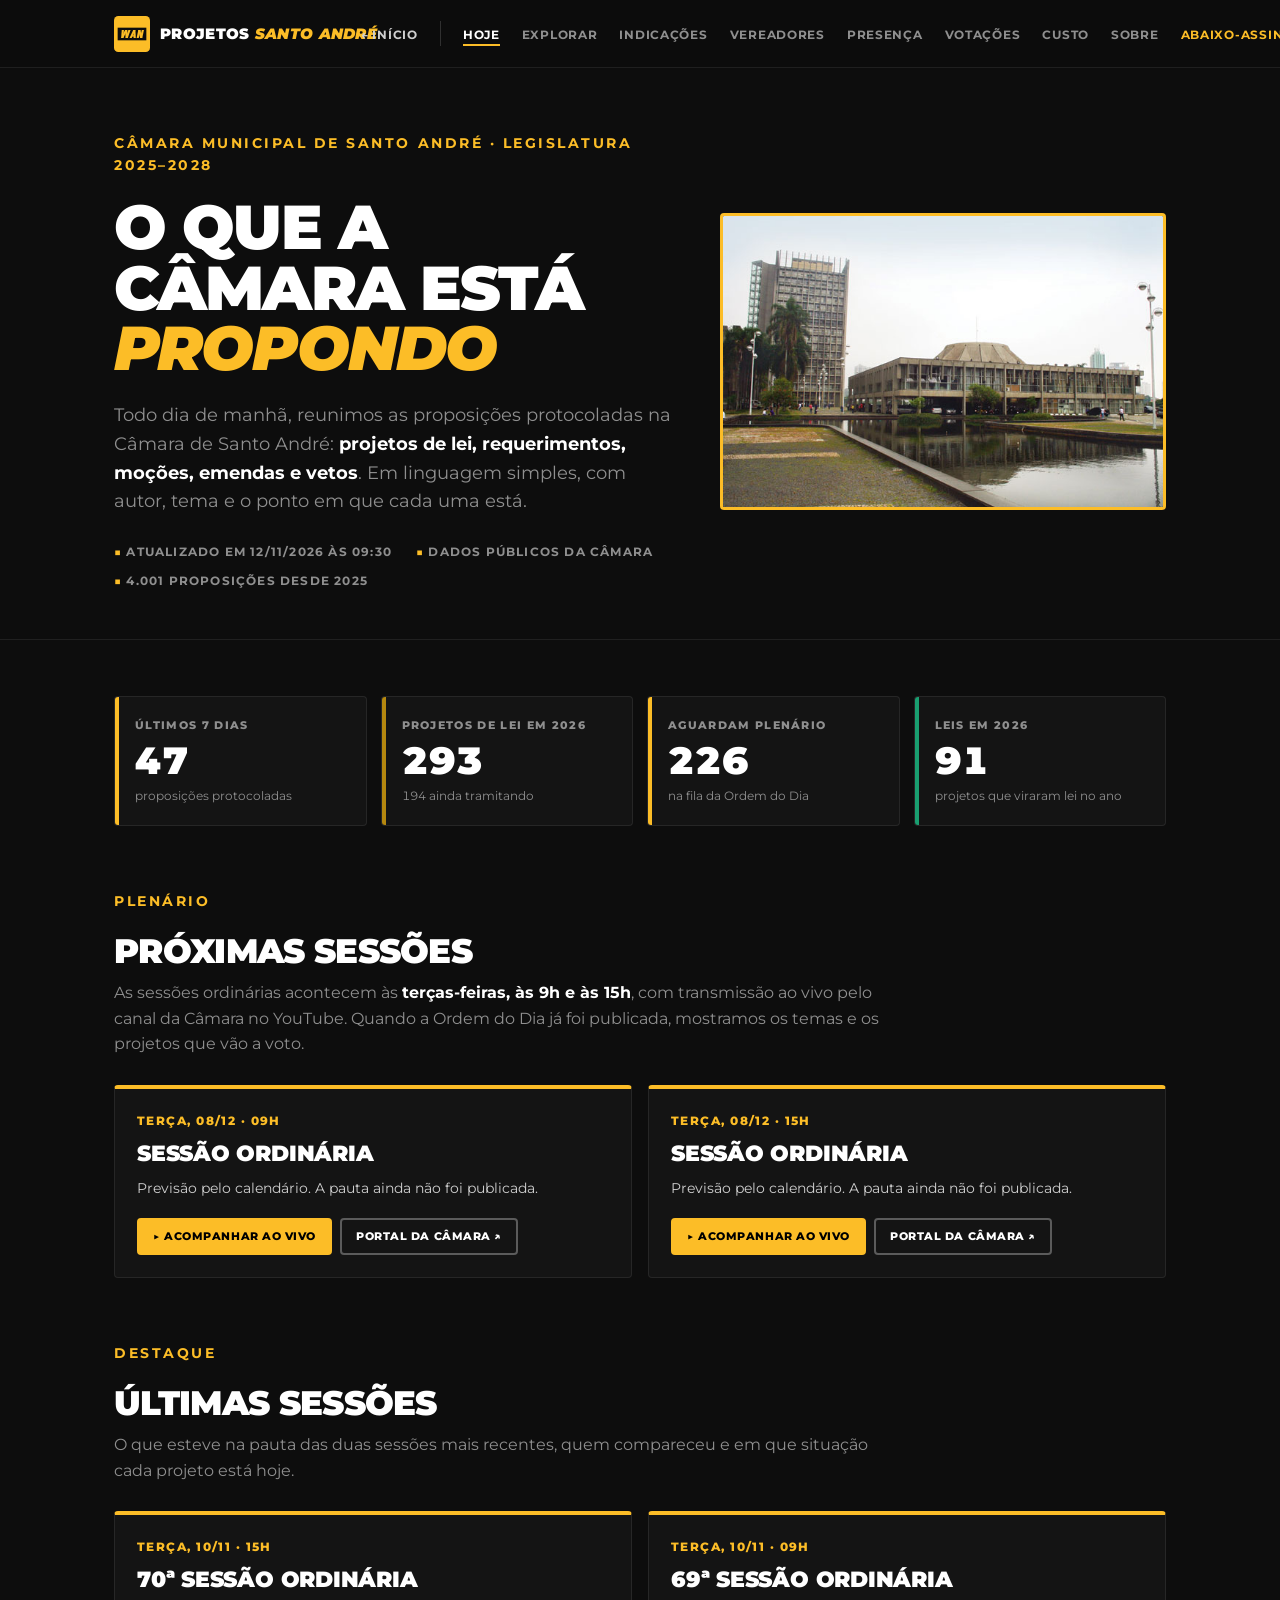
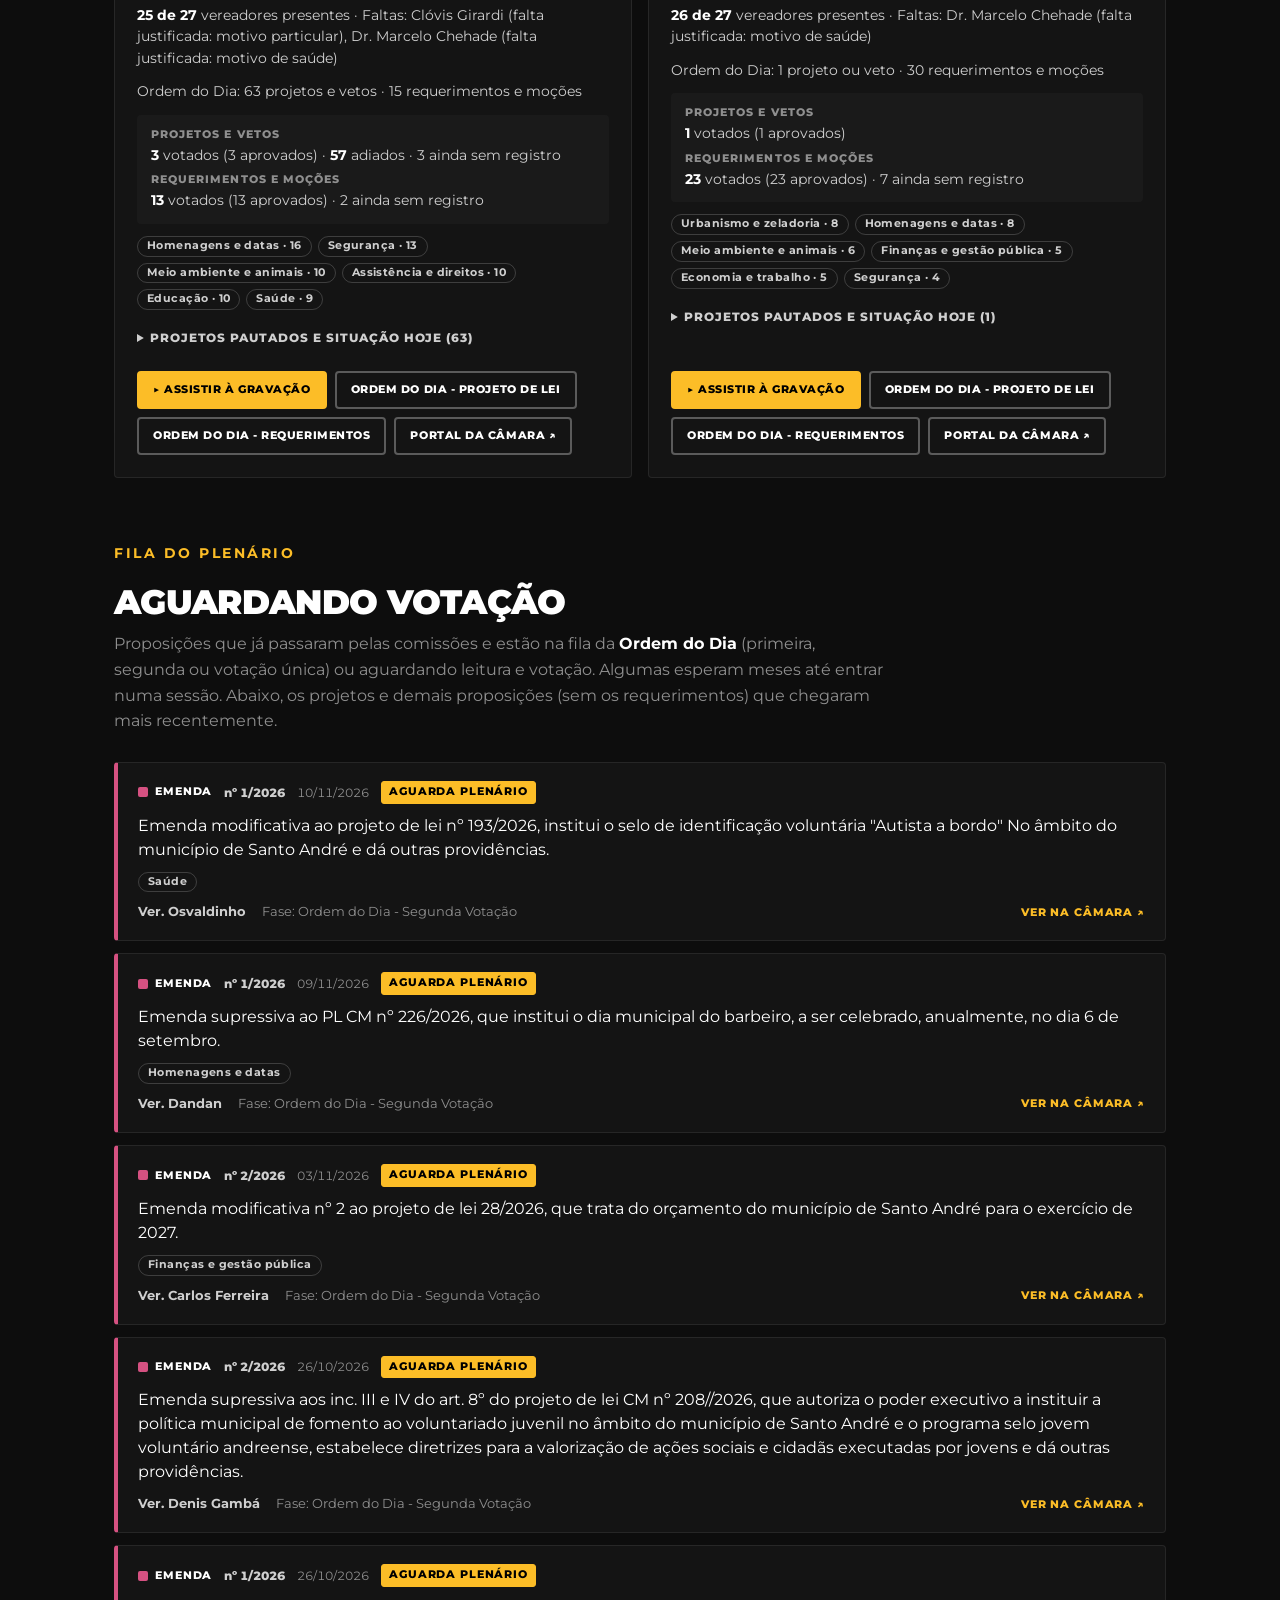
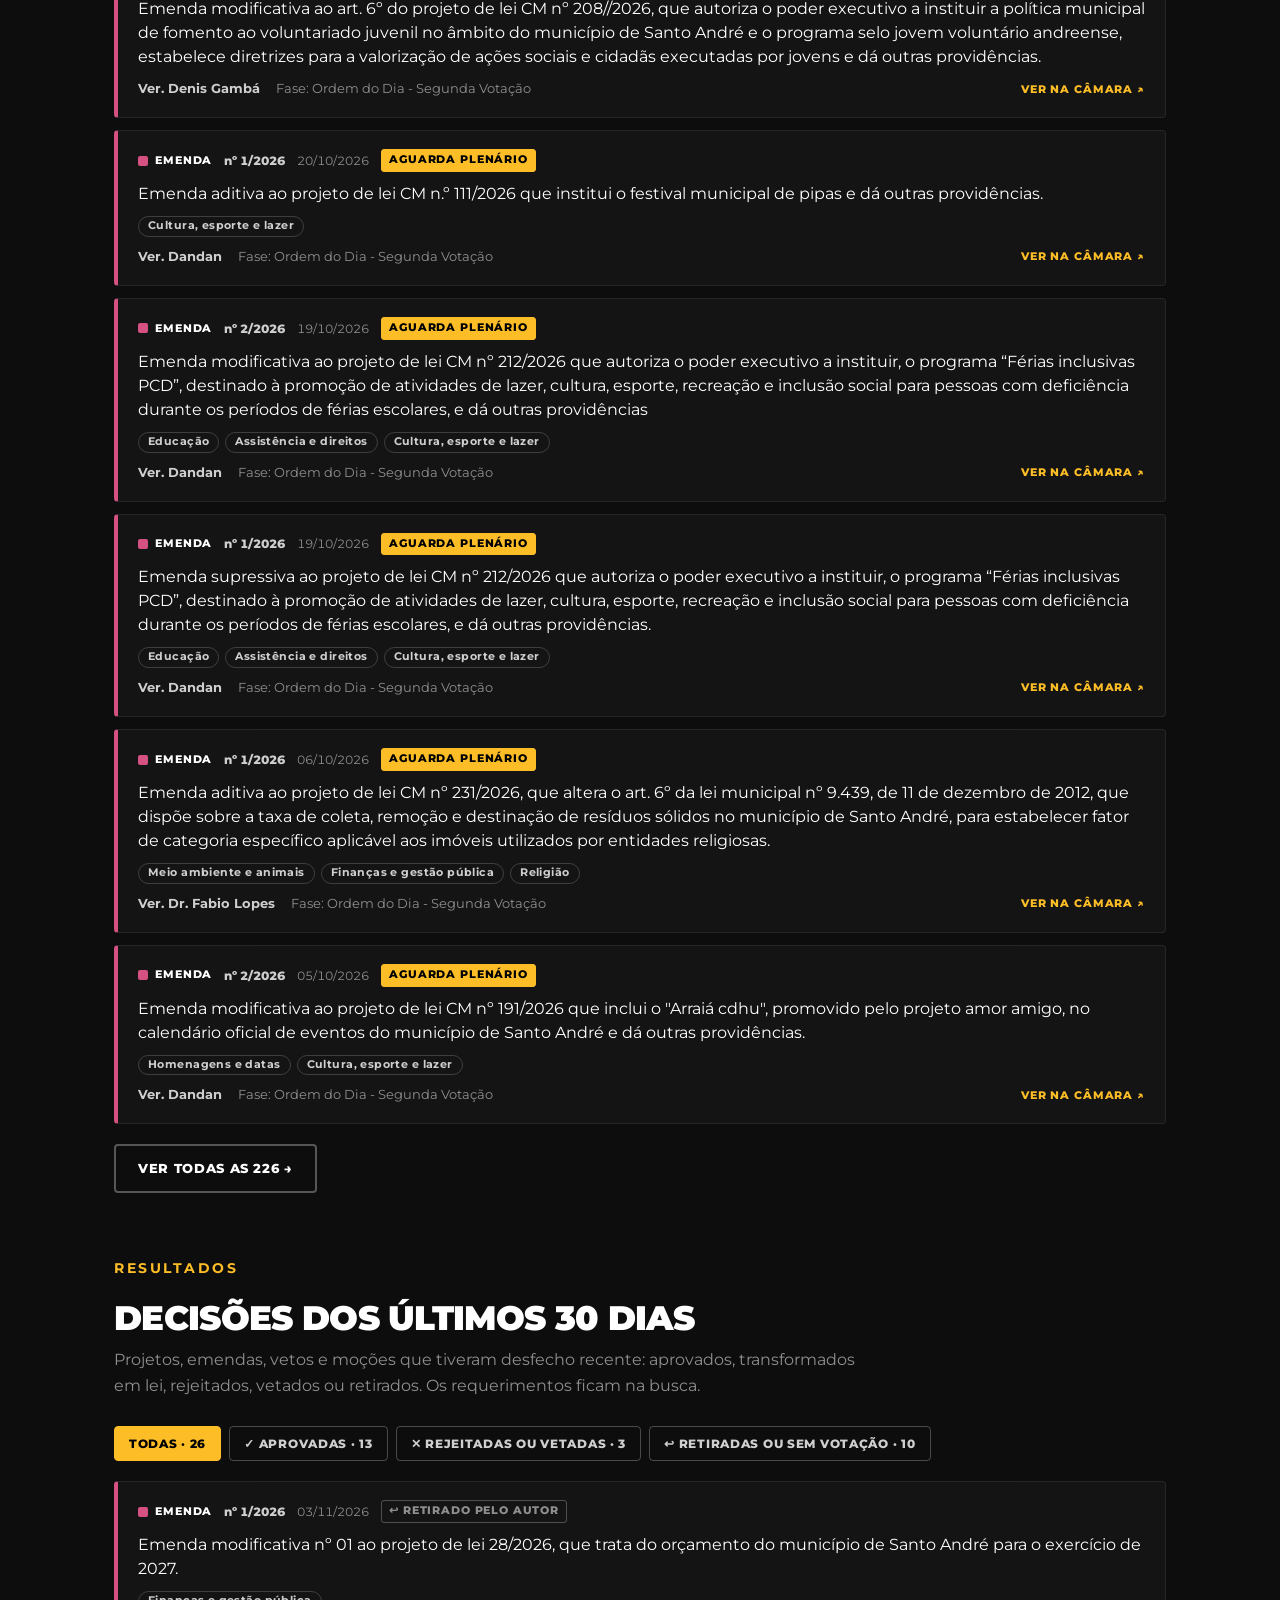
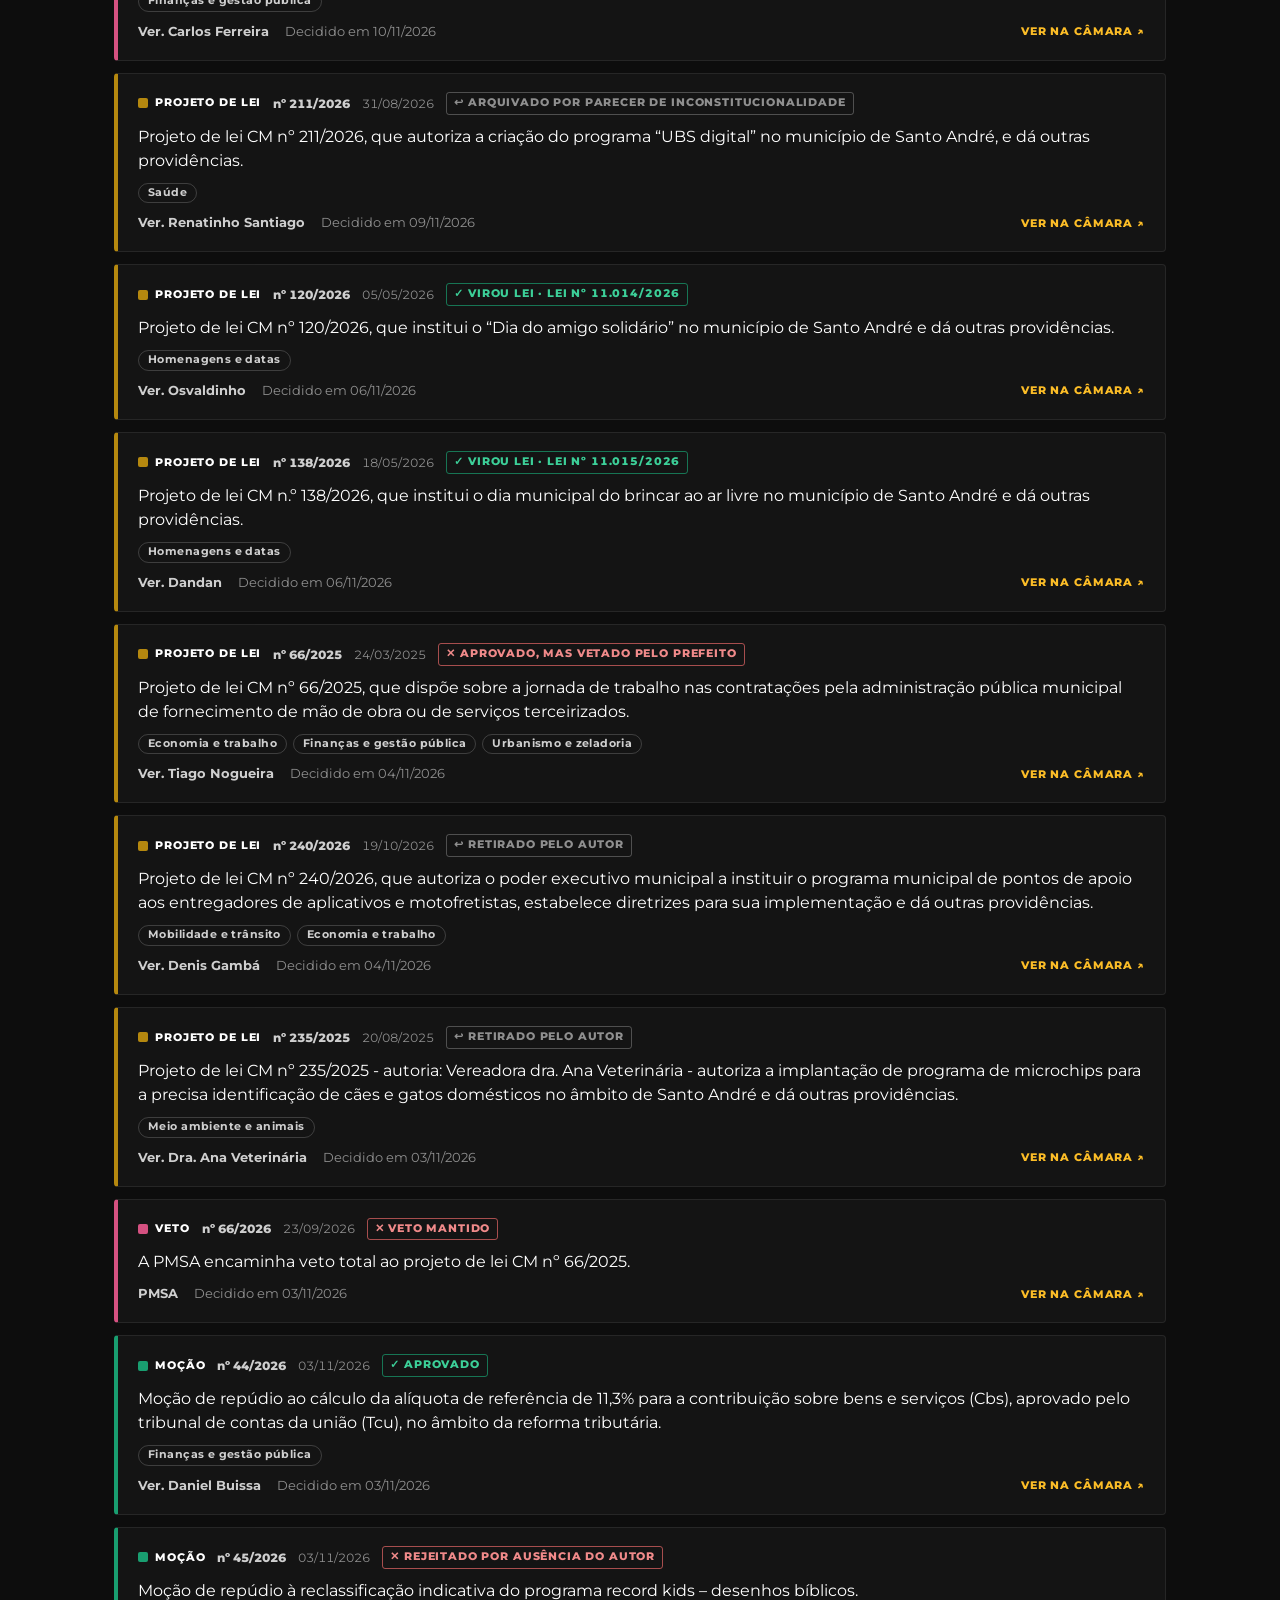
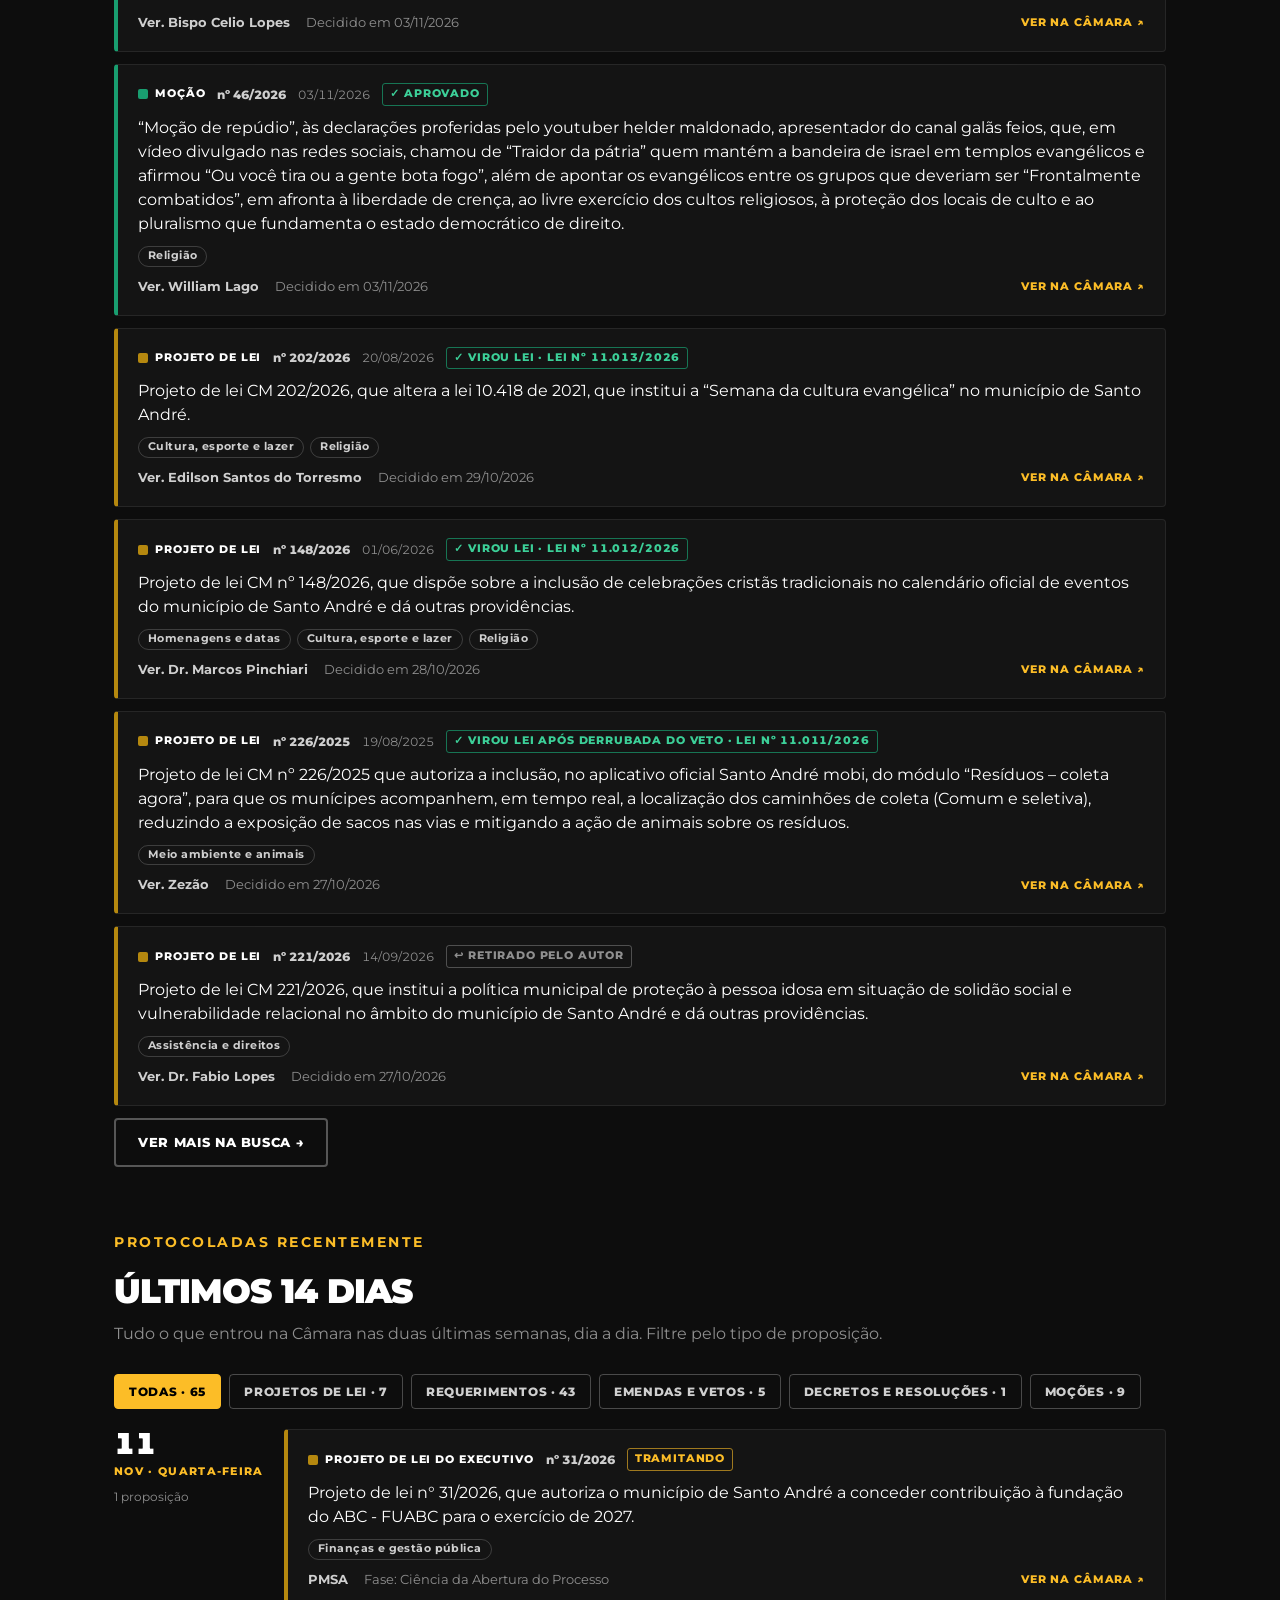
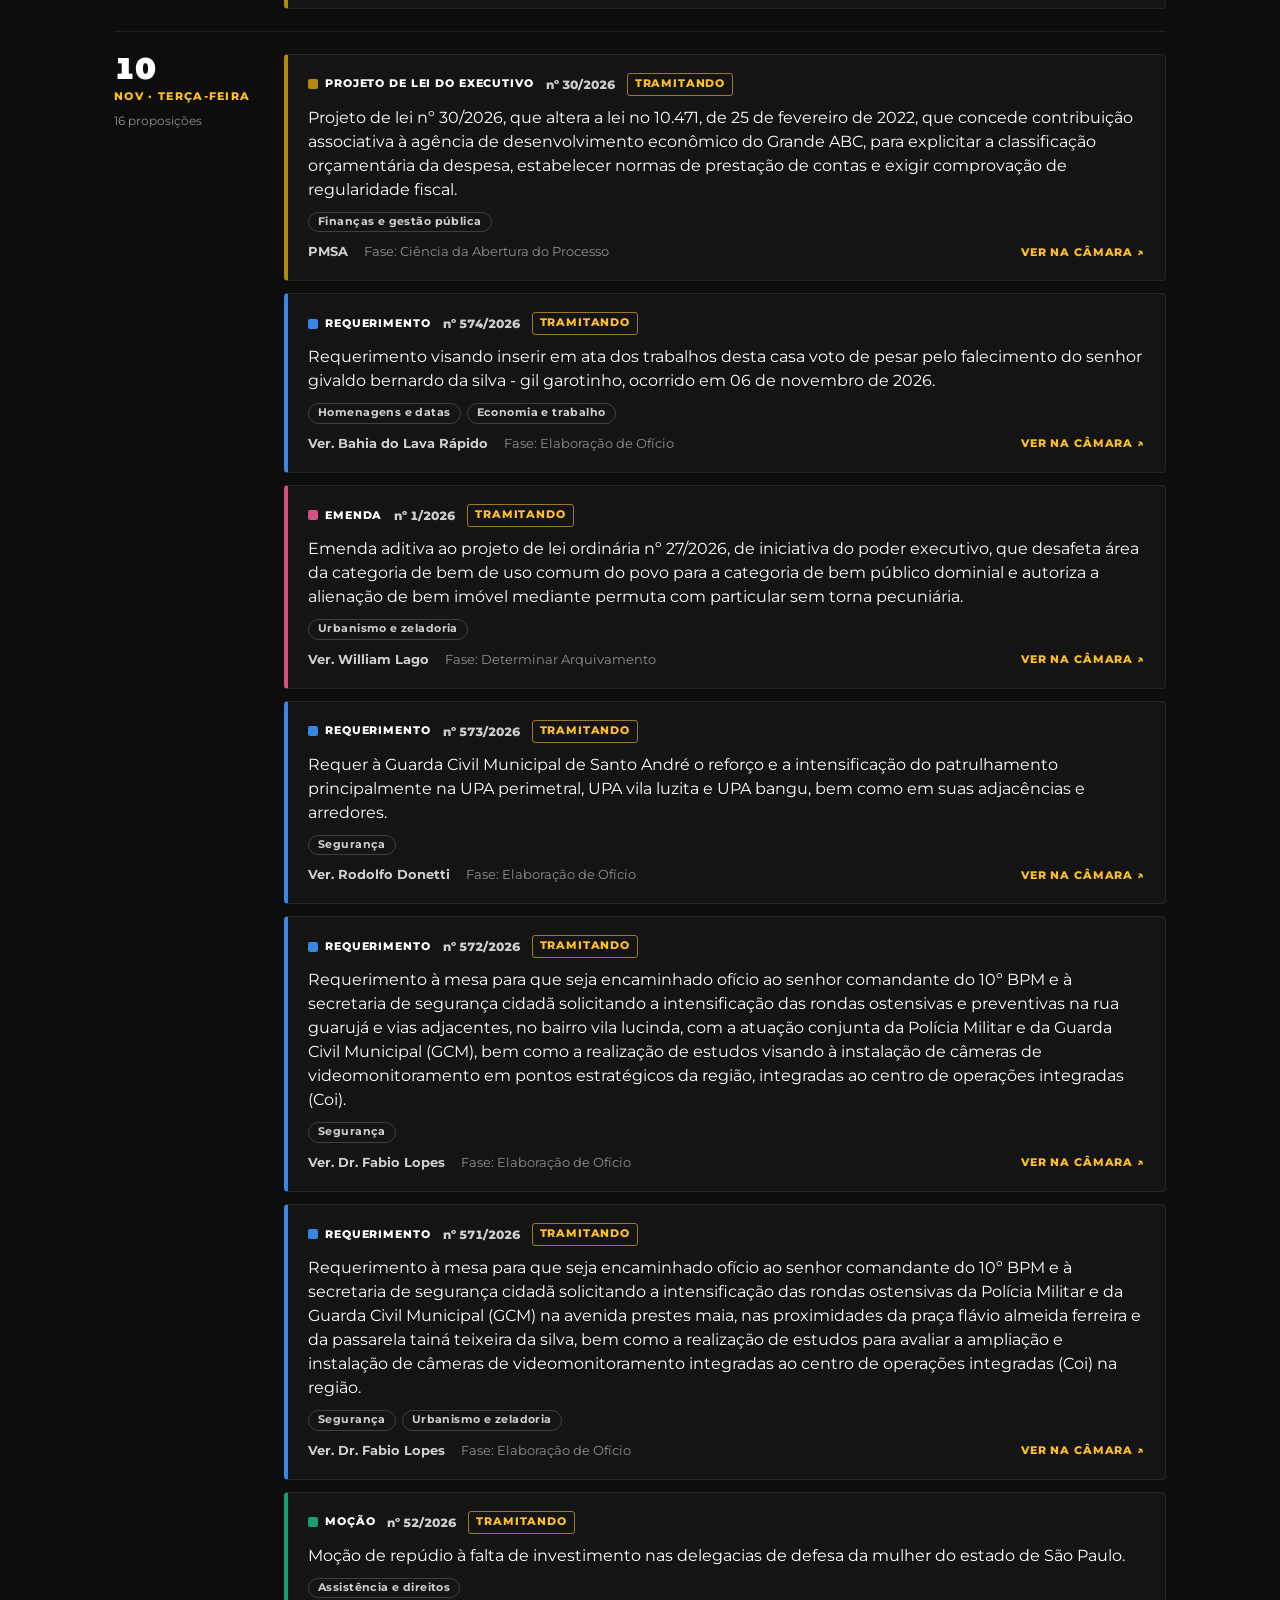
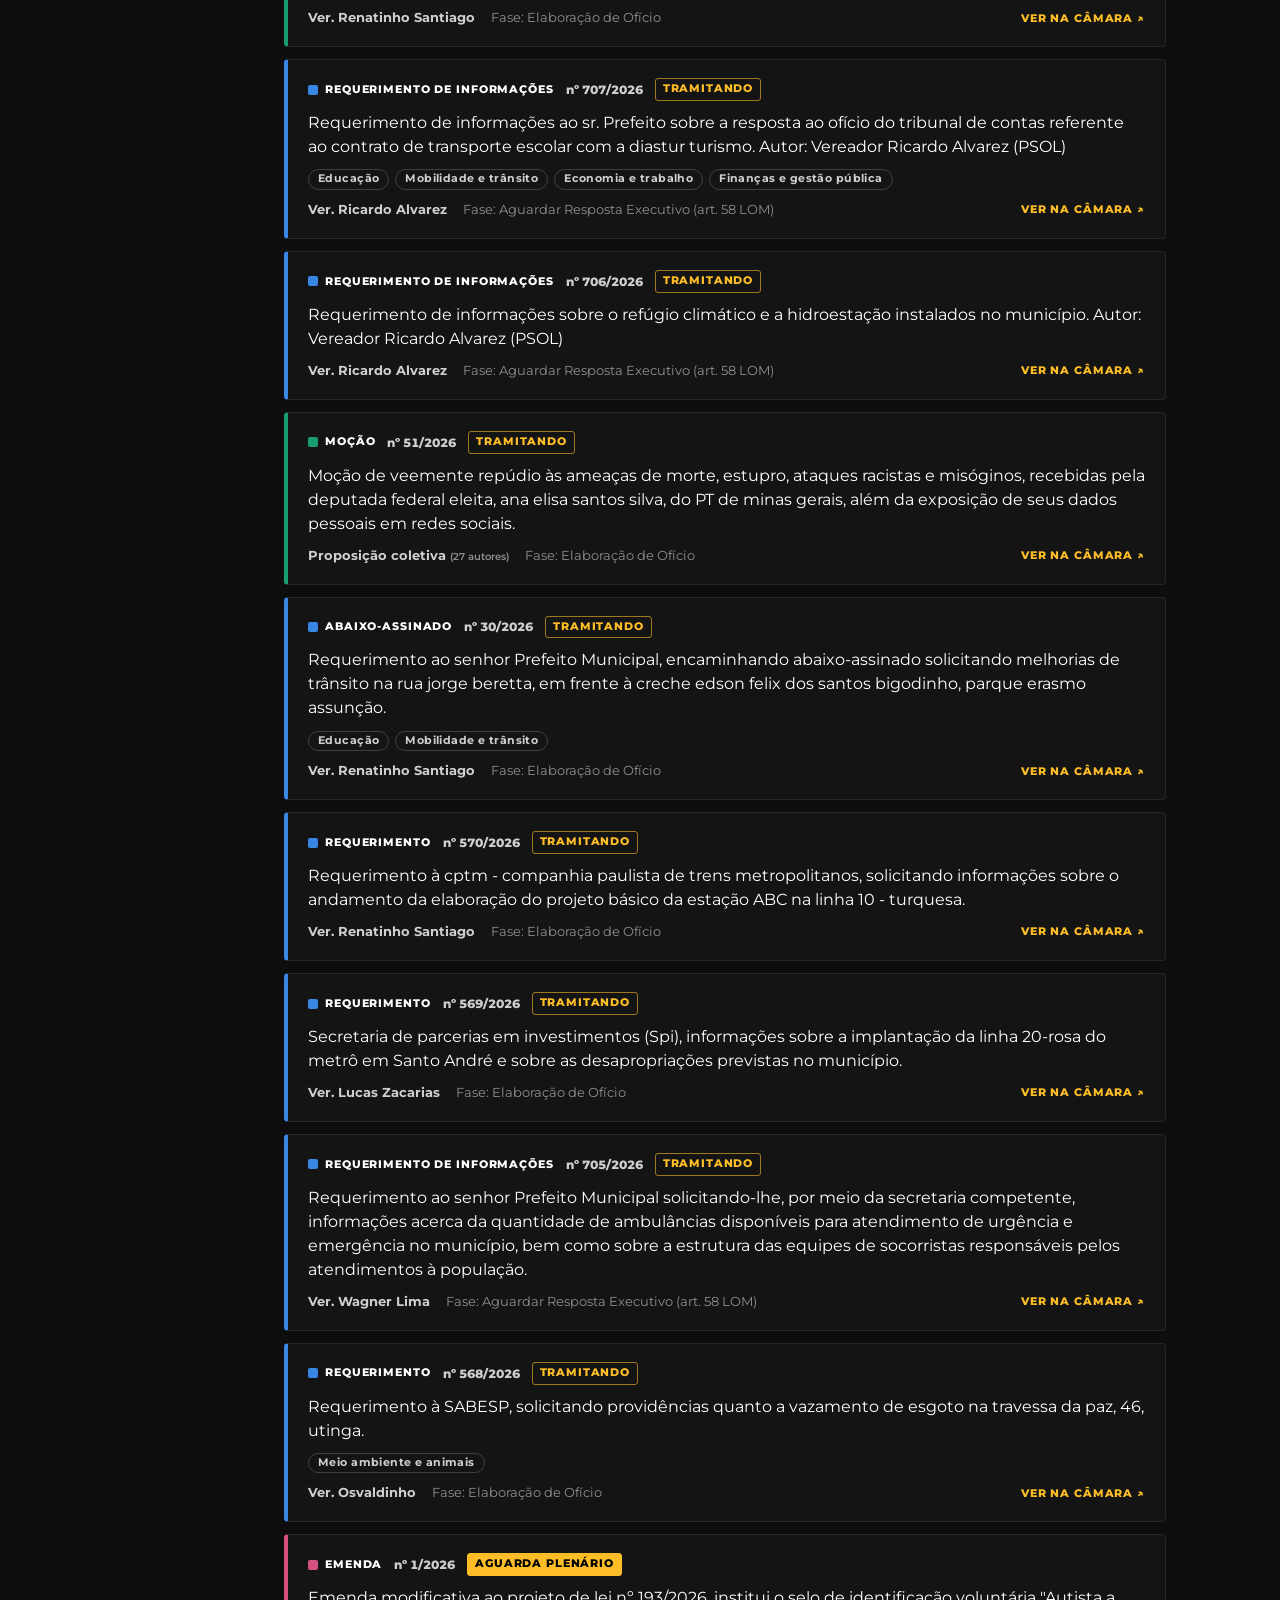
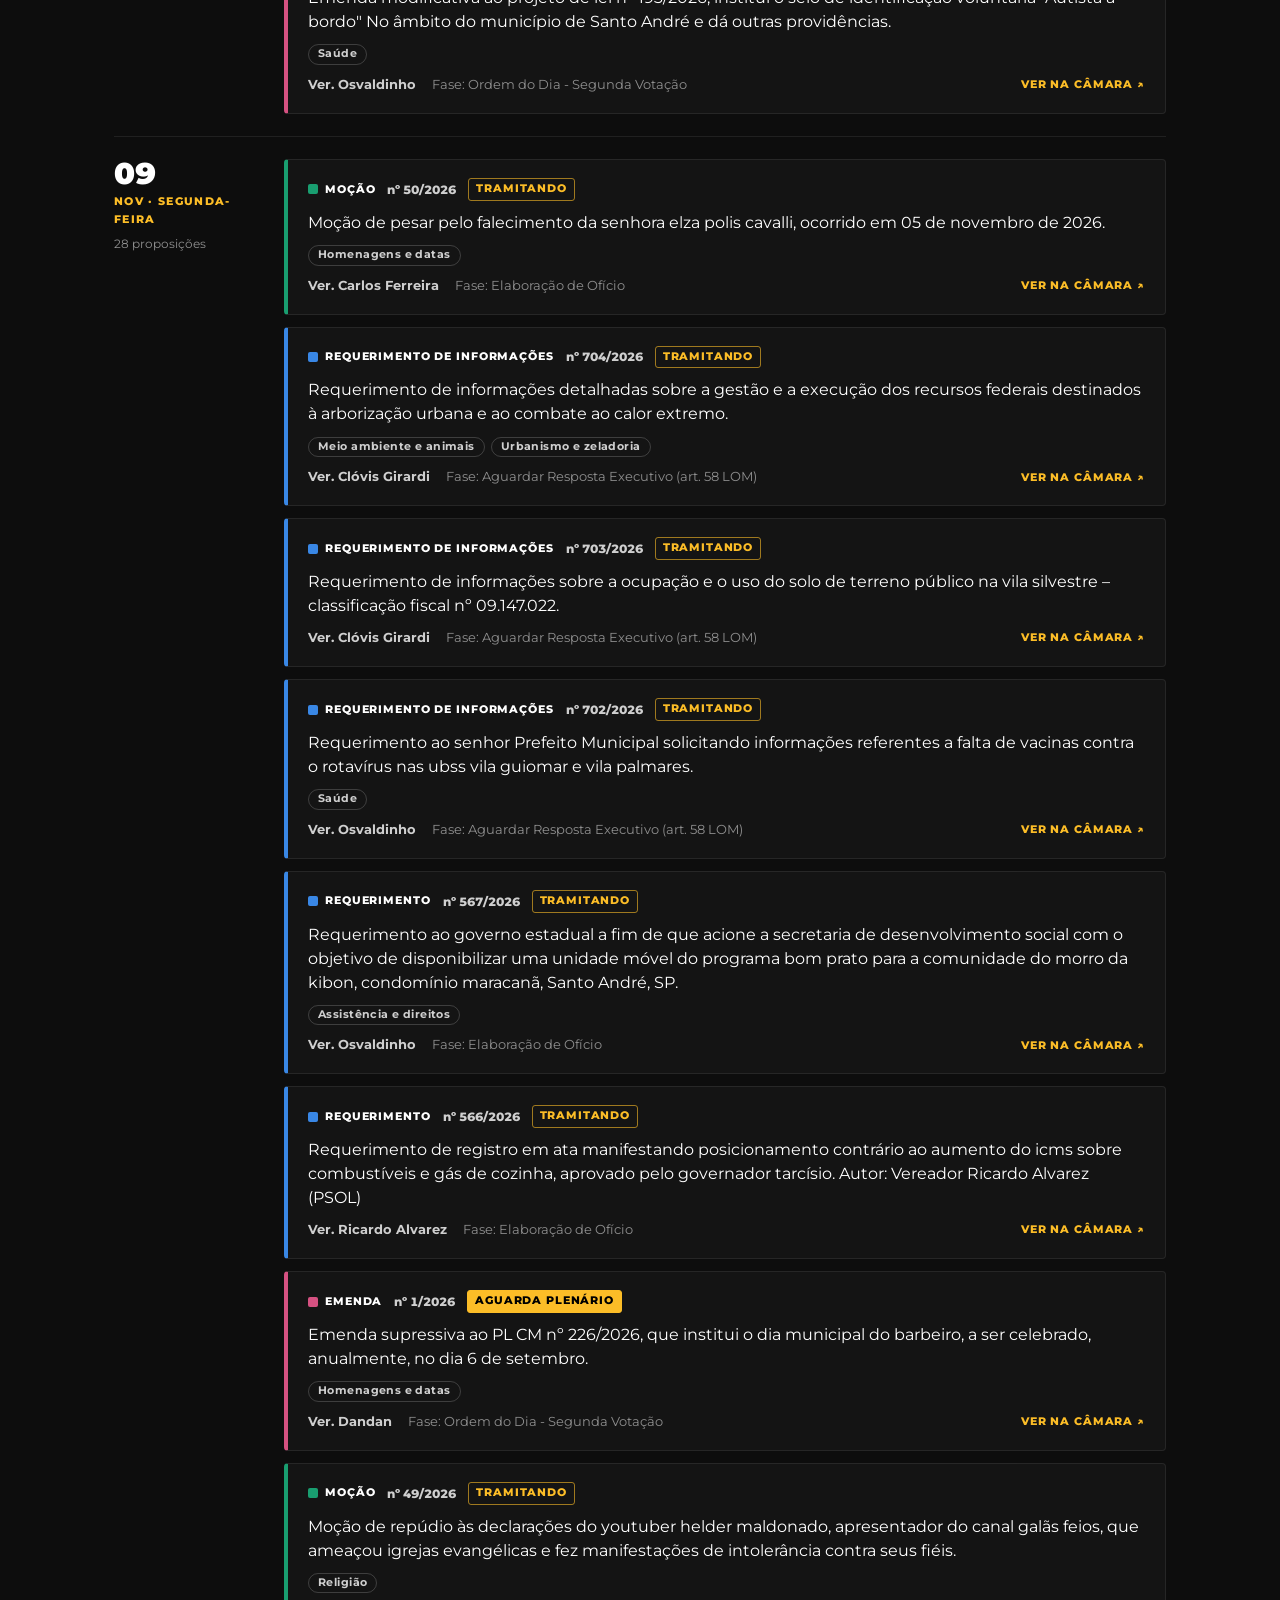
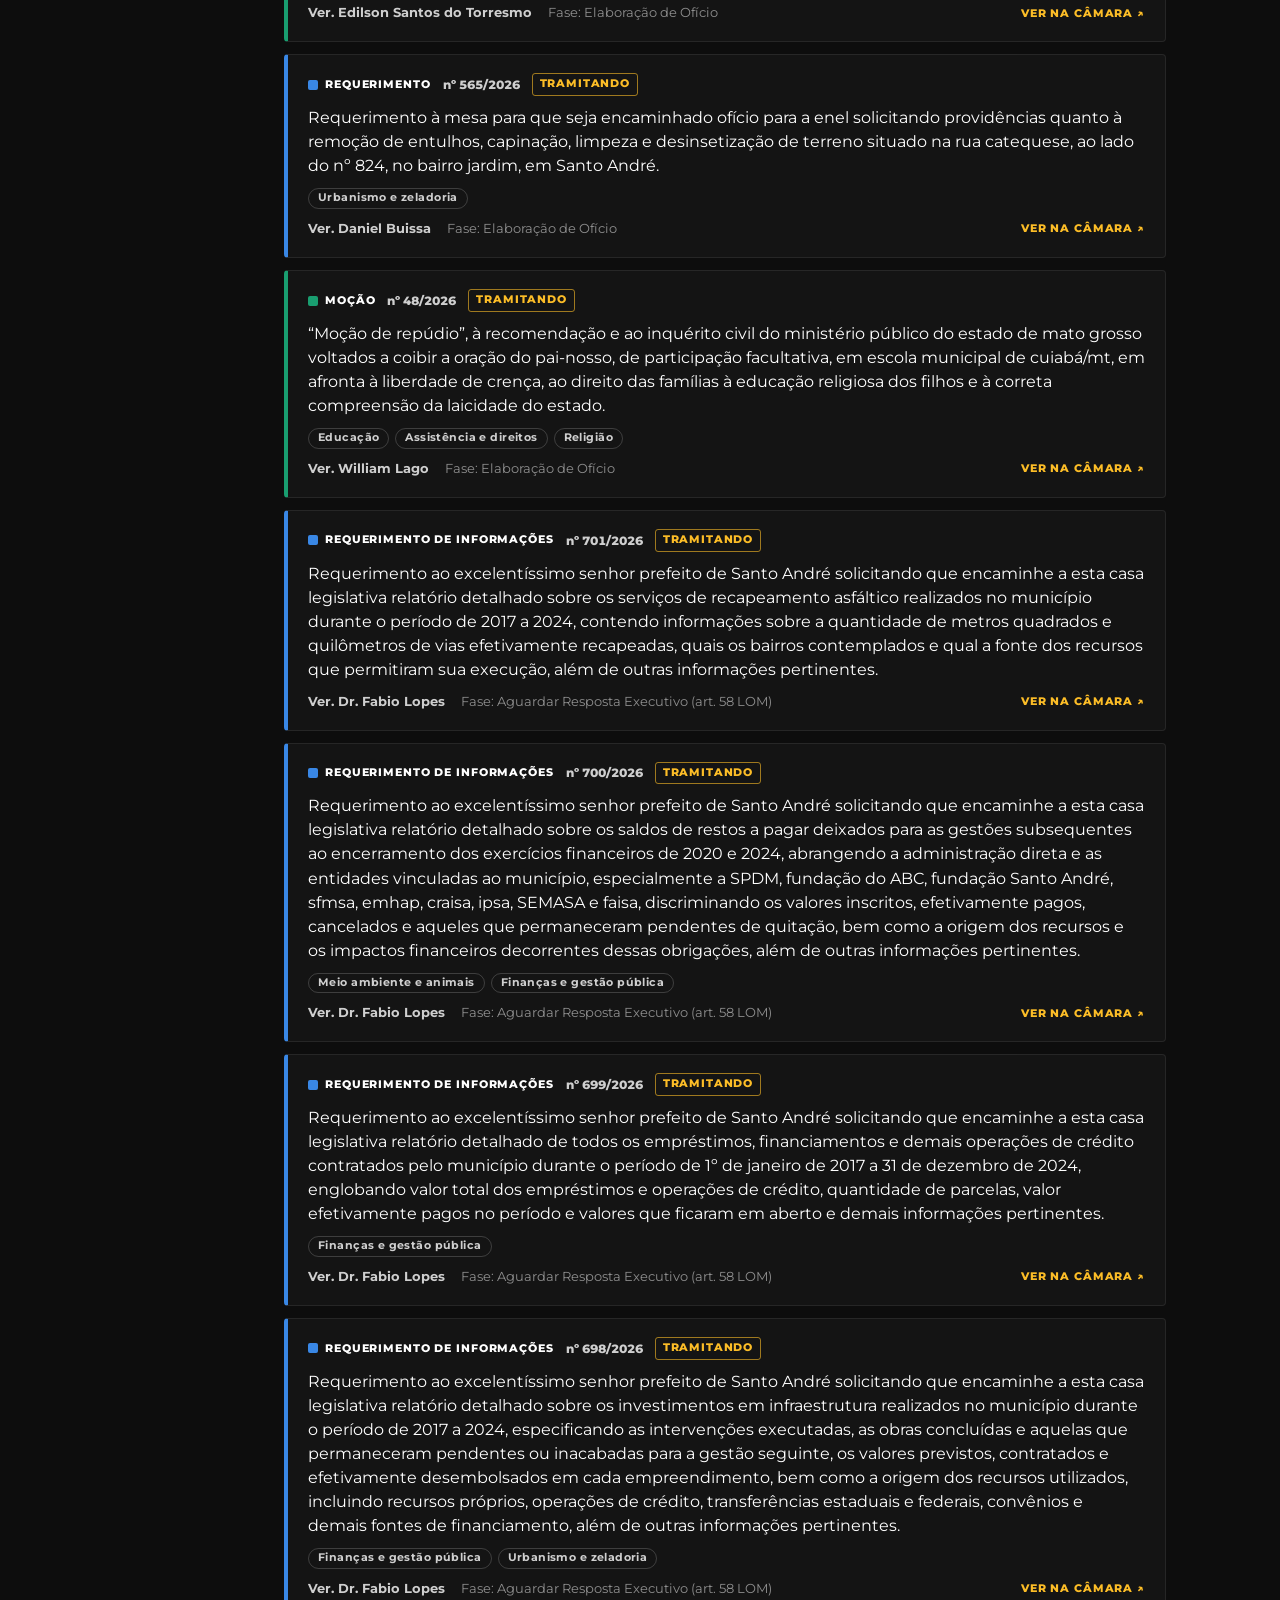
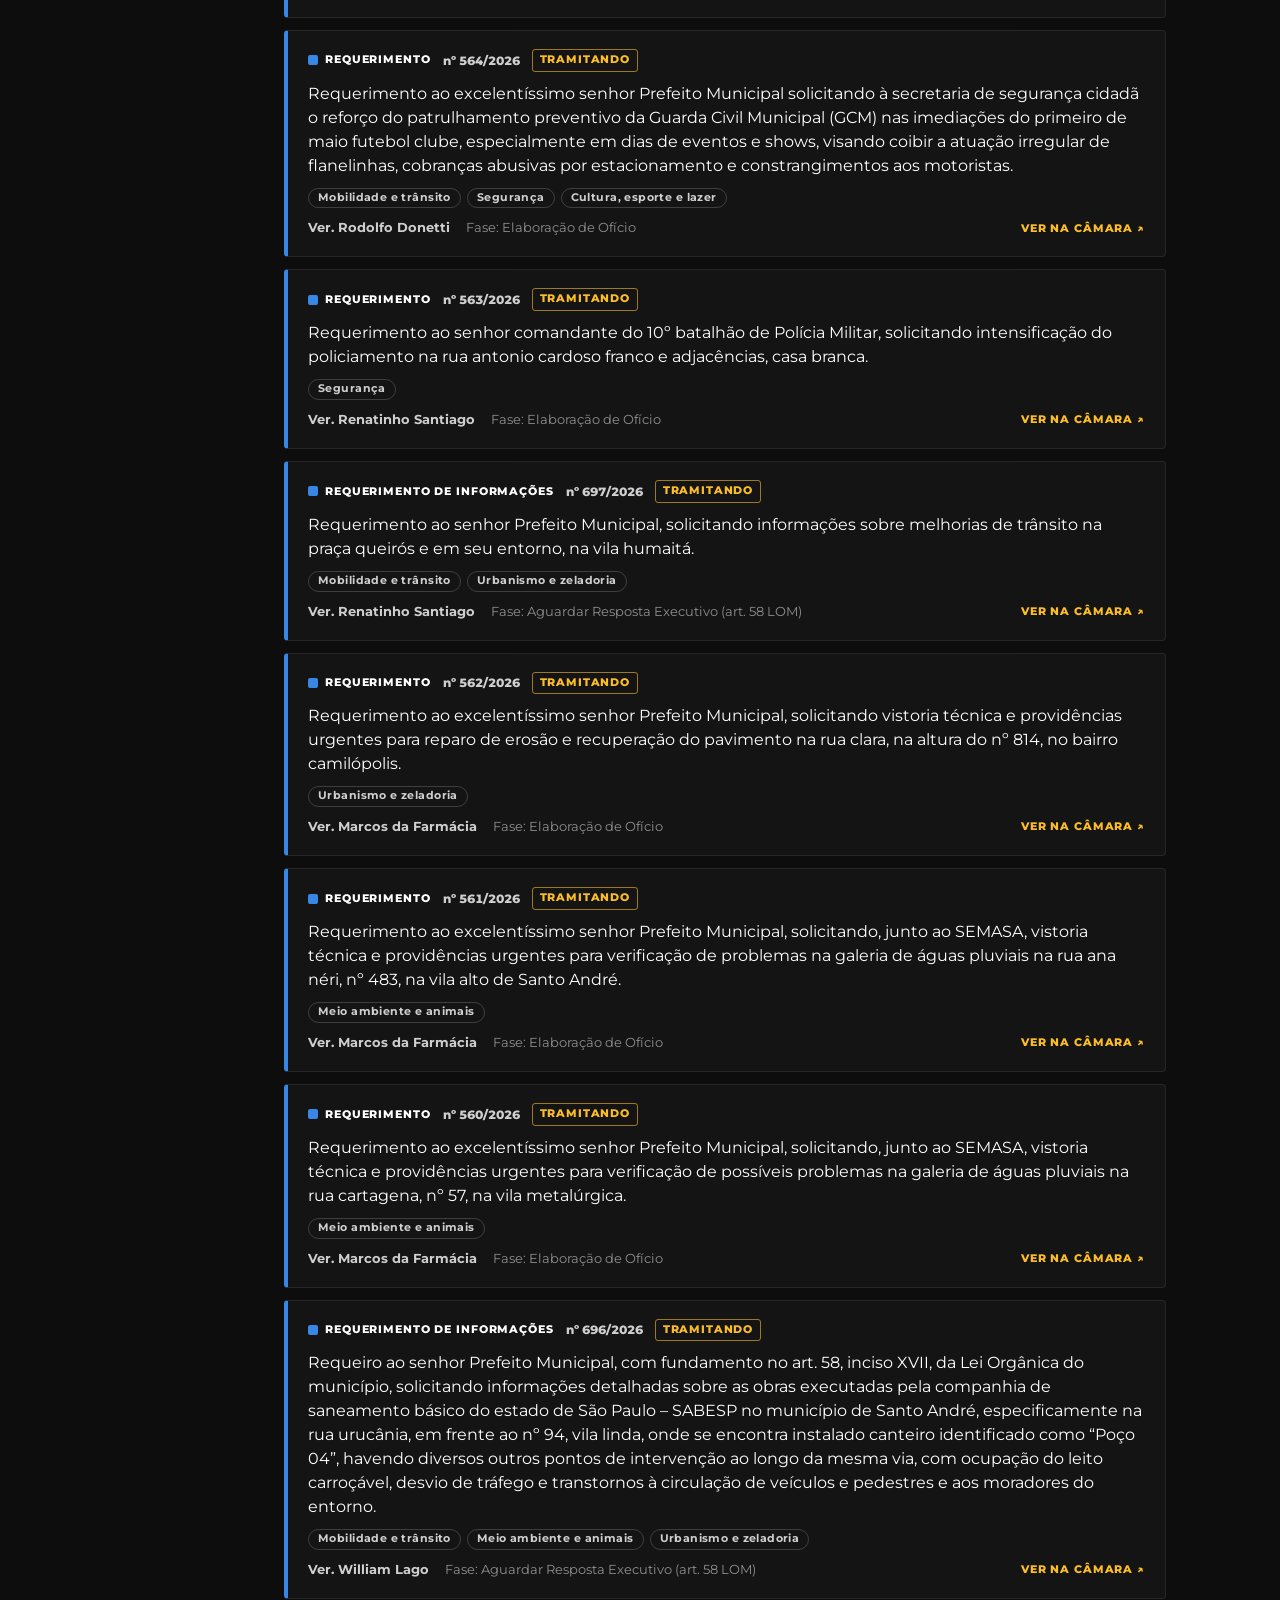
<file: docs/index.html>
<!DOCTYPE html>
<html lang="pt-BR">
<head>
  <meta charset="UTF-8" />
  <meta name="viewport" content="width=device-width, initial-scale=1.0" />
  <title>Projetos Santo André</title>
  <meta name="description" content="Todo dia, as novas proposições da Câmara Municipal de Santo André: projetos de lei, requerimentos, moções, emendas e o que está na pauta." />
  <meta property="og:title" content="Projetos Santo André — o que a Câmara está propondo" />
  <meta property="og:description" content="Atualizado todo dia com os dados públicos da Câmara Municipal de Santo André." />
  <link rel="icon" href="img/wan.svg" type="image/svg+xml" />
  <link rel="apple-touch-icon" href="img/wan_180.png" />
  <meta property="og:image" content="https://wellaraujo.com.br/projetos_santoandre/img/og.png" />
  <link rel="preconnect" href="https://fonts.googleapis.com" />
  <link rel="preconnect" href="https://fonts.gstatic.com" crossorigin />
  <link href="https://fonts.googleapis.com/css2?family=Montserrat:ital,wght@0,400;0,600;0,700;0,800;0,900;1,800;1,900&display=swap" rel="stylesheet" />
  <link rel="stylesheet" href="estilo.css?v=23" />
</head>
<body>

  <nav class="nav">
    <div class="nav__inner container">
      <a href="./" class="marca"><img class="marca__logo" src="img/wan.svg" alt="WAN" width="36" height="36" /><span class="marca__texto">Projetos <em>Santo André</em></span></a>
      <ul class="nav__links">
        <li class="nav__voltar"><a href="/" title="Página inicial de wellaraujo.com.br">← Início</a></li>
        <li><a href="./" aria-current="page">Hoje</a></li>
        <li><a href="explorar.html">Explorar</a></li>
        <li><a href="indicacoes.html">Indicações</a></li>
        <li><a href="vereadores.html">Vereadores</a></li>
        <li><a href="presenca.html">Presença</a></li>
        <li><a href="votacoes.html">Votações</a></li>
        <li><a href="custo.html">Custo</a></li>
        <li><a href="sobre.html">Sobre</a></li>
        <li><a href="abaixo-assinado.html" class="nav__cta">Abaixo-assinado</a></li>
      </ul>
    </div>
  </nav>

  <header class="hero">
    <div class="container hero__grade">
      <div>
        <p class="section-label">Câmara Municipal de Santo André · Legislatura 2025–2028</p>
        <h1 class="hero__title">O que a Câmara está <em>propondo</em></h1>
        <p class="hero__lede">Todo dia de manhã, reunimos as proposições protocoladas na Câmara de Santo André: <strong>projetos de lei, requerimentos, moções, emendas e vetos</strong>. Em linguagem simples, com autor, tema e o ponto em que cada uma está.</p>
        <div class="hero__meta"><span>Atualizado em <b data-atualizado>—</b></span><span>Dados públicos da Câmara</span><span id="h-total">—</span></div>
      </div>
      <img class="hero__foto" src="assets/camara-santo-andre.jpg" alt="Prédio da Câmara Municipal de Santo André, com o espelho d'água em frente" width="600" height="400" />
    </div>
  </header>

  <main>
    <section class="secao">
      <div class="container">
        <div class="kpis" id="kpis"></div>
      </div>
    </section>

    <section class="secao" id="proximas">
      <div class="container">
        <p class="section-label">Plenário</p>
        <h2 class="secao__titulo">Próximas sessões</h2>
        <p class="secao__intro">As sessões ordinárias acontecem às <strong>terças-feiras, às 9h e às 15h</strong>, com transmissão ao vivo pelo canal da Câmara no YouTube. Quando a Ordem do Dia já foi publicada, mostramos os temas e os projetos que vão a voto.</p>
        <div class="sessoes" id="l-proximas"></div>
      </div>
    </section>

    <section class="secao" id="ultimas">
      <div class="container">
        <p class="section-label">Destaque</p>
        <h2 class="secao__titulo">Últimas sessões</h2>
        <p class="secao__intro">O que esteve na pauta das duas sessões mais recentes, quem compareceu e em que situação cada projeto está hoje.</p>
        <div class="sessoes" id="l-ultimas"></div>
      </div>
    </section>

    <section class="secao" id="pauta">
      <div class="container">
        <p class="section-label">Fila do plenário</p>
        <h2 class="secao__titulo">Aguardando votação</h2>
        <p class="secao__intro">Proposições que já passaram pelas comissões e estão na fila da <strong>Ordem do Dia</strong> (primeira, segunda ou votação única) ou aguardando leitura e votação. Algumas esperam meses até entrar numa sessão. Abaixo, os projetos e demais proposições (sem os requerimentos) que chegaram mais recentemente.</p>
        <div class="lista" id="l-pauta"></div>
        <p style="margin-top:20px"><a class="btn btn--outline" id="ver-pauta" href="explorar.html?situacao=pauta">Ver todas</a></p>
      </div>
    </section>

    <section class="secao" id="decisoes">
      <div class="container">
        <p class="section-label">Resultados</p>
        <h2 class="secao__titulo">Decisões dos últimos 30 dias</h2>
        <p class="secao__intro">Projetos, emendas, vetos e moções que tiveram desfecho recente: aprovados, transformados em lei, rejeitados, vetados ou retirados. Os requerimentos ficam na busca.</p>
        <div class="chips" id="f-res" role="group" aria-label="Filtrar por resultado"></div>
        <div class="lista" id="l-decisoes" style="margin-top:20px"></div>
      </div>
    </section>

    <section class="secao" id="novas">
      <div class="container">
        <p class="section-label">Protocoladas recentemente</p>
        <h2 class="secao__titulo">Últimos 14 dias</h2>
        <p class="secao__intro">Tudo o que entrou na Câmara nas duas últimas semanas, dia a dia. Filtre pelo tipo de proposição.</p>
        <div class="chips" id="f-cat" role="group" aria-label="Filtrar por tipo"></div>
        <div id="l-novas" style="margin-top:20px"></div>
        <p style="margin-top:24px"><a class="btn btn--outline" href="explorar.html">Buscar em todas as proposições →</a></p>
      </div>
    </section>

    <section class="secao" id="movimentacoes">
      <div class="container">
        <p class="section-label">Andamento</p>
        <h2 class="secao__titulo">O que mudou de fase</h2>
        <p class="secao__intro">A cada coleta, comparamos a situação e a fase de cada proposição com o dia anterior. Aqui estão as mudanças mais recentes.</p>
        <div class="cartao"><div class="movs" id="l-movs"></div></div>
      </div>
    </section>
  </main>

  <footer class="footer">
    <div class="container footer__inner">
      <a href="./" class="marca"><img class="marca__logo" src="img/wan.svg" alt="WAN" width="36" height="36" /></a>
      <nav class="footer__links">
        <a href="/">← wellaraujo.com.br</a>
        <a href="./">Hoje</a>
        <a href="explorar.html">Explorar</a>
        <a href="indicacoes.html">Indicações</a>
        <a href="vereadores.html">Vereadores</a>
        <a href="presenca.html">Presença</a>
        <a href="votacoes.html">Votações</a>
        <a href="custo.html">Custo</a>
        <a href="sobre.html">Sobre</a>
        <a href="abaixo-assinado.html">Abaixo-assinado</a>
        <a href="privacidade.html">Privacidade</a>
      </nav>
      <p class="footer__info">Fonte: portal Câmara sem Papel, da Câmara Municipal de Santo André. Consulte sempre o texto oficial.</p>
    </div>
    <p class="footer__credito container">Desenvolvido por: <strong>Wellington Araujo Nogueira</strong> · <a href="mailto:wellingtonaraujonogueira@outlook.com">wellingtonaraujonogueira@outlook.com</a> · LinkedIn: <a href="https://www.linkedin.com/in/wellingtonaraujonogueira/" target="_blank" rel="noopener">linkedin.com/in/wellingtonaraujonogueira</a></p>
  </footer>

  <script src="app.js?v=3"></script>
  <script>
  (function () {
    var A = window.APP;
    // Sessões: a página decide pelo relógio de quem acessa o que é próxima, ao vivo ou já passou.
    var DIAS = ['domingo', 'segunda', 'terça', 'quarta', 'quinta', 'sexta', 'sábado'];
    var DURACAO = 4 * 3600 * 1000;
    function inicio(s) { return new Date(s.data + 'T' + s.hora + ':00-03:00'); }
    function quando(s) {
      var dia = DIAS[new Date(s.data + 'T12:00:00Z').getUTCDay()];
      return dia.charAt(0).toUpperCase() + dia.slice(1) + ', ' + A.data(s.data).slice(0, 5) + ' · ' + s.hora.replace(':00', 'h');
    }
    function proximaTerca(agora) {
      var d = new Date(agora);
      for (var i = 0; i < 8; i++) {
        var iso = d.toLocaleDateString('sv-SE', { timeZone: 'America/Sao_Paulo' });
        if (new Date(iso + 'T12:00:00Z').getUTCDay() === 2 &&new Date(iso + 'T15:00:00-03:00').getTime() + DURACAO > agora) return iso;
        d = new Date(d.getTime() + 86400000);
      }
    }
    function titulo(s) { return s.numero ? s.numero + 'ª Sessão ' + s.tipo : 'Sessão Ordinária'; }
    function resumoTemas(pauta) {
      var t = Object.keys(pauta.temas || {}).slice(0, 6);
      return t.length ? '<div class="temas">' + t.map(function (k) {
        return '<span class="tema">' + A.esc(k) + ' · ' + pauta.temas[k] + '</span>';
      }).join('') + '</div>' : '';
    }
    function contagem(itens) {
      var proj = itens.filter(function (i) { return !/Requerimento|Moção/.test(i.tipo); });
      var partes = [];
      if (proj.length) partes.push(proj.length + (proj.length > 1 ? ' projetos e vetos' : ' projeto ou veto'));
      var req = itens.length - proj.length;
      if (req) partes.push(req + (req > 1 ? ' requerimentos e moções' : ' requerimento ou moção'));
      return partes.join(' · ');
    }
    // Resultado de cada item na sessão (calculado pelo coletor a partir da tramitação e das pautas seguintes).
    var RES_SESSAO = {
      aprovado: ['ok', '✓ Aprovado'], rejeitado: ['nao', '✕ Rejeitado'], veto_mantido: ['nao', '✕ Veto mantido'],
      veto_derrubado: ['ok', '✓ Veto derrubado'], retirado: ['neutro', '↩ Retirado'], adiado: ['neutro', '⏸ Adiado'],
      aguardando: ['neutro', 'Aguardando registro'], sem_info: ['neutro', 'Sem registro']
    };
    var PESO = { aprovado: 0, rejeitado: 0, veto_mantido: 0, veto_derrubado: 0, retirado: 1, adiado: 2, aguardando: 3, sem_info: 3 };
    function seloResultado(item) {
      var r = item.resultado && RES_SESSAO[item.resultado.codigo];
      return r ? '<span class="sit sit--' + r[0] + '">' + r[1] + (item.resultado.codigo === 'aprovado' && /votação/.test(item.votacao) && item.votacao !== 'leitura e votação' ? ' em ' + item.votacao.replace(' votação', '') : '') + '</span>' : '';
    }
    function placar(s) {
      var pr = (s.placar || {}).projetos, rq = (s.placar || {}).requerimentos;
      if (!pr && !rq) return '';
      function n(o, k) { return (o && o[k]) || 0; }
      function linha(o, rotulo) {
        if (!o) return '';
        var votados = n(o, 'aprovado') + n(o, 'rejeitado') + n(o, 'veto_mantido') + n(o, 'veto_derrubado');
        var det = [];
        if (n(o, 'aprovado') + n(o, 'veto_derrubado')) det.push(n(o, 'aprovado') + n(o, 'veto_derrubado') + ' aprovados');
        if (n(o, 'rejeitado') + n(o, 'veto_mantido')) det.push(n(o, 'rejeitado') + n(o, 'veto_mantido') + ' rejeitados');
        var resto = [];
        if (n(o, 'adiado')) resto.push('<b>' + n(o, 'adiado') + '</b> adiados');
        if (n(o, 'retirado')) resto.push(n(o, 'retirado') + ' retirados');
        if (n(o, 'sem_info') + n(o, 'aguardando')) resto.push(n(o, 'sem_info') + n(o, 'aguardando') + ' ainda sem registro');
        return '<div class="placar__linha"><span class="placar__rot">' + rotulo + '</span><span><b>' + votados + '</b> votados' + (det.length ? ' (' + det.join(', ') + ')' : '') +
          (resto.length ? ' · ' + resto.join(' · ') : '') + '</span></div>';
      }
      return '<div class="placar">' + linha(pr, 'Projetos e vetos') + linha(rq, 'Requerimentos e moções') + '</div>';
    }
    function linhaItem(item, D) {
      var p = item.proposicao_id && D.porId[item.proposicao_id];
      var nome = A.esc(item.tipo) + (item.numero ? ' nº ' + item.numero + '/' + item.ano : '');
      return '<li>' + (item.resultado ? seloResultado(item) : '') + '<span class="sessao__voto">' + A.esc(item.votacao) + (item.adiada ? ' (já adiada antes)' : '') + '</span>' +
        '<strong>' + (p ? '<a href="' + A.linkCamara(p) + '" target="_blank" rel="noopener">' + nome + '</a>' : nome) + '</strong>' +
        (item.autor ? ' <span class="sessao__autor">· ' + A.esc(item.autor) + '</span>' : '') +
        '<span class="sessao__ementa">' + A.esc(A.frase(item.ementa).slice(0, 160)) + (item.ementa.length > 160 ? '…' : '') + '</span>' +
        (p ? '<span class="sessao__agora">Hoje: ' + A.situacaoHtml(p) + '</span>' : '') + '</li>';
    }
    function cartaoSessao(s, D, S, modo) {
      var agora = Date.now(), ini = s.data ? inicio(s).getTime() : 0;
      var aoVivo = ini && agora >= ini - 15 * 60000 && agora < ini + DURACAO;
      var pauta = s.pauta || { itens: [], temas: {} };
      var projetos = pauta.itens.filter(function (i) { return !/Requerimento|Moção/.test(i.tipo); });
      // Votados primeiro, depois retirados, adiados e sem registro.
      projetos.sort(function (a, b) {
        var pa = a.resultado ? PESO[a.resultado.codigo] : a.adiada, pb = b.resultado ? PESO[b.resultado.codigo] : b.adiada;
        return (pa - pb) || (a.ordem - b.ordem);
      });
      var docs = (s.docs || []).filter(function (d) { return /ordem do dia/i.test(d.titulo); });
      var video = modo === 'ultima'
        ? (s.video ? '<a class="btn btn--yellow btn--sm" href="https://www.youtube.com/watch?v=' + s.video + '" target="_blank" rel="noopener">▶ Assistir à gravação</a>' : '<a class="btn btn--outline btn--sm" href="' + S.canal + '" target="_blank" rel="noopener">▶ Gravações no YouTube</a>')
        : '<a class="btn btn--yellow btn--sm" href="' + S.ao_vivo + '" target="_blank" rel="noopener">▶ ' + (aoVivo ? 'Assistir agora' : 'Acompanhar ao vivo') + '</a>';
      var pres = s.presenca && s.presenca.total ? '<p class="sessao__pres"><strong>' + s.presenca.presentes + ' de ' + s.presenca.total + '</strong> vereadores presentes' +
        (s.presenca.ausentes.length ? ' · Faltas: ' + s.presenca.ausentes.map(function (a) { return A.esc(a.nome) + (a.situacao !== 'Ausente' ? ' (' + A.esc(a.situacao.toLowerCase()) + (a.motivo ? ': ' + A.esc(a.motivo.toLowerCase()) : '') + ')' : ''); }).join(', ') : '') + '</p>' : '';
      var corpoPauta = pauta.itens.length
        ? '<p class="sessao__conta">Ordem do Dia: ' + contagem(pauta.itens) + '</p>' + (modo === 'ultima' ? placar(s) : '') + resumoTemas(pauta) +
          (projetos.length ? '<details class="sessao__itens"' + (modo === 'proxima' ? ' open' : '') + '><summary>' + (modo === 'ultima' ? 'Projetos pautados e situação hoje' : 'Projetos que vão a voto') + ' (' + projetos.length + ')</summary><ul>' +
            projetos.map(function (i) { return linhaItem(i, D); }).join('') + '</ul></details>' : '')
        : '<p class="sessao__conta">' + (s.previsto ? 'Previsão pelo calendário. A pauta ainda não foi publicada.' : 'A Ordem do Dia ainda não foi publicada.') + '</p>';
      return '<article class="sessao' + (aoVivo ? ' sessao--vivo' : '') + '">' +
        '<div class="sessao__topo"><span class="sessao__quando">' + quando(s) + '</span>' + (aoVivo ? '<span class="sit sit--pauta">● Ao vivo</span>' : '') + '</div>' +
        '<h3 class="sessao__titulo">' + A.esc(titulo(s)) + '</h3>' + pres + corpoPauta +
        '<div class="sessao__acoes">' + video + docs.map(function (d) {
          return '<a class="btn btn--outline btn--sm" href="' + d.url + '" target="_blank" rel="noopener">' + A.esc(d.titulo.replace(/ - Nº.*$/, '').replace('Pauta para ', '')) + '</a>';
        }).join('') + '<a class="btn btn--outline btn--sm" href="' + S.portal + '" target="_blank" rel="noopener">Portal da Câmara ↗</a></div></article>';
    }
    function desenhaSessoes(D) {
      fetch('dados/sessoes.json', { cache: 'no-cache' }).then(function (r) { return r.json(); }).then(function (S) {
        var agora = Date.now();
        var lista = S.sessoes.filter(function (s) { return /Ordinária|Extraordinária/.test(s.tipo); });
        var futuras = lista.filter(function (s) { return inicio(s).getTime() + DURACAO > agora; })
          .sort(function (a, b) { return inicio(a) - inicio(b); });
        // Completa o próximo dia de sessão com os horários que o portal ainda não publicou.
        var dia = futuras.length ? futuras[0].data : proximaTerca(agora);
        ['09:00', '15:00'].forEach(function (h) {
          if (!futuras.some(function (s) { return s.data === dia && s.hora === h; })) futuras.push({ data: dia, hora: h, tipo: 'Ordinária', previsto: true });
        });
        futuras.sort(function (a, b) { return inicio(a) - inicio(b); });
        var passadas = lista.filter(function (s) { return inicio(s).getTime() + DURACAO <= agora; })
          .sort(function (a, b) { return inicio(b) - inicio(a); }).slice(0, 2);
        document.getElementById('l-proximas').innerHTML = futuras.slice(0, 2).map(function (s) { return cartaoSessao(s, D, S, 'proxima'); }).join('');
        document.getElementById('l-ultimas').innerHTML = passadas.map(function (s) { return cartaoSessao(s, D, S, 'ultima'); }).join('') ||
          '<p class="vazio">Nenhuma sessão recente encontrada.</p>';
      }).catch(function () {
        document.getElementById('l-proximas').innerHTML = '<p class="vazio">Não foi possível carregar as sessões.</p>';
      });
    }

    A.carregar().then(function (D) {
      var P = D.proposicoes;
      desenhaSessoes(D);
      var ref = new Date(D.atualizado_em.slice(0, 10) + 'T12:00:00');
      function diasAtras(n) { var d = new Date(ref); d.setDate(d.getDate() - n); return A.diaISO(d); }
      var ano = D.atualizado_em.slice(0, 4);
      var semana = P.filter(function (p) { return p.data.slice(0, 10) > diasAtras(7); });
      var pauta = P.filter(A.naPauta);
      var pls = P.filter(function (p) { return p.categoria === 'Projetos de lei' && String(p.ano) === ano; });

      document.getElementById('h-total').textContent = A.int(P.length) + ' proposições desde 2025';
      document.getElementById('kpis').innerHTML = [
        ['Últimos 7 dias', semana.length, 'proposições protocoladas', 'var(--yellow)'],
        ['Projetos de lei em ' + ano, pls.length, pls.filter(function (p) { return p.situacao === 'Tramitando'; }).length + ' ainda tramitando', 'var(--c-pl)'],
        ['Aguardam plenário', pauta.length, 'na fila da Ordem do Dia', 'var(--yellow)'],
        ['Leis em ' + ano, P.filter(function (p) { return p.desfecho && p.desfecho.codigo === 'lei' && (p.desfecho.data || '').slice(0, 4) === ano; }).length, 'projetos que viraram lei no ano', '#199e70']
      ].map(function (k) {
        return '<div class="kpi" style="--kpi-cor:' + k[3] + '"><div class="kpi__rotulo">' + k[0] + '</div><div class="kpi__valor">' + A.int(k[1]) + '</div><div class="kpi__sub">' + k[2] + '</div></div>';
      }).join('');

      document.getElementById('l-pauta').innerHTML = pauta.length
        ? pauta.filter(function (p) { return p.categoria !== 'Requerimentos'; }).slice(0, 10).map(function (p) { return A.cartao(p); }).join('')
        : '<p class="vazio">Nenhuma proposição aguardando plenário neste momento.</p>';
      document.getElementById('ver-pauta').textContent = 'Ver todas as ' + A.int(pauta.length) + ' →';

      // Decisões recentes (desfecho com data nos últimos 30 dias), sem requerimentos.
      var decisoes = P.filter(function (p) {
        return p.desfecho && p.desfecho.data > diasAtras(30) && p.categoria !== 'Requerimentos' && p.desfecho.codigo !== 'acessorio';
      }).sort(function (a, b) { return a.desfecho.data < b.desfecho.data ? 1 : -1; });
      var fRes = document.getElementById('f-res'), grupoRes = '';
      var nomesGrupo = [['', 'Todas'], ['ok', '✓ Aprovadas'], ['nao', '✕ Rejeitadas ou vetadas'], ['neutro', '↩ Retiradas ou sem votação']];
      fRes.innerHTML = nomesGrupo.map(function (g) {
        var q = decisoes.filter(function (p) { return !g[0] || A.GRUPO[p.desfecho.codigo] === g[0]; }).length;
        return '<button type="button" data-v="' + g[0] + '" aria-pressed="' + (g[0] === '') + '">' + g[1] + ' · ' + q + '</button>';
      }).join('');
      fRes.addEventListener('click', function (e) {
        var b = e.target.closest('button'); if (!b) return;
        grupoRes = b.dataset.v;
        fRes.querySelectorAll('button').forEach(function (x) { x.setAttribute('aria-pressed', x === b); });
        desenhaDecisoes();
      });
      function desenhaDecisoes() {
        var l = decisoes.filter(function (p) { return !grupoRes || A.GRUPO[p.desfecho.codigo] === grupoRes; });
        document.getElementById('l-decisoes').innerHTML = l.length
          ? l.slice(0, 15).map(function (p) { return A.cartao(p); }).join('') + (l.length > 15 ? '<p><a class="btn btn--outline" href="explorar.html?resultado=' + (grupoRes ? '_' + grupoRes : '') + '">Ver mais na busca →</a></p>' : '')
          : '<p class="vazio">Nenhuma decisão registrada no período.</p>';
      }
      desenhaDecisoes();

      // Últimos 14 dias, agrupados por data de protocolo.
      var recentes = P.filter(function (p) { return p.data.slice(0, 10) > diasAtras(14); });
      var cat = 'Todas';
      var chips = document.getElementById('f-cat');
      chips.innerHTML = ['Todas'].concat(A.CATEGORIAS.map(function (c) { return c.nome; })).map(function (n) {
        var q = n === 'Todas' ? recentes.length : recentes.filter(function (p) { return p.categoria === n; }).length;
        return '<button type="button" data-v="' + n + '" aria-pressed="' + (n === cat) + '">' + n + ' · ' + q + '</button>';
      }).join('');
      chips.addEventListener('click', function (e) {
        var b = e.target.closest('button'); if (!b) return;
        cat = b.dataset.v;
        chips.querySelectorAll('button').forEach(function (x) { x.setAttribute('aria-pressed', x === b); });
        desenhaNovas();
      });
      function desenhaNovas() {
        var lista = recentes.filter(function (p) { return cat === 'Todas' || p.categoria === cat; });
        var dias = {};
        lista.forEach(function (p) { (dias[p.data.slice(0, 10)] = dias[p.data.slice(0, 10)] || []).push(p); });
        var chaves = Object.keys(dias).sort().reverse();
        document.getElementById('l-novas').innerHTML = chaves.length ? chaves.map(function (k) {
          var dt = new Date(k + 'T12:00:00');
          var sem = dt.toLocaleDateString('pt-BR', { weekday: 'long' });
          return '<div class="dia"><div class="dia__data"><div class="dia__dia">' + k.slice(8, 10) + '</div>' +
            '<div class="dia__mes">' + A.MESES[dt.getMonth()] + ' · ' + sem + '</div>' +
            '<div class="dia__qtd">' + dias[k].length + (dias[k].length > 1 ? ' proposições' : ' proposição') + '</div></div>' +
            '<div class="lista">' + dias[k].map(function (p) { return A.cartao(p, { semData: true }); }).join('') + '</div></div>';
        }).join('') : '<p class="vazio">Nada protocolado neste período.</p>';
      }
      desenhaNovas();

      var movs = D.movimentacoes.filter(function (m) { return m.evento === 'mudou' && D.porId[m.id]; }).slice(-40).reverse();
      document.getElementById('l-movs').innerHTML = movs.length ? movs.map(function (m) {
        var p = D.porId[m.id];
        return '<div class="mov"><div class="mov__quando">' + A.data(m.quando) + '</div><div>' +
          '<a class="mov__o" href="' + A.linkCamara(p) + '" target="_blank" rel="noopener">' + A.esc(p.tipo) + ' nº ' + p.numero + '/' + p.ano + '</a> — ' +
          A.esc(A.frase(p.ementa, p.nomes).slice(0, 140)) + (p.ementa.length > 140 ? '…' : '') + '<br>' +
          '<span class="mov__seta">' + A.esc(m.de.fase || m.de.situacao) + ' →</span> <span class="mov__para">' + A.esc(m.para.fase || m.para.situacao) + '</span></div></div>';
      }).join('') : '<p class="vazio">As mudanças de fase aparecem a partir da segunda coleta diária.</p>';
    });
  })();
  </script>
  <dialog class="modal" id="modal-abaixo" aria-labelledby="modal-titulo">
    <button type="button" class="modal__fechar" aria-label="Fechar">×</button>
    <p class="cad__selo">Abaixo-assinado</p>
    <h2 class="modal__titulo" id="modal-titulo">A Câmara e a Prefeitura de Santo André <em>não estão sendo transparentes</em> com a gente.</h2>
    <p class="modal__texto">Sessões em horário de trabalho, pauta divulgada em cima da hora, chat fechado e voto escondido em PDF. Assine o nosso abaixo-assinado pela transparência!</p>
    <a href="abaixo-assinado.html" class="btn btn--yellow btn--lg modal__cta" autofocus>Assinar o abaixo-assinado</a>
    <button type="button" class="modal__depois">Agora não</button>
  </dialog>

  <script>
  // Convite para o abaixo-assinado: aparece 5 s depois de abrir a página.
  // Quem fecha não vê de novo por 3 dias; quem já assinou não vê mais.
  (function () {
    var modal = document.getElementById('modal-abaixo');
    if (!modal.showModal) return;
    var CHAVE = 'modal-abaixo-fechado', TRES_DIAS = 3 * 24 * 60 * 60 * 1000;
    try {
      if (localStorage.getItem('abaixo-assinou')) return;
      if (Date.now() - Number(localStorage.getItem(CHAVE) || 0) < TRES_DIAS) return;
    } catch (e) {}
    function fechar() {
      modal.close();
      try { localStorage.setItem(CHAVE, String(Date.now())); } catch (e) {}
    }
    modal.querySelector('.modal__fechar').addEventListener('click', fechar);
    modal.querySelector('.modal__depois').addEventListener('click', fechar);
    modal.addEventListener('cancel', function (e) { e.preventDefault(); fechar(); });
    modal.addEventListener('click', function (e) { if (e.target === modal) fechar(); });
    setTimeout(function () { modal.showModal(); }, 5000);
  })();
  </script>
</body>
</html>
</file>
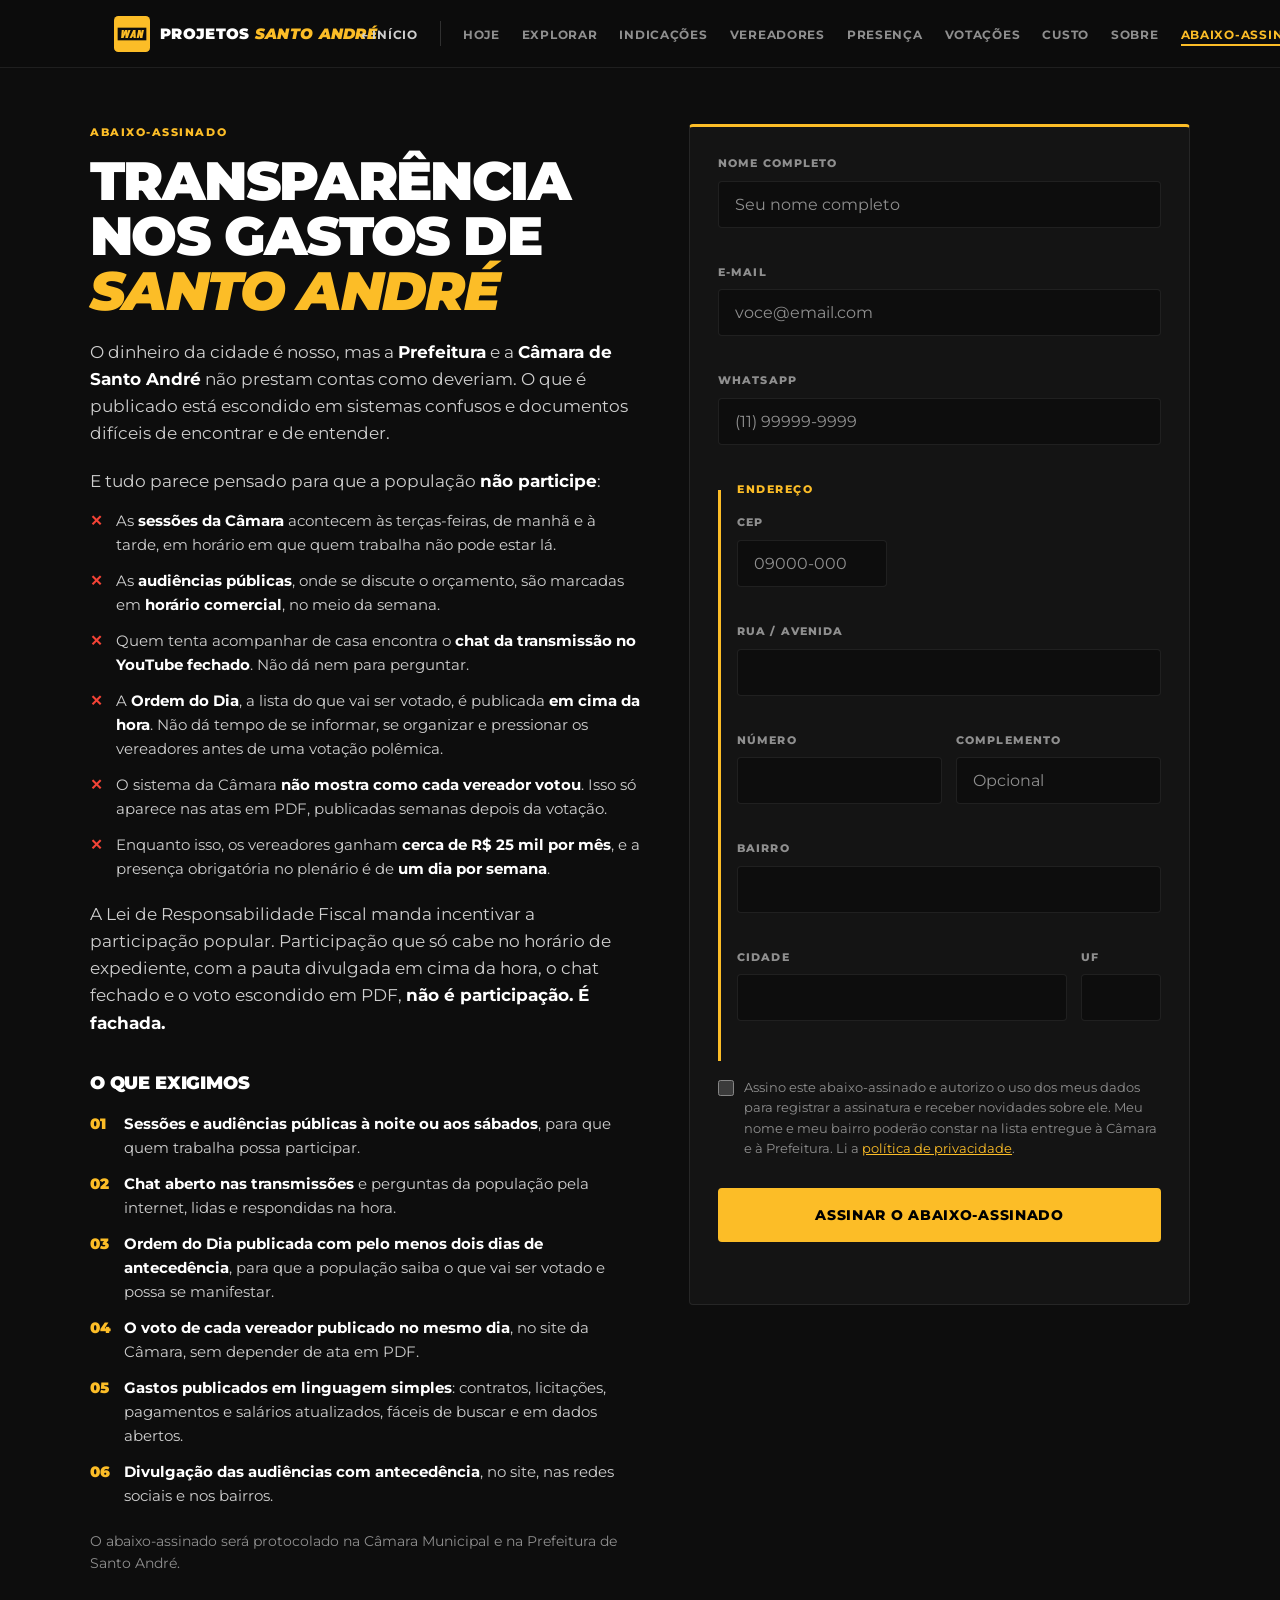
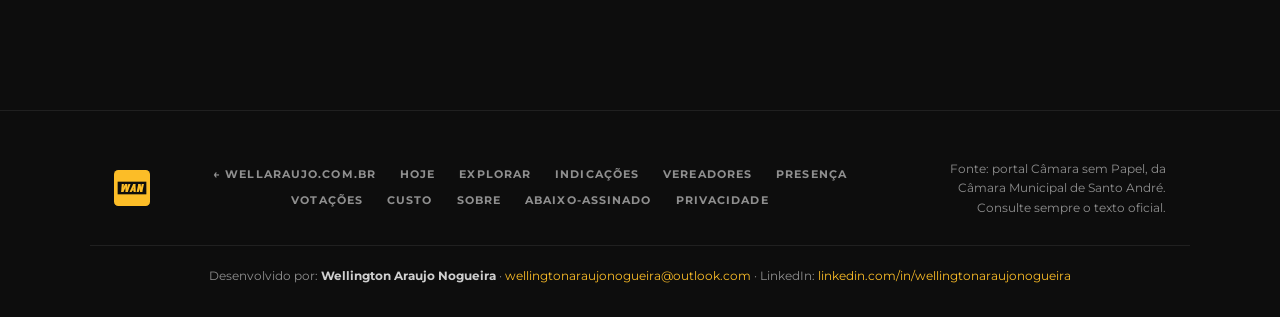
<file: docs/abaixo-assinado.html>
<!DOCTYPE html>
<html lang="pt-BR">
<head>
  <meta charset="UTF-8" />
  <meta name="viewport" content="width=device-width, initial-scale=1.0" />
  <title>Abaixo-assinado pela transparência</title>
  <meta name="description" content="Abaixo-assinado pela transparência dos gastos de Santo André e por audiências públicas em horário que quem trabalha possa participar." />
  <link rel="icon" href="img/wan.svg" type="image/svg+xml" />
  <link rel="apple-touch-icon" href="img/wan_180.png" />
  <meta property="og:image" content="https://wellaraujo.com.br/projetos_santoandre/img/og.png" />
  <link rel="preconnect" href="https://fonts.googleapis.com" />
  <link rel="preconnect" href="https://fonts.gstatic.com" crossorigin />
  <link href="https://fonts.googleapis.com/css2?family=Montserrat:ital,wght@0,400;0,600;0,700;0,800;0,900;1,800;1,900&display=swap" rel="stylesheet" />
  <link rel="stylesheet" href="estilo.css?v=23" />
</head>
<body>

  <nav class="nav">
    <div class="nav__inner container">
      <a href="./" class="marca"><img class="marca__logo" src="img/wan.svg" alt="WAN" width="36" height="36" /><span class="marca__texto">Projetos <em>Santo André</em></span></a>
      <ul class="nav__links">
        <li class="nav__voltar"><a href="/" title="Página inicial de wellaraujo.com.br">← Início</a></li>
        <li><a href="./">Hoje</a></li>
        <li><a href="explorar.html">Explorar</a></li>
        <li><a href="indicacoes.html">Indicações</a></li>
        <li><a href="vereadores.html">Vereadores</a></li>
        <li><a href="presenca.html">Presença</a></li>
        <li><a href="votacoes.html">Votações</a></li>
        <li><a href="custo.html">Custo</a></li>
        <li><a href="sobre.html">Sobre</a></li>
        <li><a href="abaixo-assinado.html" class="nav__cta" aria-current="page">Abaixo-assinado</a></li>
      </ul>
    </div>
  </nav>

  <section class="cad container">
    <div class="cad__grid">
      <div>
        <p class="cad__selo">Abaixo-assinado</p>
        <h1 class="cad__titulo">Transparência nos gastos de <em>Santo André</em></h1>
        <p class="cad__texto">O dinheiro da cidade é nosso, mas a <strong>Prefeitura</strong> e a <strong>Câmara de Santo André</strong> não prestam contas como deveriam. O que é publicado está escondido em sistemas confusos e documentos difíceis de encontrar e de entender.</p>
        <p class="cad__texto">E tudo parece pensado para que a população <strong>não participe</strong>:</p>
        <ul class="cad__fatos">
          <li><span>As <strong>sessões da Câmara</strong> acontecem às terças-feiras, de manhã e à tarde, em horário em que quem trabalha não pode estar lá.</span></li>
          <li><span>As <strong>audiências públicas</strong>, onde se discute o orçamento, são marcadas em <strong>horário comercial</strong>, no meio da semana.</span></li>
          <li><span>Quem tenta acompanhar de casa encontra o <strong>chat da transmissão no YouTube fechado</strong>. Não dá nem para perguntar.</span></li>
          <li><span>A <strong>Ordem do Dia</strong>, a lista do que vai ser votado, é publicada <strong>em cima da hora</strong>. Não dá tempo de se informar, se organizar e pressionar os vereadores antes de uma votação polêmica.</span></li>
          <li><span>O sistema da Câmara <strong>não mostra como cada vereador votou</strong>. Isso só aparece nas atas em PDF, publicadas semanas depois da votação.</span></li>
          <li><span>Enquanto isso, os vereadores ganham <strong>cerca de R$ 25 mil por mês</strong>, e a presença obrigatória no plenário é de <strong>um dia por semana</strong>.</span></li>
        </ul>
        <p class="cad__texto">A Lei de Responsabilidade Fiscal manda incentivar a participação popular. Participação que só cabe no horário de expediente, com a pauta divulgada em cima da hora, o chat fechado e o voto escondido em PDF, <strong>não é participação. É fachada.</strong></p>

        <h2 class="cad__subtitulo">O que exigimos</h2>
        <ol class="cad__pedidos">
          <li><span><strong>Sessões e audiências públicas à noite ou aos sábados</strong>, para que quem trabalha possa participar.</span></li>
          <li><span><strong>Chat aberto nas transmissões</strong> e perguntas da população pela internet, lidas e respondidas na hora.</span></li>
          <li><span><strong>Ordem do Dia publicada com pelo menos dois dias de antecedência</strong>, para que a população saiba o que vai ser votado e possa se manifestar.</span></li>
          <li><span><strong>O voto de cada vereador publicado no mesmo dia</strong>, no site da Câmara, sem depender de ata em PDF.</span></li>
          <li><span><strong>Gastos publicados em linguagem simples</strong>: contratos, licitações, pagamentos e salários atualizados, fáceis de buscar e em dados abertos.</span></li>
          <li><span><strong>Divulgação das audiências com antecedência</strong>, no site, nas redes sociais e nos bairros.</span></li>
        </ol>
        <p class="cad__nota">O abaixo-assinado será protocolado na Câmara Municipal e na Prefeitura de Santo André.</p>
      </div>

      <div class="cad__caixa">
        <form class="form" id="form-abaixo" novalidate>
          <div class="form__group">
            <label for="f-nome">Nome completo</label>
            <input id="f-nome" name="nome" type="text" autocomplete="name" placeholder="Seu nome completo" />
            <span class="form__erro"></span>
          </div>
          <div class="form__group">
            <label for="f-email">E-mail</label>
            <input id="f-email" name="email" type="email" autocomplete="email" placeholder="voce@email.com" />
            <span class="form__erro"></span>
          </div>
          <div class="form__group">
            <label for="f-whatsapp">WhatsApp</label>
            <input id="f-whatsapp" name="whatsapp" type="tel" autocomplete="tel" inputmode="numeric" placeholder="(11) 99999-9999" />
            <span class="form__erro"></span>
          </div>

          <fieldset class="endereco">
            <legend>Endereço</legend>
            <div class="form__row form__row--cep">
              <div class="form__group">
                <label for="f-cep">CEP</label>
                <input id="f-cep" name="cep" type="text" inputmode="numeric" autocomplete="postal-code" placeholder="09000-000" />
                <span class="form__erro"></span>
              </div>
              <p class="endereco__aviso" role="status"></p>
            </div>
            <div class="form__group">
              <label for="f-rua">Rua / avenida</label>
              <input id="f-rua" name="rua" type="text" autocomplete="address-line1" />
              <span class="form__erro"></span>
            </div>
            <div class="form__row">
              <div class="form__group">
                <label for="f-numero">Número</label>
                <input id="f-numero" name="numero" type="text" inputmode="numeric" />
                <span class="form__erro"></span>
              </div>
              <div class="form__group">
                <label for="f-complemento">Complemento</label>
                <input id="f-complemento" name="complemento" type="text" autocomplete="address-line2" placeholder="Opcional" />
                <span class="form__erro"></span>
              </div>
            </div>
            <div class="form__group">
              <label for="f-bairro">Bairro</label>
              <input id="f-bairro" name="bairro" type="text" />
              <span class="form__erro"></span>
            </div>
            <div class="form__row form__row--cidade">
              <div class="form__group">
                <label for="f-cidade">Cidade</label>
                <input id="f-cidade" name="cidade" type="text" autocomplete="address-level2" />
                <span class="form__erro"></span>
              </div>
              <div class="form__group">
                <label for="f-uf">UF</label>
                <input id="f-uf" name="uf" type="text" maxlength="2" autocomplete="address-level1" />
                <span class="form__erro"></span>
              </div>
            </div>
          </fieldset>

          <div class="form__hp" aria-hidden="true">
            <label for="f-site">Não preencha</label>
            <input id="f-site" name="site" type="text" tabindex="-1" autocomplete="off" />
          </div>
          <label class="lgpd">
            <input type="checkbox" name="lgpd" id="f-lgpd" />
            <span>Assino este abaixo-assinado e autorizo o uso dos meus dados para registrar a assinatura e receber novidades sobre ele. Meu nome e meu bairro poderão constar na lista entregue à Câmara e à Prefeitura. Li a <a href="privacidade.html" target="_blank">política de privacidade</a>.</span>
          </label>
          <span class="form__erro"></span>
          <button type="submit" class="btn btn--yellow btn--lg">Assinar o abaixo-assinado</button>
          <p class="form__msg" role="status"></p>
        </form>
      </div>
    </div>
  </section>

  <footer class="footer">
    <div class="container footer__inner">
      <a href="./" class="marca"><img class="marca__logo" src="img/wan.svg" alt="WAN" width="36" height="36" /></a>
      <nav class="footer__links">
        <a href="/">← wellaraujo.com.br</a>
        <a href="./">Hoje</a>
        <a href="explorar.html">Explorar</a>
        <a href="indicacoes.html">Indicações</a>
        <a href="vereadores.html">Vereadores</a>
        <a href="presenca.html">Presença</a>
        <a href="votacoes.html">Votações</a>
        <a href="custo.html">Custo</a>
        <a href="sobre.html">Sobre</a>
        <a href="abaixo-assinado.html">Abaixo-assinado</a>
        <a href="privacidade.html">Privacidade</a>
      </nav>
      <p class="footer__info">Fonte: portal Câmara sem Papel, da Câmara Municipal de Santo André. Consulte sempre o texto oficial.</p>
    </div>
    <p class="footer__credito container">Desenvolvido por: <strong>Wellington Araujo Nogueira</strong> · <a href="mailto:wellingtonaraujonogueira@outlook.com">wellingtonaraujonogueira@outlook.com</a> · LinkedIn: <a href="https://www.linkedin.com/in/wellingtonaraujonogueira/" target="_blank" rel="noopener">linkedin.com/in/wellingtonaraujonogueira</a></p>
  </footer>

  <script src="cadastro.js?v=4"></script>
  <script>
  iniciarCadastro({
    form: document.getElementById('form-abaixo'),
    formulario: 'abaixo-assinado',
    obrigatorios: ['nome', 'email', 'whatsapp', 'cep', 'rua', 'numero', 'bairro', 'cidade', 'uf'],
    extras: ['complemento'],
    concluir: function () {
      try { localStorage.setItem('abaixo-assinou', '1'); } catch (e) {}
      this.form.innerHTML =
        '<p class="cad__selo">Assinatura registrada</p>' +
        '<p class="cad__ok">Obrigado por assinar! Sua assinatura faz diferença na luta por uma Santo André mais transparente.</p>' +
        '<div class="grupo">' +
          '<p class="grupo__titulo">Entre no grupo <strong>Fiscais de Santo André</strong></p>' +
          '<p class="grupo__texto">Receba no WhatsApp as novidades do abaixo-assinado e ajude a fiscalizar a Câmara e a Prefeitura.</p>' +
          '<a href="https://chat.whatsapp.com/DpM3K2Pi8SiBPxLWZYJ19i" class="btn btn--whats" target="_blank" rel="noopener">Entrar no grupo do WhatsApp</a>' +
        '</div>';
    },
  });
  </script>
</body>
</html>
</file>
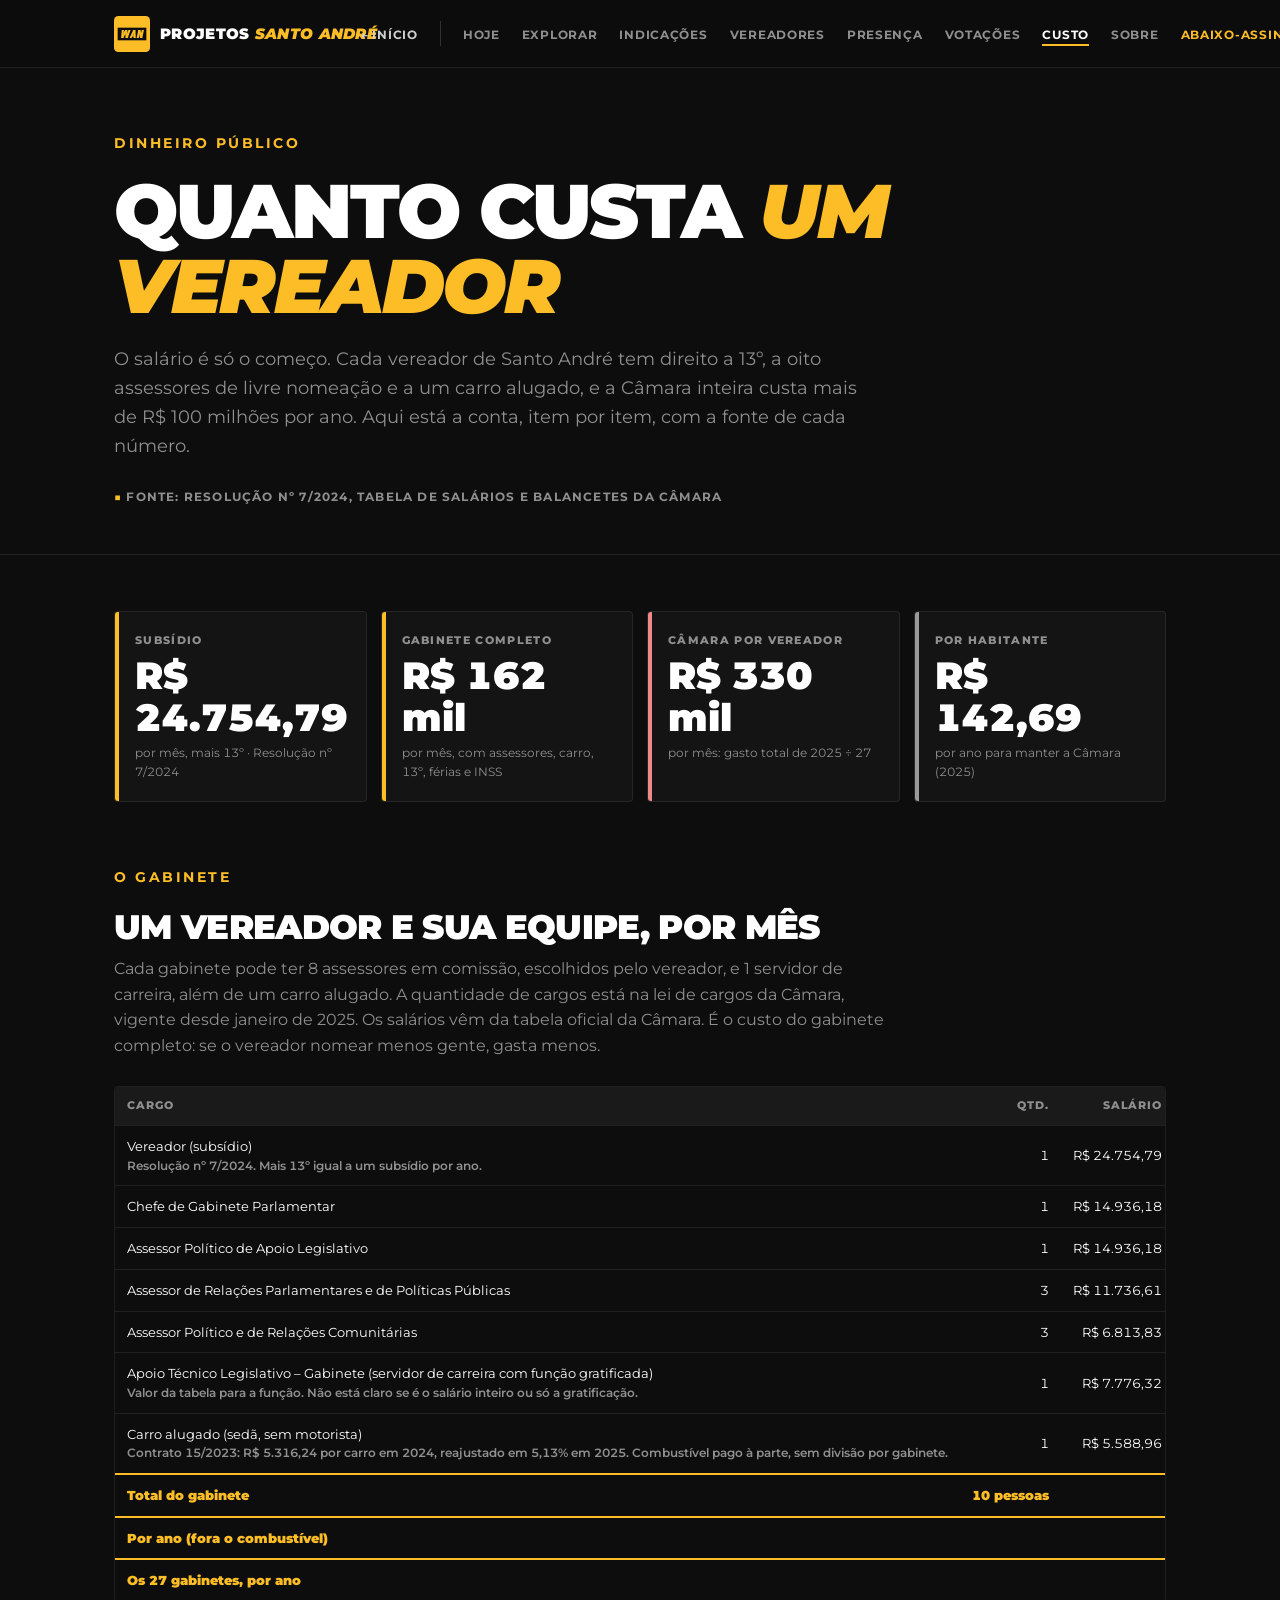
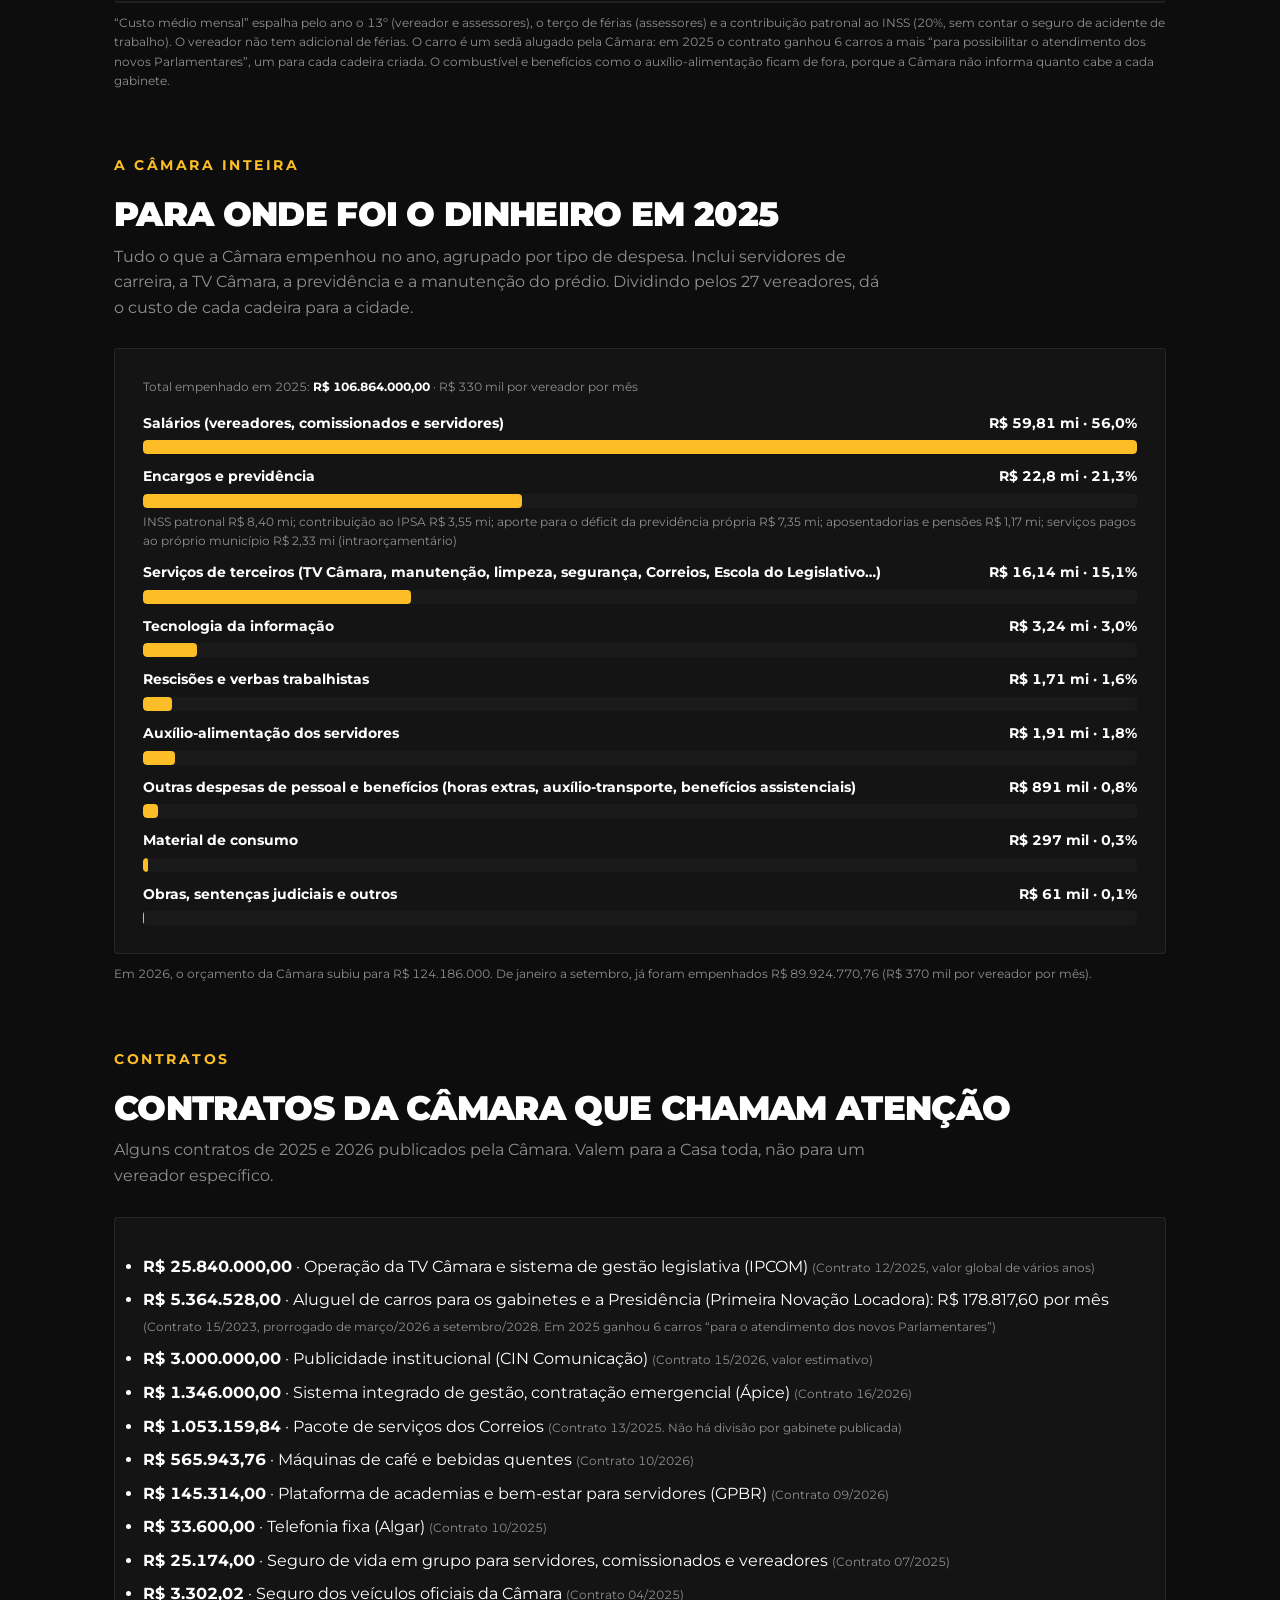
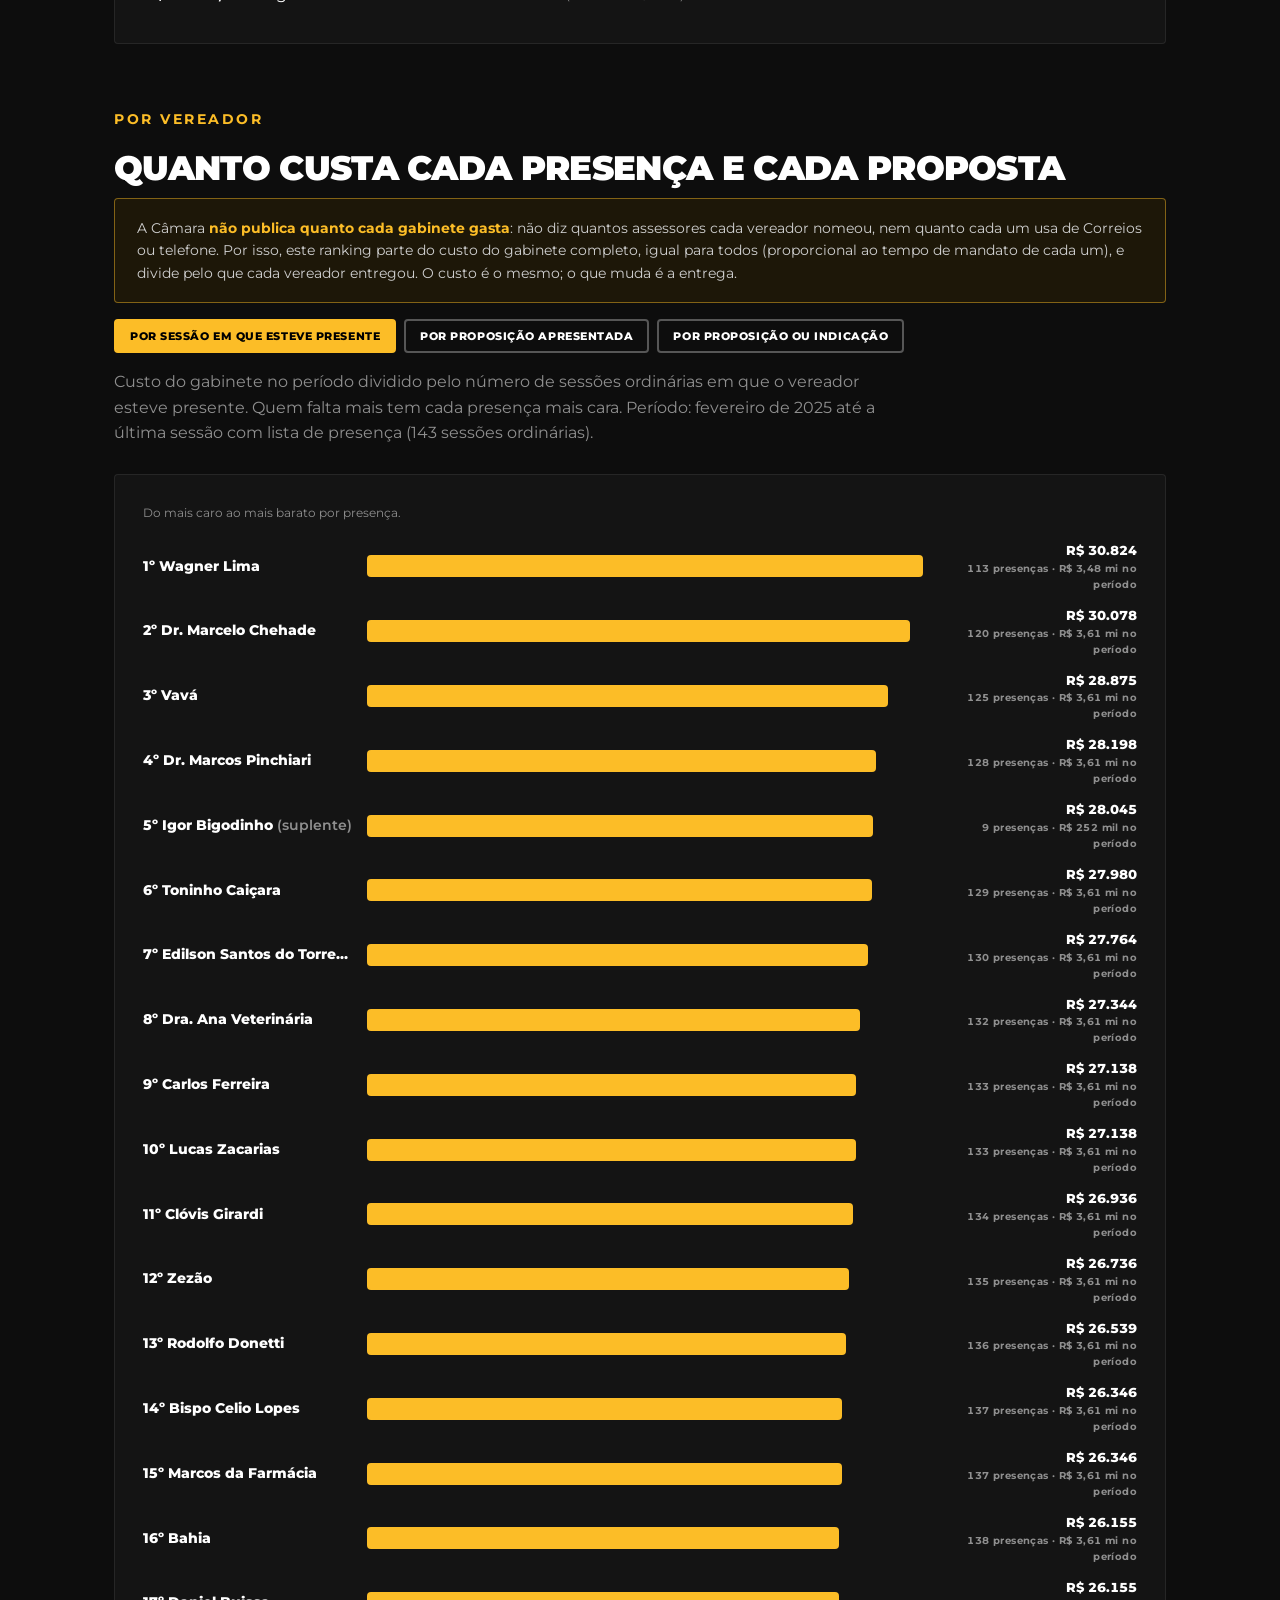
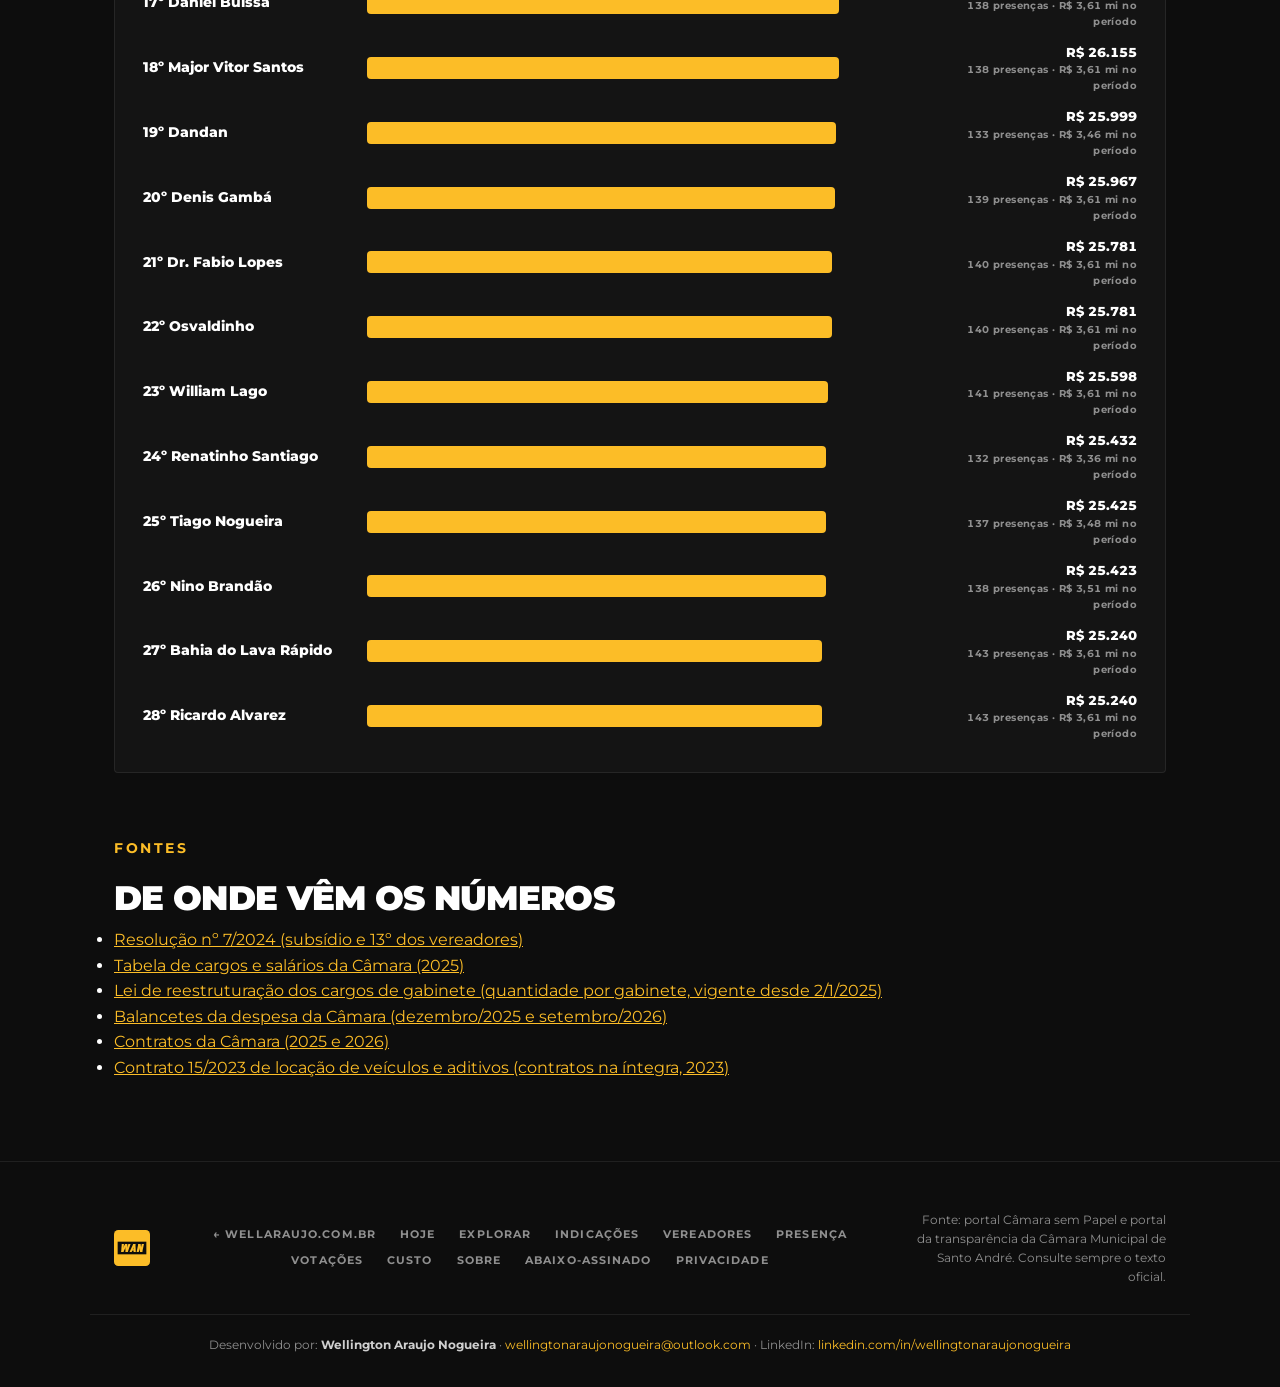
<file: docs/custo.html>
<!DOCTYPE html>
<html lang="pt-BR">
<head>
  <meta charset="UTF-8" />
  <meta name="viewport" content="width=device-width, initial-scale=1.0" />
  <title>Quanto custa um vereador</title>
  <meta name="description" content="Quanto custa por mês um vereador de Santo André: subsídio, 13º, assessores, encargos e a fatia de cada um no orçamento da Câmara. Com o custo de cada presença e de cada proposta." />
  <link rel="icon" href="img/wan.svg" type="image/svg+xml" />
  <link rel="apple-touch-icon" href="img/wan_180.png" />
  <meta property="og:image" content="https://wellaraujo.com.br/projetos_santoandre/img/og.png" />
  <link rel="preconnect" href="https://fonts.googleapis.com" />
  <link rel="preconnect" href="https://fonts.gstatic.com" crossorigin />
  <link href="https://fonts.googleapis.com/css2?family=Montserrat:ital,wght@0,400;0,600;0,700;0,800;0,900;1,800;1,900&display=swap" rel="stylesheet" />
  <link rel="stylesheet" href="estilo.css?v=23" />
  <style>
    .tab-gab td, .tab-gab th { font-variant-numeric: tabular-nums; }
    .tab-gab td:nth-child(n+2), .tab-gab th:nth-child(n+2) { text-align: right; white-space: nowrap; }
    .tab-gab tfoot td { font-weight: 900; color: var(--yellow); border-top: 2px solid var(--yellow); }
    .tab-gab small { display: block; color: var(--text-muted); font-size: 11.5px; font-weight: 600; }
    .barras { display: flex; flex-direction: column; gap: 12px; }
    .barra__topo { display: flex; justify-content: space-between; gap: 12px; font-size: 13.5px; font-weight: 700; }
    .barra__topo b { white-space: nowrap; font-variant-numeric: tabular-nums; }
    .barra__trilho { height: 14px; background: var(--bg-3, #222); border-radius: 4px; overflow: hidden; margin-top: 6px; }
    .barra__trilho i { display: block; height: 100%; background: var(--yellow); border-radius: 4px; }
    .barra small { display: block; color: var(--text-muted); font-size: 12px; margin-top: 4px; }
    .abas { display: flex; flex-wrap: wrap; gap: 8px; margin-bottom: 16px; }
    .abas button[aria-pressed="true"] { background: var(--yellow); color: #000; border-color: var(--yellow); }
    .rk--custo { grid-template-columns: 210px minmax(0, 1fr) 200px; }
    .rk--custo .rk__barra i { background: var(--yellow); border-radius: 4px; }
    .rk--suplente .rk__nome::after { content: " (suplente)"; color: var(--text-muted); font-weight: 600; }
    @media (max-width: 640px) { .rk--custo { grid-template-columns: minmax(0, 1fr) 150px; } .rk--custo .rk__barra { grid-column: 1 / -1; order: 3; } }
    .contratos li { margin: 8px 0; }
    .contratos b { font-variant-numeric: tabular-nums; }
  </style>
</head>
<body>

  <nav class="nav">
    <div class="nav__inner container">
      <a href="./" class="marca"><img class="marca__logo" src="img/wan.svg" alt="WAN" width="36" height="36" /><span class="marca__texto">Projetos <em>Santo André</em></span></a>
      <ul class="nav__links">
        <li class="nav__voltar"><a href="/" title="Página inicial de wellaraujo.com.br">← Início</a></li>
        <li><a href="./">Hoje</a></li>
        <li><a href="explorar.html">Explorar</a></li>
        <li><a href="indicacoes.html">Indicações</a></li>
        <li><a href="vereadores.html">Vereadores</a></li>
        <li><a href="presenca.html">Presença</a></li>
        <li><a href="votacoes.html">Votações</a></li>
        <li><a href="custo.html" aria-current="page">Custo</a></li>
        <li><a href="sobre.html">Sobre</a></li>
        <li><a href="abaixo-assinado.html" class="nav__cta">Abaixo-assinado</a></li>
      </ul>
    </div>
  </nav>

  <header class="hero">
    <div class="container">
      <p class="section-label">Dinheiro público</p>
      <h1 class="hero__title">Quanto custa <em>um vereador</em></h1>
      <p class="hero__lede">O salário é só o começo. Cada vereador de Santo André tem direito a 13º, a oito assessores de livre nomeação e a um carro alugado, e a Câmara inteira custa mais de R$ 100 milhões por ano. Aqui está a conta, item por item, com a fonte de cada número.</p>
      <div class="hero__meta"><span>Fonte: Resolução nº 7/2024, tabela de salários e balancetes da Câmara</span></div>
    </div>
  </header>

  <main>
    <section class="secao">
      <div class="container">
        <div class="kpis" id="kpis"></div>
      </div>
    </section>

    <section class="secao">
      <div class="container">
        <p class="section-label">O gabinete</p>
        <h2 class="secao__titulo">Um vereador e sua equipe, por mês</h2>
        <p class="secao__intro">Cada gabinete pode ter 8 assessores em comissão, escolhidos pelo vereador, e 1 servidor de carreira, além de um carro alugado. A quantidade de cargos está na lei de cargos da Câmara, vigente desde janeiro de 2025. Os salários vêm da tabela oficial da Câmara. É o custo do gabinete completo: se o vereador nomear menos gente, gasta menos.</p>
        <div class="tabela-wrap"><table class="tab-gab" id="gabinete"></table></div>
        <p class="kpi__sub" style="margin-top:10px">“Custo médio mensal” espalha pelo ano o 13º (vereador e assessores), o terço de férias (assessores) e a contribuição patronal ao INSS (20%, sem contar o seguro de acidente de trabalho). O vereador não tem adicional de férias. O carro é um sedã alugado pela Câmara: em 2025 o contrato ganhou 6 carros a mais “para possibilitar o atendimento dos novos Parlamentares”, um para cada cadeira criada. O combustível e benefícios como o auxílio-alimentação ficam de fora, porque a Câmara não informa quanto cabe a cada gabinete.</p>
      </div>
    </section>

    <section class="secao">
      <div class="container">
        <p class="section-label">A Câmara inteira</p>
        <h2 class="secao__titulo">Para onde foi o dinheiro em 2025</h2>
        <p class="secao__intro">Tudo o que a Câmara empenhou no ano, agrupado por tipo de despesa. Inclui servidores de carreira, a TV Câmara, a previdência e a manutenção do prédio. Dividindo pelos 27 vereadores, dá o custo de cada cadeira para a cidade.</p>
        <div class="cartao"><div class="barras" id="barras"></div></div>
        <p class="kpi__sub" id="nota2026" style="margin-top:10px"></p>
      </div>
    </section>

    <section class="secao">
      <div class="container">
        <p class="section-label">Contratos</p>
        <h2 class="secao__titulo">Contratos da Câmara que chamam atenção</h2>
        <p class="secao__intro">Alguns contratos de 2025 e 2026 publicados pela Câmara. Valem para a Casa toda, não para um vereador específico.</p>
        <div class="cartao"><ul class="contratos" id="contratos"></ul></div>
      </div>
    </section>

    <section class="secao">
      <div class="container">
        <p class="section-label">Por vereador</p>
        <h2 class="secao__titulo">Quanto custa cada presença e cada proposta</h2>
        <div class="aviso" style="margin-bottom:16px">A Câmara <strong>não publica quanto cada gabinete gasta</strong>: não diz quantos assessores cada vereador nomeou, nem quanto cada um usa de Correios ou telefone. Por isso, este ranking parte do custo do gabinete completo, igual para todos (proporcional ao tempo de mandato de cada um), e divide pelo que cada vereador entregou. O custo é o mesmo; o que muda é a entrega.</div>
        <div class="abas" id="abas">
          <button type="button" class="btn btn--outline btn--sm" data-m="presenca" aria-pressed="true">Por sessão em que esteve presente</button>
          <button type="button" class="btn btn--outline btn--sm" data-m="prop" aria-pressed="false">Por proposição apresentada</button>
          <button type="button" class="btn btn--outline btn--sm" data-m="tudo" aria-pressed="false">Por proposição ou indicação</button>
        </div>
        <p class="secao__intro" id="explica"></p>
        <div class="cartao"><div class="ranking" id="ranking"><p class="vazio">Carregando…</p></div></div>
      </div>
    </section>

    <section class="secao">
      <div class="container">
        <p class="section-label">Fontes</p>
        <h2 class="secao__titulo">De onde vêm os números</h2>
        <ul id="fontes"></ul>
      </div>
    </section>
  </main>

  <footer class="footer">
    <div class="container footer__inner">
      <a href="./" class="marca"><img class="marca__logo" src="img/wan.svg" alt="WAN" width="36" height="36" /></a>
      <nav class="footer__links">
        <a href="/">← wellaraujo.com.br</a>
        <a href="./">Hoje</a>
        <a href="explorar.html">Explorar</a>
        <a href="indicacoes.html">Indicações</a>
        <a href="vereadores.html">Vereadores</a>
        <a href="presenca.html">Presença</a>
        <a href="votacoes.html">Votações</a>
        <a href="custo.html">Custo</a>
        <a href="sobre.html">Sobre</a>
        <a href="abaixo-assinado.html">Abaixo-assinado</a>
        <a href="privacidade.html">Privacidade</a>
      </nav>
      <p class="footer__info">Fonte: portal Câmara sem Papel e portal da transparência da Câmara Municipal de Santo André. Consulte sempre o texto oficial.</p>
    </div>
    <p class="footer__credito container">Desenvolvido por: <strong>Wellington Araujo Nogueira</strong> · <a href="mailto:wellingtonaraujonogueira@outlook.com">wellingtonaraujonogueira@outlook.com</a> · LinkedIn: <a href="https://www.linkedin.com/in/wellingtonaraujonogueira/" target="_blank" rel="noopener">linkedin.com/in/wellingtonaraujonogueira</a></p>
  </footer>

  <script src="app.js?v=3"></script>
  <script>
  (function () {
    var A = window.APP;
    function brl(v, casas) { return 'R$ ' + Number(v).toLocaleString('pt-BR', { minimumFractionDigits: casas == null ? 2 : casas, maximumFractionDigits: casas == null ? 2 : casas }); }
    function mil(v) { return v >= 1e6 ? 'R$ ' + (v / 1e6).toLocaleString('pt-BR', { maximumFractionDigits: 2 }) + ' mi' : 'R$ ' + Math.round(v / 1000).toLocaleString('pt-BR') + ' mil'; }
    function chave(n) { return A.semAcento(n).replace(/^ver\.\s*/, '').replace(/[^a-z ]/g, '').trim(); }

    fetch('dados/custo_vereador.json', { cache: 'no-cache' }).then(function (r) { return r.json(); }).then(function (C) {
      var enc = 1 + C.encargo_patronal;
      // Custo médio mensal: 13º para todos; terço de férias só para quem não é vereador; o carro não tem nenhum dos dois.
      C.gabinete.forEach(function (g) {
        var fator = g.tipo === 'carro' ? 1 : g.tipo === 'vereador' ? 13 / 12 * enc : (13 + 1 / 3) / 12 * enc;
        g.total = g.qtd * g.mensal; g.medio = g.total * fator;
      });
      var bruto = C.gabinete.reduce(function (s, g) { return s + g.total; }, 0);
      var medio = C.gabinete.reduce(function (s, g) { return s + g.medio; }, 0);
      var c25 = C.camara['2025'], c26 = C.camara['2026'];
      var porCadeira = c25.empenhado / 27 / 12;

      document.getElementById('kpis').innerHTML = [
        ['Subsídio', brl(C.subsidio), 'por mês, mais 13º · Resolução nº 7/2024', 'var(--yellow)'],
        ['Gabinete completo', mil(medio), 'por mês, com assessores, carro, 13º, férias e INSS', 'var(--yellow)'],
        ['Câmara por vereador', mil(porCadeira), 'por mês: gasto total de 2025 ÷ 27', '#f08a8a'],
        ['Por habitante', brl(c25.empenhado / C.populacao), 'por ano para manter a Câmara (2025)', '#9a9a9a']
      ].map(function (k) {
        return '<div class="kpi" style="--kpi-cor:' + k[3] + '"><p class="kpi__rotulo">' + k[0] + '</p><p class="kpi__valor">' + k[1] + '</p><p class="kpi__sub">' + k[2] + '</p></div>';
      }).join('');

      document.getElementById('gabinete').innerHTML = '<thead><tr><th style="text-align:left">Cargo</th><th>Qtd.</th><th>Salário</th><th>Total no mês</th><th>Custo médio mensal</th></tr></thead><tbody>' +
        C.gabinete.map(function (g) {
          return '<tr><td>' + A.esc(g.cargo) + (g.nota ? '<small>' + A.esc(g.nota) + '</small>' : '') + '</td><td>' + g.qtd + '</td><td>' + brl(g.mensal) + '</td><td>' + brl(g.total) + '</td><td>' + brl(g.medio) + '</td></tr>';
        }).join('') + '</tbody><tfoot><tr><td>Total do gabinete</td><td>' + C.gabinete.reduce(function (s, g) { return s + (g.tipo === 'carro' ? 0 : g.qtd); }, 0) + ' pessoas</td><td></td><td>' + brl(bruto) + '</td><td>' + brl(medio) + '</td></tr>' +
        '<tr><td>Por ano (fora o combustível)</td><td></td><td></td><td></td><td>' + brl(medio * 12) + '</td></tr>' +
        '<tr><td>Os 27 gabinetes, por ano</td><td></td><td></td><td></td><td>' + mil(medio * 12 * 27) + '</td></tr></tfoot>';

      var maior = Math.max.apply(null, c25.itens.map(function (i) { return i.valor; }));
      document.getElementById('barras').innerHTML = '<p class="kpi__sub" style="margin:0 0 4px">Total empenhado em 2025: <b style="color:var(--text)">' + brl(c25.empenhado) + '</b> · ' + mil(porCadeira) + ' por vereador por mês</p>' +
        c25.itens.map(function (i) {
          return '<div class="barra"><div class="barra__topo"><span>' + A.esc(i.grupo) + '</span><b>' + mil(i.valor) + ' · ' + (100 * i.valor / c25.empenhado).toFixed(1).replace('.', ',') + '%</b></div>' +
            '<div class="barra__trilho"><i style="width:' + (100 * i.valor / maior).toFixed(1) + '%"></i></div>' + (i.detalhe ? '<small>' + A.esc(i.detalhe) + '</small>' : '') + '</div>';
        }).join('');
      document.getElementById('nota2026').textContent = 'Em 2026, o orçamento da Câmara subiu para ' + brl(c26.orcado, 0) + '. De janeiro a setembro, já foram empenhados ' + brl(c26.empenhado) +
        ' (' + mil(c26.empenhado / 27 / c26.meses) + ' por vereador por mês).';

      document.getElementById('contratos').innerHTML = C.contratos.map(function (c) {
        return '<li><b>' + brl(c.valor) + '</b> · ' + A.esc(c.objeto) + ' <span class="kpi__sub" style="display:inline">(' + A.esc(c.nota) + ')</span></li>';
      }).join('');
      document.getElementById('fontes').innerHTML = C.fontes.map(function (f) {
        return '<li><a href="' + A.esc(f.url) + '" target="_blank" rel="noopener" style="color:var(--yellow)">' + A.esc(f.nome) + '</a></li>';
      }).join('');

      ranking(medio);
    });

    // Ranking: custo do gabinete no período, proporcional às sessões em que cada um era titular.
    function ranking(custoMensal) {
      var cache = {}, modo = 'presenca';
      var TEXTO = {
        presenca: 'Custo do gabinete no período dividido pelo número de sessões ordinárias em que o vereador esteve presente. Quem falta mais tem cada presença mais cara.',
        prop: 'Custo do gabinete no período dividido pelo número de projetos, requerimentos, moções e emendas que o vereador apresentou sozinho ou com até 5 colegas (proposições coletivas e indicações ficam de fora).',
        tudo: 'Mesma conta, somando também as indicações (pedidos ao prefeito, quase todos de zeladoria). Indicação é fácil de fazer em série, então este critério favorece quem faz muitas.'
      };
      Promise.all([
        fetch('dados/presencas.json', { cache: 'no-cache' }).then(function (r) { return r.json(); }),
        fetch('dados/proposicoes.json', { cache: 'no-cache' }).then(function (r) { return r.json(); })
      ]).then(function (res) {
        var S = res[0].sessoes.filter(function (s) { return s.tipo === 'Ordinária'; });
        var datas = S.map(function (s) { return s.data; }).sort();
        var meses = (new Date(datas[datas.length - 1]) - new Date('2025-02-01')) / 864e5 / 30.4375 + 1;
        var V = {};
        // "nomes" traz todos os titulares da sessão; quem está em "faltas" não compareceu.
        S.forEach(function (s) {
          var faltou = {}; s.faltas.forEach(function (f) { faltou[f[0]] = 1; });
          s.nomes.concat(Object.keys(faltou).filter(function (n) { return s.nomes.indexOf(n) < 0; })).forEach(function (n) {
            var v = V[chave(n)] = V[chave(n)] || { nome: n, tit: 0, pres: 0, prop: 0, ind: 0 };
            v.tit++; if (!faltou[n]) v.pres++;
          });
        });
        res[1].proposicoes.forEach(function (p) {
          if (p.autores.length > 5 || p.tipo_id === 275 || p.tipo_id === 166 || p.data < '2025-02-01') return;
          p.autores.forEach(function (a) { var v = V[chave(a.nome)]; if (v) v.prop++; });
        });
        Object.keys(V).forEach(function (k) { var v = V[k]; v.custo = custoMensal * meses * v.tit / S.length; v.suplente = v.tit < S.length * 0.9; });
        cache.V = Object.keys(V).map(function (k) { return V[k]; }).filter(function (v) { return v.tit >= 10; });
        cache.meses = meses; cache.sessoes = S.length;
        desenhar();
      });

      function carregarIndicacoes() {
        if (cache.ind) return Promise.resolve();
        return fetch('dados/indicacoes.json', { cache: 'no-cache' }).then(function (r) { return r.json(); }).then(function (D) {
          var por = {};
          D.indicacoes.forEach(function (i) { if (i.d >= '2025-02-01') i.au.forEach(function (id) { var k = chave(D.autores[id] || ''); por[k] = (por[k] || 0) + 1; }); });
          cache.V.forEach(function (v) { v.ind = por[chave(v.nome)] || 0; });
          cache.ind = true;
        });
      }

      function desenhar() {
        document.getElementById('explica').textContent = TEXTO[modo] + ' Período: fevereiro de 2025 até a última sessão com lista de presença (' + cache.sessoes + ' sessões ordinárias).';
        var lista = cache.V.map(function (v) {
          var n = modo === 'presenca' ? v.pres : modo === 'prop' ? v.prop : v.prop + v.ind;
          return { v: v, n: n, unit: n ? v.custo / n : Infinity };
        }).sort(function (a, b) { return b.unit - a.unit; });
        var max = Math.max.apply(null, lista.filter(function (x) { return isFinite(x.unit); }).map(function (x) { return x.unit; }));
        var rot = modo === 'presenca' ? ['presença', 'presenças'] : modo === 'prop' ? ['proposição', 'proposições'] : ['proposta', 'propostas'];
        document.getElementById('ranking').innerHTML = '<p class="kpi__sub" style="margin:0 0 8px">Do mais caro ao mais barato por ' + rot[0] + '.</p>' + lista.map(function (x, i) {
          return '<div class="rk rk--custo' + (x.v.suplente ? ' rk--suplente' : '') + '"><span class="rk__nome">' + (i + 1) + 'º ' + A.esc(x.v.nome) + '</span>' +
            '<span class="rk__barra"><i style="flex:0 0 ' + (isFinite(x.unit) ? (100 * x.unit / max).toFixed(1) : 100) + '%"></i></span>' +
            '<span class="rk__total">' + (isFinite(x.unit) ? brl(x.unit, 0) : '—') + '<small>' + A.int(x.n) + ' ' + rot[x.n === 1 ? 0 : 1] + ' · ' + mil(x.v.custo) + ' no período</small></span></div>';
        }).join('');
      }

      document.getElementById('abas').addEventListener('click', function (e) {
        var b = e.target.closest('button[data-m]'); if (!b) return;
        modo = b.dataset.m;
        document.querySelectorAll('#abas button').forEach(function (x) { x.setAttribute('aria-pressed', x === b ? 'true' : 'false'); });
        if (!cache.V) return;
        (modo === 'tudo' ? carregarIndicacoes() : Promise.resolve()).then(desenhar);
      });
    }
  })();
  </script>
</body>
</html>
</file>
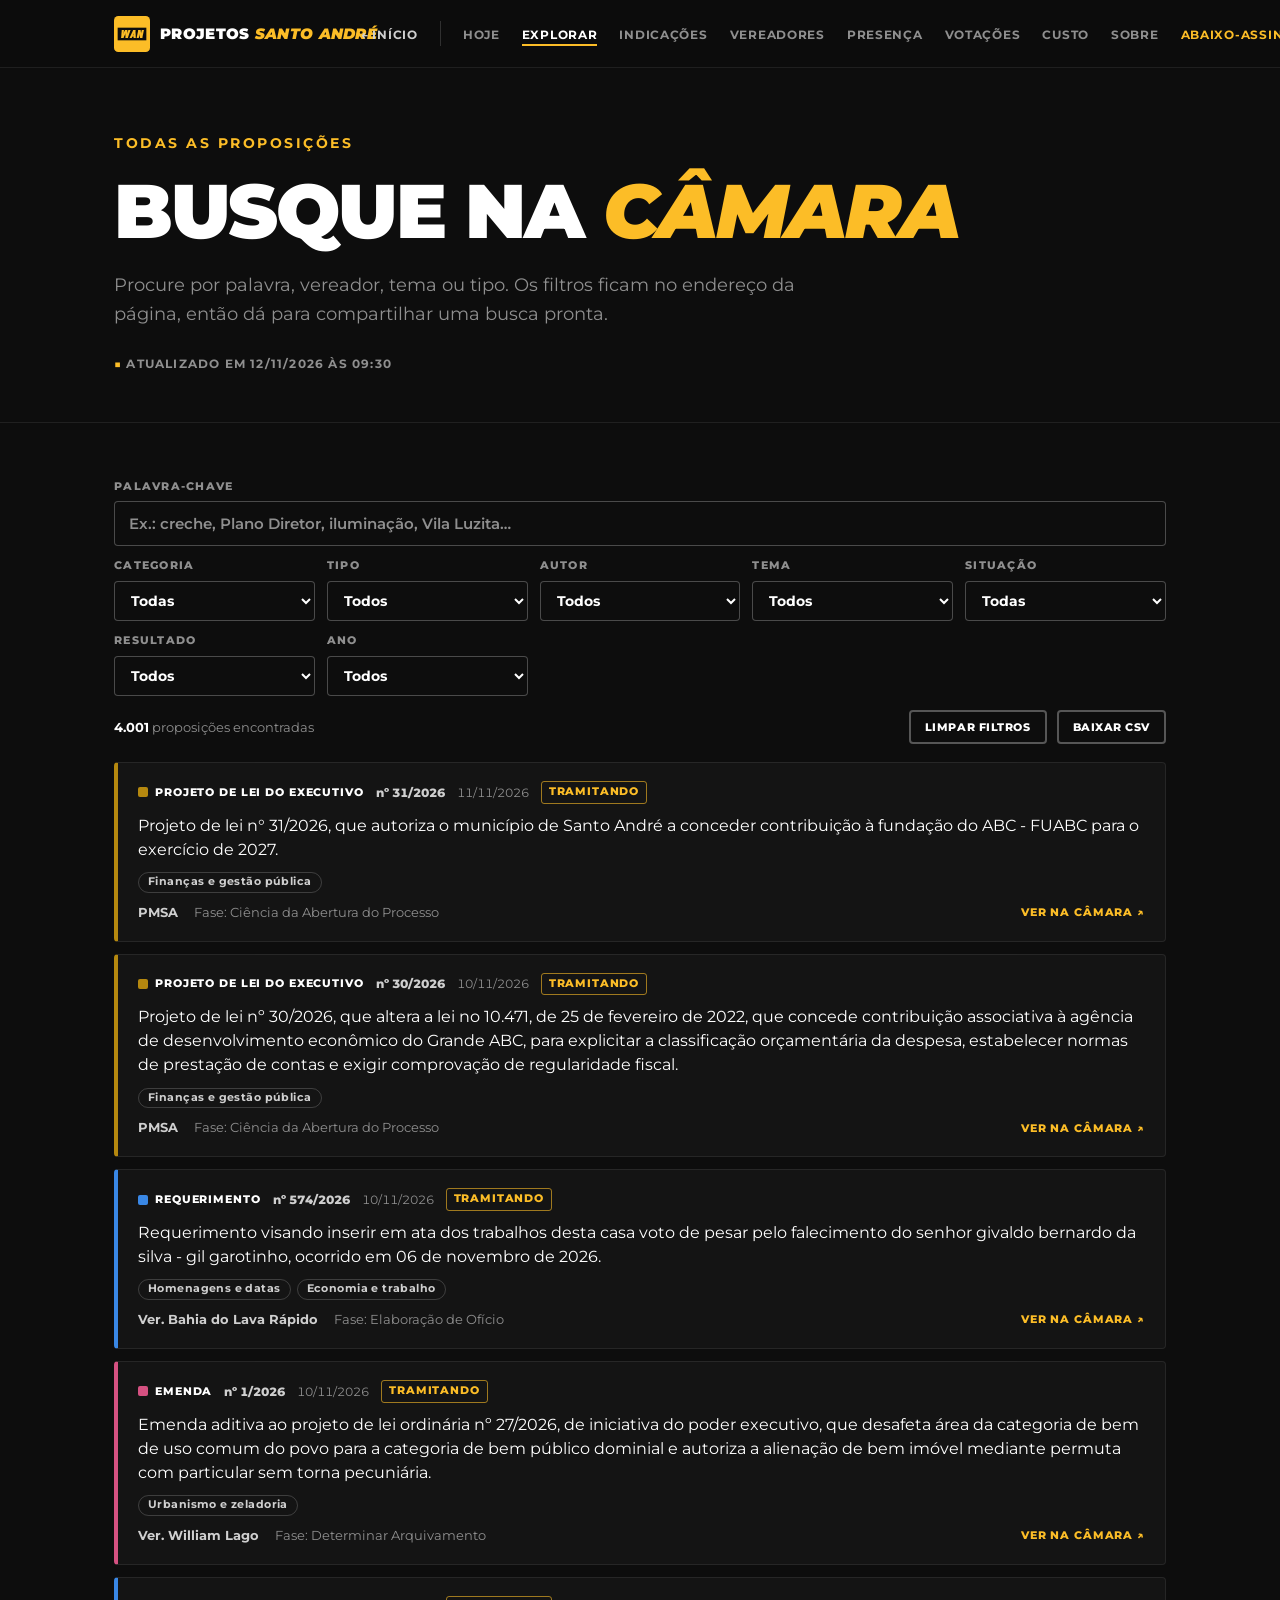
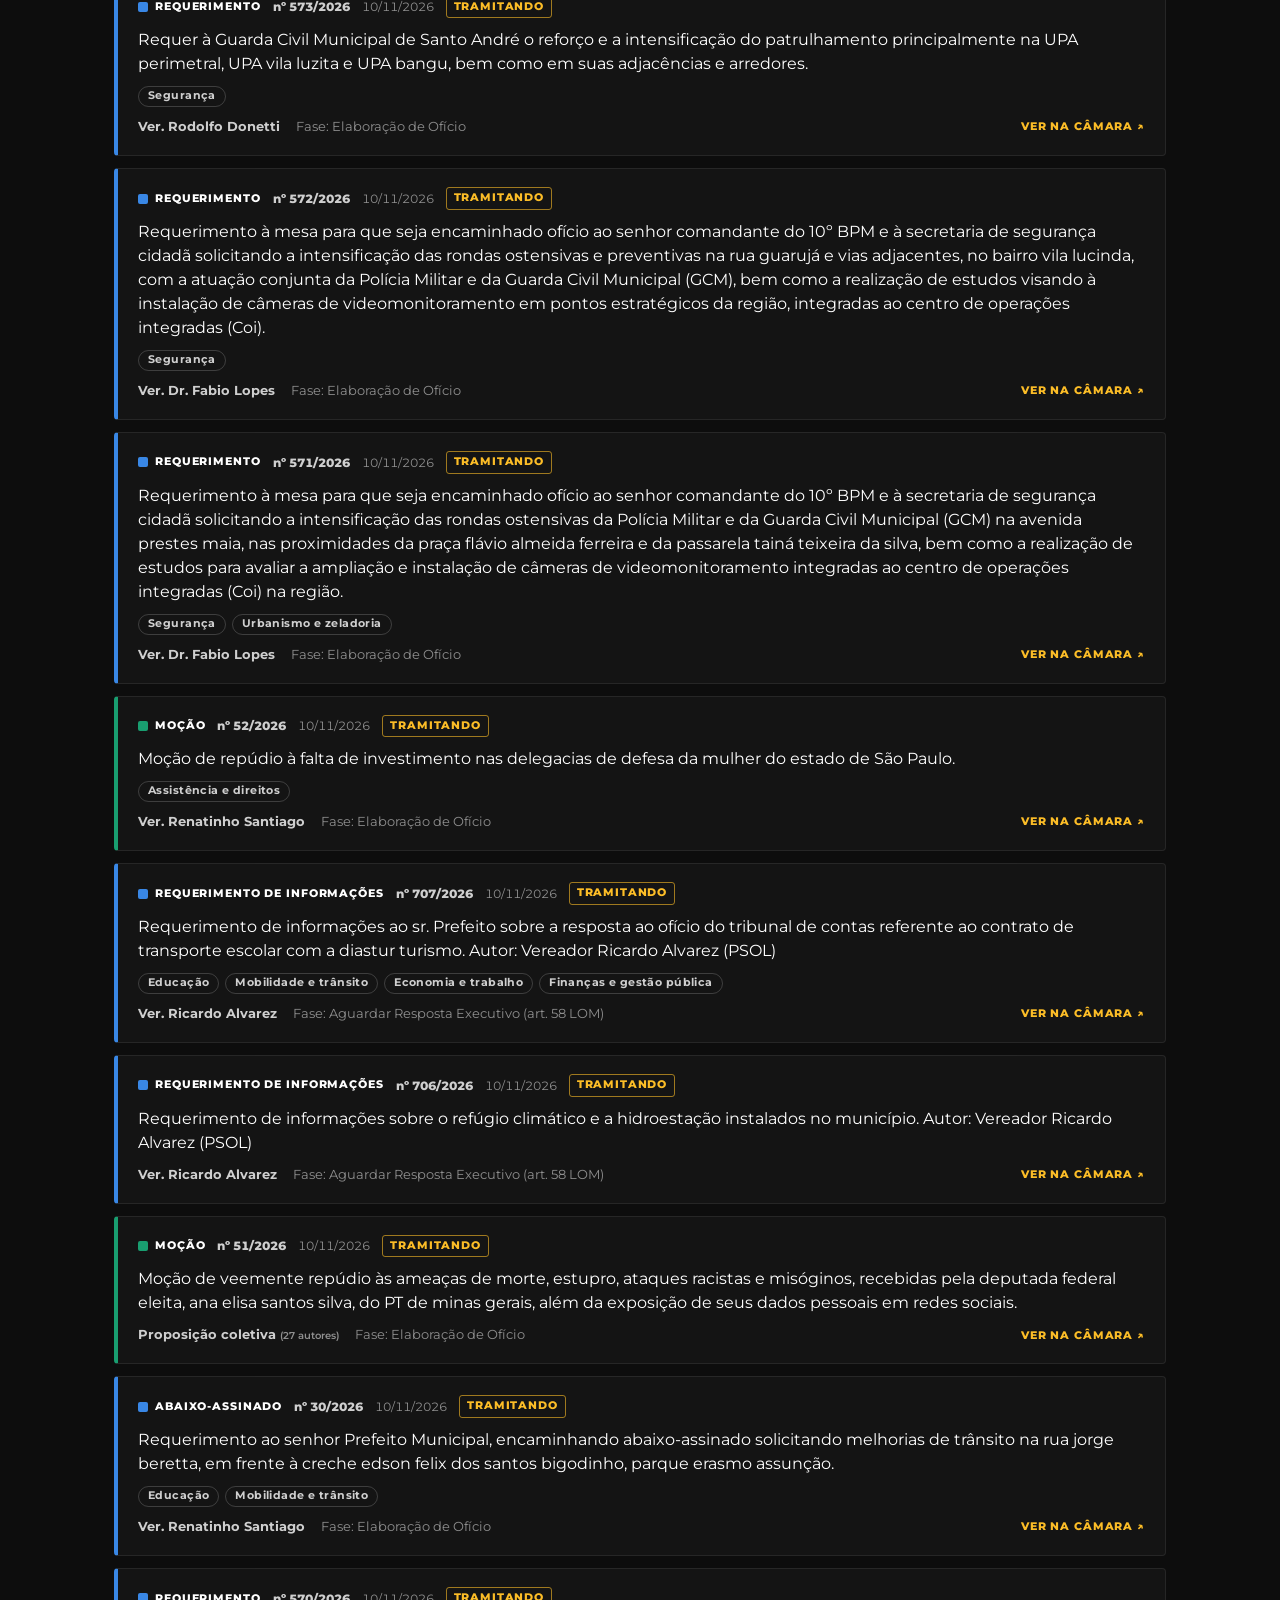
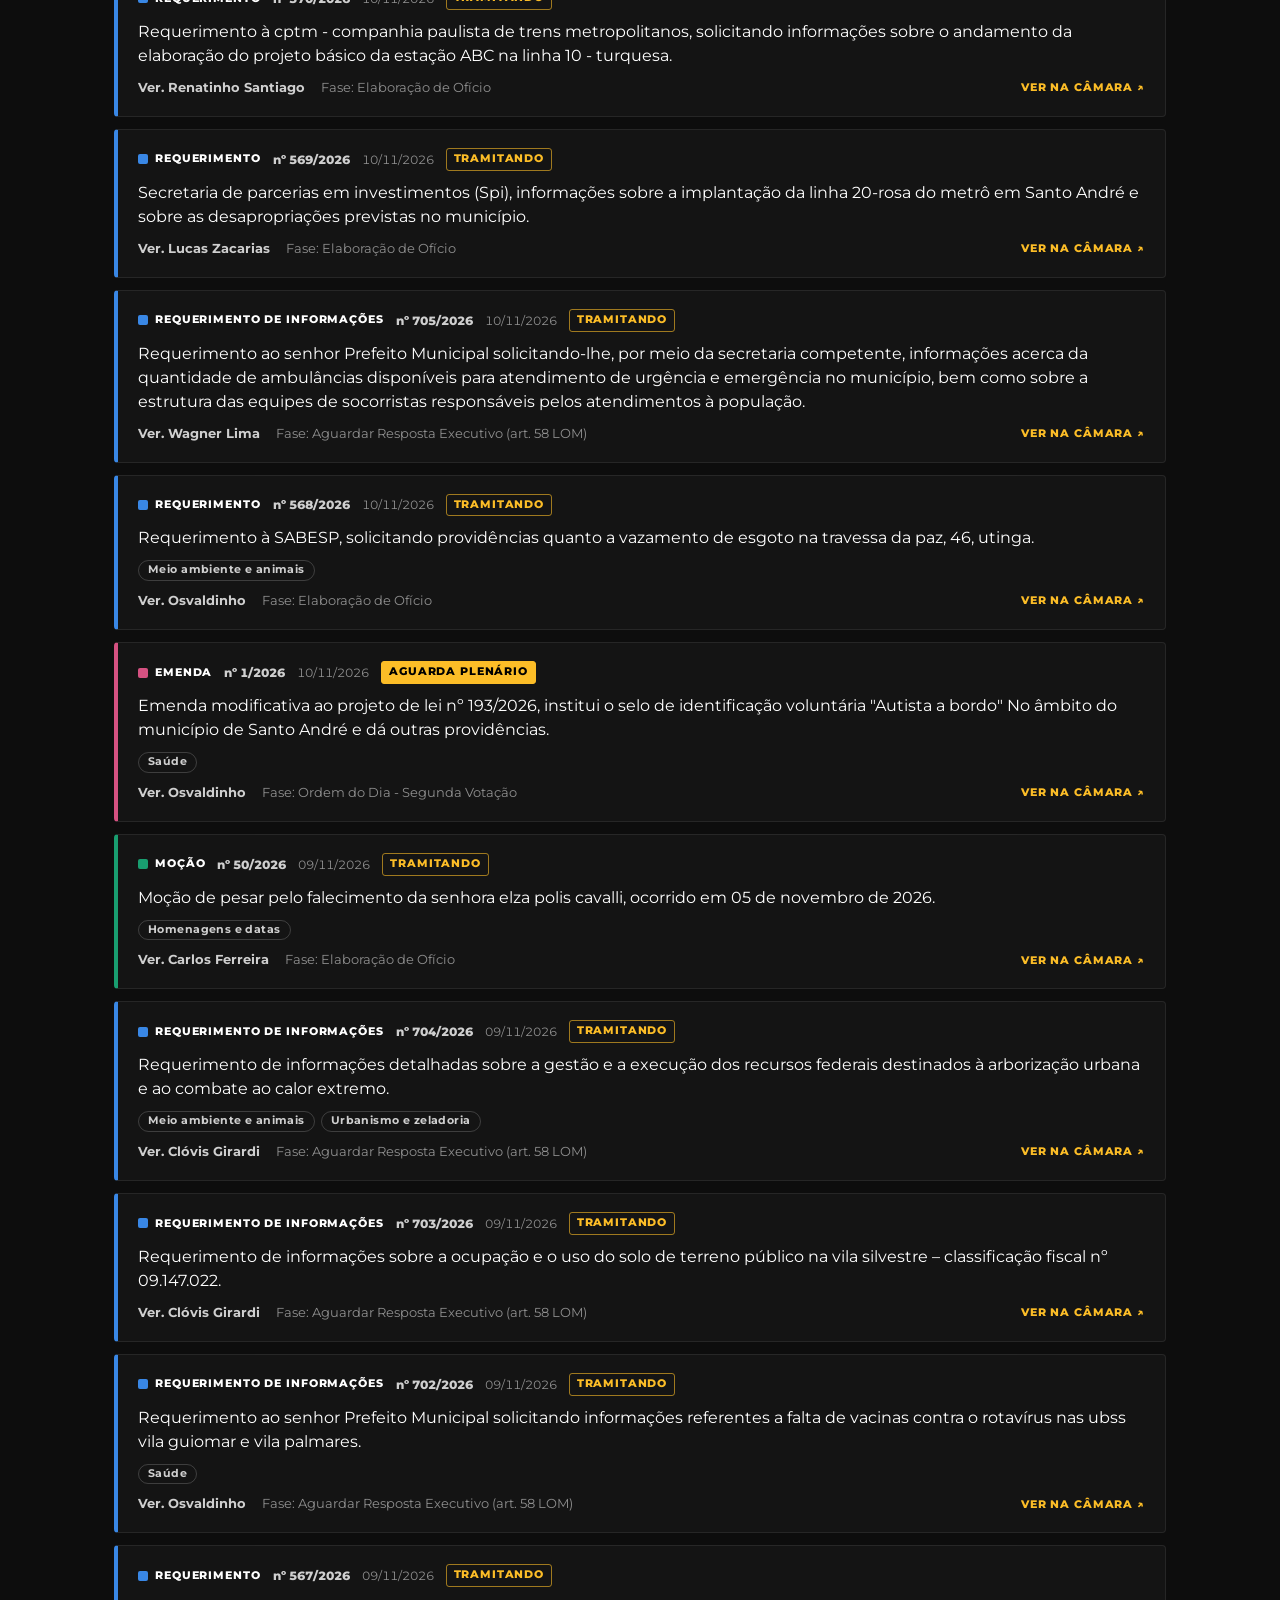
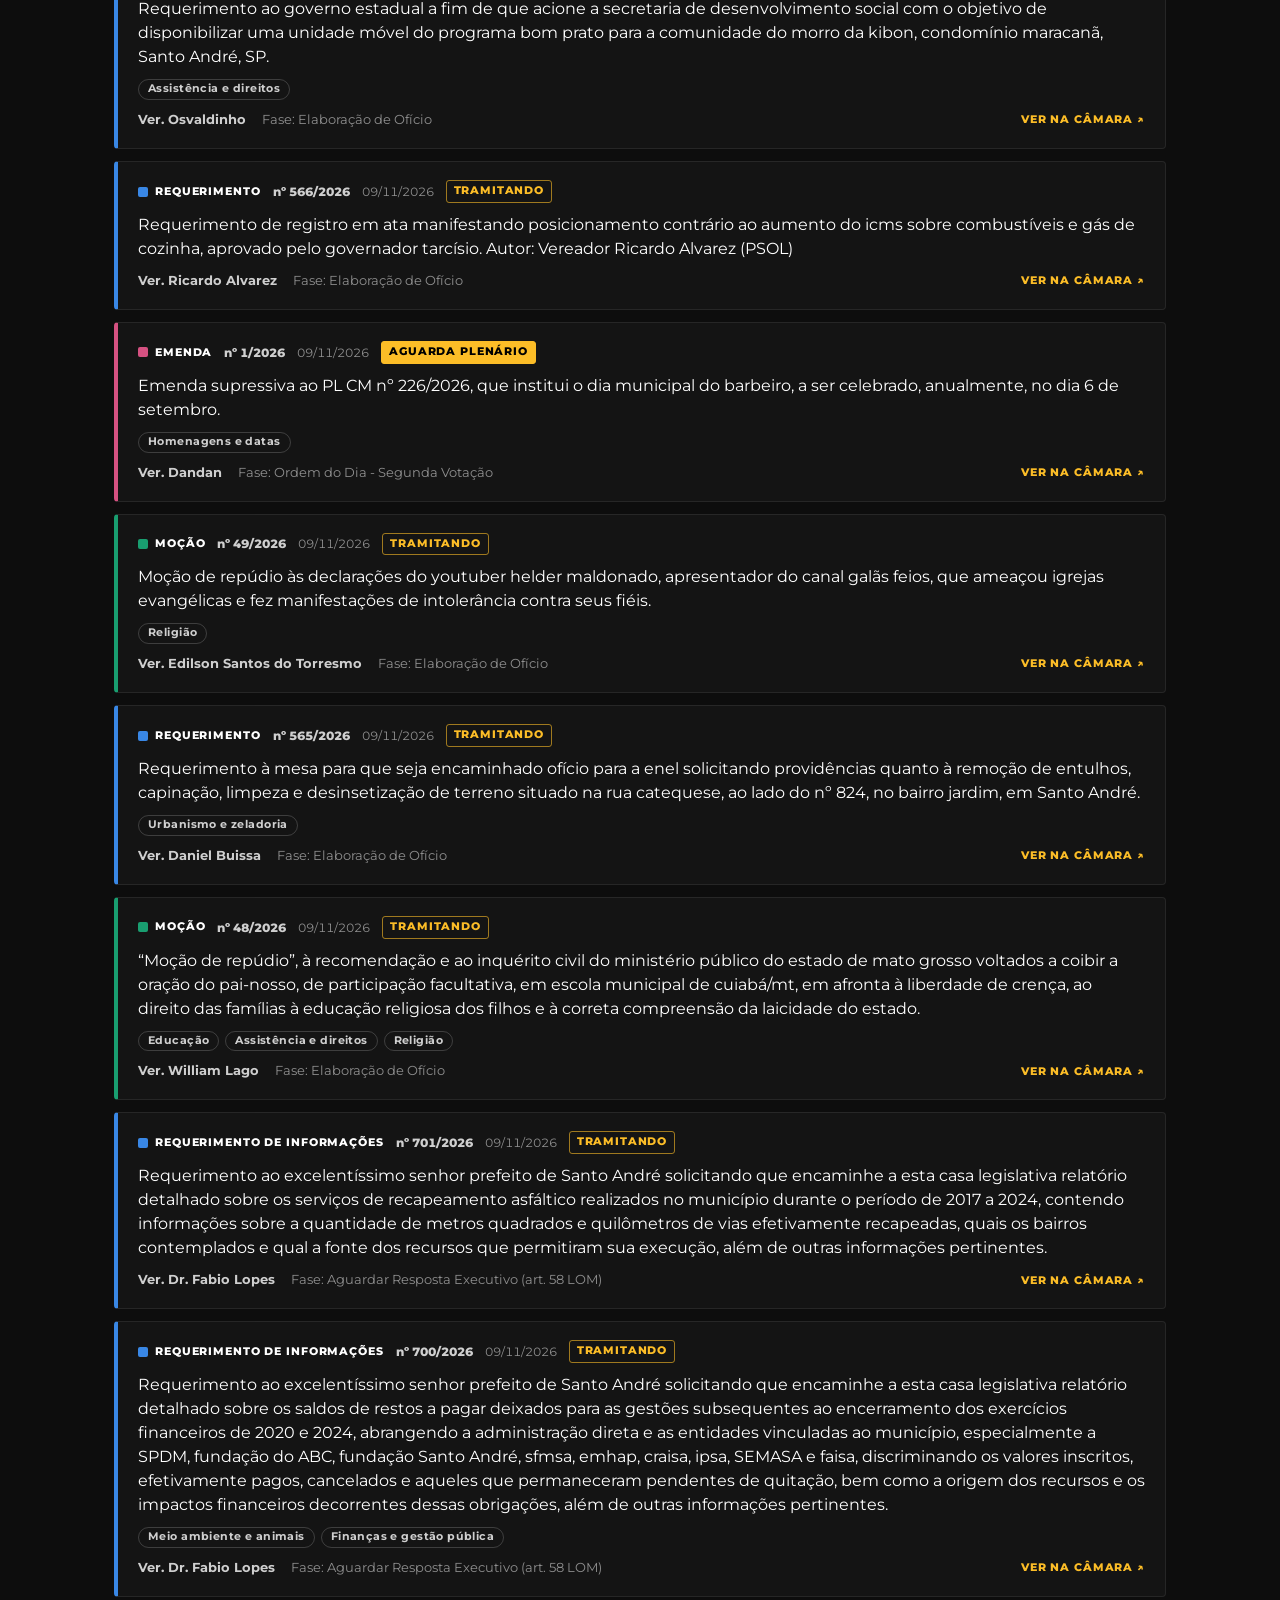
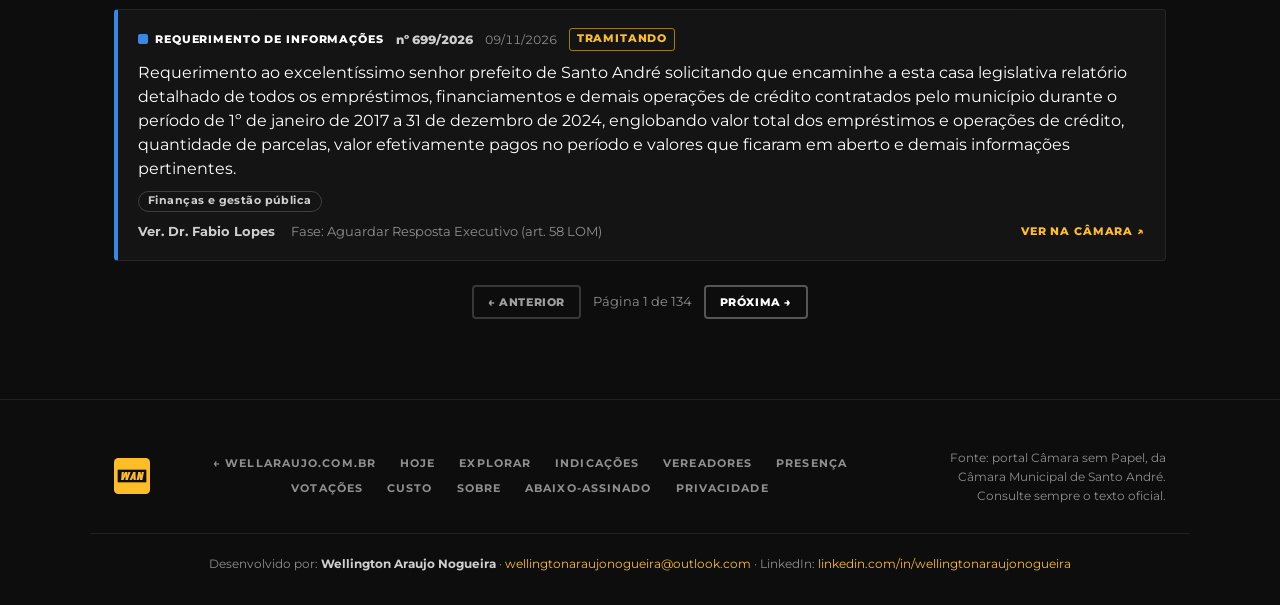
<file: docs/explorar.html>
<!DOCTYPE html>
<html lang="pt-BR">
<head>
  <meta charset="UTF-8" />
  <meta name="viewport" content="width=device-width, initial-scale=1.0" />
  <title>Explorar proposições</title>
  <meta name="description" content="Busque e filtre todas as proposições da Câmara Municipal de Santo André desde 2025." />
  <link rel="icon" href="img/wan.svg" type="image/svg+xml" />
  <link rel="apple-touch-icon" href="img/wan_180.png" />
  <meta property="og:image" content="https://wellaraujo.com.br/projetos_santoandre/img/og.png" />
  <link rel="preconnect" href="https://fonts.googleapis.com" />
  <link rel="preconnect" href="https://fonts.gstatic.com" crossorigin />
  <link href="https://fonts.googleapis.com/css2?family=Montserrat:ital,wght@0,400;0,600;0,700;0,800;0,900;1,800;1,900&display=swap" rel="stylesheet" />
  <link rel="stylesheet" href="estilo.css?v=23" />
</head>
<body>

  <nav class="nav">
    <div class="nav__inner container">
      <a href="./" class="marca"><img class="marca__logo" src="img/wan.svg" alt="WAN" width="36" height="36" /><span class="marca__texto">Projetos <em>Santo André</em></span></a>
      <ul class="nav__links">
        <li class="nav__voltar"><a href="/" title="Página inicial de wellaraujo.com.br">← Início</a></li>
        <li><a href="./">Hoje</a></li>
        <li><a href="explorar.html" aria-current="page">Explorar</a></li>
        <li><a href="indicacoes.html">Indicações</a></li>
        <li><a href="vereadores.html">Vereadores</a></li>
        <li><a href="presenca.html">Presença</a></li>
        <li><a href="votacoes.html">Votações</a></li>
        <li><a href="custo.html">Custo</a></li>
        <li><a href="sobre.html">Sobre</a></li>
        <li><a href="abaixo-assinado.html" class="nav__cta">Abaixo-assinado</a></li>
      </ul>
    </div>
  </nav>

  <header class="hero">
    <div class="container">
      <p class="section-label">Todas as proposições</p>
      <h1 class="hero__title">Busque na <em>Câmara</em></h1>
      <p class="hero__lede">Procure por palavra, vereador, tema ou tipo. Os filtros ficam no endereço da página, então dá para compartilhar uma busca pronta.</p>
      <div class="hero__meta"><span>Atualizado em <b data-atualizado>—</b></span></div>
    </div>
  </header>

  <main>
    <section class="secao">
      <div class="container">
        <form class="filtros" id="filtros" onsubmit="return false">
          <label class="busca">Palavra-chave<input type="search" id="q" placeholder="Ex.: creche, Plano Diretor, iluminação, Vila Luzita…" autocomplete="off" /></label>
          <label>Categoria<select id="categoria"></select></label>
          <label>Tipo<select id="tipo"></select></label>
          <label>Autor<select id="autor"></select></label>
          <label>Tema<select id="tema"></select></label>
          <label>Situação<select id="situacao"></select></label>
          <label>Resultado<select id="resultado"></select></label>
          <label>Ano<select id="ano"></select></label>
        </form>
        <div class="resumo-busca">
          <span id="contagem">Carregando…</span>
          <span style="display:flex;gap:10px;flex-wrap:wrap">
            <button type="button" class="btn btn--outline btn--sm" id="limpar">Limpar filtros</button>
            <button type="button" class="btn btn--outline btn--sm" id="csv">Baixar CSV</button>
          </span>
        </div>
        <div class="lista" id="lista"></div>
        <div class="paginas" id="paginas"></div>
      </div>
    </section>
  </main>

  <footer class="footer">
    <div class="container footer__inner">
      <a href="./" class="marca"><img class="marca__logo" src="img/wan.svg" alt="WAN" width="36" height="36" /></a>
      <nav class="footer__links">
        <a href="/">← wellaraujo.com.br</a>
        <a href="./">Hoje</a>
        <a href="explorar.html">Explorar</a>
        <a href="indicacoes.html">Indicações</a>
        <a href="vereadores.html">Vereadores</a>
        <a href="presenca.html">Presença</a>
        <a href="votacoes.html">Votações</a>
        <a href="custo.html">Custo</a>
        <a href="sobre.html">Sobre</a>
        <a href="abaixo-assinado.html">Abaixo-assinado</a>
        <a href="privacidade.html">Privacidade</a>
      </nav>
      <p class="footer__info">Fonte: portal Câmara sem Papel, da Câmara Municipal de Santo André. Consulte sempre o texto oficial.</p>
    </div>
    <p class="footer__credito container">Desenvolvido por: <strong>Wellington Araujo Nogueira</strong> · <a href="mailto:wellingtonaraujonogueira@outlook.com">wellingtonaraujonogueira@outlook.com</a> · LinkedIn: <a href="https://www.linkedin.com/in/wellingtonaraujonogueira/" target="_blank" rel="noopener">linkedin.com/in/wellingtonaraujonogueira</a></p>
  </footer>

  <script src="app.js?v=3"></script>
  <script>
  (function () {
    var A = window.APP, POR_PAGINA = 30, pagina = 1, filtrados = [];
    var campos = ['q', 'categoria', 'tipo', 'autor', 'tema', 'situacao', 'resultado', 'ano'];
    var el = {};
    campos.forEach(function (c) { el[c] = document.getElementById(c); });

    function opcoes(sel, rotuloTodos, valores) {
      sel.innerHTML = '<option value="">' + rotuloTodos + '</option>' + valores.map(function (v) {
        return '<option value="' + A.esc(v[0]) + '">' + A.esc(v[1]) + '</option>';
      }).join('');
    }
    function contar(P, chave) {
      var c = {};
      P.forEach(function (p) { [].concat(chave(p)).forEach(function (k) { if (k !== '' && k != null) c[k] = (c[k] || 0) + 1; }); });
      return c;
    }

    A.carregar().then(function (D) {
      var P = D.proposicoes;
      // Busca sem acento; cada proposição ganha um texto pré-normalizado.
      P.forEach(function (p) {
        p._txt = A.semAcento([p.ementa, p.resumo_ia, p.tipo, p.numero + '/' + p.ano, p.processo, p.autores.map(function (a) { return a.nome; }).join(' ')].join(' '));
      });

      opcoes(el.categoria, 'Todas', A.CATEGORIAS.map(function (c) { return [c.nome, c.nome]; }));
      var tipos = contar(P, function (p) { return p.tipo; });
      opcoes(el.tipo, 'Todos', Object.keys(tipos).sort().map(function (t) { return [t, t + ' (' + tipos[t] + ')']; }));
      var nomes = {}, qAut = contar(P, function (p) { return A.coletiva(p) ? [] : p.autores.map(function (a) { nomes[a.ids] = a.nome; return a.ids; }); });
      opcoes(el.autor, 'Todos', Object.keys(nomes).sort(function (a, b) { return nomes[a].replace(/^Ver\. /, '').localeCompare(nomes[b].replace(/^Ver\. /, '')); })
        .map(function (id) { return [id, nomes[id] + ' (' + qAut[id] + ')']; }));
      var temas = contar(P, function (p) { return p.temas; });
      opcoes(el.tema, 'Todos', Object.keys(temas).sort().map(function (t) { return [t, t + ' (' + temas[t] + ')']; }).concat([['__sem', 'Sem tema identificado']]));
      opcoes(el.situacao, 'Todas', [['pauta', 'Aguarda plenário']].concat(Object.keys(contar(P, function (p) { return p.situacao; })).sort().map(function (s) { return [s, s]; })));
      var qRes = contar(P, function (p) { return p.desfecho ? p.desfecho.codigo : []; });
      opcoes(el.resultado, 'Todos', [['_ok', '✓ Aprovados (todos)'], ['_nao', '✕ Rejeitados ou vetados (todos)']].concat(
        A.RESULTADOS.filter(function (r) { return qRes[r.codigo]; }).map(function (r) { return [r.codigo, r.nome + ' (' + qRes[r.codigo] + ')']; })));
      opcoes(el.ano, 'Todos', Object.keys(contar(P, function (p) { return p.ano; })).sort().reverse().map(function (a) { return [a, a]; }));

      var url = new URLSearchParams(location.search);
      campos.forEach(function (c) { if (url.get(c)) el[c].value = url.get(c); });

      function aplicar() {
        var f = {};
        campos.forEach(function (c) { f[c] = el[c].value; });
        var termos = A.semAcento(f.q).split(/\s+/).filter(Boolean);
        filtrados = P.filter(function (p) {
          if (f.categoria && p.categoria !== f.categoria) return false;
          if (f.tipo && p.tipo !== f.tipo) return false;
          if (f.autor && (A.coletiva(p) || !p.autores.some(function (a) { return a.ids === f.autor; }))) return false;
          if (f.tema === '__sem' ? p.temas.length : f.tema && p.temas.indexOf(f.tema) < 0) return false;
          if (f.situacao === 'pauta' ? !A.naPauta(p) : f.situacao && p.situacao !== f.situacao) return false;
          if (f.resultado) {
            var cod = p.desfecho ? p.desfecho.codigo : '';
            if (f.resultado.charAt(0) === '_' ? A.GRUPO[cod] !== f.resultado.slice(1) : cod !== f.resultado) return false;
          }
          if (f.ano && String(p.ano) !== f.ano) return false;
          return termos.every(function (t) { return p._txt.indexOf(t) >= 0; });
        });
        var u = new URLSearchParams();
        campos.forEach(function (c) { if (f[c]) u.set(c, f[c]); });
        history.replaceState(null, '', location.pathname + (u.toString() ? '?' + u : ''));
        pagina = 1;
        desenhar();
      }

      function desenhar() {
        var total = Math.max(1, Math.ceil(filtrados.length / POR_PAGINA));
        pagina = Math.min(pagina, total);
        document.getElementById('contagem').innerHTML = '<strong>' + A.int(filtrados.length) + '</strong> ' + (filtrados.length === 1 ? 'proposição encontrada' : 'proposições encontradas');
        var fatia = filtrados.slice((pagina - 1) * POR_PAGINA, pagina * POR_PAGINA);
        document.getElementById('lista').innerHTML = fatia.length ? fatia.map(function (p) { return A.cartao(p); }).join('') : '<p class="vazio">Nenhuma proposição com esses filtros.</p>';
        document.getElementById('paginas').innerHTML = total > 1
          ? '<button type="button" class="btn btn--outline btn--sm" data-p="' + (pagina - 1) + '"' + (pagina === 1 ? ' disabled' : '') + '>← Anterior</button>' +
            '<span>Página ' + pagina + ' de ' + total + '</span>' +
            '<button type="button" class="btn btn--outline btn--sm" data-p="' + (pagina + 1) + '"' + (pagina === total ? ' disabled' : '') + '>Próxima →</button>'
          : '';
      }

      document.getElementById('paginas').addEventListener('click', function (e) {
        var b = e.target.closest('button[data-p]'); if (!b || b.disabled) return;
        pagina = +b.dataset.p; desenhar();
        document.getElementById('filtros').scrollIntoView({ behavior: 'smooth' });
      });
      var espera;
      el.q.addEventListener('input', function () { clearTimeout(espera); espera = setTimeout(aplicar, 200); });
      campos.slice(1).forEach(function (c) { el[c].addEventListener('change', aplicar); });
      document.getElementById('limpar').addEventListener('click', function () { campos.forEach(function (c) { el[c].value = ''; }); aplicar(); });

      document.getElementById('csv').addEventListener('click', function () {
        var col = ['tipo', 'numero', 'ano', 'data', 'ementa', 'autores', 'situacao', 'resultado', 'norma', 'decidido_em', 'fase', 'temas', 'processo', 'link'];
        var linhas = [col.join(';')].concat(filtrados.map(function (p) {
          var d = p.desfecho || {};
          var v = { resultado: d.rotulo || '', norma: d.lei || '', decidido_em: A.data(d.data || ''), autores: p.autores.map(function (a) { return a.nome; }).join(', '), temas: p.temas.join(', '), link: A.linkCamara(p), data: A.data(p.data) };
          return col.map(function (c) { return '"' + String(c in v ? v[c] : p[c]).replace(/"/g, '""') + '"'; }).join(';');
        }));
        var a = document.createElement('a');
        a.href = URL.createObjectURL(new Blob(['﻿' + linhas.join('\n')], { type: 'text/csv;charset=utf-8' }));
        a.download = 'proposicoes_santo_andre.csv';
        a.click();
      });

      aplicar();
    });
  })();
  </script>
</body>
</html>
</file>
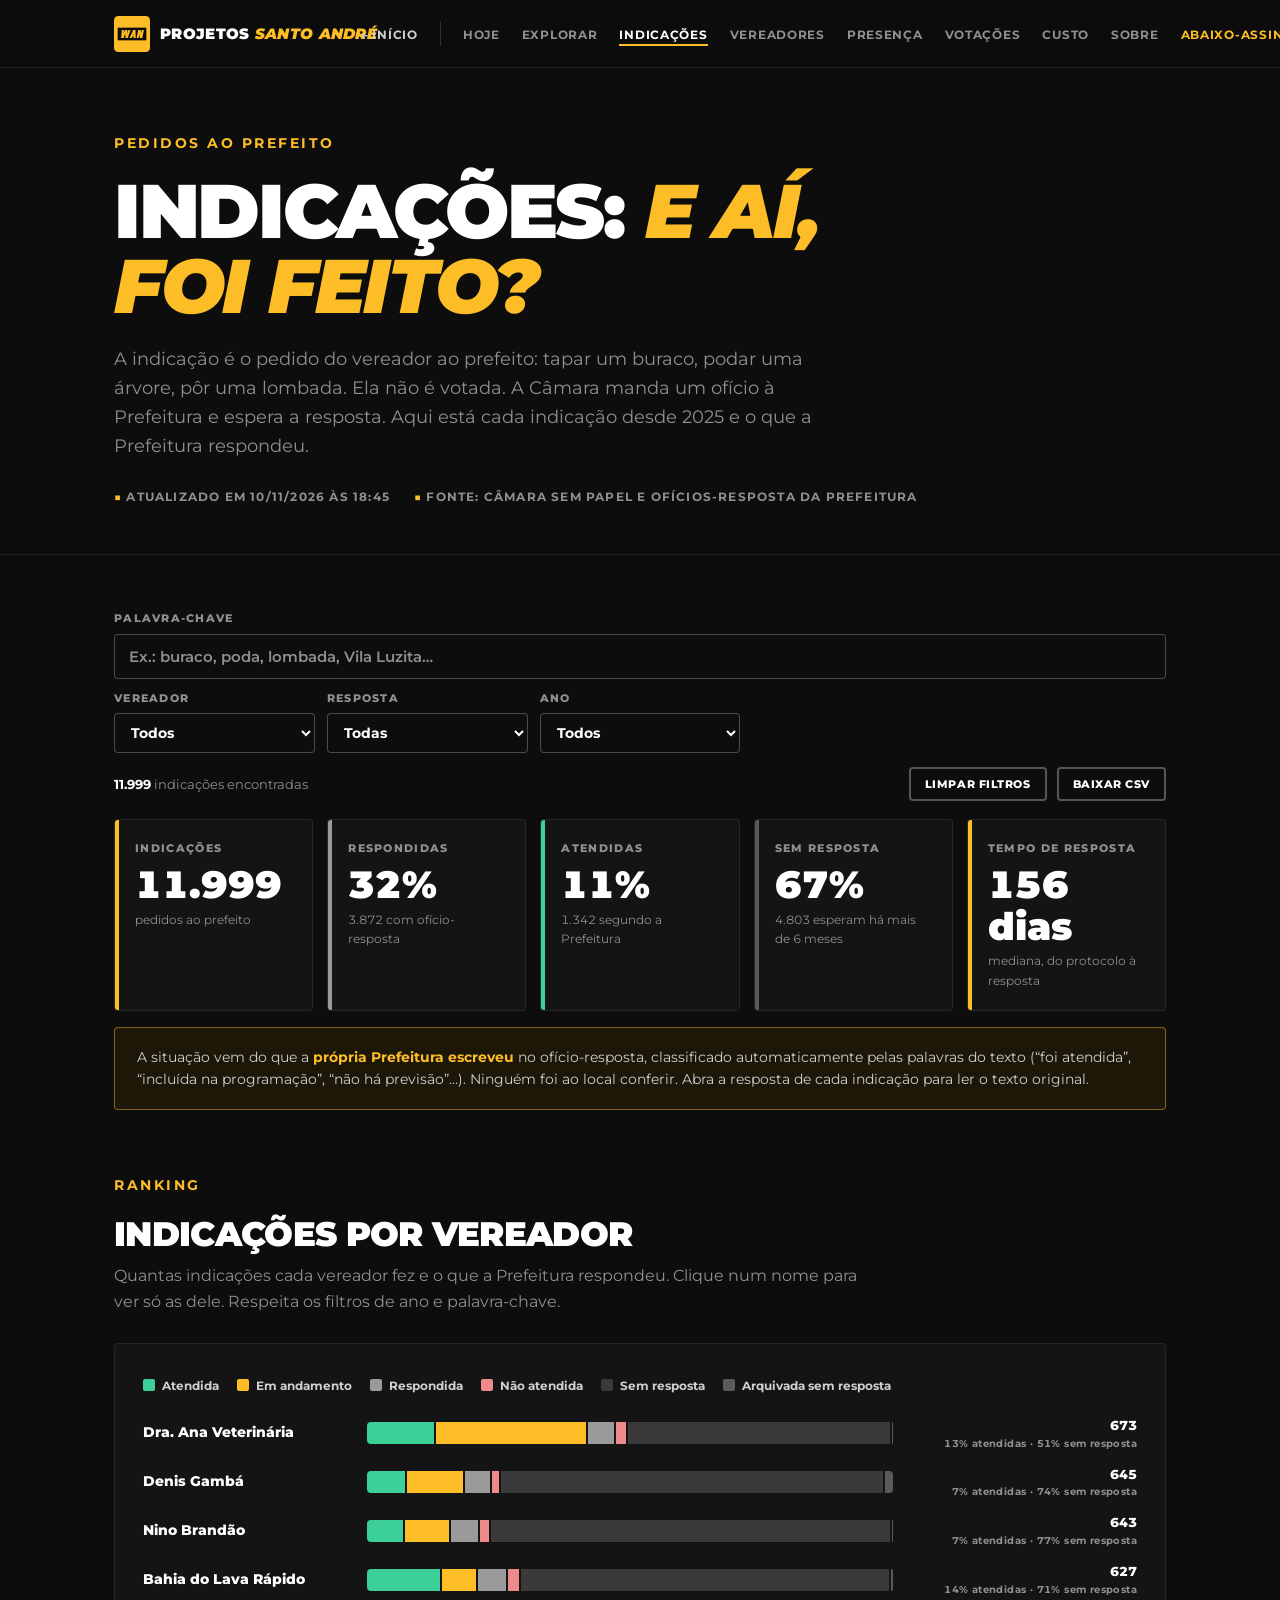
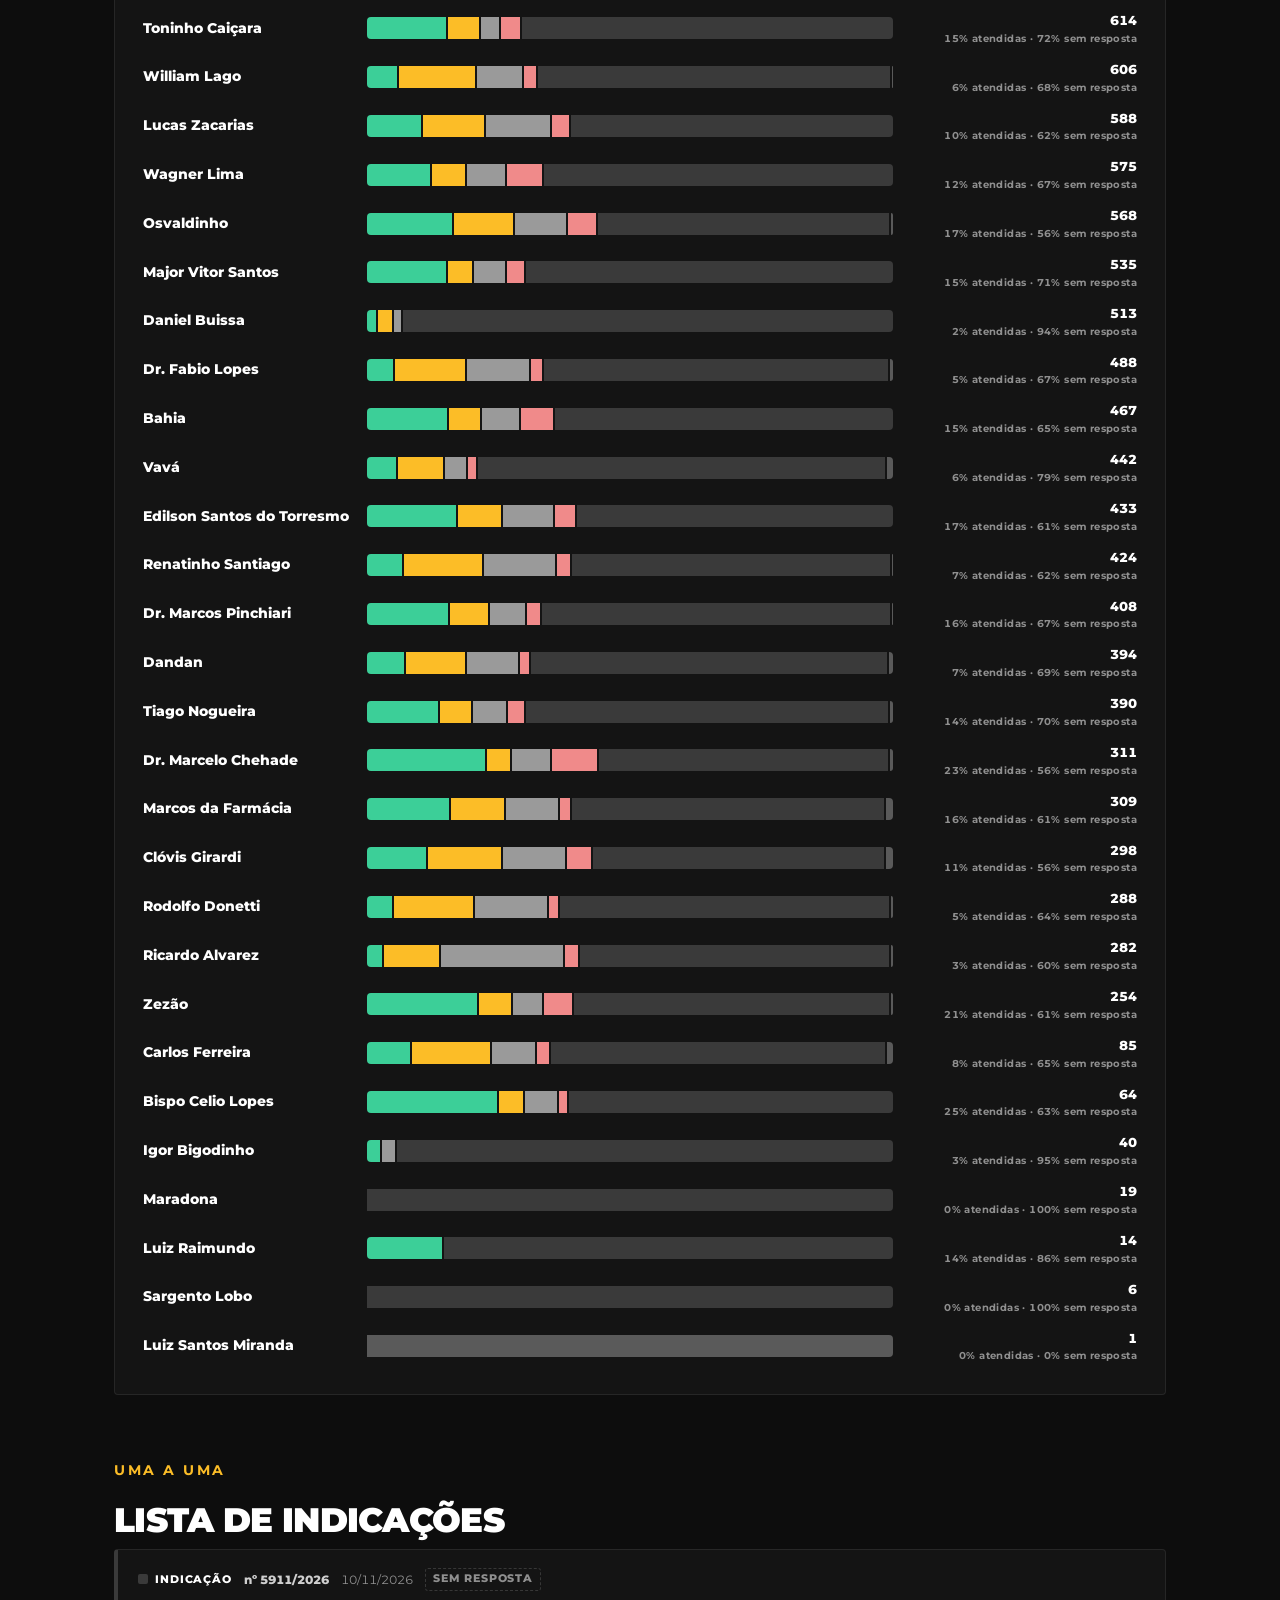
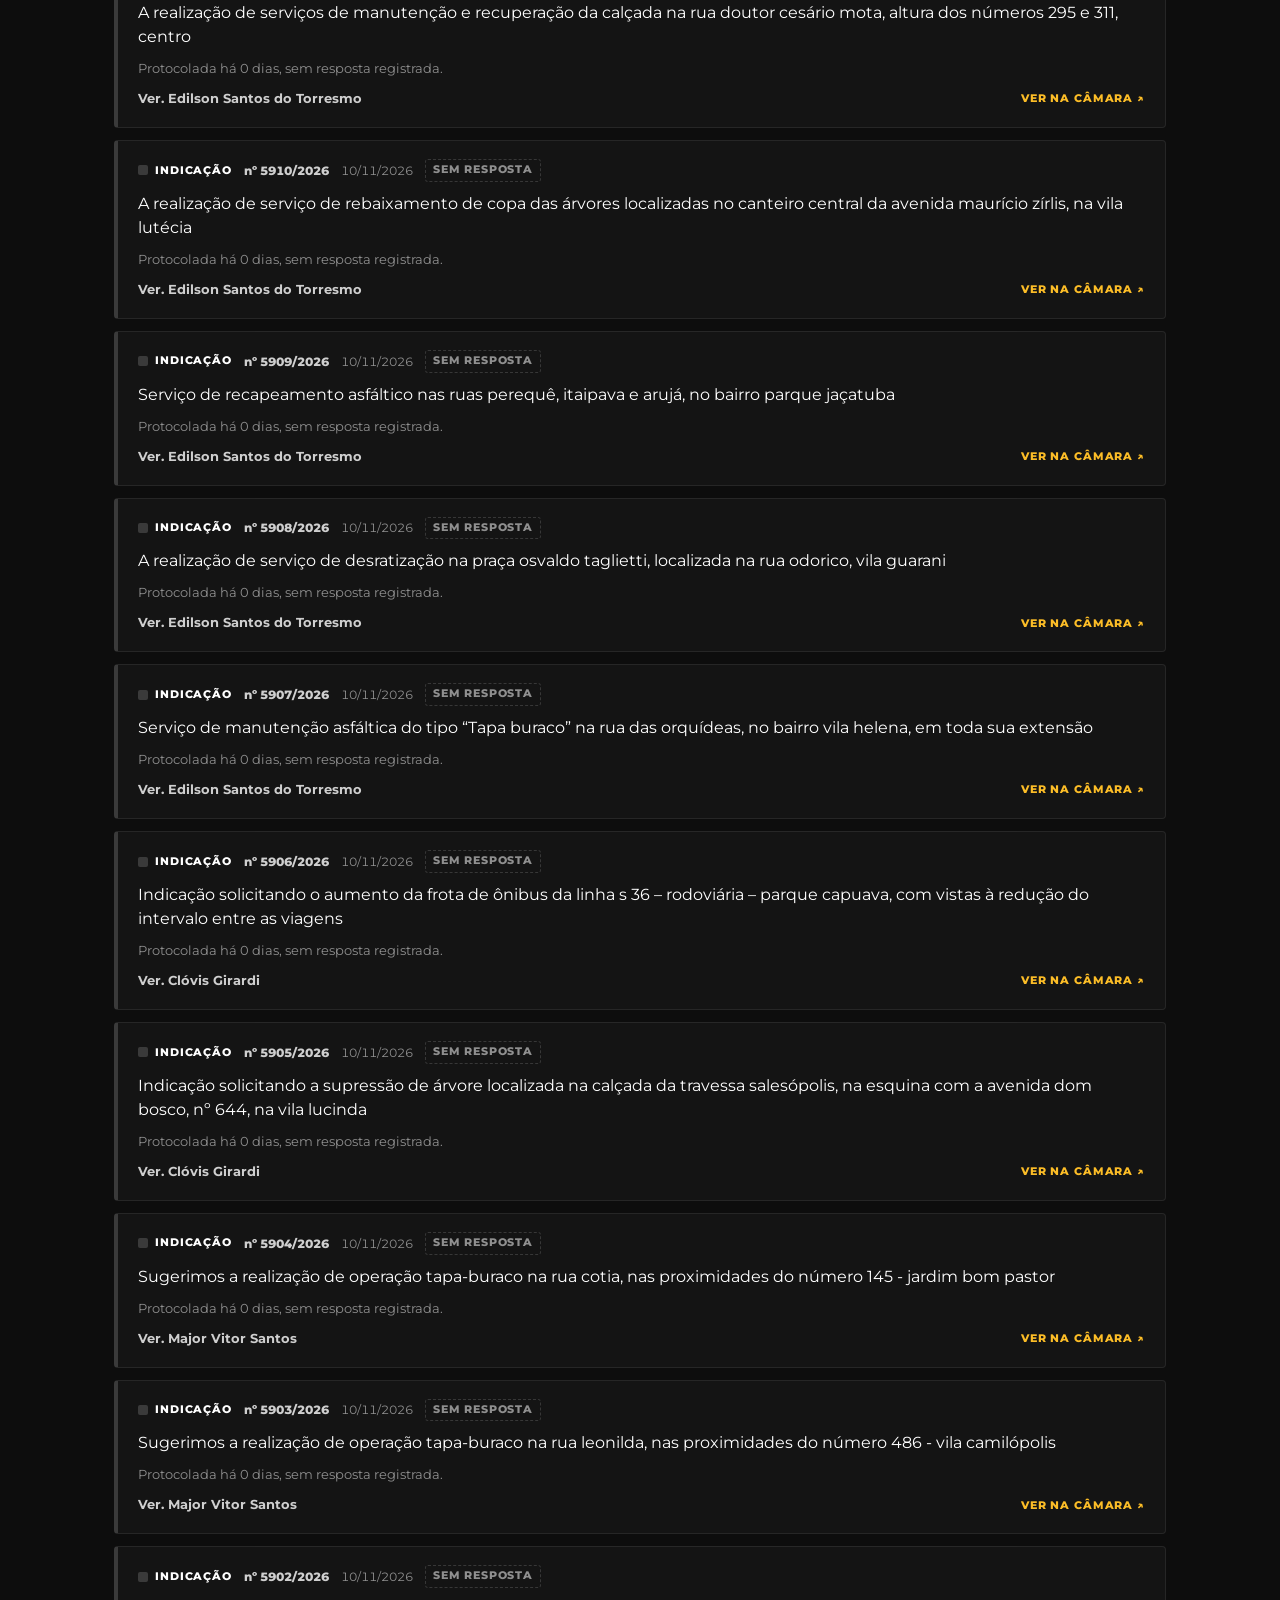
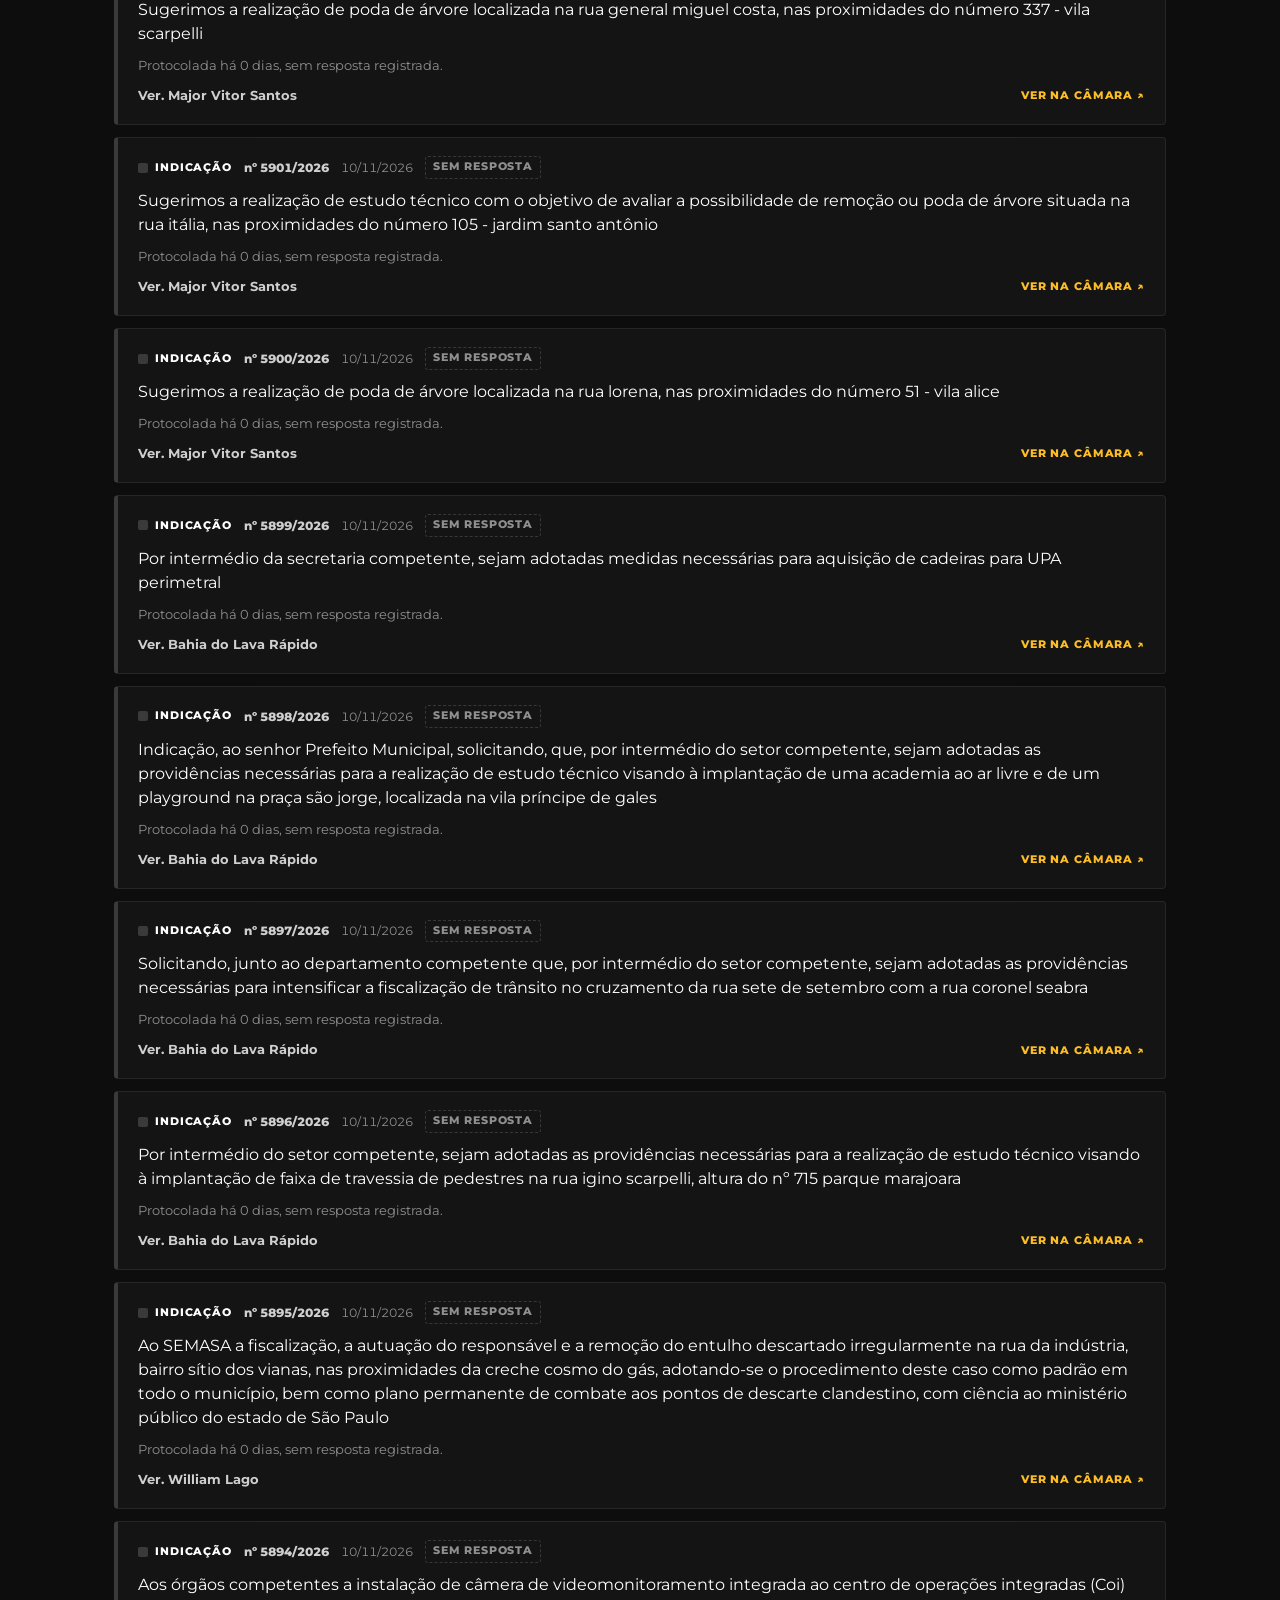
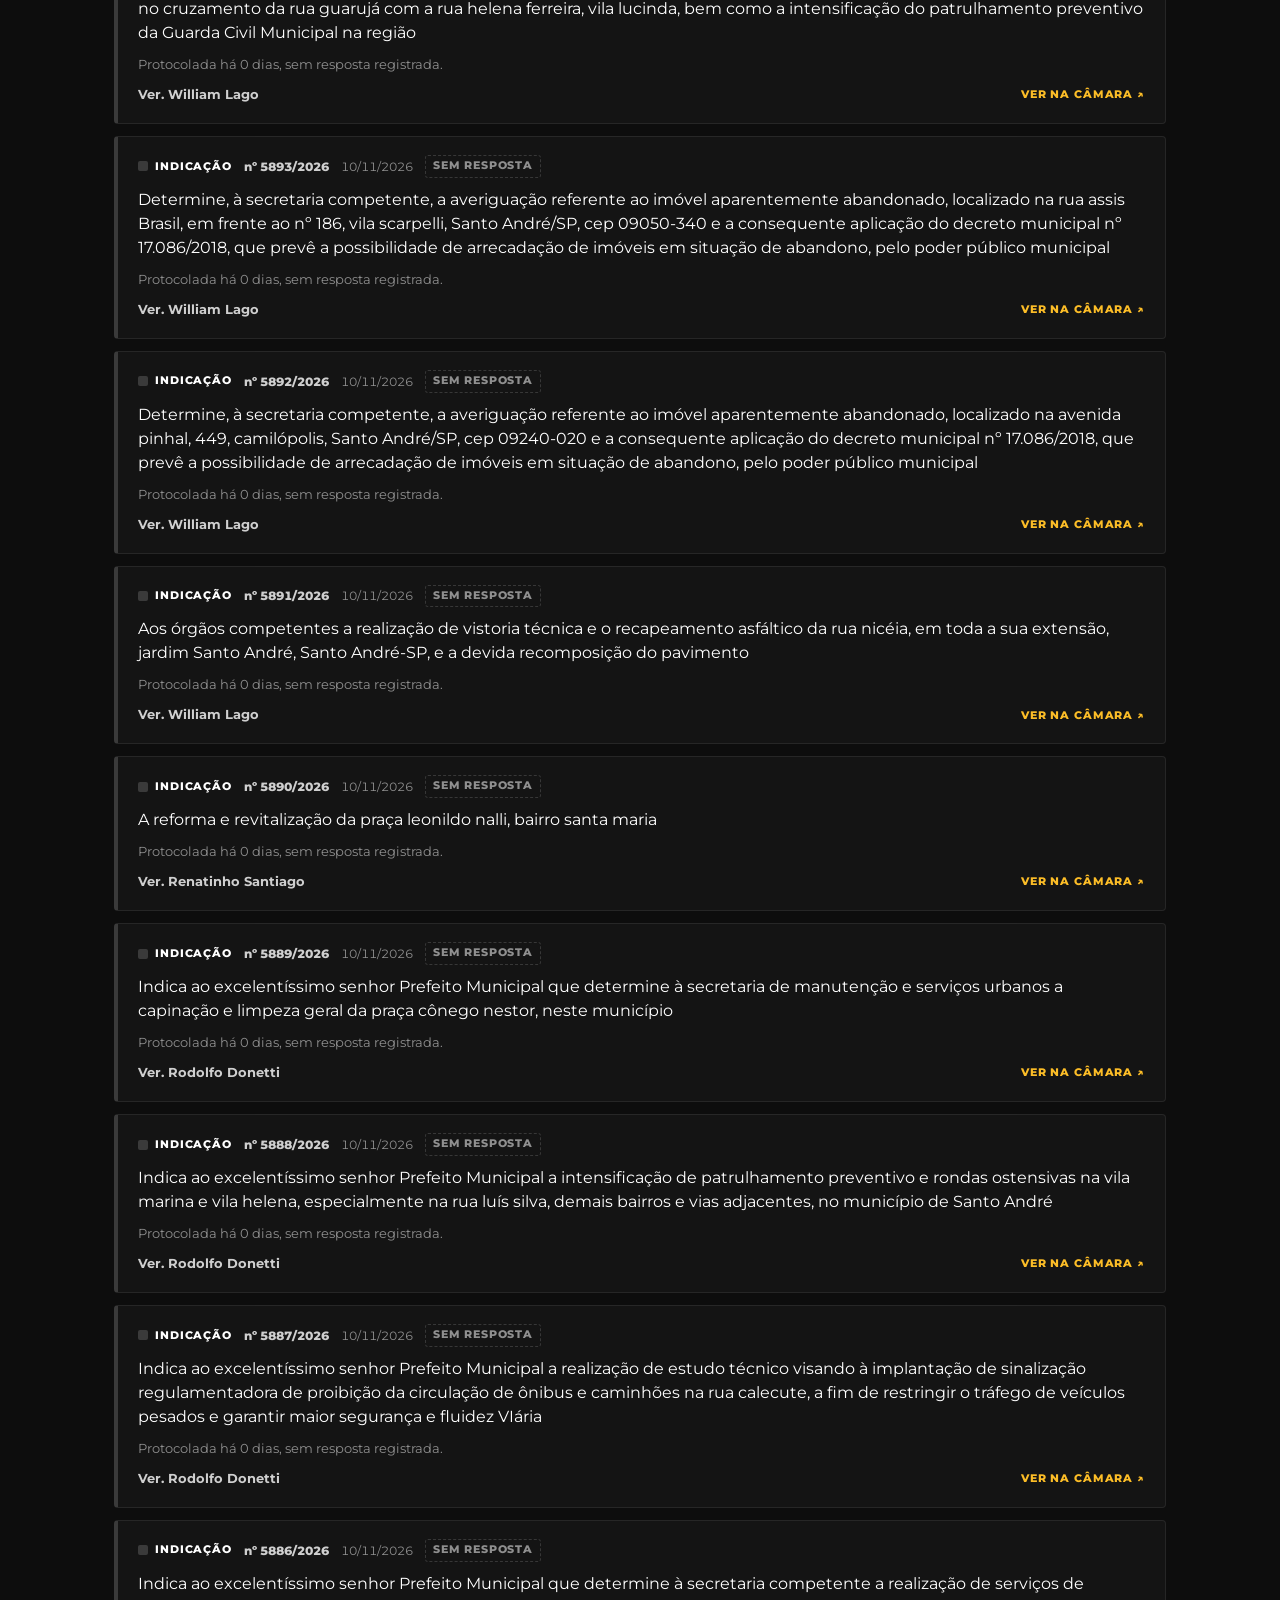
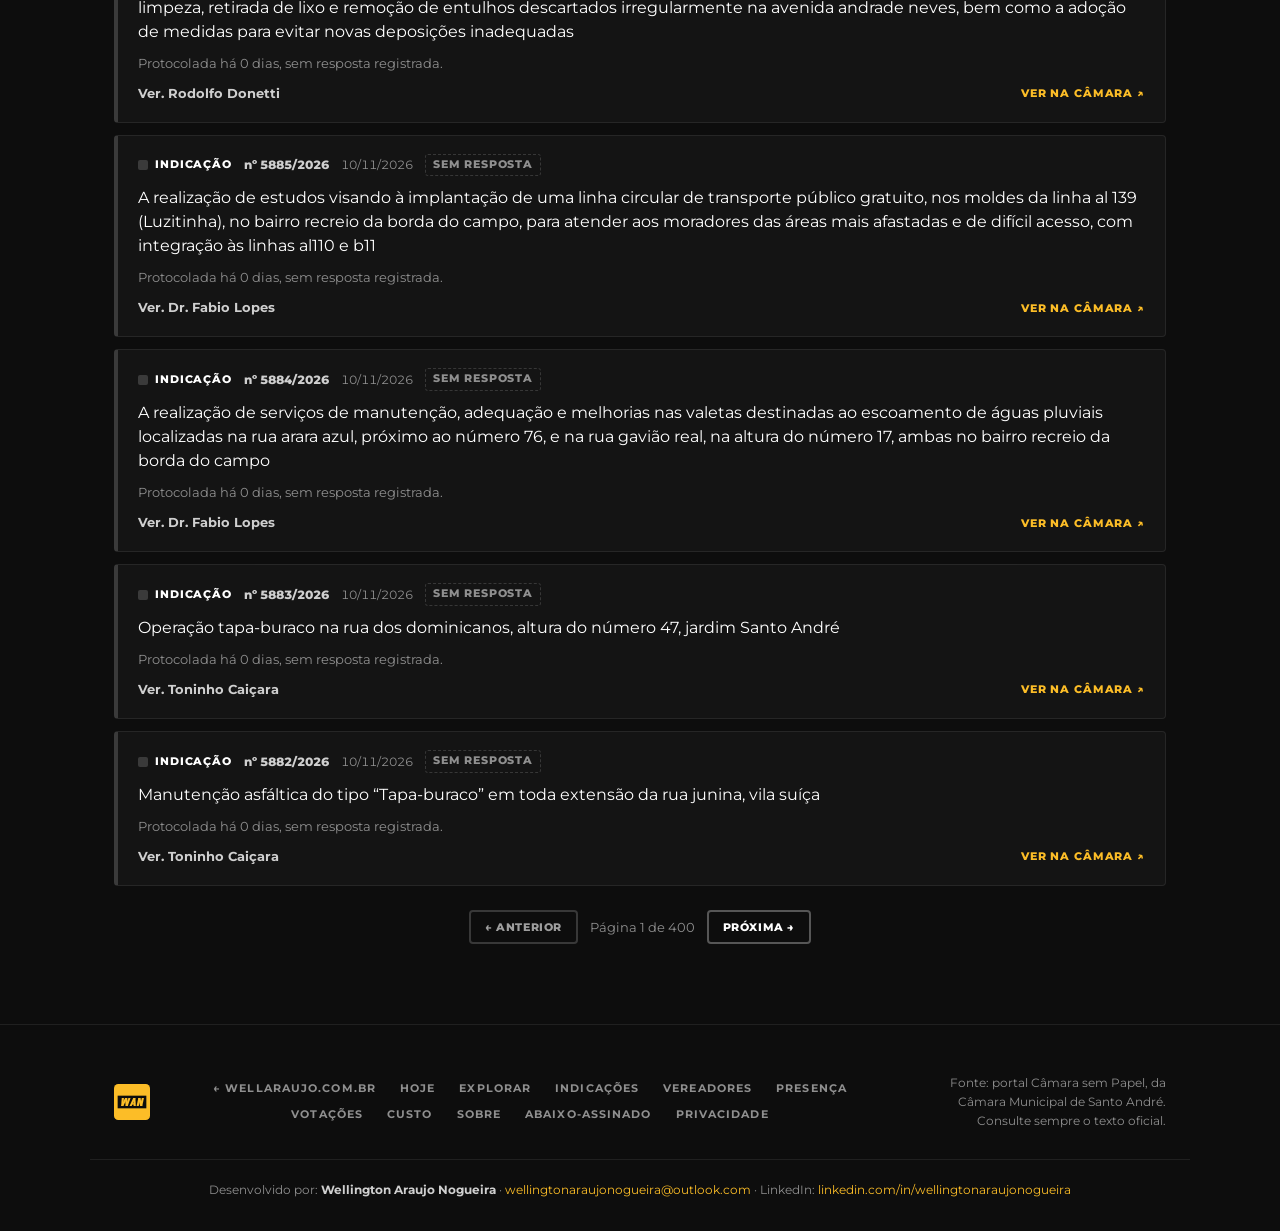
<file: docs/indicacoes.html>
<!DOCTYPE html>
<html lang="pt-BR">
<head>
  <meta charset="UTF-8" />
  <meta name="viewport" content="width=device-width, initial-scale=1.0" />
  <title>Indicações dos vereadores</title>
  <meta name="description" content="Os pedidos dos vereadores de Santo André ao prefeito e o que a Prefeitura respondeu: atendidos, em andamento, negados ou sem resposta." />
  <link rel="icon" href="img/wan.svg" type="image/svg+xml" />
  <link rel="apple-touch-icon" href="img/wan_180.png" />
  <meta property="og:image" content="https://wellaraujo.com.br/projetos_santoandre/img/og.png" />
  <link rel="preconnect" href="https://fonts.googleapis.com" />
  <link rel="preconnect" href="https://fonts.gstatic.com" crossorigin />
  <link href="https://fonts.googleapis.com/css2?family=Montserrat:ital,wght@0,400;0,600;0,700;0,800;0,900;1,800;1,900&display=swap" rel="stylesheet" />
  <link rel="stylesheet" href="estilo.css?v=23" />
  <style>
    .sit--andamento { border-color: rgba(252,189,39,0.6); color: var(--yellow); }
    .sit--aguardando { border-color: rgba(255,255,255,0.15); color: var(--text-muted); border-style: dashed; }
    .resp { border-left: 2px solid var(--border); padding-left: 12px; font-size: 13.5px; color: var(--text-2); }
    .resp summary { cursor: pointer; font-weight: 700; color: var(--text); font-size: 12.5px; }
    .resp p { margin: 8px 0 6px; line-height: 1.55; }
    .resp a { color: var(--yellow); font-size: 11px; font-weight: 800; letter-spacing: 0.08em; text-transform: uppercase; text-decoration: none; }
    .espera { font-size: 12.5px; color: var(--text-muted); }
    .rk--ind { grid-template-columns: 210px minmax(0, 1fr) 230px; }
    @media (max-width: 640px) { .rk--ind { grid-template-columns: minmax(0, 1fr) 190px; } .rk--ind .rk__barra { grid-column: 1 / -1; order: 3; } }
  </style>
</head>
<body>

  <nav class="nav">
    <div class="nav__inner container">
      <a href="./" class="marca"><img class="marca__logo" src="img/wan.svg" alt="WAN" width="36" height="36" /><span class="marca__texto">Projetos <em>Santo André</em></span></a>
      <ul class="nav__links">
        <li class="nav__voltar"><a href="/" title="Página inicial de wellaraujo.com.br">← Início</a></li>
        <li><a href="./">Hoje</a></li>
        <li><a href="explorar.html">Explorar</a></li>
        <li><a href="indicacoes.html" aria-current="page">Indicações</a></li>
        <li><a href="vereadores.html">Vereadores</a></li>
        <li><a href="presenca.html">Presença</a></li>
        <li><a href="votacoes.html">Votações</a></li>
        <li><a href="custo.html">Custo</a></li>
        <li><a href="sobre.html">Sobre</a></li>
        <li><a href="abaixo-assinado.html" class="nav__cta">Abaixo-assinado</a></li>
      </ul>
    </div>
  </nav>

  <header class="hero">
    <div class="container">
      <p class="section-label">Pedidos ao prefeito</p>
      <h1 class="hero__title">Indicações: <em>e aí, foi feito?</em></h1>
      <p class="hero__lede">A indicação é o pedido do vereador ao prefeito: tapar um buraco, podar uma árvore, pôr uma lombada. Ela não é votada. A Câmara manda um ofício à Prefeitura e espera a resposta. Aqui está cada indicação desde 2025 e o que a Prefeitura respondeu.</p>
      <div class="hero__meta"><span>Atualizado em <b data-atualizado-ind>—</b></span><span>Fonte: Câmara sem Papel e ofícios-resposta da Prefeitura</span></div>
    </div>
  </header>

  <main>
    <section class="secao">
      <div class="container">
        <form class="filtros" id="filtros" onsubmit="return false">
          <label class="busca">Palavra-chave<input type="search" id="q" placeholder="Ex.: buraco, poda, lombada, Vila Luzita…" autocomplete="off" /></label>
          <label>Vereador<select id="vereador"></select></label>
          <label>Resposta<select id="status"></select></label>
          <label>Ano<select id="ano"></select></label>
        </form>
        <div class="resumo-busca">
          <span id="contagem">Carregando…</span>
          <span style="display:flex;gap:10px;flex-wrap:wrap">
            <button type="button" class="btn btn--outline btn--sm" id="limpar">Limpar filtros</button>
            <button type="button" class="btn btn--outline btn--sm" id="csv">Baixar CSV</button>
          </span>
        </div>
        <div class="kpis" id="kpis"></div>
        <div class="aviso" style="margin-top:16px">A situação vem do que a <strong>própria Prefeitura escreveu</strong> no ofício-resposta, classificado automaticamente pelas palavras do texto (“foi atendida”, “incluída na programação”, “não há previsão”…). Ninguém foi ao local conferir. Abra a resposta de cada indicação para ler o texto original.</div>
      </div>
    </section>

    <section class="secao">
      <div class="container">
        <p class="section-label">Ranking</p>
        <h2 class="secao__titulo">Indicações por vereador</h2>
        <p class="secao__intro">Quantas indicações cada vereador fez e o que a Prefeitura respondeu. Clique num nome para ver só as dele. Respeita os filtros de ano e palavra-chave.</p>
        <div class="cartao">
          <div class="legenda" id="legenda"></div>
          <div class="ranking" id="ranking"></div>
        </div>
      </div>
    </section>

    <section class="secao">
      <div class="container">
        <p class="section-label">Uma a uma</p>
        <h2 class="secao__titulo">Lista de indicações</h2>
        <div class="lista" id="lista"></div>
        <div class="paginas" id="paginas"></div>
      </div>
    </section>
  </main>

  <footer class="footer">
    <div class="container footer__inner">
      <a href="./" class="marca"><img class="marca__logo" src="img/wan.svg" alt="WAN" width="36" height="36" /></a>
      <nav class="footer__links">
        <a href="/">← wellaraujo.com.br</a>
        <a href="./">Hoje</a>
        <a href="explorar.html">Explorar</a>
        <a href="indicacoes.html">Indicações</a>
        <a href="vereadores.html">Vereadores</a>
        <a href="presenca.html">Presença</a>
        <a href="votacoes.html">Votações</a>
        <a href="custo.html">Custo</a>
        <a href="sobre.html">Sobre</a>
        <a href="abaixo-assinado.html">Abaixo-assinado</a>
        <a href="privacidade.html">Privacidade</a>
      </nav>
      <p class="footer__info">Fonte: portal Câmara sem Papel, da Câmara Municipal de Santo André. Consulte sempre o texto oficial.</p>
    </div>
    <p class="footer__credito container">Desenvolvido por: <strong>Wellington Araujo Nogueira</strong> · <a href="mailto:wellingtonaraujonogueira@outlook.com">wellingtonaraujonogueira@outlook.com</a> · LinkedIn: <a href="https://www.linkedin.com/in/wellingtonaraujonogueira/" target="_blank" rel="noopener">linkedin.com/in/wellingtonaraujonogueira</a></p>
  </footer>

  <script src="app.js?v=3"></script>
  <script>
  (function () {
    var A = window.APP, POR_PAGINA = 30, pagina = 1, filtrados = [];
    var PORTAL = 'https://camarasempapel.cmsandre.sp.gov.br/spl/processo.aspx?tipo=153&id=';
    // Ordem das cores na barra e na legenda.
    var ST = [
      { c: 'atendida', nome: 'Atendida', longo: 'Atendida, segundo a Prefeitura', cor: '#3ccf98', cls: 'ok' },
      { c: 'andamento', nome: 'Em andamento', longo: 'Programada ou em andamento', cor: 'var(--yellow)', cls: 'andamento' },
      { c: 'respondida', nome: 'Respondida', longo: 'Respondida (ler a resposta)', cor: '#9a9a9a', cls: 'neutro' },
      { c: 'negada', nome: 'Não atendida', longo: 'Não atendida ou sem previsão', cor: '#f08a8a', cls: 'nao' },
      { c: 'aguardando', nome: 'Sem resposta', longo: 'Sem resposta até hoje', cor: '#3a3a3a', cls: 'aguardando' },
      { c: 'arquivada', nome: 'Arquivada sem resposta', longo: 'Arquivada sem resposta', cor: '#5a5a5a', cls: 'neutro' }
    ];
    var STI = {}; ST.forEach(function (s) { STI[s.c] = s; });
    var campos = ['q', 'vereador', 'status', 'ano'], el = {};
    campos.forEach(function (c) { el[c] = document.getElementById(c); });

    function opcoes(sel, todos, vals) {
      sel.innerHTML = '<option value="">' + todos + '</option>' + vals.map(function (v) { return '<option value="' + A.esc(v[0]) + '">' + A.esc(v[1]) + '</option>'; }).join('');
    }
    function limpaNome(n) { return n.replace(/^Ver\.\s*/i, ''); }

    fetch('dados/indicacoes.json', { cache: 'no-cache' }).then(function (r) { return r.json(); }).then(function (D) {
      document.querySelectorAll('[data-atualizado-ind]').forEach(function (e) { e.textContent = A.dataHora(D.atualizado_em); });
      var I = D.indicacoes;
      I.forEach(function (p) {
        p.nomes = p.au.map(function (id) { return limpaNome(D.autores[id] || ''); }).filter(Boolean);
        p._txt = A.semAcento(p.e + ' ' + p.nomes.join(' ') + ' ' + p.n + '/' + p.a + ' ' + p.t);
      });
      var cont = {}; I.forEach(function (p) { p.nomes.forEach(function (n) { cont[n] = (cont[n] || 0) + 1; }); });
      opcoes(el.vereador, 'Todos', Object.keys(cont).sort(function (a, b) { return a.replace(/^(Dr|Dra)\.\s*/, '').localeCompare(b.replace(/^(Dr|Dra)\.\s*/, '')); }).map(function (n) { return [n, n + ' (' + A.int(cont[n]) + ')']; }));
      var porSt = {}; I.forEach(function (p) { porSt[p.s] = (porSt[p.s] || 0) + 1; });
      opcoes(el.status, 'Todas', ST.filter(function (s) { return porSt[s.c]; }).map(function (s) { return [s.c, s.longo + ' (' + A.int(porSt[s.c]) + ')']; }));
      opcoes(el.ano, 'Todos', Object.keys(I.reduce(function (o, p) { o[p.a] = 1; return o; }, {})).sort().reverse().map(function (a) { return [a, a]; }));
      document.getElementById('legenda').innerHTML = ST.map(function (s) { return '<span><i style="background:' + s.cor + '"></i>' + s.nome + '</span>'; }).join('');

      var url = new URLSearchParams(location.search);
      campos.forEach(function (c) { if (url.get(c)) el[c].value = url.get(c); });

      function aplicar() {
        var f = {}; campos.forEach(function (c) { f[c] = el[c].value; });
        var termos = A.semAcento(f.q).split(/\s+/).filter(Boolean);
        var base = I.filter(function (p) {
          if (f.ano && String(p.a) !== f.ano) return false;
          return termos.every(function (t) { return p._txt.indexOf(t) >= 0; });
        });
        filtrados = base.filter(function (p) {
          if (f.vereador && p.nomes.indexOf(f.vereador) < 0) return false;
          return !f.status || p.s === f.status;
        });
        var u = new URLSearchParams(); campos.forEach(function (c) { if (f[c]) u.set(c, f[c]); });
        history.replaceState(null, '', location.pathname + (u.toString() ? '?' + u : ''));
        kpis(base.filter(function (p) { return !f.vereador || p.nomes.indexOf(f.vereador) >= 0; }));
        ranking(base, f.vereador);
        pagina = 1; desenhar();
      }

      function kpis(L) {
        var n = {}; L.forEach(function (p) { n[p.s] = (n[p.s] || 0) + 1; });
        var resp = L.length - (n.aguardando || 0) - (n.arquivada || 0);
        var esperas = L.filter(function (p) { return p.r && p.d; }).map(function (p) { return (new Date(p.r) - new Date(p.d)) / 864e5; }).sort(function (a, b) { return a - b; });
        var med = esperas.length ? Math.round(esperas[Math.floor(esperas.length / 2)]) : null;
        var antigas = L.filter(function (p) { return p.s === 'aguardando' && p.dias > 180; }).length;
        function pc(x) { return L.length ? (100 * x / L.length).toFixed(0) + '%' : '—'; }
        document.getElementById('kpis').innerHTML = [
          ['Indicações', A.int(L.length), 'pedidos ao prefeito', 'var(--yellow)'],
          ['Respondidas', pc(resp), A.int(resp) + ' com ofício-resposta', '#9a9a9a'],
          ['Atendidas', pc(n.atendida || 0), A.int(n.atendida || 0) + ' segundo a Prefeitura', '#3ccf98'],
          ['Sem resposta', pc(n.aguardando || 0), A.int(antigas) + ' esperam há mais de 6 meses', '#5a5a5a'],
          ['Tempo de resposta', med == null ? '—' : med + ' dias', 'mediana, do protocolo à resposta', 'var(--yellow)']
        ].map(function (k) {
          return '<div class="kpi" style="--kpi-cor:' + k[3] + '"><p class="kpi__rotulo">' + k[0] + '</p><p class="kpi__valor">' + k[1] + '</p><p class="kpi__sub">' + k[2] + '</p></div>';
        }).join('');
      }

      function ranking(L, ver) {
        var R = {};
        L.forEach(function (p) {
          p.nomes.forEach(function (n) {
            var r = R[n] = R[n] || { nome: n, total: 0 };
            r.total++; r[p.s] = (r[p.s] || 0) + 1;
          });
        });
        var lista = Object.keys(R).map(function (k) { return R[k]; }).sort(function (a, b) { return b.total - a.total; });
        document.getElementById('ranking').innerHTML = lista.map(function (r) {
          var segs = ST.map(function (s) {
            var x = r[s.c] || 0; if (!x) return '';
            return '<i style="flex:' + x + ';background:' + s.cor + '" data-dica="<b>' + A.esc(r.nome) + '</b><br>' + s.nome + ': ' + A.int(x) + '"></i>';
          }).join('');
          var at = r.atendida || 0;
          var u = new URLSearchParams(location.search); u.set('vereador', r.nome);
          return '<a class="rk rk--ind' + (ver && ver !== r.nome ? ' rk--apagado' : '') + '" href="?' + u + '">' +
            '<span class="rk__nome">' + A.esc(r.nome) + '</span><span class="rk__barra">' + segs + '</span>' +
            '<span class="rk__total">' + A.int(r.total) + '<small>' + (100 * at / r.total).toFixed(0) + '% atendidas · ' + (100 * (r.aguardando || 0) / r.total).toFixed(0) + '% sem resposta</small></span></a>';
        }).join('') || '<p class="vazio">Nenhuma indicação com esses filtros.</p>';
      }

      function cartao(p) {
        var s = STI[p.s];
        var resp = '';
        if (p.t) {
          resp = '<details class="resp"><summary>O que a Prefeitura respondeu' + (p.r ? ' em ' + A.data(p.r) : '') + '</summary><p>' + A.esc(p.t) + '</p>' +
            (p.o ? '<a href="' + A.esc(p.o) + '" target="_blank" rel="noopener">Ofício-resposta (PDF) ↗</a>' : '') + '</details>';
        } else if (p.s === 'respondida') {
          resp = '<p class="espera">Respondida' + (p.r ? ' em ' + A.data(p.r) : '') + '. O trecho não foi localizado automaticamente no ofício. ' +
            (p.o ? '<a href="' + A.esc(p.o) + '" target="_blank" rel="noopener" style="color:var(--yellow)">Ler o ofício ↗</a>' : '') + '</p>';
        } else if (p.s === 'aguardando' && p.dias != null) {
          resp = '<p class="espera">Protocolada há ' + A.int(p.dias) + ' dia' + (p.dias === 1 ? '' : 's') + ', sem resposta registrada.</p>';
        }
        return '<article class="prop" style="--cor:' + s.cor + '">' +
          '<div class="prop__topo"><span class="prop__tipo"><i></i>Indicação</span><span class="prop__num">nº ' + p.n + '/' + p.a + '</span>' +
          '<span>' + A.data(p.d) + '</span><span class="sit sit--' + s.cls + '">' + s.nome + '</span></div>' +
          '<p class="prop__ementa">' + A.esc(A.frase(p.e.toUpperCase(), p.nomes)) + '</p>' + resp +
          '<div class="prop__pe"><span class="prop__autor">' + p.nomes.map(function (n) { return '<a href="?vereador=' + encodeURIComponent(n) + '">Ver. ' + A.esc(n) + '</a>'; }).join(', ') + '</span>' +
          '<a class="prop__link" href="' + PORTAL + p.id + '&ano_proposicao=' + p.a + '" target="_blank" rel="noopener">Ver na Câmara ↗</a></div></article>';
      }

      function desenhar() {
        var total = Math.max(1, Math.ceil(filtrados.length / POR_PAGINA));
        pagina = Math.min(pagina, total);
        document.getElementById('contagem').innerHTML = '<strong>' + A.int(filtrados.length) + '</strong> ' + (filtrados.length === 1 ? 'indicação encontrada' : 'indicações encontradas');
        var fatia = filtrados.slice((pagina - 1) * POR_PAGINA, pagina * POR_PAGINA);
        document.getElementById('lista').innerHTML = fatia.length ? fatia.map(cartao).join('') : '<p class="vazio">Nenhuma indicação com esses filtros.</p>';
        document.getElementById('paginas').innerHTML = total > 1
          ? '<button type="button" class="btn btn--outline btn--sm" data-p="' + (pagina - 1) + '"' + (pagina === 1 ? ' disabled' : '') + '>← Anterior</button>' +
            '<span>Página ' + pagina + ' de ' + total + '</span>' +
            '<button type="button" class="btn btn--outline btn--sm" data-p="' + (pagina + 1) + '"' + (pagina === total ? ' disabled' : '') + '>Próxima →</button>'
          : '';
      }

      document.getElementById('paginas').addEventListener('click', function (e) {
        var b = e.target.closest('button[data-p]'); if (!b || b.disabled) return;
        pagina = +b.dataset.p; desenhar();
        document.getElementById('lista').scrollIntoView({ behavior: 'smooth' });
      });
      var espera;
      el.q.addEventListener('input', function () { clearTimeout(espera); espera = setTimeout(aplicar, 200); });
      campos.slice(1).forEach(function (c) { el[c].addEventListener('change', aplicar); });
      document.getElementById('limpar').addEventListener('click', function () { campos.forEach(function (c) { el[c].value = ''; }); aplicar(); });
      document.getElementById('csv').addEventListener('click', function () {
        var col = ['numero', 'ano', 'data', 'vereador', 'pedido', 'situacao', 'data_resposta', 'resposta', 'oficio', 'link'];
        var linhas = [col.join(';')].concat(filtrados.map(function (p) {
          return [p.n, p.a, p.d, p.nomes.join(', '), p.e, STI[p.s].longo, p.r, p.t, p.o, PORTAL + p.id + '&ano_proposicao=' + p.a]
            .map(function (v) { return '"' + String(v == null ? '' : v).replace(/"/g, '""') + '"'; }).join(';');
        }));
        var a = document.createElement('a');
        a.href = URL.createObjectURL(new Blob(['﻿' + linhas.join('\n')], { type: 'text/csv;charset=utf-8' }));
        a.download = 'indicacoes_santo_andre.csv'; a.click();
      });
      aplicar();
    });
  })();
  </script>
</body>
</html>
</file>
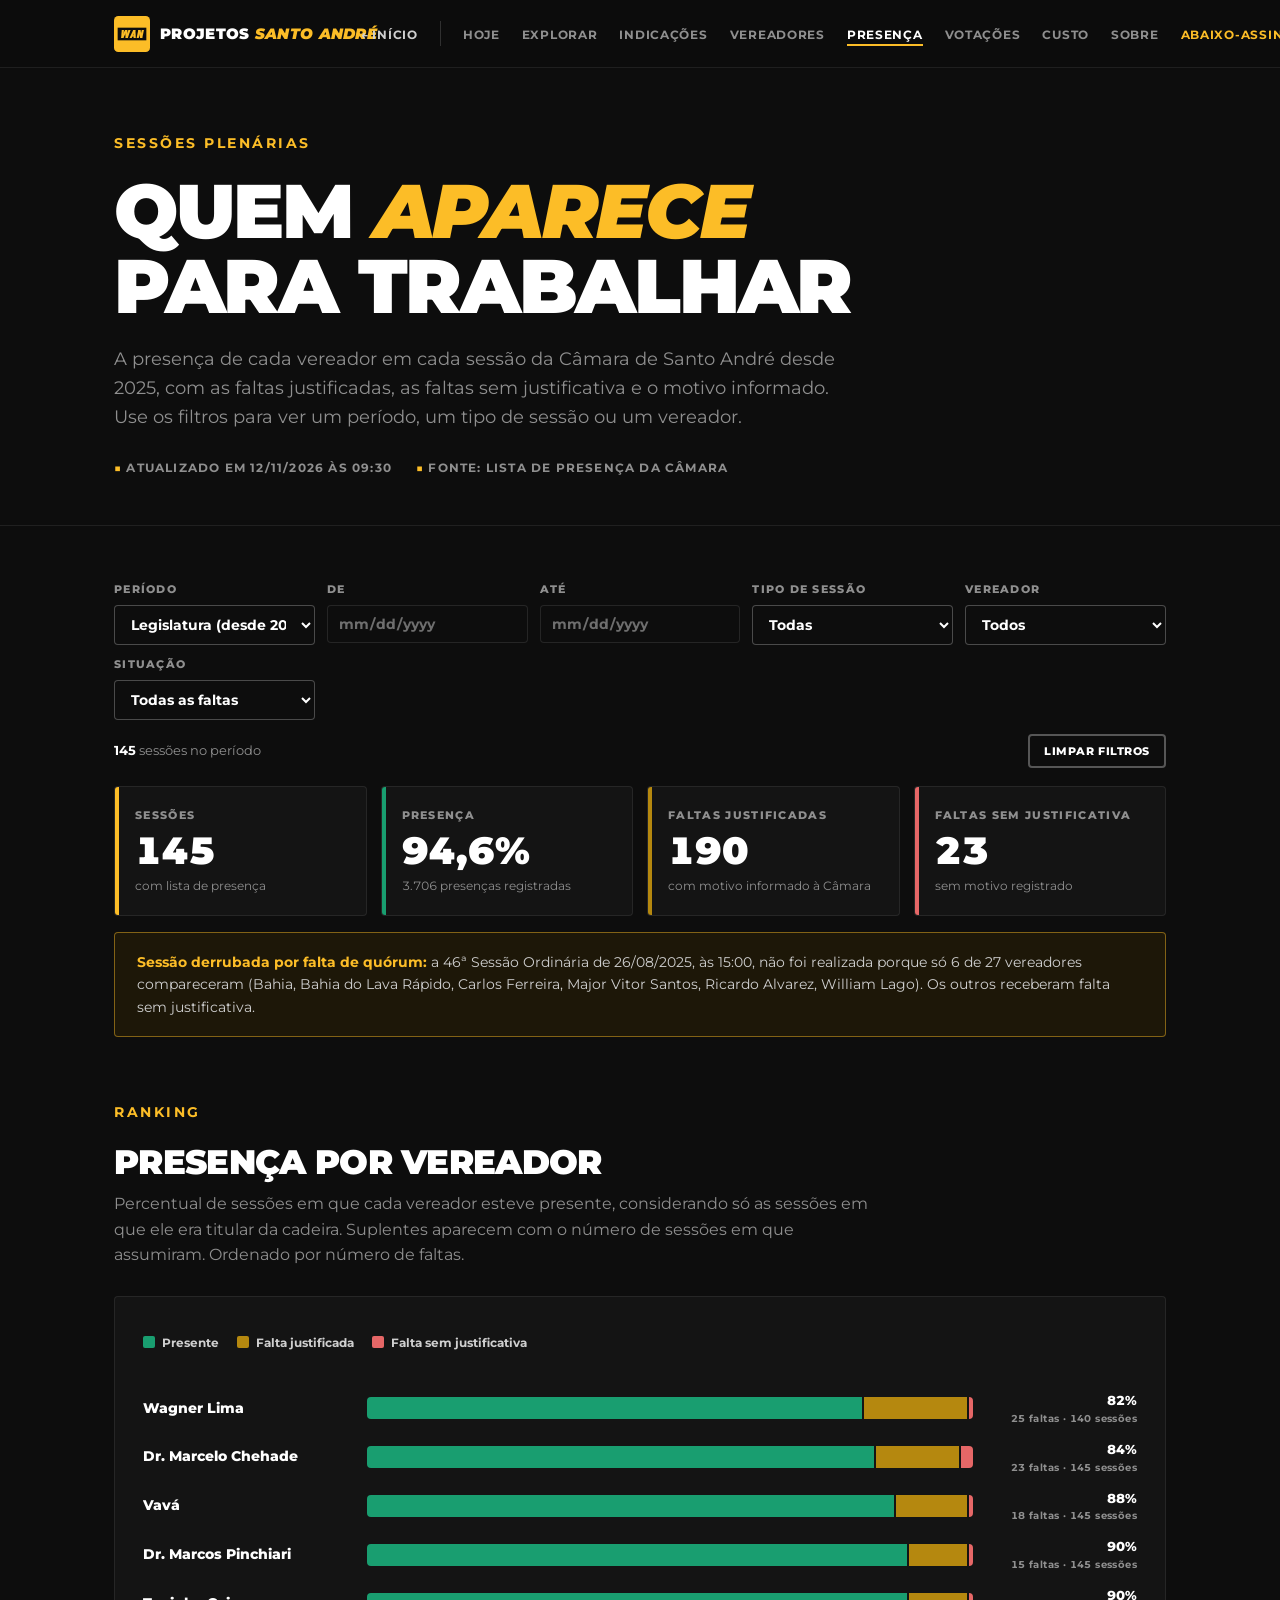
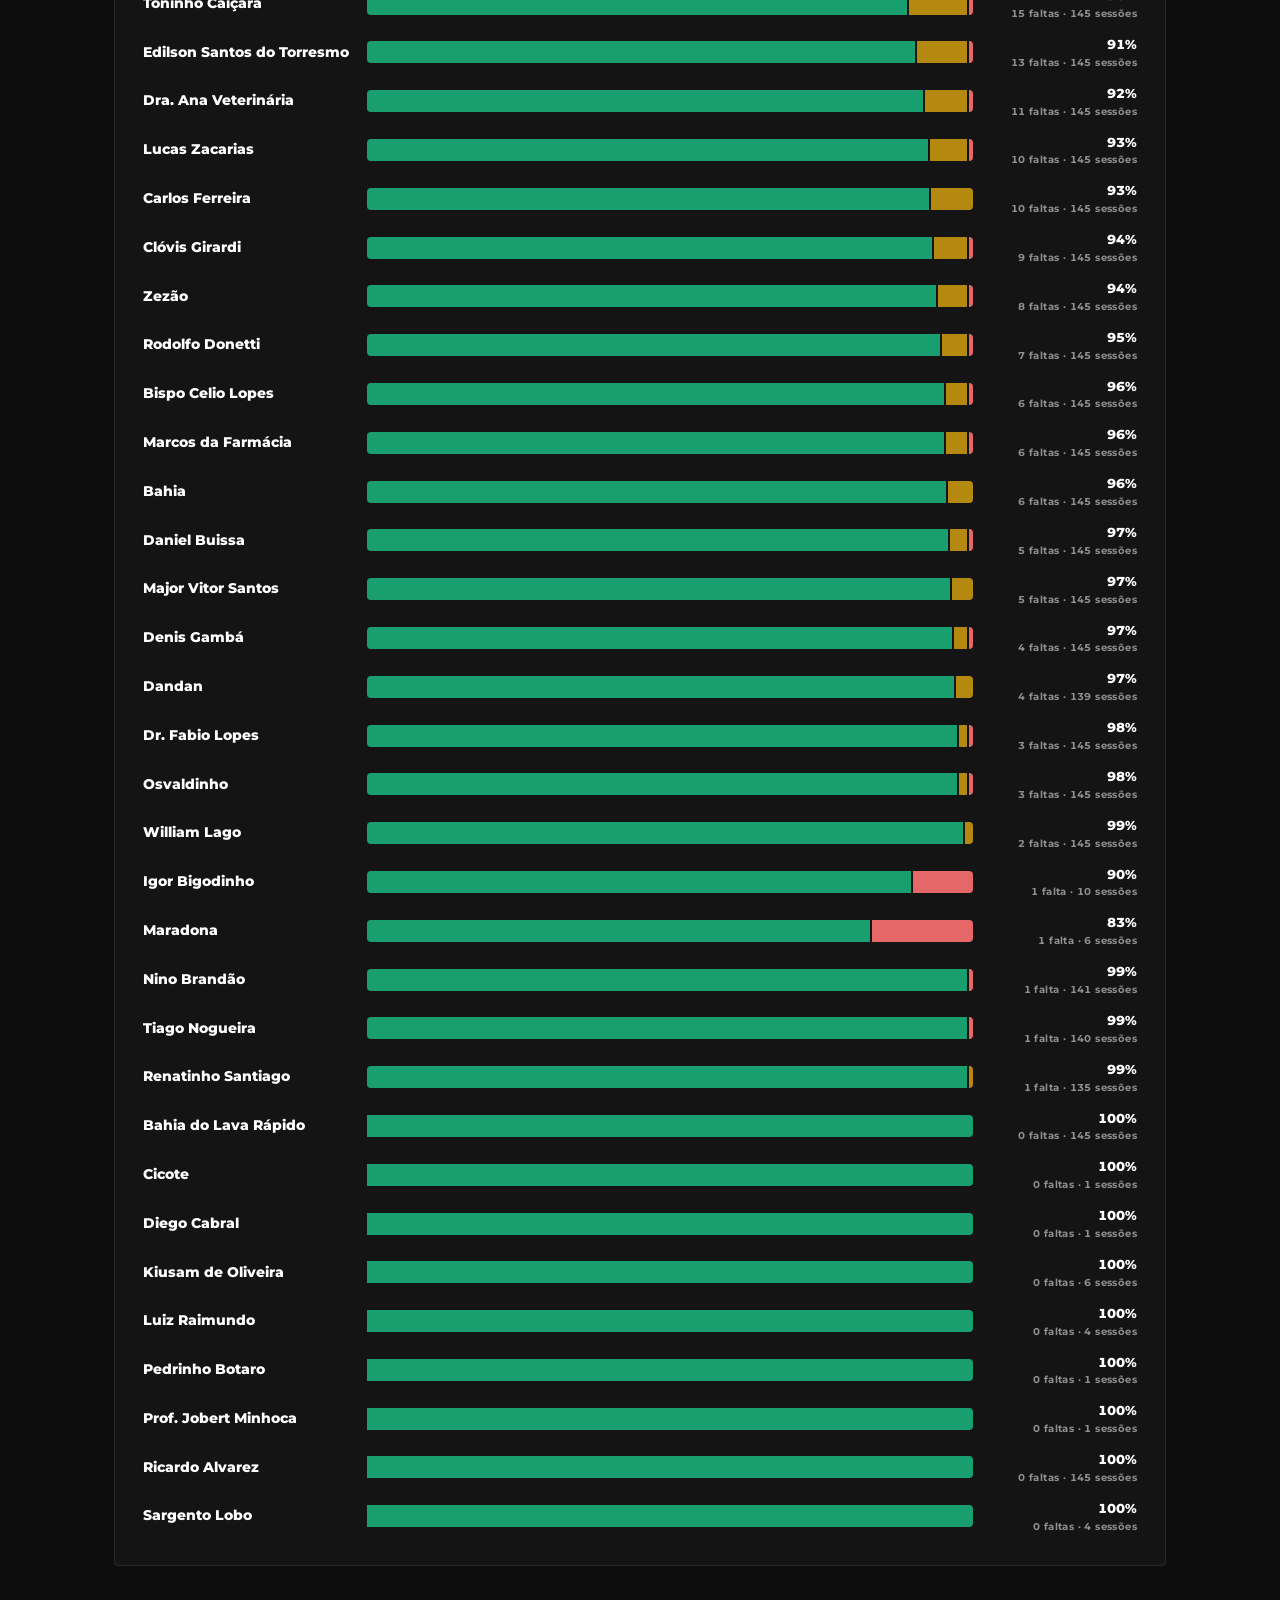
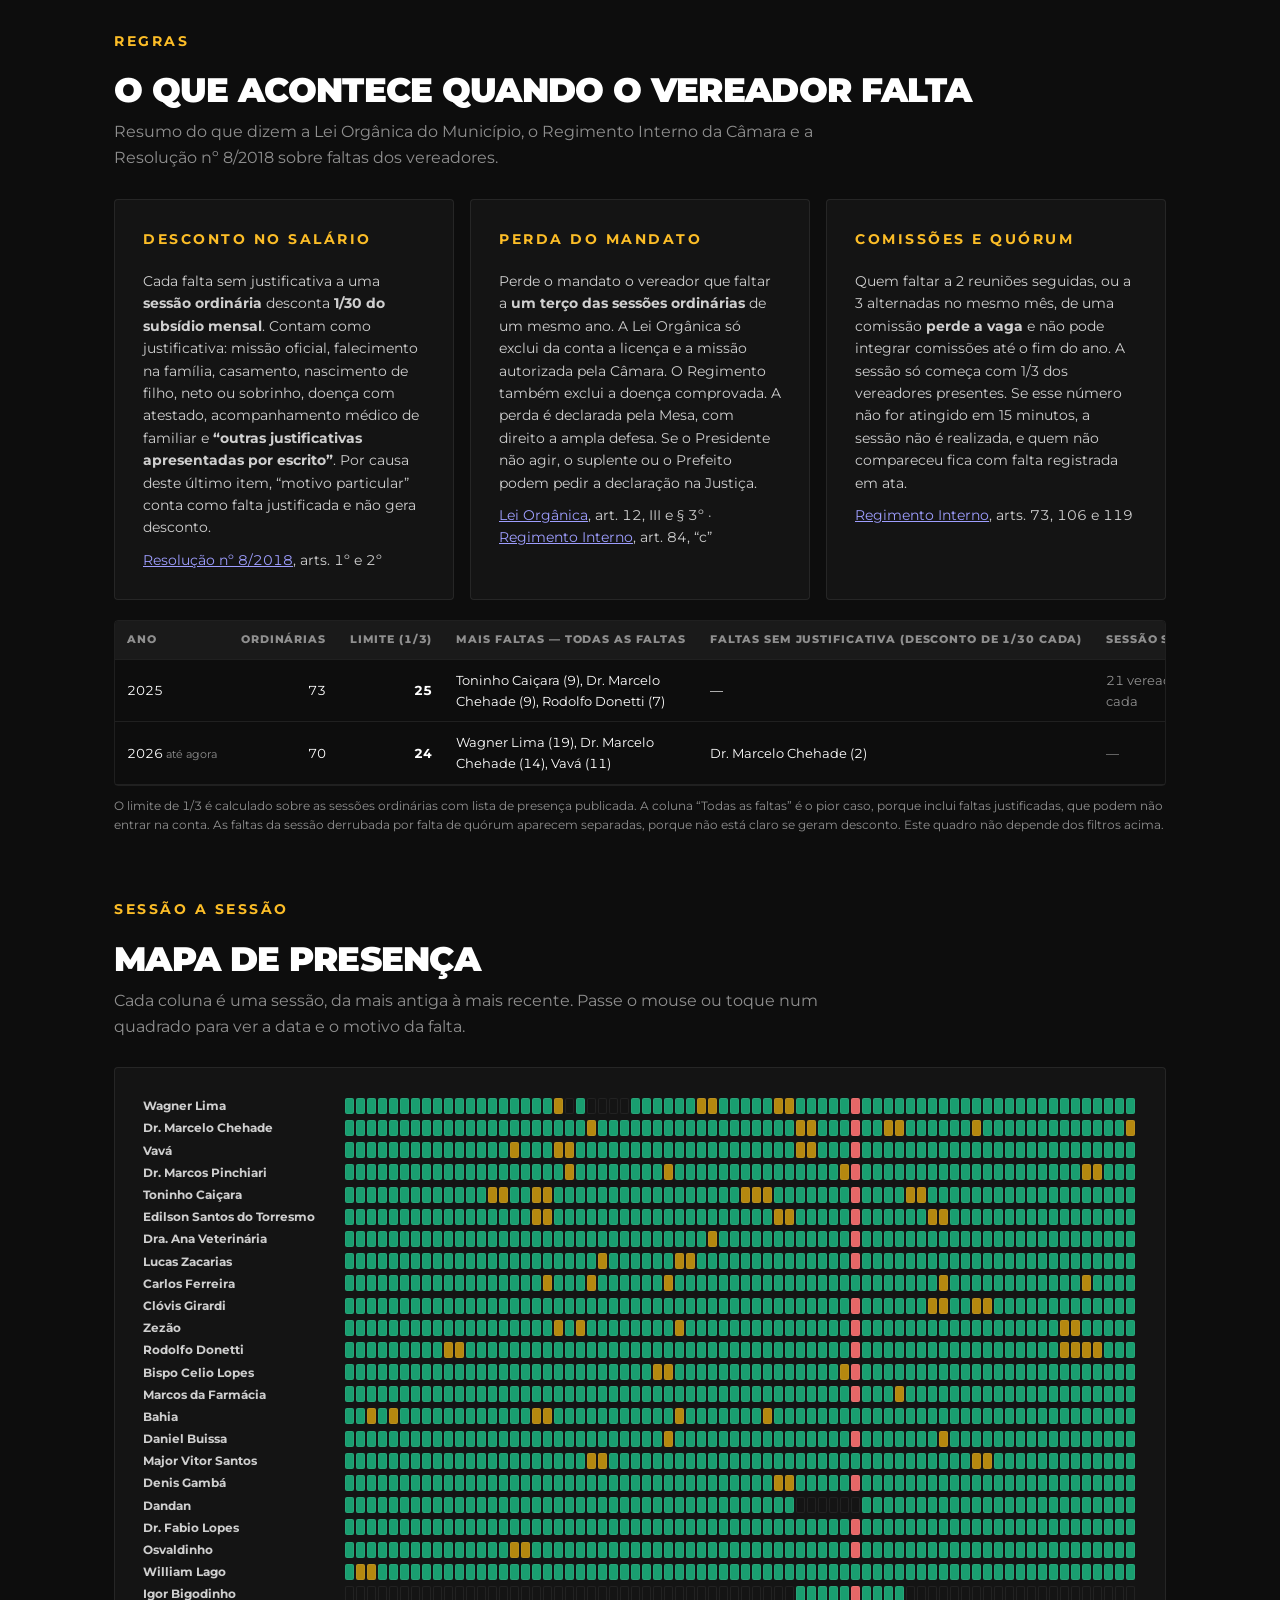
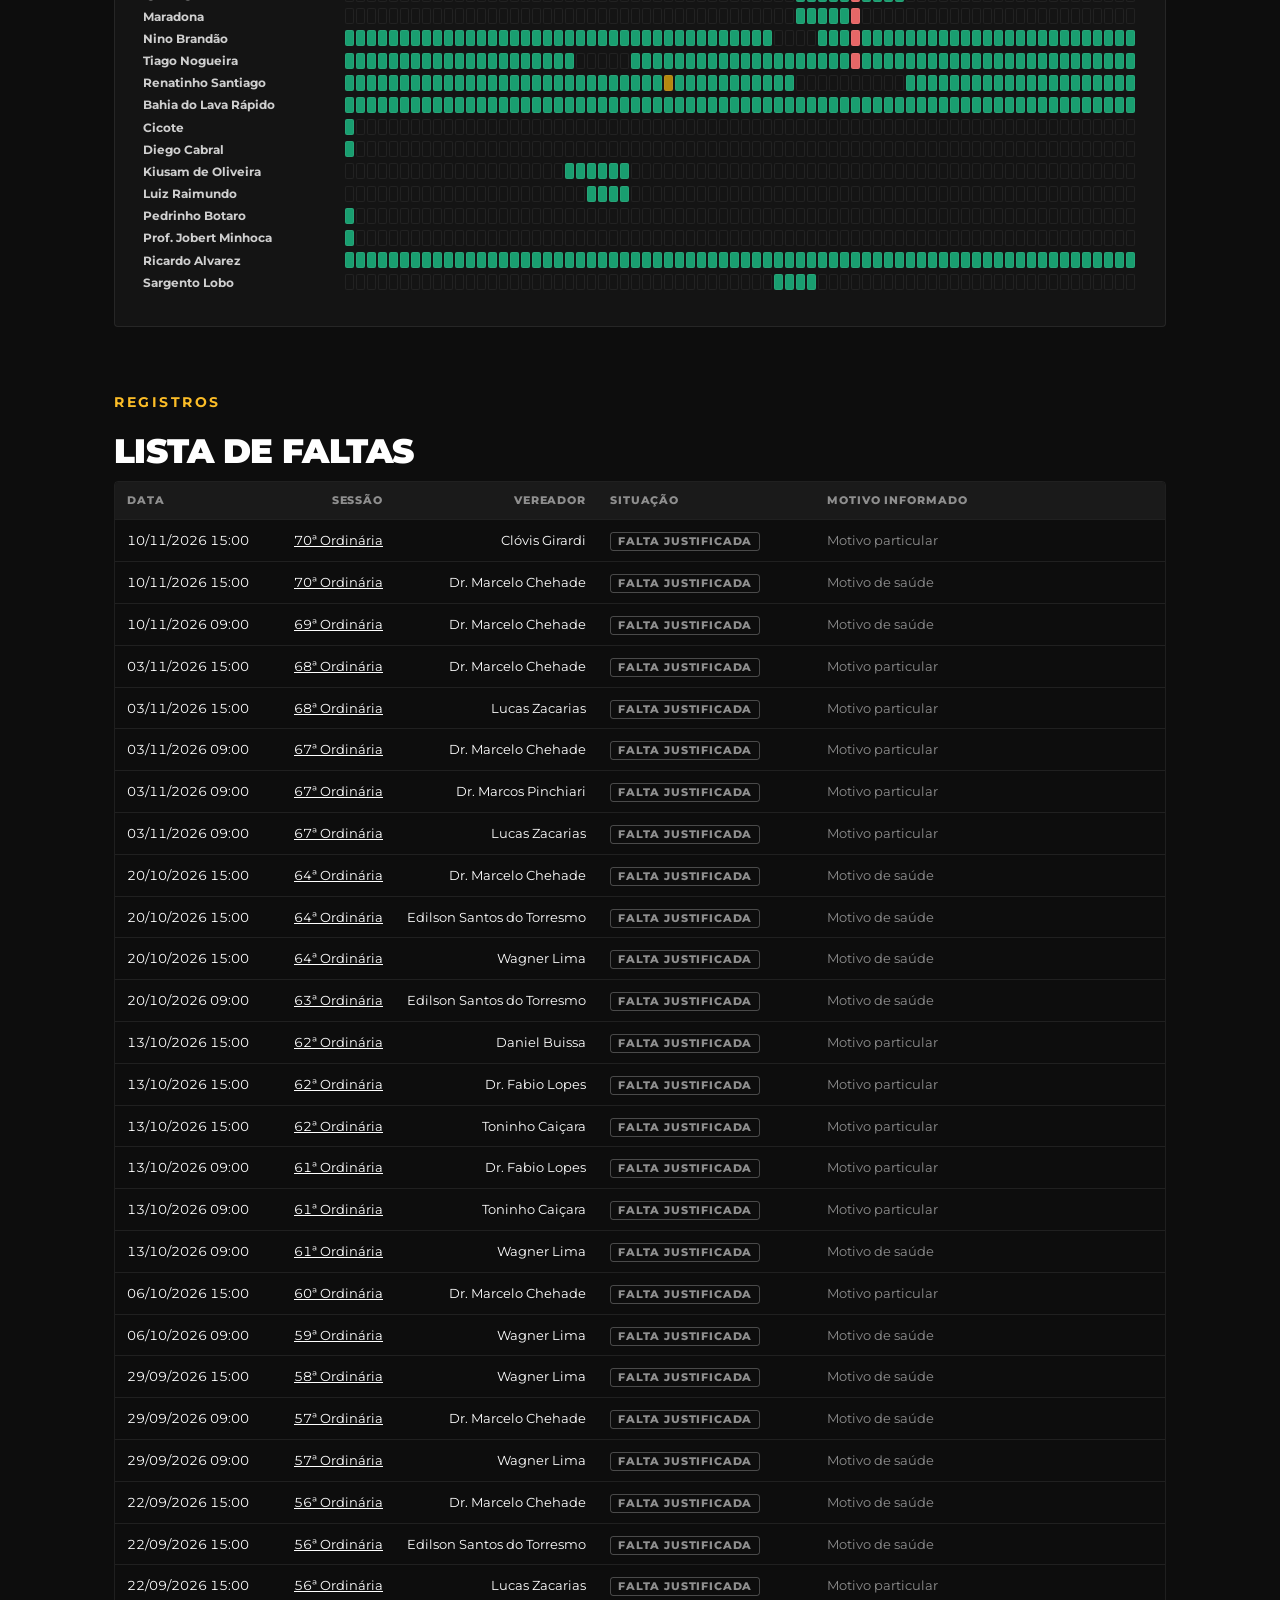
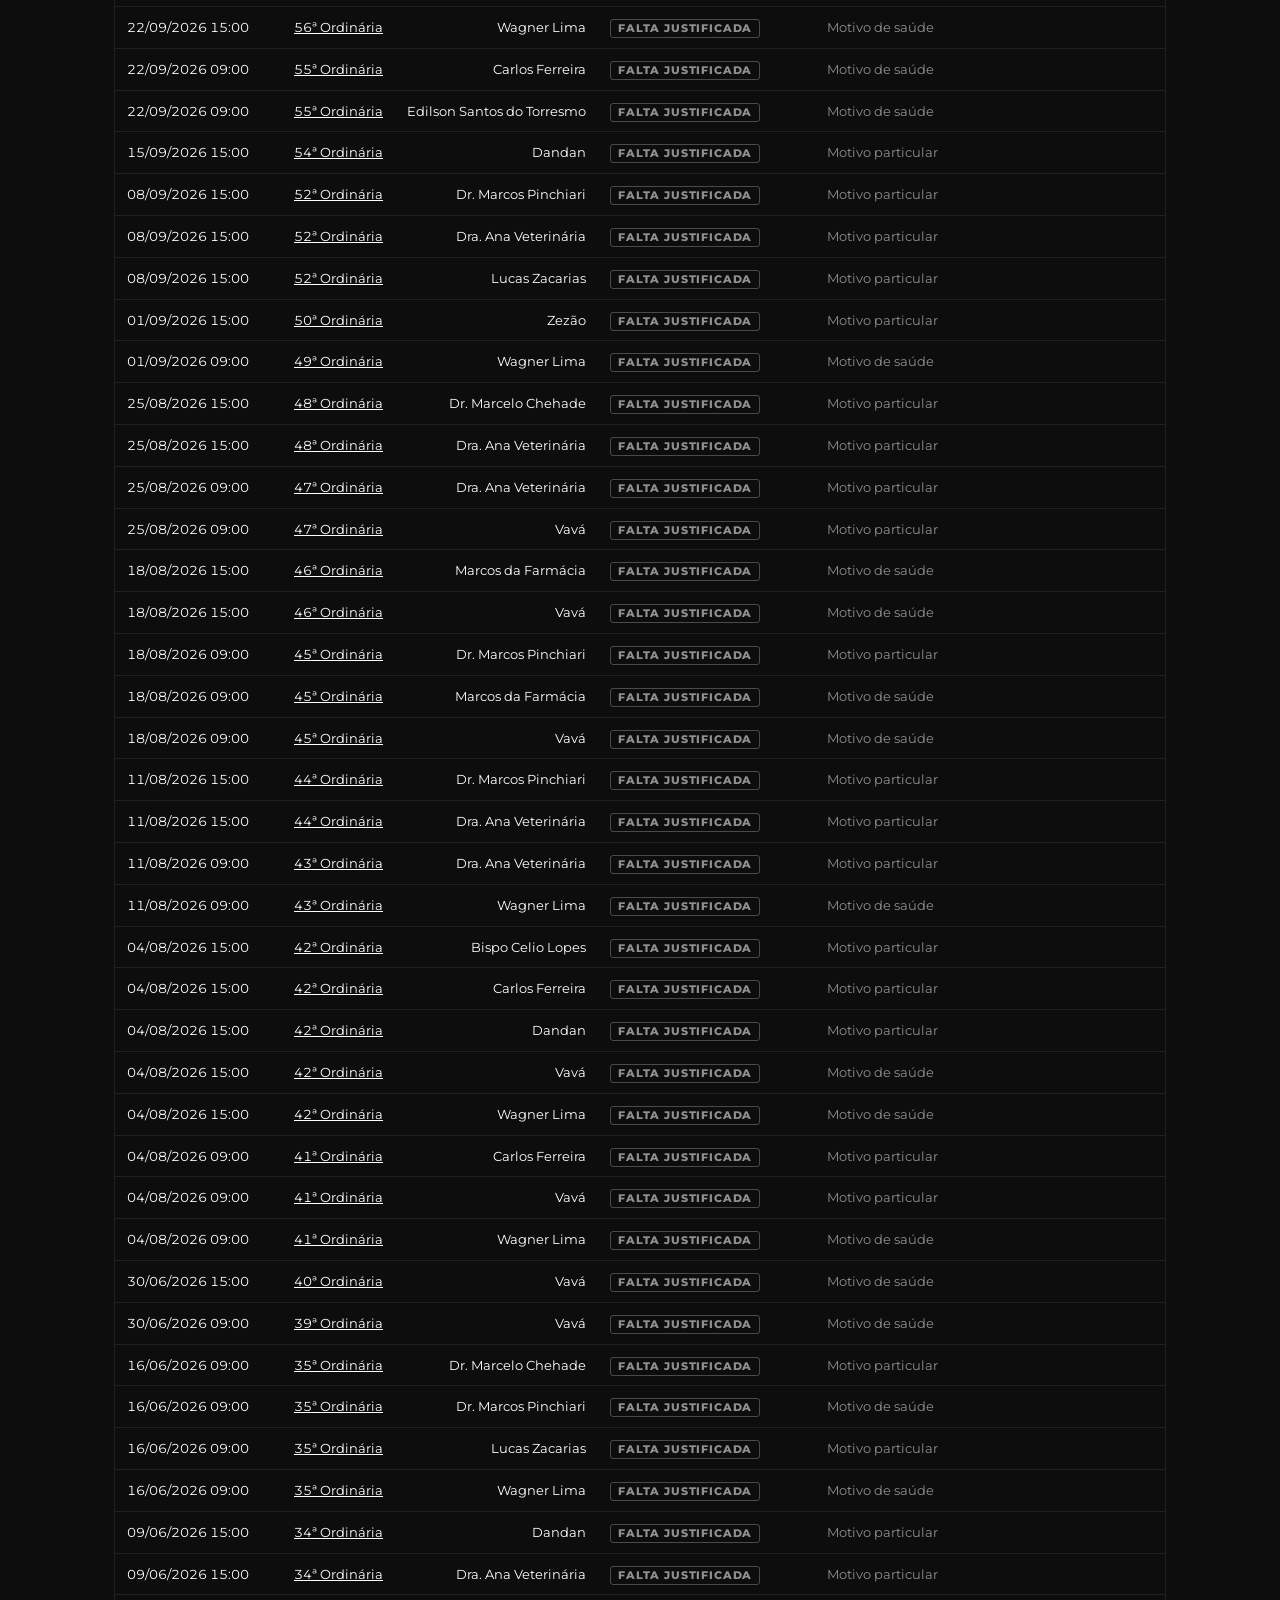
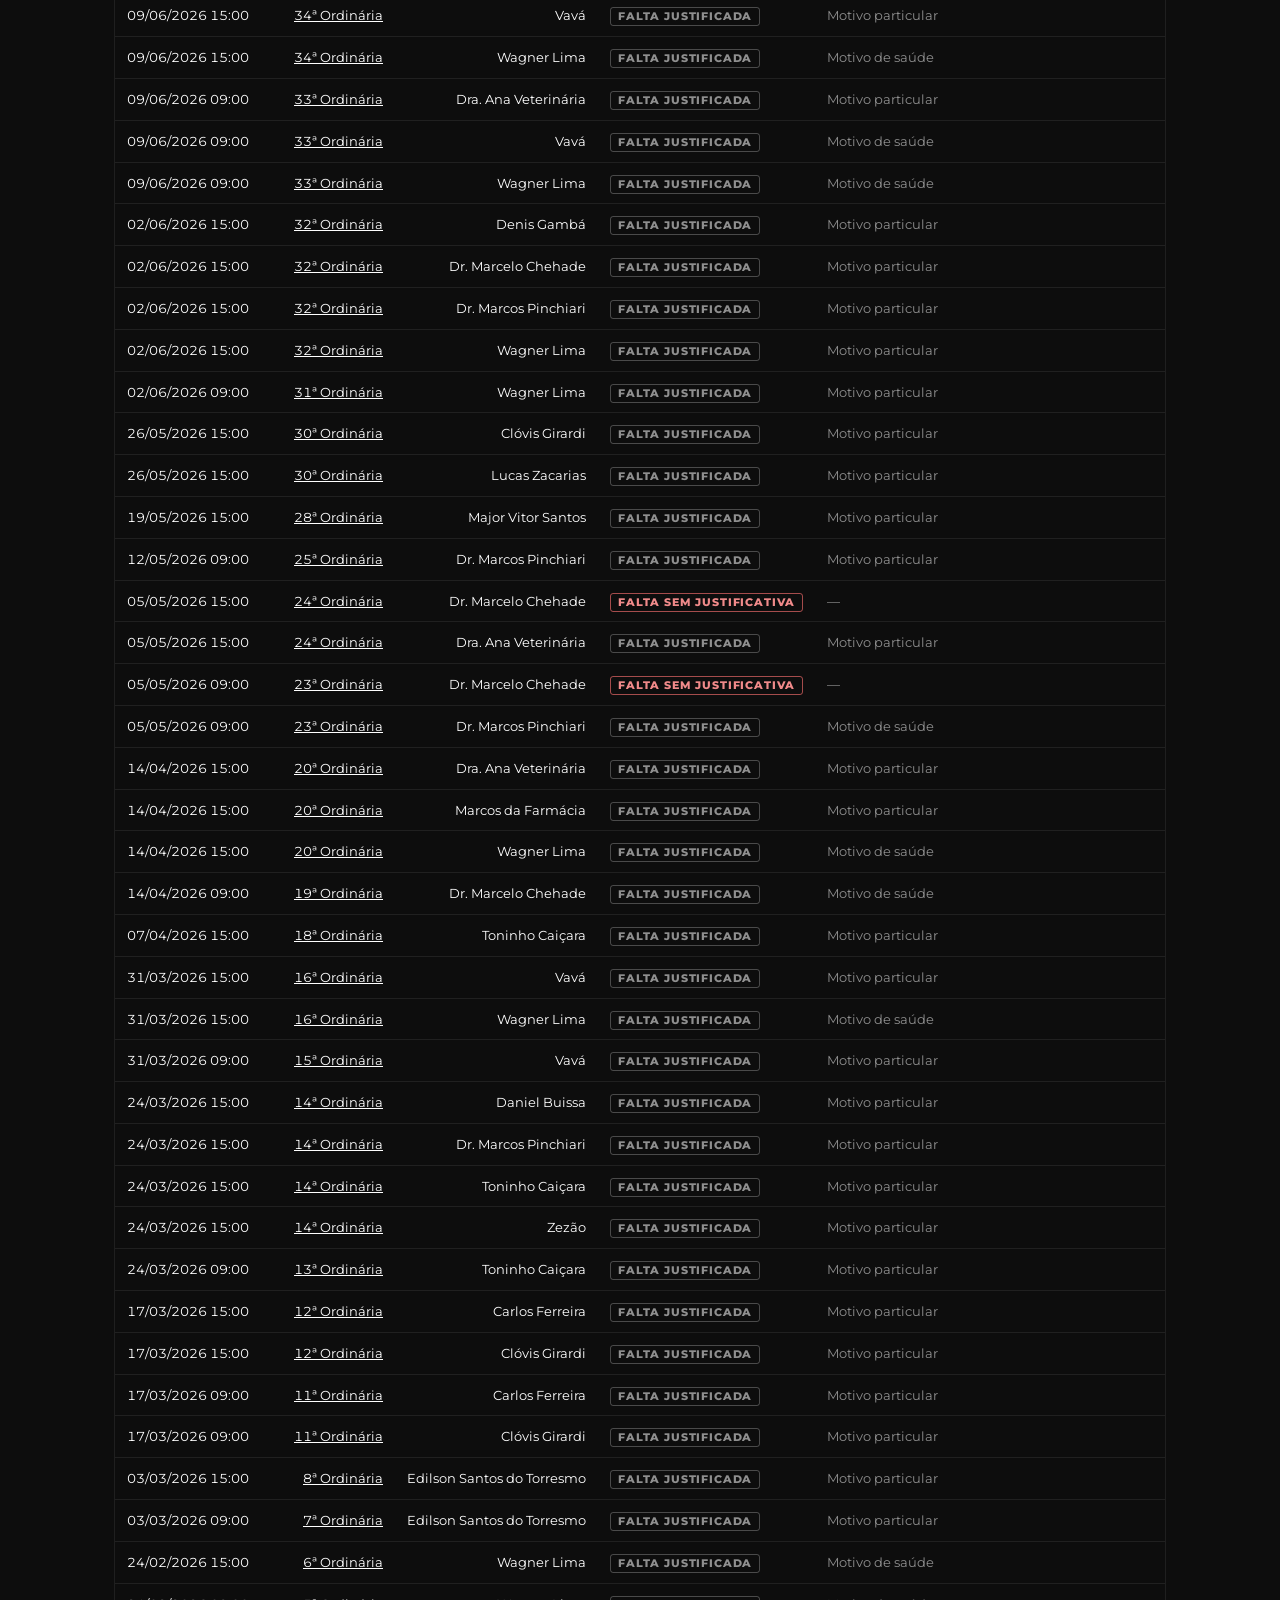
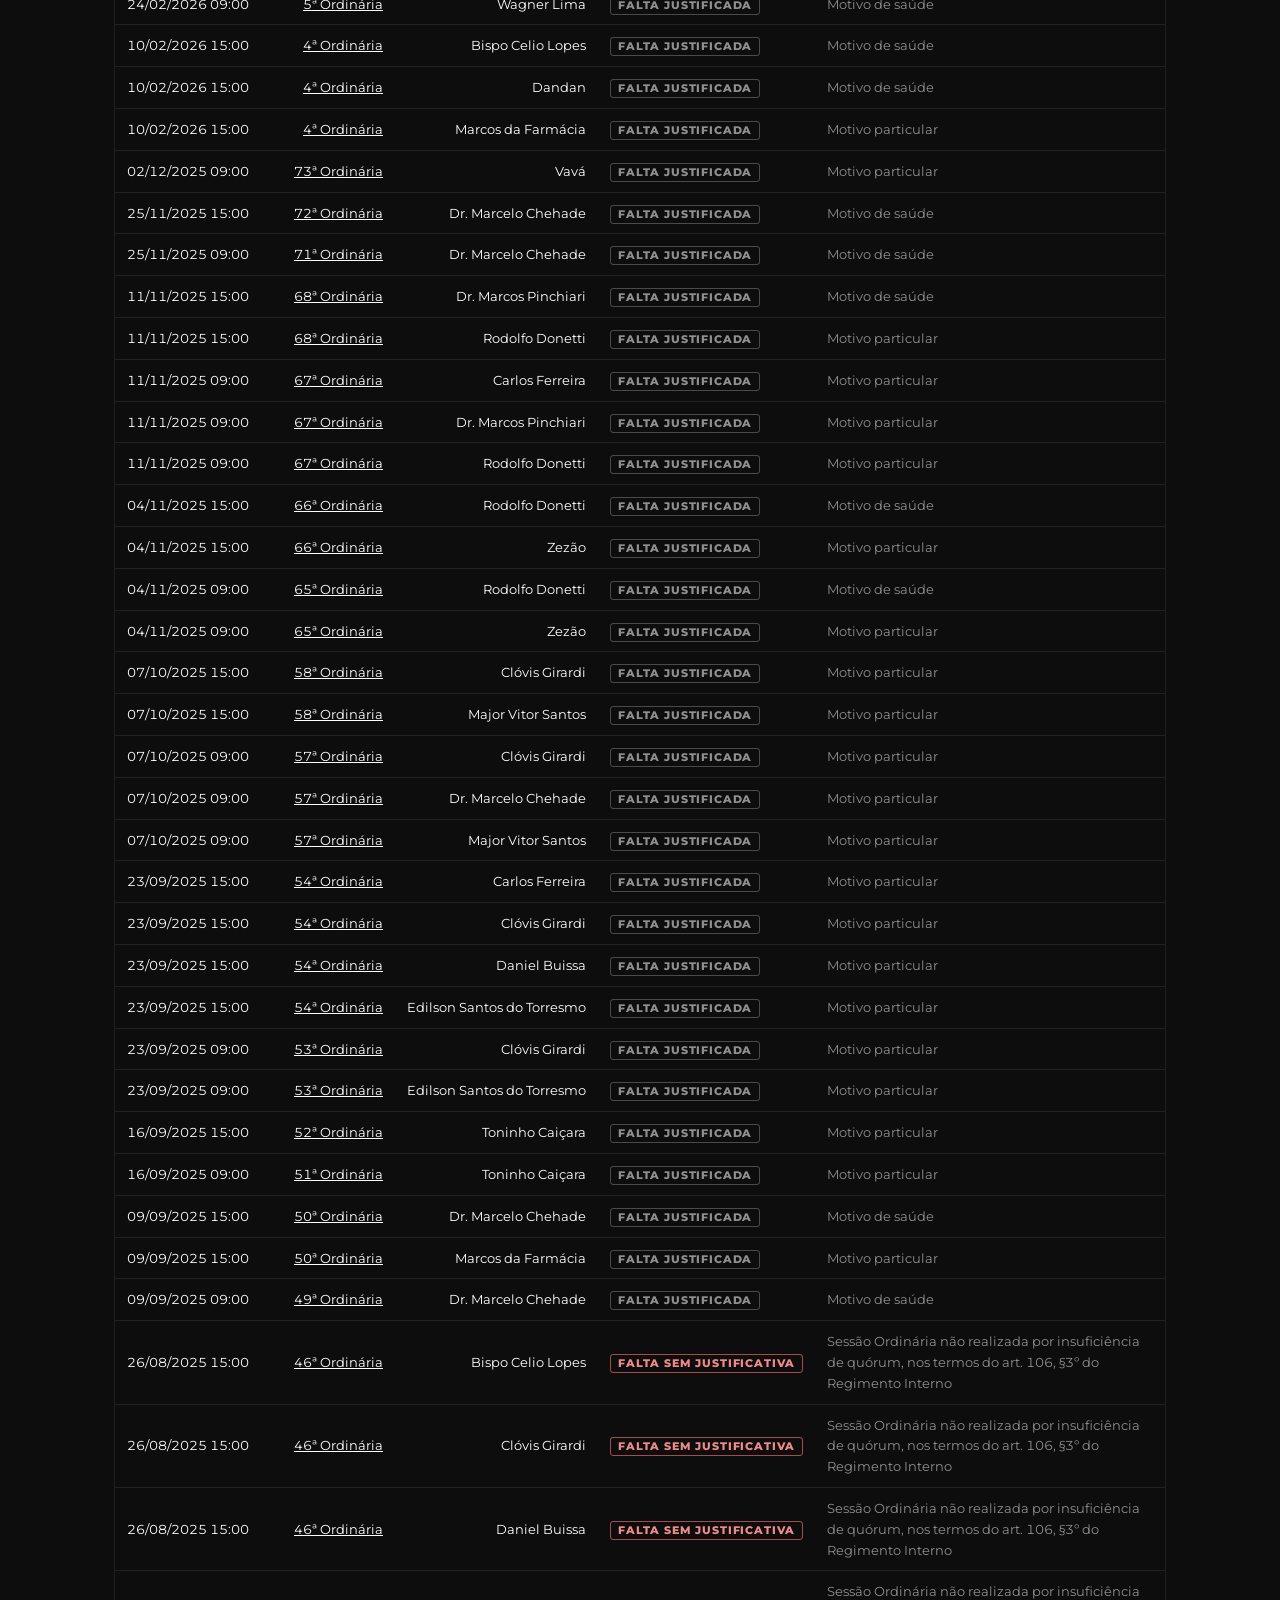
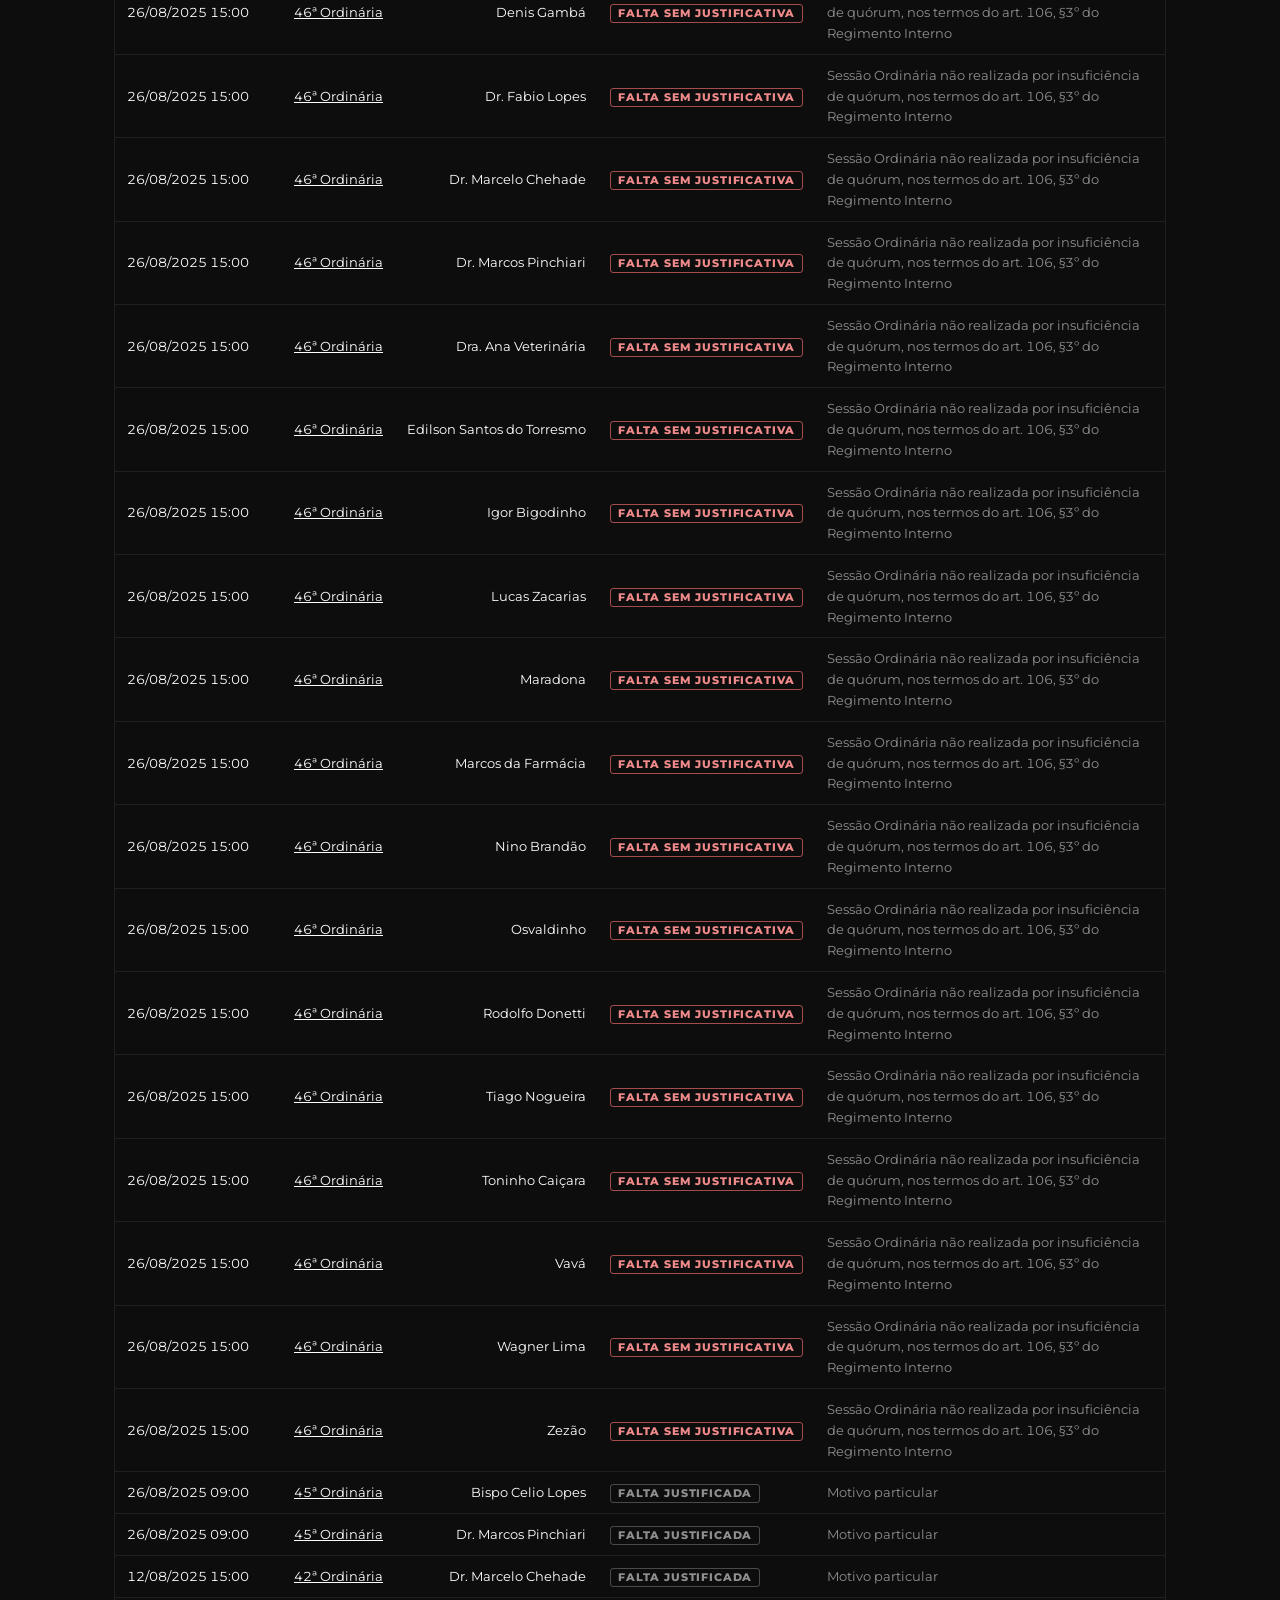
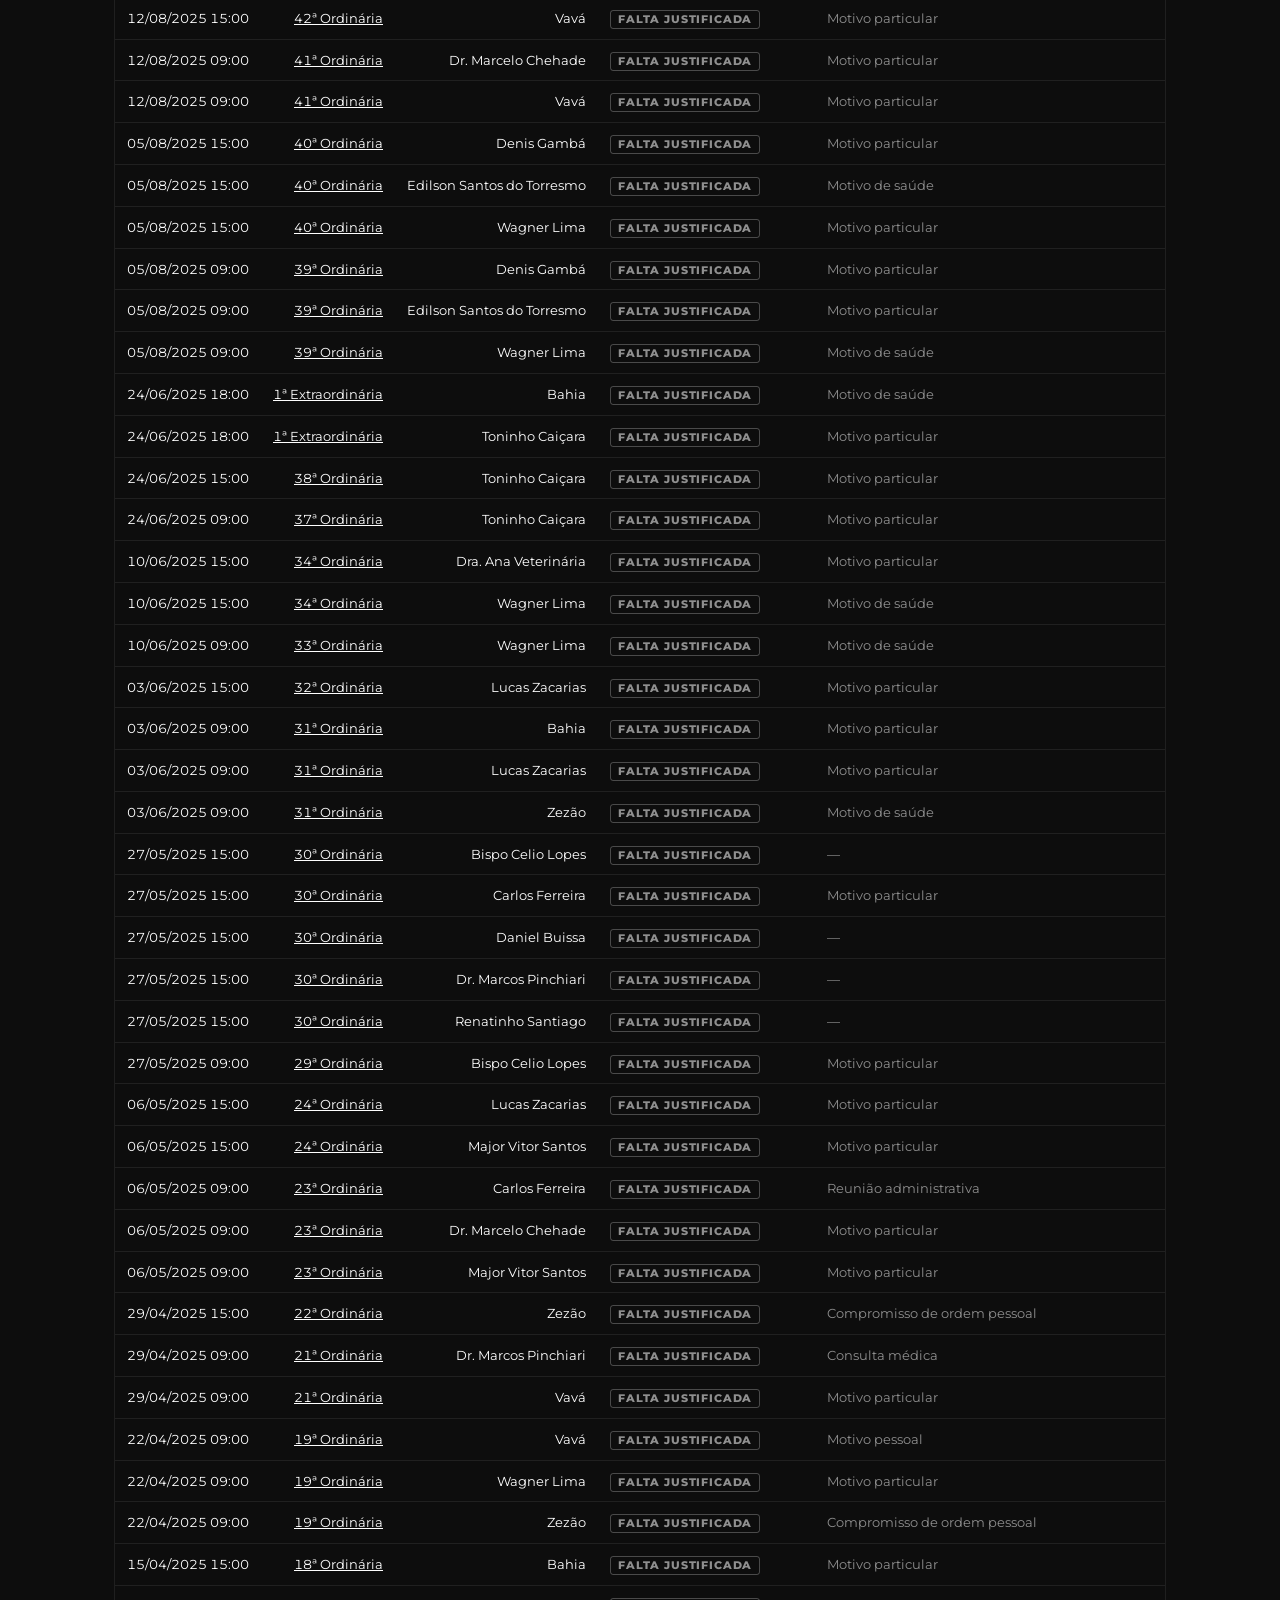
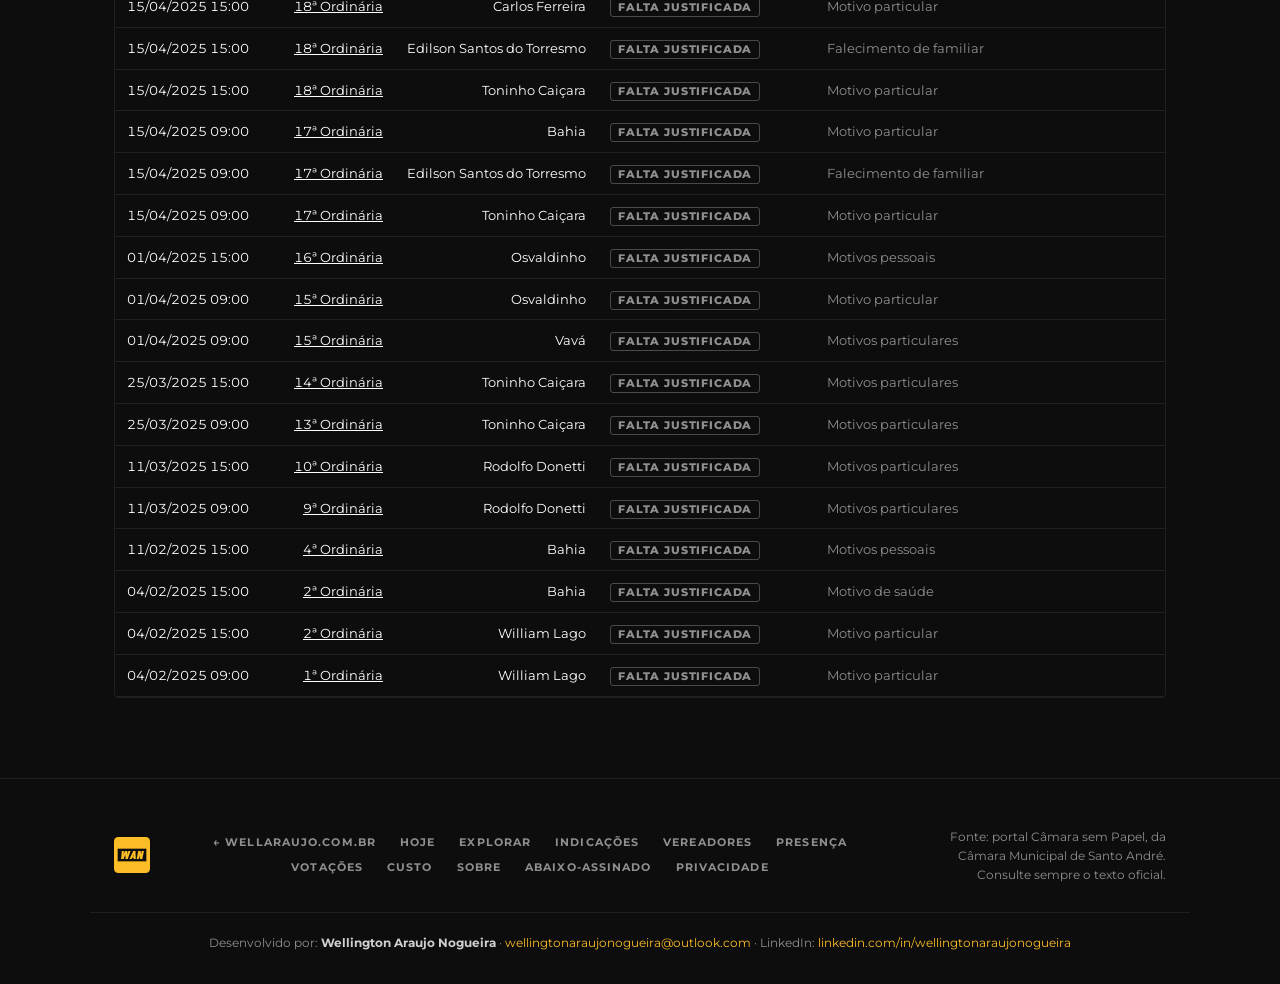
<file: docs/presenca.html>
<!DOCTYPE html>
<html lang="pt-BR">
<head>
  <meta charset="UTF-8" />
  <meta name="viewport" content="width=device-width, initial-scale=1.0" />
  <title>Presença dos vereadores</title>
  <meta name="description" content="Presença dos vereadores de Santo André em cada sessão da Câmara, com faltas justificadas e sem justificativa." />
  <link rel="icon" href="img/wan.svg" type="image/svg+xml" />
  <link rel="apple-touch-icon" href="img/wan_180.png" />
  <meta property="og:image" content="https://wellaraujo.com.br/projetos_santoandre/img/og.png" />
  <link rel="preconnect" href="https://fonts.googleapis.com" />
  <link rel="preconnect" href="https://fonts.gstatic.com" crossorigin />
  <link href="https://fonts.googleapis.com/css2?family=Montserrat:ital,wght@0,400;0,600;0,700;0,800;0,900;1,800;1,900&display=swap" rel="stylesheet" />
  <link rel="stylesheet" href="estilo.css?v=23" />
</head>
<body>

  <nav class="nav">
    <div class="nav__inner container">
      <a href="./" class="marca"><img class="marca__logo" src="img/wan.svg" alt="WAN" width="36" height="36" /><span class="marca__texto">Projetos <em>Santo André</em></span></a>
      <ul class="nav__links">
        <li class="nav__voltar"><a href="/" title="Página inicial de wellaraujo.com.br">← Início</a></li>
        <li><a href="./">Hoje</a></li>
        <li><a href="explorar.html">Explorar</a></li>
        <li><a href="indicacoes.html">Indicações</a></li>
        <li><a href="vereadores.html">Vereadores</a></li>
        <li><a href="presenca.html" aria-current="page">Presença</a></li>
        <li><a href="votacoes.html">Votações</a></li>
        <li><a href="custo.html">Custo</a></li>
        <li><a href="sobre.html">Sobre</a></li>
        <li><a href="abaixo-assinado.html" class="nav__cta">Abaixo-assinado</a></li>
      </ul>
    </div>
  </nav>

  <header class="hero">
    <div class="container">
      <p class="section-label">Sessões plenárias</p>
      <h1 class="hero__title">Quem <em>aparece</em> para trabalhar</h1>
      <p class="hero__lede">A presença de cada vereador em cada sessão da Câmara de Santo André desde 2025, com as faltas justificadas, as faltas sem justificativa e o motivo informado. Use os filtros para ver um período, um tipo de sessão ou um vereador.</p>
      <div class="hero__meta"><span>Atualizado em <b data-atualizado-pres>—</b></span><span>Fonte: lista de presença da Câmara</span></div>
    </div>
  </header>

  <main>
    <section class="secao">
      <div class="container">
        <form class="filtros" id="filtros" onsubmit="return false">
          <label>Período<select id="periodo"></select></label>
          <label>De<input type="date" id="de" /></label>
          <label>Até<input type="date" id="ate" /></label>
          <label>Tipo de sessão<select id="tipo"></select></label>
          <label>Vereador<select id="vereador"></select></label>
          <label>Situação<select id="situacao">
            <option value="">Todas as faltas</option>
            <option value="Falta Justificada">Só faltas justificadas</option>
            <option value="Falta">Só faltas sem justificativa</option>
          </select></label>
        </form>
        <div class="resumo-busca">
          <span id="contagem">Carregando…</span>
          <button type="button" class="btn btn--outline btn--sm" id="limpar">Limpar filtros</button>
        </div>
        <div class="kpis" id="kpis"></div>
        <div class="aviso" id="quorum" style="margin-top:16px" hidden></div>
      </div>
    </section>

    <section class="secao">
      <div class="container">
        <p class="section-label">Ranking</p>
        <h2 class="secao__titulo">Presença por vereador</h2>
        <p class="secao__intro">Percentual de sessões em que cada vereador esteve presente, considerando só as sessões em que ele era titular da cadeira. Suplentes aparecem com o número de sessões em que assumiram. Ordenado por número de faltas.</p>
        <div class="cartao">
          <div class="legenda" id="legenda"></div>
          <div class="ranking" id="ranking"></div>
        </div>
      </div>
    </section>

    <section class="secao">
      <div class="container">
        <p class="section-label">Regras</p>
        <h2 class="secao__titulo">O que acontece quando o vereador falta</h2>
        <p class="secao__intro">Resumo do que dizem a Lei Orgânica do Município, o Regimento Interno da Câmara e a Resolução nº 8/2018 sobre faltas dos vereadores.</p>
        <div class="regras">
          <div class="cartao">
            <p class="section-label">Desconto no salário</p>
            <p>Cada falta sem justificativa a uma <strong>sessão ordinária</strong> desconta <strong>1/30 do subsídio mensal</strong>. Contam como justificativa: missão oficial, falecimento na família, casamento, nascimento de filho, neto ou sobrinho, doença com atestado, acompanhamento médico de familiar e <strong>“outras justificativas apresentadas por escrito”</strong>. Por causa deste último item, “motivo particular” conta como falta justificada e não gera desconto.</p>
            <p class="kpi__sub"><a href="http://www4.cmsandre.sp.gov.br:9000/normas/27981" target="_blank" rel="noopener">Resolução nº 8/2018</a>, arts. 1º e 2º</p>
          </div>
          <div class="cartao">
            <p class="section-label">Perda do mandato</p>
            <p>Perde o mandato o vereador que faltar a <strong>um terço das sessões ordinárias</strong> de um mesmo ano. A Lei Orgânica só exclui da conta a licença e a missão autorizada pela Câmara. O Regimento também exclui a doença comprovada. A perda é declarada pela Mesa, com direito a ampla defesa. Se o Presidente não agir, o suplente ou o Prefeito podem pedir a declaração na Justiça.</p>
            <p class="kpi__sub"><a href="http://www4.cmsandre.sp.gov.br:9000/normas/29209" target="_blank" rel="noopener">Lei Orgânica</a>, art. 12, III e § 3º · <a href="http://www4.cmsandre.sp.gov.br:9000/normas/26807" target="_blank" rel="noopener">Regimento Interno</a>, art. 84, “c”</p>
          </div>
          <div class="cartao">
            <p class="section-label">Comissões e quórum</p>
            <p>Quem faltar a 2 reuniões seguidas, ou a 3 alternadas no mesmo mês, de uma comissão <strong>perde a vaga</strong> e não pode integrar comissões até o fim do ano. A sessão só começa com 1/3 dos vereadores presentes. Se esse número não for atingido em 15 minutos, a sessão não é realizada, e quem não compareceu fica com falta registrada em ata.</p>
            <p class="kpi__sub"><a href="http://www4.cmsandre.sp.gov.br:9000/normas/26807" target="_blank" rel="noopener">Regimento Interno</a>, arts. 73, 106 e 119</p>
          </div>
        </div>
        <div class="tabela-wrap" style="margin-top:20px"><table id="limites"></table></div>
        <p class="kpi__sub" style="margin-top:10px">O limite de 1/3 é calculado sobre as sessões ordinárias com lista de presença publicada. A coluna “Todas as faltas” é o pior caso, porque inclui faltas justificadas, que podem não entrar na conta. As faltas da sessão derrubada por falta de quórum aparecem separadas, porque não está claro se geram desconto. Este quadro não depende dos filtros acima.</p>
      </div>
    </section>

    <section class="secao">
      <div class="container">
        <p class="section-label">Sessão a sessão</p>
        <h2 class="secao__titulo">Mapa de presença</h2>
        <p class="secao__intro">Cada coluna é uma sessão, da mais antiga à mais recente. Passe o mouse ou toque num quadrado para ver a data e o motivo da falta.</p>
        <div class="cartao"><div class="mapa-wrap" id="mapa"></div></div>
      </div>
    </section>

    <section class="secao">
      <div class="container">
        <p class="section-label">Registros</p>
        <h2 class="secao__titulo">Lista de faltas</h2>
        <div class="tabela-wrap"><table id="tabela"></table></div>
      </div>
    </section>
  </main>

  <footer class="footer">
    <div class="container footer__inner">
      <a href="./" class="marca"><img class="marca__logo" src="img/wan.svg" alt="WAN" width="36" height="36" /></a>
      <nav class="footer__links">
        <a href="/">← wellaraujo.com.br</a>
        <a href="./">Hoje</a>
        <a href="explorar.html">Explorar</a>
        <a href="indicacoes.html">Indicações</a>
        <a href="vereadores.html">Vereadores</a>
        <a href="presenca.html">Presença</a>
        <a href="votacoes.html">Votações</a>
        <a href="custo.html">Custo</a>
        <a href="sobre.html">Sobre</a>
        <a href="abaixo-assinado.html">Abaixo-assinado</a>
        <a href="privacidade.html">Privacidade</a>
      </nav>
      <p class="footer__info">Fonte: portal Câmara sem Papel, da Câmara Municipal de Santo André. Consulte sempre o texto oficial.</p>
    </div>
    <p class="footer__credito container">Desenvolvido por: <strong>Wellington Araujo Nogueira</strong> · <a href="mailto:wellingtonaraujonogueira@outlook.com">wellingtonaraujonogueira@outlook.com</a> · LinkedIn: <a href="https://www.linkedin.com/in/wellingtonaraujonogueira/" target="_blank" rel="noopener">linkedin.com/in/wellingtonaraujonogueira</a></p>
  </footer>

  <script src="app.js?v=3"></script>
  <script>
  (function () {
    var A = window.APP;
    var COR = { 'Presente': '#199e70', 'Falta Justificada': '#b5880f', 'Falta': '#e66767' };
    var ROTULO = { 'Presente': 'Presente', 'Falta Justificada': 'Falta justificada', 'Falta': 'Falta sem justificativa' };
    var PORTAL = 'https://camarasempapel.cmsandre.sp.gov.br/spl/sessao-parlamentares.aspx?id=';
    var el = {};
    ['periodo', 'de', 'ate', 'tipo', 'vereador', 'situacao'].forEach(function (c) { el[c] = document.getElementById(c); });

    fetch('dados/presencas.json', { cache: 'no-cache' }).then(function (r) { return r.json(); }).then(function (D) {
      document.querySelector('[data-atualizado-pres]').textContent = A.dataHora(D.atualizado_em);
      var S = D.sessoes;
      // Situação de cada vereador em cada sessão.
      S.forEach(function (s) {
        s.sit = {};
        s.nomes.forEach(function (n) { s.sit[n] = { situacao: 'Presente', motivo: '' }; });
        s.faltas.forEach(function (f) { s.sit[f[0]] = { situacao: f[1], motivo: f[2] }; });
      });
      var anos = Object.keys(S.reduce(function (o, s) { o[s.data.slice(0, 4)] = 1; return o; }, {})).sort();
      el.periodo.innerHTML = '<option value="">Legislatura (desde 2025)</option>' + anos.map(function (a) { return '<option value="' + a + '">' + a + '</option>'; }).join('') +
        '<option value="30">Últimos 30 dias</option><option value="90">Últimos 90 dias</option><option value="custom">Escolher datas</option>';
      var tipos = Object.keys(S.reduce(function (o, s) { o[s.tipo] = 1; return o; }, {})).sort();
      el.tipo.innerHTML = '<option value="">Todas</option>' + tipos.map(function (t) { return '<option>' + A.esc(t) + '</option>'; }).join('');
      var cont = {};
      S.forEach(function (s) { s.nomes.forEach(function (n) { cont[n] = (cont[n] || 0) + 1; }); });
      var vereadores = Object.keys(cont).sort(function (a, b) { return a.localeCompare(b); });
      el.vereador.innerHTML = '<option value="">Todos</option>' + vereadores.map(function (n) { return '<option>' + A.esc(n) + '</option>'; }).join('');
      document.getElementById('legenda').innerHTML = '<div class="legenda">' + Object.keys(COR).map(function (k) {
        return '<span><i style="background:' + COR[k] + '"></i>' + ROTULO[k] + '</span>';
      }).join('') + '</div>';

      var url = new URLSearchParams(location.search);
      ['periodo', 'de', 'ate', 'tipo', 'vereador', 'situacao'].forEach(function (c) { if (url.get(c)) el[c].value = url.get(c); });

      function intervalo() {
        var p = el.periodo.value, hoje = new Date(D.atualizado_em.slice(0, 10) + 'T12:00:00Z');
        if (/^\d{4}$/.test(p)) return [p + '-01-01', p + '-12-31'];
        if (p === '30' || p === '90') { var d = new Date(hoje.getTime() - p * 86400000); return [d.toISOString().slice(0, 10), '9999']; }
        if (p === 'custom') return [el.de.value || '0000', el.ate.value || '9999'];
        return ['0000', '9999'];
      }

      function aplicar() {
        var custom = el.periodo.value === 'custom';
        el.de.disabled = el.ate.disabled = !custom;
        var iv = intervalo(), ver = el.vereador.value, sit = el.situacao.value;
        var sessoes = S.filter(function (s) { return s.data >= iv[0] && s.data <= iv[1] && (!el.tipo.value || s.tipo === el.tipo.value); });
        var u = new URLSearchParams();
        ['periodo', 'tipo', 'vereador', 'situacao'].forEach(function (c) { if (el[c].value) u.set(c, el[c].value); });
        if (custom) { if (el.de.value) u.set('de', el.de.value); if (el.ate.value) u.set('ate', el.ate.value); }
        history.replaceState(null, '', location.pathname + (u.toString() ? '?' + u : ''));

        // Contagem por vereador.
        var por = {};
        sessoes.forEach(function (s) {
          Object.keys(s.sit).forEach(function (n) {
            var r = por[n] = por[n] || { nome: n, sessoes: 0, Presente: 0, 'Falta Justificada': 0, 'Falta': 0 };
            r.sessoes++; r[s.sit[n].situacao] = (r[s.sit[n].situacao] || 0) + 1;
          });
        });
        var lista = Object.keys(por).map(function (k) { return por[k]; });
        function faltas(r) { return sit ? r[sit] : r['Falta Justificada'] + r['Falta']; }
        lista.sort(function (a, b) { return (faltas(b) - faltas(a)) || (b['Falta'] - a['Falta']) || a.nome.localeCompare(b.nome); });

        var registros = [];
        sessoes.forEach(function (s) {
          Object.keys(s.sit).forEach(function (n) {
            var x = s.sit[n];
            if (x.situacao === 'Presente' || (ver && n !== ver) || (sit && x.situacao !== sit)) return;
            registros.push({ s: s, nome: n, situacao: x.situacao, motivo: x.motivo });
          });
        });
        registros.sort(function (a, b) { return (b.s.data + b.s.hora).localeCompare(a.s.data + a.s.hora) || a.nome.localeCompare(b.nome); });

        // Destaques.
        var alvo = ver ? lista.filter(function (r) { return r.nome === ver; }) : lista;
        var tot = alvo.reduce(function (o, r) { o.s += r.sessoes; o.p += r.Presente; o.j += r['Falta Justificada']; o.f += r['Falta']; return o; }, { s: 0, p: 0, j: 0, f: 0 });
        document.getElementById('contagem').innerHTML = '<strong>' + sessoes.length + '</strong> sessões no período' + (ver ? ' · ' + A.esc(ver) : '');
        document.getElementById('kpis').innerHTML = [
          [ver ? 'Sessões do vereador' : 'Sessões', ver ? tot.s : sessoes.length, ver ? 'em que ele era titular' : 'com lista de presença', 'var(--yellow)'],
          ['Presença', tot.s ? (100 * tot.p / tot.s).toFixed(1).replace('.', ',') + '%' : '—', A.int(tot.p) + ' presenças registradas', COR['Presente']],
          ['Faltas justificadas', tot.j, 'com motivo informado à Câmara', COR['Falta Justificada']],
          ['Faltas sem justificativa', tot.f, 'sem motivo registrado', COR['Falta']]
        ].map(function (k) {
          return '<div class="kpi" style="--kpi-cor:' + k[3] + '"><div class="kpi__rotulo">' + k[0] + '</div><div class="kpi__valor">' + (typeof k[1] === 'number' ? A.int(k[1]) : k[1]) + '</div><div class="kpi__sub">' + k[2] + '</div></div>';
        }).join('');

        // Sessões que caíram por falta de quórum (a Câmara registra falta para quem não compareceu).
        var semQuorum = sessoes.filter(function (s) { return s.faltas.some(function (f) { return /quórum/i.test(f[2]); }); });
        var q = document.getElementById('quorum');
        q.hidden = !semQuorum.length;
        q.innerHTML = semQuorum.map(function (s) {
          var presentes = s.nomes.filter(function (n) { return s.sit[n].situacao === 'Presente'; });
          return '<strong>Sessão derrubada por falta de quórum:</strong> a ' + s.numero + 'ª Sessão ' + A.esc(s.tipo) + ' de ' + A.data(s.data) + ', às ' + s.hora +
            ', não foi realizada porque só ' + presentes.length + ' de ' + s.total + ' vereadores compareceram (' + presentes.map(A.esc).join(', ') + '). Os outros receberam falta sem justificativa.';
        }).join('<br><br>');

        // Ranking: barra empilhada presente / justificada / sem justificativa, em % das sessões do vereador.
        document.getElementById('ranking').innerHTML = lista.map(function (r) {
          var pct = r.sessoes ? 100 * r.Presente / r.sessoes : 0;
          var segs = ['Presente', 'Falta Justificada', 'Falta'].filter(function (k) { return r[k]; }).map(function (k) {
            return '<i style="width:' + (r[k] / r.sessoes * 100) + '%;background:' + COR[k] + '" data-dica="<b>' + A.esc(r.nome) + '</b><br>' + ROTULO[k] + ': ' + r[k] + ' de ' + r.sessoes + '"></i>';
          }).join('');
          return '<a class="rk rk--res rk--pres' + (ver && ver !== r.nome ? ' rk--apagado' : '') + '" href="?vereador=' + encodeURIComponent(r.nome) + (el.periodo.value ? '&periodo=' + el.periodo.value : '') + '">' +
            '<span class="rk__nome">' + A.esc(r.nome) + '</span><span class="rk__barra">' + segs + '</span>' +
            '<span class="rk__total">' + pct.toFixed(0) + '%<small>' + (r['Falta Justificada'] + r['Falta']) + ' falta' + (r['Falta Justificada'] + r['Falta'] === 1 ? '' : 's') + ' · ' + r.sessoes + ' sessões</small></span></a>';
        }).join('') || '<p class="vazio">Nenhuma sessão no período.</p>';

        // Mapa vereador × sessão.
        var linhas = ver ? [ver] : lista.map(function (r) { return r.nome; });
        document.getElementById('mapa').innerHTML = sessoes.length ? '<div class="mapa" style="--n:' + sessoes.length + '">' + linhas.map(function (n) {
          return '<div class="mapa__nome">' + A.esc(n) + '</div><div class="mapa__linha">' + sessoes.map(function (s) {
            var x = s.sit[n];
            var dica = '<b>' + A.esc(n) + '</b><br>' + s.numero + 'ª Sessão ' + A.esc(s.tipo) + ' · ' + A.data(s.data) + ' ' + s.hora + '<br>' +
              (x ? ROTULO[x.situacao] + (x.motivo ? ': ' + A.esc(x.motivo) : '') : 'Não era titular nesta sessão');
            var cor = x ? COR[x.situacao] : 'transparent';
            var esmaece = x && sit && x.situacao !== sit ? ' mapa__c--fraco' : '';
            return '<a class="mapa__c' + esmaece + '" href="' + PORTAL + s.id + '" target="_blank" rel="noopener" style="background:' + cor + '" data-dica="' + dica.replace(/"/g, '&quot;') + '"></a>';
          }).join('') + '</div>';
        }).join('') + '</div>' : '<p class="vazio">Nenhuma sessão no período.</p>';

        // Tabela de faltas.
        document.getElementById('tabela').innerHTML = '<thead><tr><th>Data</th><th>Sessão</th><th>Vereador</th><th style="text-align:left">Situação</th><th style="text-align:left">Motivo informado</th></tr></thead><tbody>' +
          (registros.length ? registros.map(function (r) {
            return '<tr><td>' + A.data(r.s.data) + ' ' + r.s.hora + '</td><td><a href="' + PORTAL + r.s.id + '" target="_blank" rel="noopener" style="color:inherit">' + r.s.numero + 'ª ' + A.esc(r.s.tipo) + '</a></td>' +
              '<td>' + A.esc(r.nome) + '</td><td style="text-align:left"><span class="sit sit--' + (r.situacao === 'Falta' ? 'nao' : 'neutro') + '">' + ROTULO[r.situacao] + '</span></td>' +
              '<td style="text-align:left;white-space:normal;color:var(--text-muted)">' + A.esc(r.motivo || '—') + '</td></tr>';
          }).join('') : '<tr><td colspan="5" class="vazio">Nenhuma falta com esses filtros.</td></tr>') + '</tbody>';
      }

      // Quadro das regras: por ano, limite de 1/3 das ordinárias e faltas que geram desconto (Res. 8/2018).
      (function () {
        var linhas = anos.map(function (a) {
          var ords = S.filter(function (s) { return s.tipo === 'Ordinária' && s.data.slice(0, 4) === a; });
          var limite = Math.ceil(ords.length / 3), todas = {}, desconto = {}, quorum = {};
          ords.forEach(function (s) {
            s.faltas.forEach(function (f) {
              todas[f[0]] = (todas[f[0]] || 0) + 1;
              if (f[1] !== 'Falta') return;
              var alvo = /quórum/i.test(f[2]) ? quorum : desconto;
              alvo[f[0]] = (alvo[f[0]] || 0) + 1;
            });
          });
          function lista(o) {
            var ks = Object.keys(o).sort(function (x, y) { return (o[y] - o[x]) || x.localeCompare(y); });
            return ks.length ? ks.map(function (n) { return A.esc(n) + ' (' + o[n] + ')'; }).join(', ') : '—';
          }
          var top = Object.keys(todas).sort(function (x, y) { return todas[y] - todas[x]; }).slice(0, 3);
          var parcial = a === anos[anos.length - 1] && a === D.atualizado_em.slice(0, 4);
          return '<tr><td>' + a + (parcial ? ' <small style="color:var(--text-muted)">até agora</small>' : '') + '</td><td>' + ords.length + '</td><td><strong>' + limite + '</strong></td>' +
            '<td style="text-align:left;white-space:normal">' + (top.length ? top.map(function (n) { return A.esc(n) + ' (' + todas[n] + ')'; }).join(', ') : '—') + '</td>' +
            '<td style="text-align:left;white-space:normal">' + lista(desconto) + '</td>' +
            '<td style="text-align:left;white-space:normal;color:var(--text-muted)">' + (Object.keys(quorum).length ? Object.keys(quorum).length + ' vereadores, 1 falta cada' : '—') + '</td></tr>';
        });
        document.getElementById('limites').innerHTML = '<thead><tr><th>Ano</th><th>Ordinárias</th><th>Limite (1/3)</th><th style="text-align:left">Mais faltas — todas as faltas</th><th style="text-align:left">Faltas sem justificativa (desconto de 1/30 cada)</th><th style="text-align:left">Sessão sem quórum</th></tr></thead><tbody>' + linhas.join('') + '</tbody>';
      })();

      ['periodo', 'de', 'ate', 'tipo', 'vereador', 'situacao'].forEach(function (c) { el[c].addEventListener('change', aplicar); });
      document.getElementById('limpar').addEventListener('click', function () {
        ['periodo', 'de', 'ate', 'tipo', 'vereador', 'situacao'].forEach(function (c) { el[c].value = ''; });
        aplicar();
      });
      aplicar();
    });
  })();
  </script>
</body>
</html>
</file>
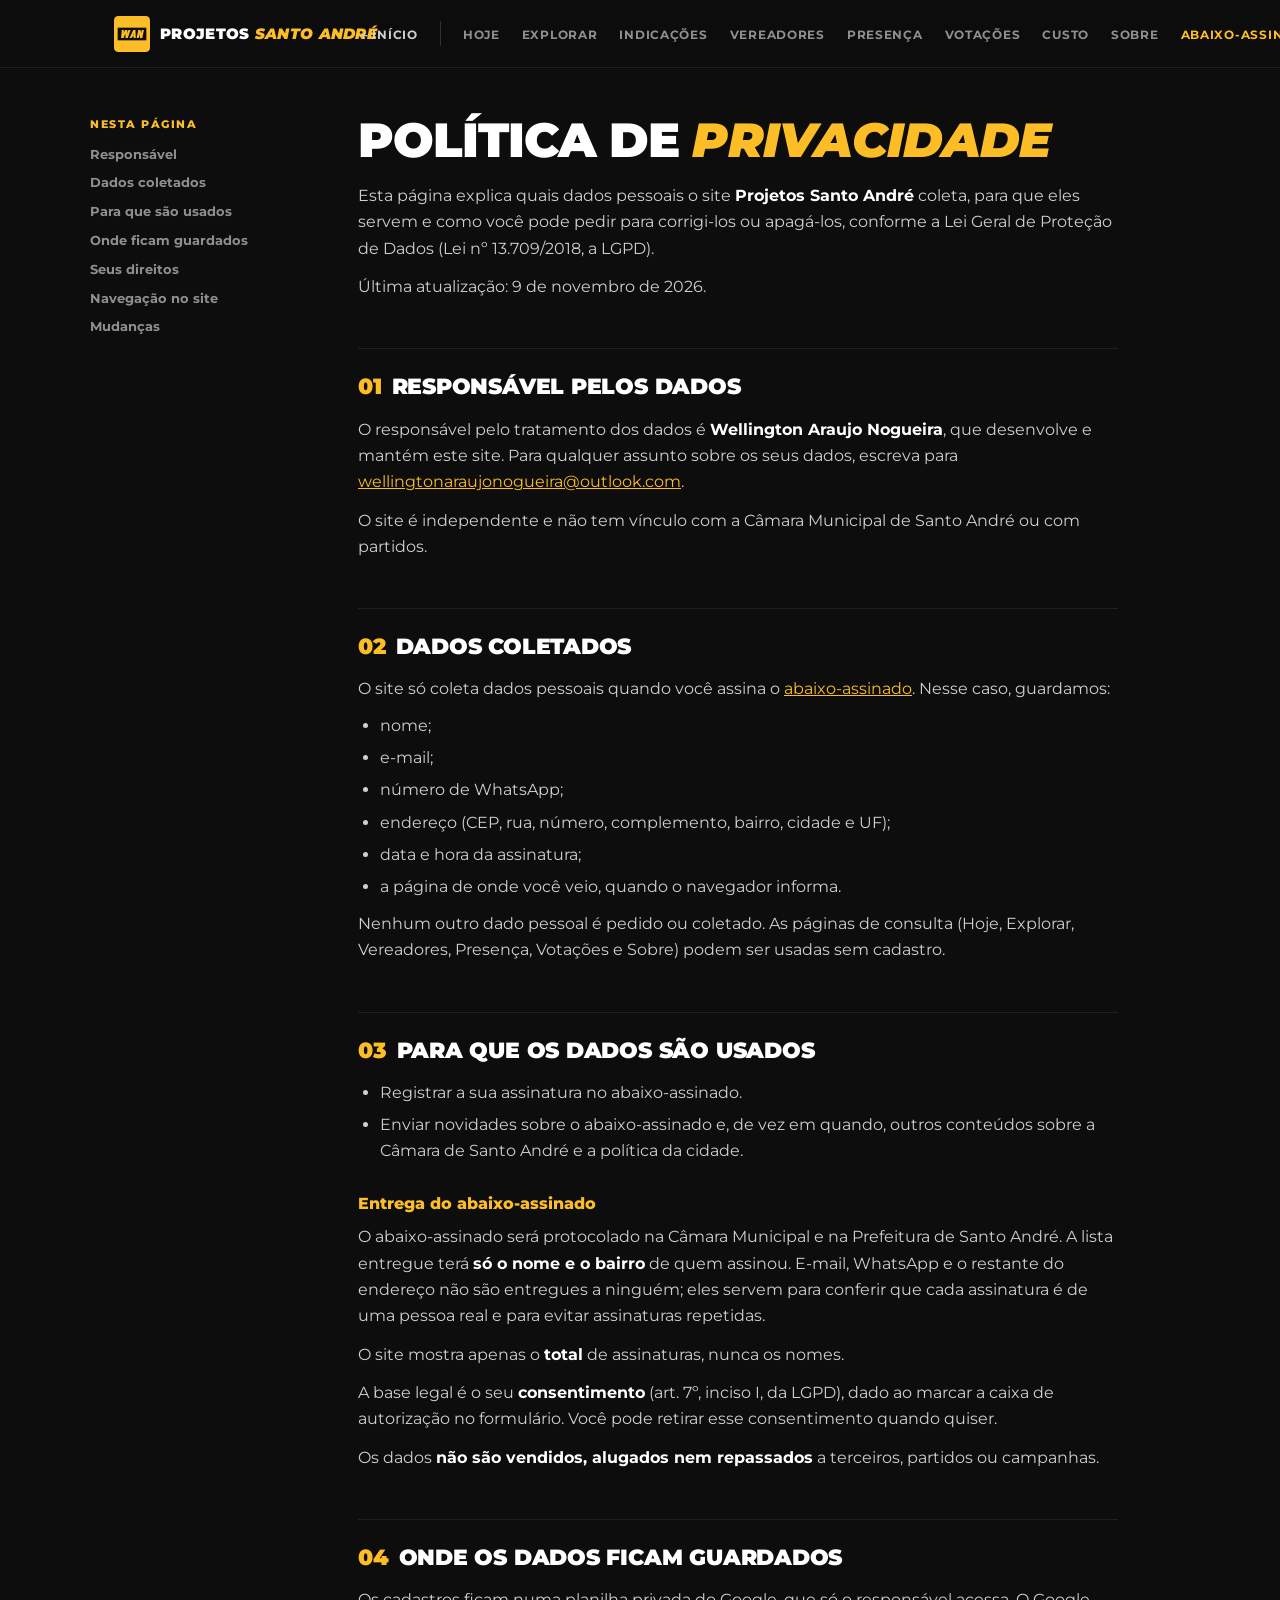
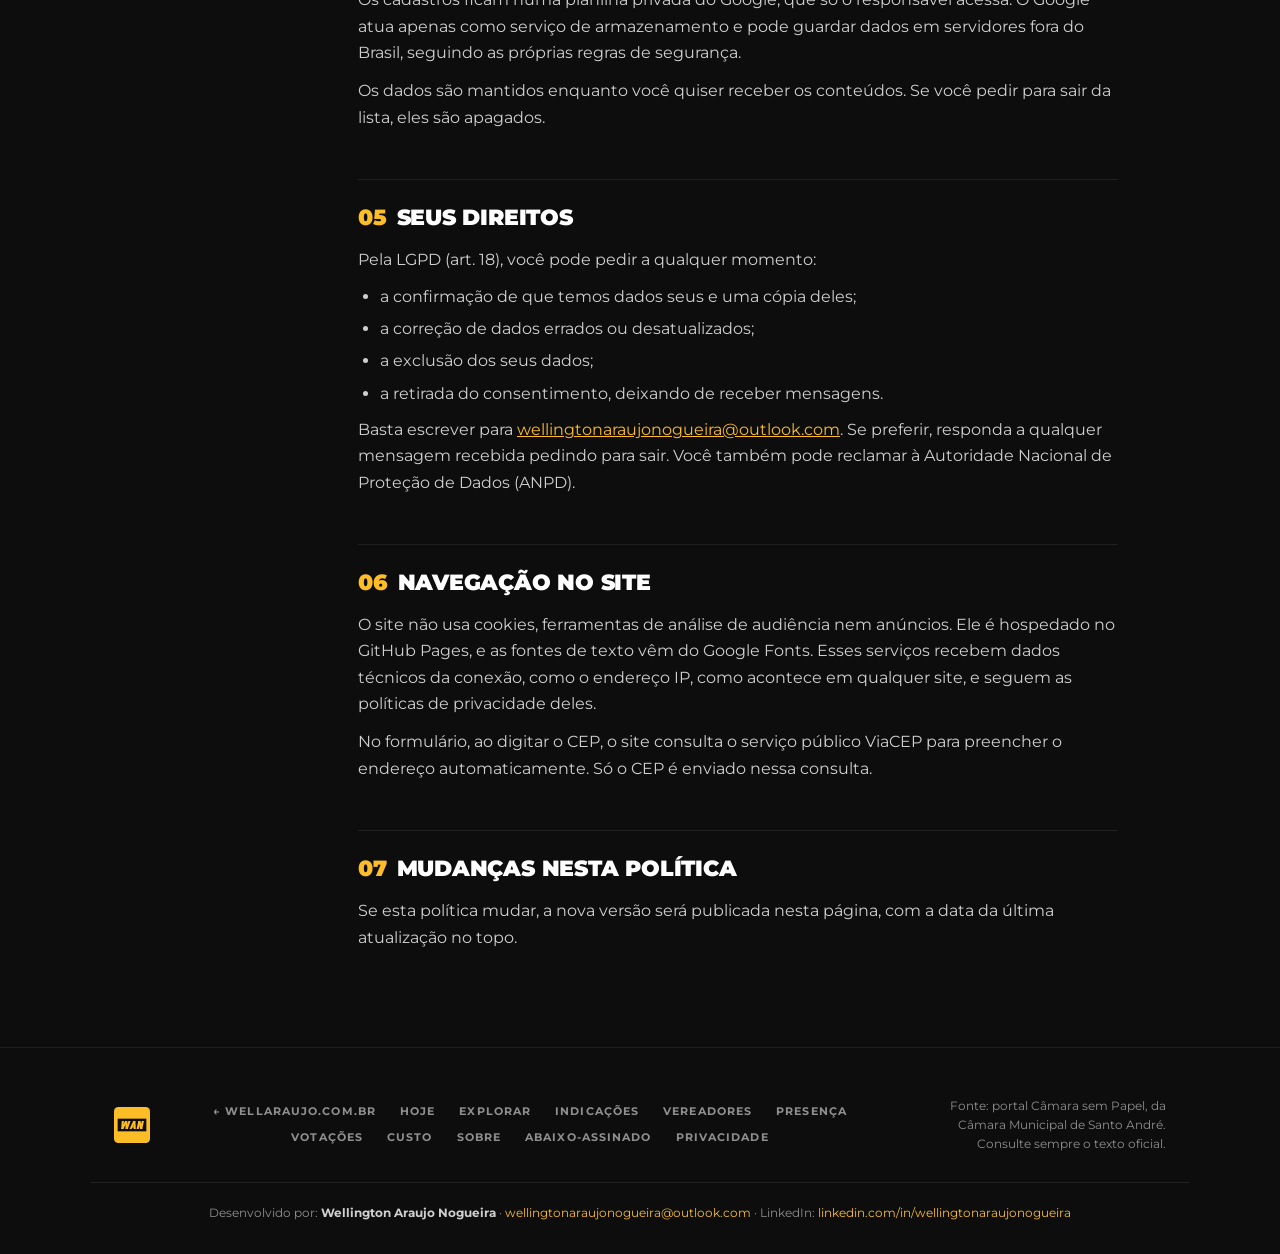
<file: docs/privacidade.html>
<!DOCTYPE html>
<html lang="pt-BR">
<head>
  <meta charset="UTF-8" />
  <meta name="viewport" content="width=device-width, initial-scale=1.0" />
  <title>Política de privacidade</title>
  <meta name="description" content="Quais dados o site Projetos Santo André coleta, para quê e como pedir a exclusão." />
  <link rel="icon" href="img/wan.svg" type="image/svg+xml" />
  <link rel="apple-touch-icon" href="img/wan_180.png" />
  <meta property="og:image" content="https://wellaraujo.com.br/projetos_santoandre/img/og.png" />
  <link rel="preconnect" href="https://fonts.googleapis.com" />
  <link rel="preconnect" href="https://fonts.gstatic.com" crossorigin />
  <link href="https://fonts.googleapis.com/css2?family=Montserrat:ital,wght@0,400;0,600;0,700;0,800;0,900;1,800;1,900&display=swap" rel="stylesheet" />
  <link rel="stylesheet" href="estilo.css?v=23" />
</head>
<body>

  <nav class="nav">
    <div class="nav__inner container">
      <a href="./" class="marca"><img class="marca__logo" src="img/wan.svg" alt="WAN" width="36" height="36" /><span class="marca__texto">Projetos <em>Santo André</em></span></a>
      <ul class="nav__links">
        <li class="nav__voltar"><a href="/" title="Página inicial de wellaraujo.com.br">← Início</a></li>
        <li><a href="./">Hoje</a></li>
        <li><a href="explorar.html">Explorar</a></li>
        <li><a href="indicacoes.html">Indicações</a></li>
        <li><a href="vereadores.html">Vereadores</a></li>
        <li><a href="presenca.html">Presença</a></li>
        <li><a href="votacoes.html">Votações</a></li>
        <li><a href="custo.html">Custo</a></li>
        <li><a href="sobre.html">Sobre</a></li>
        <li><a href="abaixo-assinado.html" class="nav__cta">Abaixo-assinado</a></li>
      </ul>
    </div>
  </nav>

  <div class="doc container">
    <div class="doc__grid">
      <aside class="doc__indice">
        <p>Nesta página</p>
        <ol>
          <li><a href="#responsavel">Responsável</a></li>
          <li><a href="#dados">Dados coletados</a></li>
          <li><a href="#uso">Para que são usados</a></li>
          <li><a href="#guarda">Onde ficam guardados</a></li>
          <li><a href="#direitos">Seus direitos</a></li>
          <li><a href="#navegacao">Navegação no site</a></li>
          <li><a href="#mudancas">Mudanças</a></li>
        </ol>
      </aside>
      <article class="doc__corpo">
        <h1>Política de <em>privacidade</em></h1>
        <p>Esta página explica quais dados pessoais o site <strong>Projetos Santo André</strong> coleta, para que eles servem e como você pode pedir para corrigi-los ou apagá-los, conforme a Lei Geral de Proteção de Dados (Lei nº 13.709/2018, a LGPD).</p>
        <p>Última atualização: 9 de novembro de 2026.</p>

        <h2 id="responsavel"><span>01</span>Responsável pelos dados</h2>
        <p>O responsável pelo tratamento dos dados é <strong>Wellington Araujo Nogueira</strong>, que desenvolve e mantém este site. Para qualquer assunto sobre os seus dados, escreva para <a href="mailto:wellingtonaraujonogueira@outlook.com">wellingtonaraujonogueira@outlook.com</a>.</p>
        <p>O site é independente e não tem vínculo com a Câmara Municipal de Santo André ou com partidos.</p>

        <h2 id="dados"><span>02</span>Dados coletados</h2>
        <p>O site só coleta dados pessoais quando você assina o <a href="abaixo-assinado.html">abaixo-assinado</a>. Nesse caso, guardamos:</p>
        <ul>
          <li>nome;</li>
          <li>e-mail;</li>
          <li>número de WhatsApp;</li>
          <li>endereço (CEP, rua, número, complemento, bairro, cidade e UF);</li>
          <li>data e hora da assinatura;</li>
          <li>a página de onde você veio, quando o navegador informa.</li>
        </ul>
        <p>Nenhum outro dado pessoal é pedido ou coletado. As páginas de consulta (Hoje, Explorar, Vereadores, Presença, Votações e Sobre) podem ser usadas sem cadastro.</p>

        <h2 id="uso"><span>03</span>Para que os dados são usados</h2>
        <ul>
          <li>Registrar a sua assinatura no abaixo-assinado.</li>
          <li>Enviar novidades sobre o abaixo-assinado e, de vez em quando, outros conteúdos sobre a Câmara de Santo André e a política da cidade.</li>
        </ul>
        <h3>Entrega do abaixo-assinado</h3>
        <p>O abaixo-assinado será protocolado na Câmara Municipal e na Prefeitura de Santo André. A lista entregue terá <strong>só o nome e o bairro</strong> de quem assinou. E-mail, WhatsApp e o restante do endereço não são entregues a ninguém; eles servem para conferir que cada assinatura é de uma pessoa real e para evitar assinaturas repetidas.</p>
        <p>O site mostra apenas o <strong>total</strong> de assinaturas, nunca os nomes.</p>
        <p>A base legal é o seu <strong>consentimento</strong> (art. 7º, inciso I, da LGPD), dado ao marcar a caixa de autorização no formulário. Você pode retirar esse consentimento quando quiser.</p>
        <p>Os dados <strong>não são vendidos, alugados nem repassados</strong> a terceiros, partidos ou campanhas.</p>

        <h2 id="guarda"><span>04</span>Onde os dados ficam guardados</h2>
        <p>Os cadastros ficam numa planilha privada do Google, que só o responsável acessa. O Google atua apenas como serviço de armazenamento e pode guardar dados em servidores fora do Brasil, seguindo as próprias regras de segurança.</p>
        <p>Os dados são mantidos enquanto você quiser receber os conteúdos. Se você pedir para sair da lista, eles são apagados.</p>

        <h2 id="direitos"><span>05</span>Seus direitos</h2>
        <p>Pela LGPD (art. 18), você pode pedir a qualquer momento:</p>
        <ul>
          <li>a confirmação de que temos dados seus e uma cópia deles;</li>
          <li>a correção de dados errados ou desatualizados;</li>
          <li>a exclusão dos seus dados;</li>
          <li>a retirada do consentimento, deixando de receber mensagens.</li>
        </ul>
        <p>Basta escrever para <a href="mailto:wellingtonaraujonogueira@outlook.com">wellingtonaraujonogueira@outlook.com</a>. Se preferir, responda a qualquer mensagem recebida pedindo para sair. Você também pode reclamar à Autoridade Nacional de Proteção de Dados (ANPD).</p>

        <h2 id="navegacao"><span>06</span>Navegação no site</h2>
        <p>O site não usa cookies, ferramentas de análise de audiência nem anúncios. Ele é hospedado no GitHub Pages, e as fontes de texto vêm do Google Fonts. Esses serviços recebem dados técnicos da conexão, como o endereço IP, como acontece em qualquer site, e seguem as políticas de privacidade deles.</p>
        <p>No formulário, ao digitar o CEP, o site consulta o serviço público ViaCEP para preencher o endereço automaticamente. Só o CEP é enviado nessa consulta.</p>

        <h2 id="mudancas"><span>07</span>Mudanças nesta política</h2>
        <p>Se esta política mudar, a nova versão será publicada nesta página, com a data da última atualização no topo.</p>
      </article>
    </div>
  </div>

  <footer class="footer">
    <div class="container footer__inner">
      <a href="./" class="marca"><img class="marca__logo" src="img/wan.svg" alt="WAN" width="36" height="36" /></a>
      <nav class="footer__links">
        <a href="/">← wellaraujo.com.br</a>
        <a href="./">Hoje</a>
        <a href="explorar.html">Explorar</a>
        <a href="indicacoes.html">Indicações</a>
        <a href="vereadores.html">Vereadores</a>
        <a href="presenca.html">Presença</a>
        <a href="votacoes.html">Votações</a>
        <a href="custo.html">Custo</a>
        <a href="sobre.html">Sobre</a>
        <a href="abaixo-assinado.html">Abaixo-assinado</a>
        <a href="privacidade.html">Privacidade</a>
      </nav>
      <p class="footer__info">Fonte: portal Câmara sem Papel, da Câmara Municipal de Santo André. Consulte sempre o texto oficial.</p>
    </div>
    <p class="footer__credito container">Desenvolvido por: <strong>Wellington Araujo Nogueira</strong> · <a href="mailto:wellingtonaraujonogueira@outlook.com">wellingtonaraujonogueira@outlook.com</a> · LinkedIn: <a href="https://www.linkedin.com/in/wellingtonaraujonogueira/" target="_blank" rel="noopener">linkedin.com/in/wellingtonaraujonogueira</a></p>
  </footer>
</body>
</html>
</file>
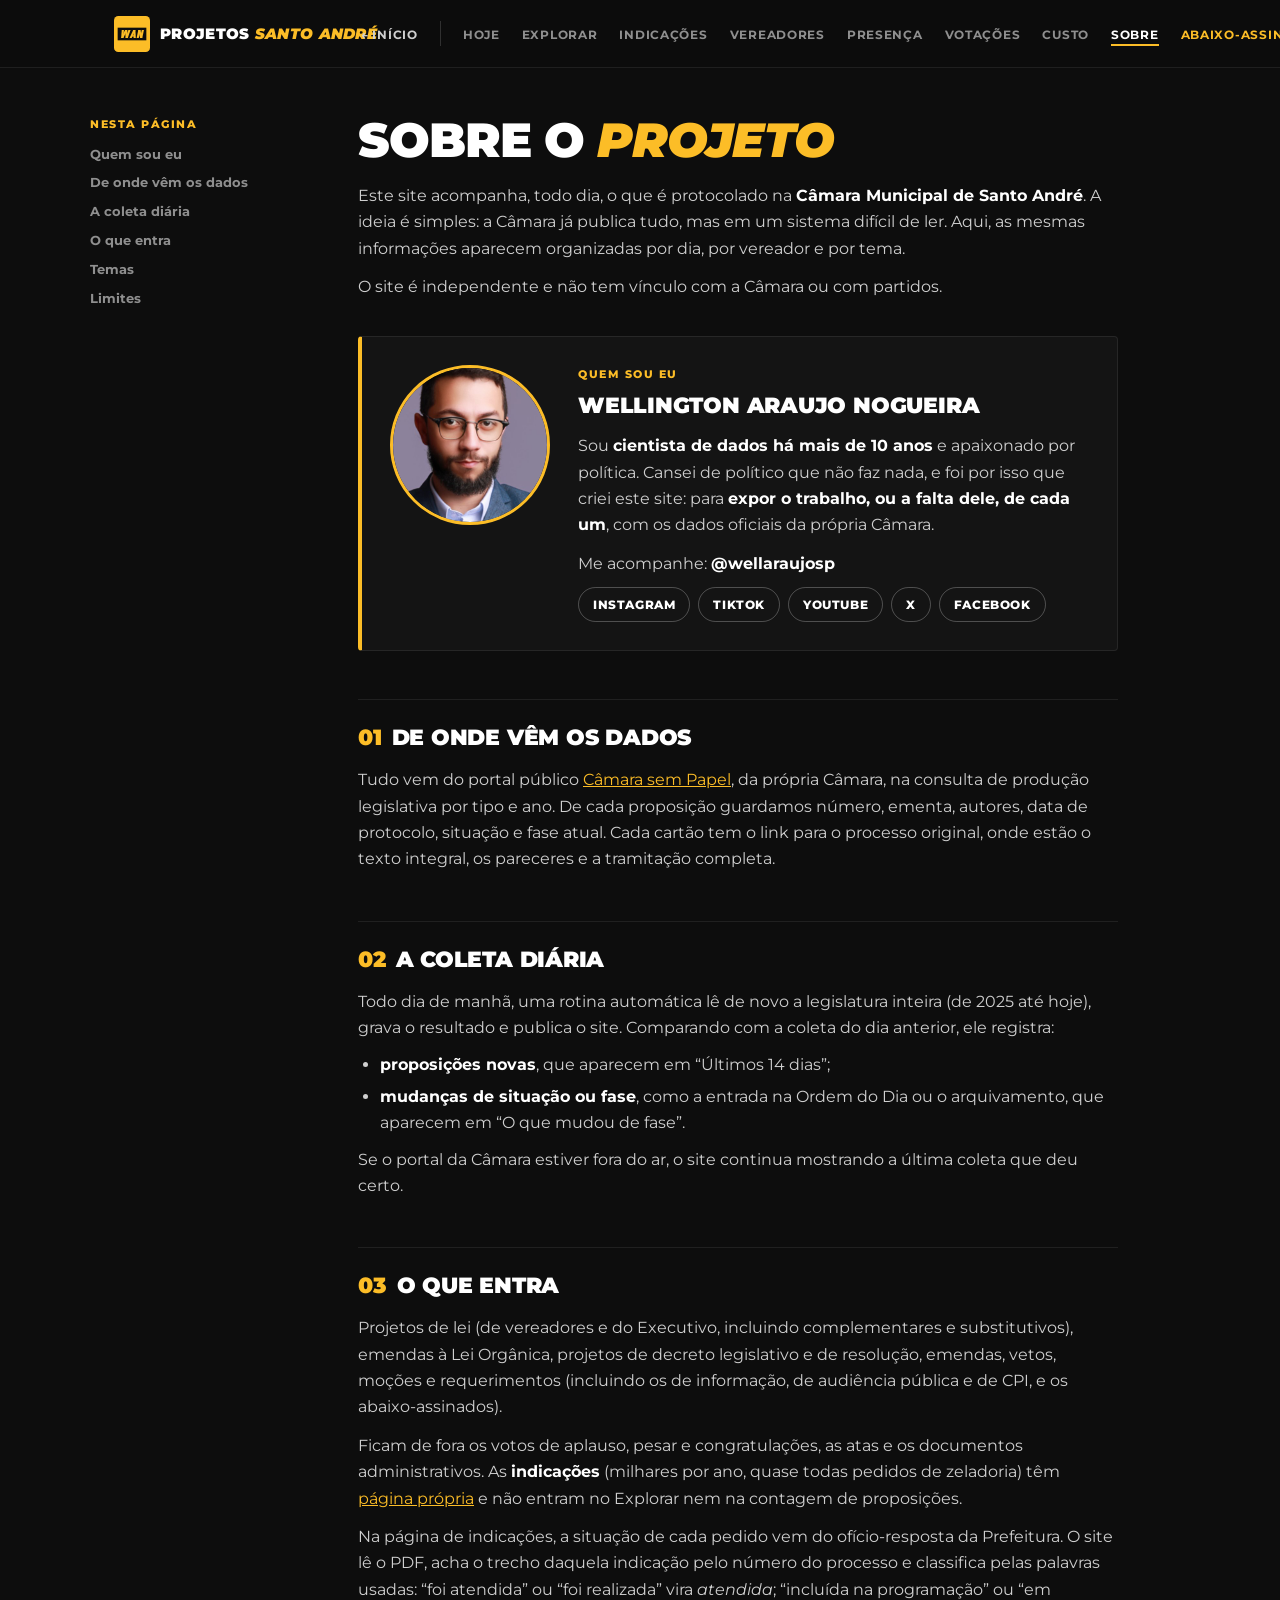
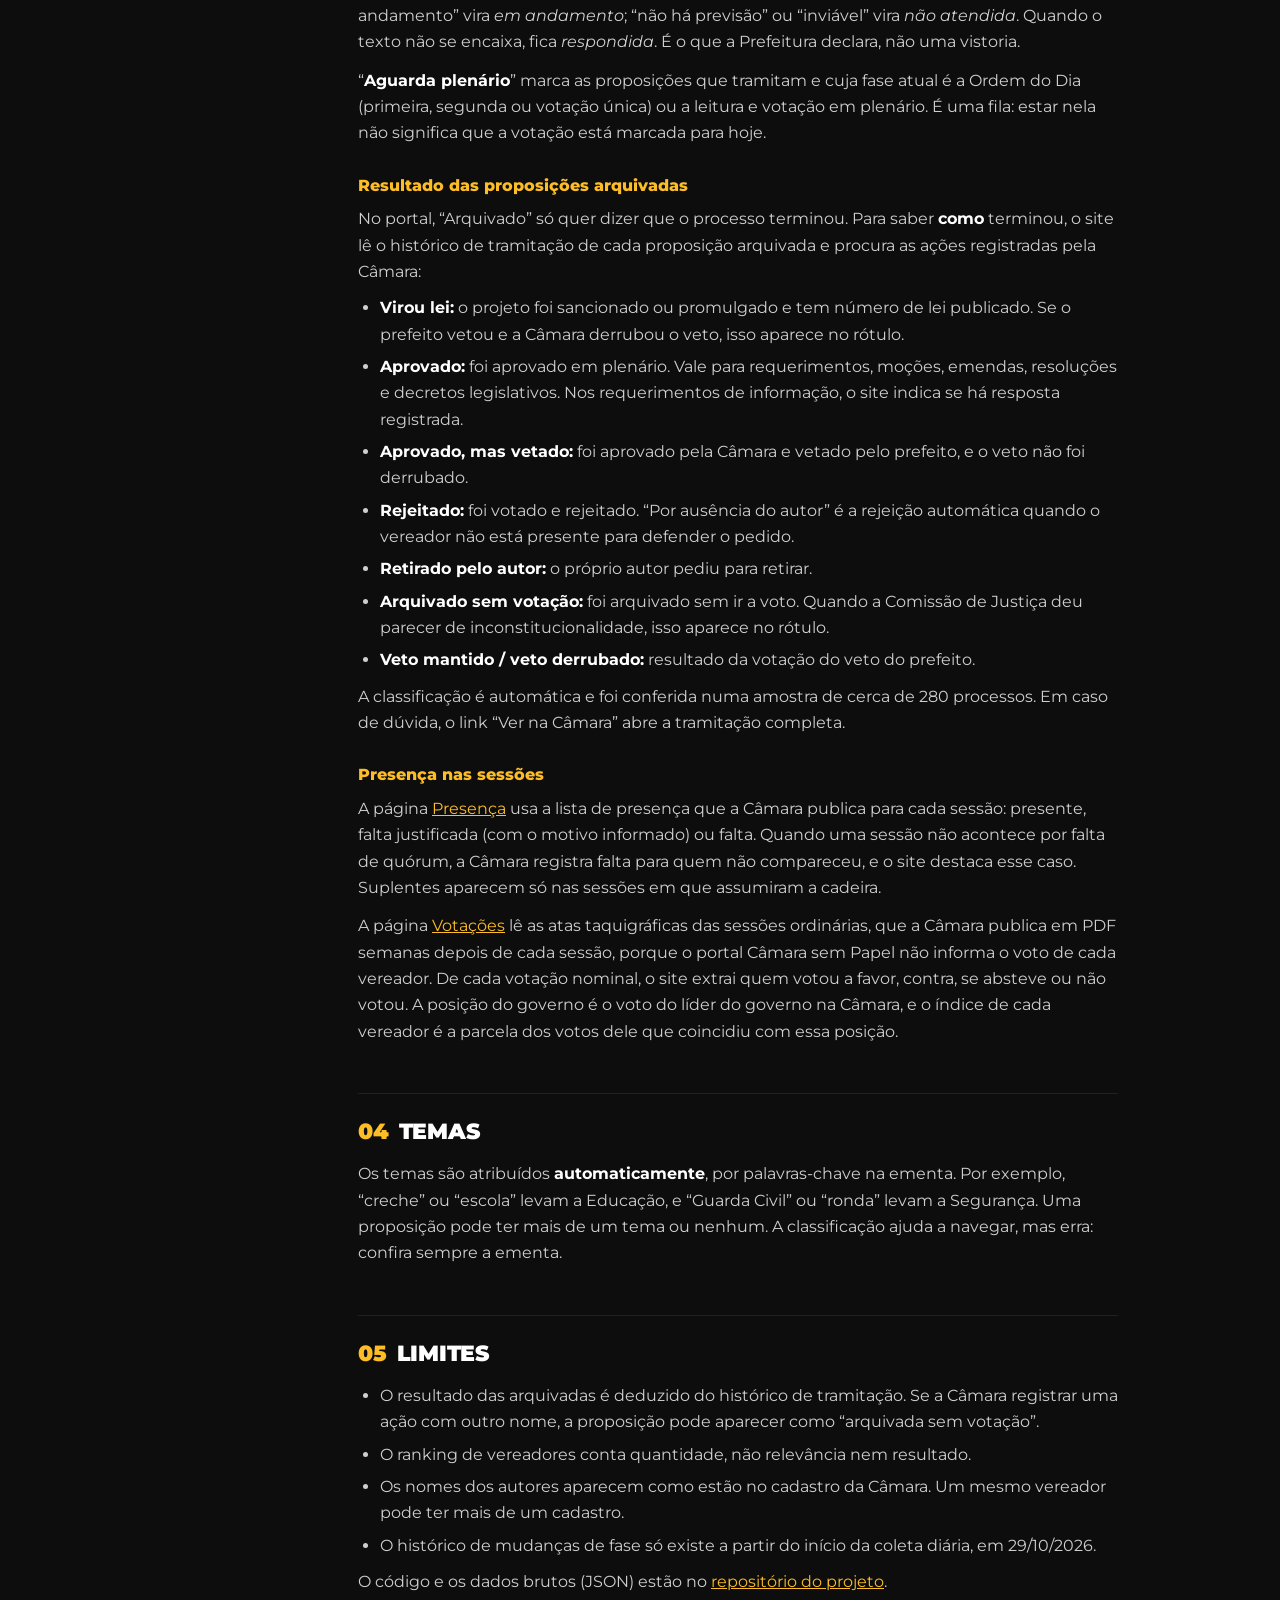
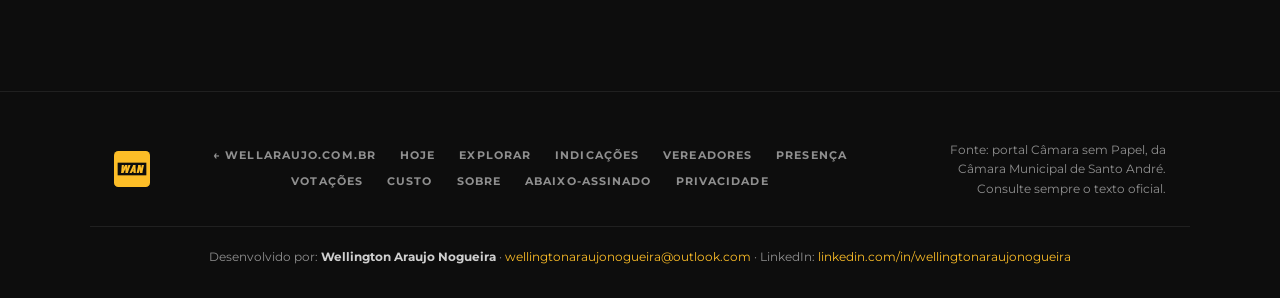
<file: docs/sobre.html>
<!DOCTYPE html>
<html lang="pt-BR">
<head>
  <meta charset="UTF-8" />
  <meta name="viewport" content="width=device-width, initial-scale=1.0" />
  <title>Sobre o projeto</title>
  <meta name="description" content="De onde vêm os dados, como a coleta diária funciona e quais são os limites." />
  <link rel="icon" href="img/wan.svg" type="image/svg+xml" />
  <link rel="apple-touch-icon" href="img/wan_180.png" />
  <meta property="og:image" content="https://wellaraujo.com.br/projetos_santoandre/img/og.png" />
  <link rel="preconnect" href="https://fonts.googleapis.com" />
  <link rel="preconnect" href="https://fonts.gstatic.com" crossorigin />
  <link href="https://fonts.googleapis.com/css2?family=Montserrat:ital,wght@0,400;0,600;0,700;0,800;0,900;1,800;1,900&display=swap" rel="stylesheet" />
  <link rel="stylesheet" href="estilo.css?v=23" />
</head>
<body>

  <nav class="nav">
    <div class="nav__inner container">
      <a href="./" class="marca"><img class="marca__logo" src="img/wan.svg" alt="WAN" width="36" height="36" /><span class="marca__texto">Projetos <em>Santo André</em></span></a>
      <ul class="nav__links">
        <li class="nav__voltar"><a href="/" title="Página inicial de wellaraujo.com.br">← Início</a></li>
        <li><a href="./">Hoje</a></li>
        <li><a href="explorar.html">Explorar</a></li>
        <li><a href="indicacoes.html">Indicações</a></li>
        <li><a href="vereadores.html">Vereadores</a></li>
        <li><a href="presenca.html">Presença</a></li>
        <li><a href="votacoes.html">Votações</a></li>
        <li><a href="custo.html">Custo</a></li>
        <li><a href="sobre.html" aria-current="page">Sobre</a></li>
        <li><a href="abaixo-assinado.html" class="nav__cta">Abaixo-assinado</a></li>
      </ul>
    </div>
  </nav>

  <div class="doc container">
    <div class="doc__grid">
      <aside class="doc__indice">
        <p>Nesta página</p>
        <ol>
          <li><a href="#quem-sou">Quem sou eu</a></li>
          <li><a href="#fonte">De onde vêm os dados</a></li>
          <li><a href="#rotina">A coleta diária</a></li>
          <li><a href="#tipos">O que entra</a></li>
          <li><a href="#temas">Temas</a></li>
          <li><a href="#limites">Limites</a></li>
        </ol>
      </aside>
      <article class="doc__corpo">
        <h1>Sobre o <em>projeto</em></h1>
        <p>Este site acompanha, todo dia, o que é protocolado na <strong>Câmara Municipal de Santo André</strong>. A ideia é simples: a Câmara já publica tudo, mas em um sistema difícil de ler. Aqui, as mesmas informações aparecem organizadas por dia, por vereador e por tema.</p>
        <p>O site é independente e não tem vínculo com a Câmara ou com partidos.</p>

        <section class="autor" id="quem-sou">
          <img class="autor__foto" src="img/wellington.jpg" alt="Foto de Wellington Araujo Nogueira" width="160" height="160" loading="lazy" />
          <div>
            <p class="autor__selo">Quem sou eu</p>
            <h2 class="autor__nome">Wellington Araujo Nogueira</h2>
            <p>Sou <strong>cientista de dados há mais de 10 anos</strong> e apaixonado por política. Cansei de político que não faz nada, e foi por isso que criei este site: para <strong>expor o trabalho, ou a falta dele, de cada um</strong>, com os dados oficiais da própria Câmara.</p>
            <p class="autor__redes-titulo">Me acompanhe: <strong>@wellaraujosp</strong></p>
            <div class="autor__redes">
              <a href="https://www.instagram.com/wellaraujosp/" target="_blank" rel="noopener">Instagram</a>
              <a href="https://www.tiktok.com/@wellaraujosp" target="_blank" rel="noopener">TikTok</a>
              <a href="https://www.youtube.com/@wellaraujosp" target="_blank" rel="noopener">YouTube</a>
              <a href="https://x.com/wellaraujosp" target="_blank" rel="noopener">X</a>
              <a href="https://www.facebook.com/wellaraujosp" target="_blank" rel="noopener">Facebook</a>
            </div>
          </div>
        </section>

        <h2 id="fonte"><span>01</span>De onde vêm os dados</h2>
        <p>Tudo vem do portal público <a href="https://camarasempapel.cmsandre.sp.gov.br/" target="_blank" rel="noopener">Câmara sem Papel</a>, da própria Câmara, na consulta de produção legislativa por tipo e ano. De cada proposição guardamos número, ementa, autores, data de protocolo, situação e fase atual. Cada cartão tem o link para o processo original, onde estão o texto integral, os pareceres e a tramitação completa.</p>

        <h2 id="rotina"><span>02</span>A coleta diária</h2>
        <p>Todo dia de manhã, uma rotina automática lê de novo a legislatura inteira (de 2025 até hoje), grava o resultado e publica o site. Comparando com a coleta do dia anterior, ele registra:</p>
        <ul>
          <li><strong>proposições novas</strong>, que aparecem em “Últimos 14 dias”;</li>
          <li><strong>mudanças de situação ou fase</strong>, como a entrada na Ordem do Dia ou o arquivamento, que aparecem em “O que mudou de fase”.</li>
        </ul>
        <p>Se o portal da Câmara estiver fora do ar, o site continua mostrando a última coleta que deu certo.</p>

        <h2 id="tipos"><span>03</span>O que entra</h2>
        <p>Projetos de lei (de vereadores e do Executivo, incluindo complementares e substitutivos), emendas à Lei Orgânica, projetos de decreto legislativo e de resolução, emendas, vetos, moções e requerimentos (incluindo os de informação, de audiência pública e de CPI, e os abaixo-assinados).</p>
        <p>Ficam de fora os votos de aplauso, pesar e congratulações, as atas e os documentos administrativos. As <strong>indicações</strong> (milhares por ano, quase todas pedidos de zeladoria) têm <a href="indicacoes.html">página própria</a> e não entram no Explorar nem na contagem de proposições.</p>
        <p>Na página de indicações, a situação de cada pedido vem do ofício-resposta da Prefeitura. O site lê o PDF, acha o trecho daquela indicação pelo número do processo e classifica pelas palavras usadas: “foi atendida” ou “foi realizada” vira <em>atendida</em>; “incluída na programação” ou “em andamento” vira <em>em andamento</em>; “não há previsão” ou “inviável” vira <em>não atendida</em>. Quando o texto não se encaixa, fica <em>respondida</em>. É o que a Prefeitura declara, não uma vistoria.</p>
        <p>“<strong>Aguarda plenário</strong>” marca as proposições que tramitam e cuja fase atual é a Ordem do Dia (primeira, segunda ou votação única) ou a leitura e votação em plenário. É uma fila: estar nela não significa que a votação está marcada para hoje.</p>

        <h3>Resultado das proposições arquivadas</h3>
        <p>No portal, “Arquivado” só quer dizer que o processo terminou. Para saber <strong>como</strong> terminou, o site lê o histórico de tramitação de cada proposição arquivada e procura as ações registradas pela Câmara:</p>
        <ul>
          <li><strong>Virou lei:</strong> o projeto foi sancionado ou promulgado e tem número de lei publicado. Se o prefeito vetou e a Câmara derrubou o veto, isso aparece no rótulo.</li>
          <li><strong>Aprovado:</strong> foi aprovado em plenário. Vale para requerimentos, moções, emendas, resoluções e decretos legislativos. Nos requerimentos de informação, o site indica se há resposta registrada.</li>
          <li><strong>Aprovado, mas vetado:</strong> foi aprovado pela Câmara e vetado pelo prefeito, e o veto não foi derrubado.</li>
          <li><strong>Rejeitado:</strong> foi votado e rejeitado. “Por ausência do autor” é a rejeição automática quando o vereador não está presente para defender o pedido.</li>
          <li><strong>Retirado pelo autor:</strong> o próprio autor pediu para retirar.</li>
          <li><strong>Arquivado sem votação:</strong> foi arquivado sem ir a voto. Quando a Comissão de Justiça deu parecer de inconstitucionalidade, isso aparece no rótulo.</li>
          <li><strong>Veto mantido / veto derrubado:</strong> resultado da votação do veto do prefeito.</li>
        </ul>
        <p>A classificação é automática e foi conferida numa amostra de cerca de 280 processos. Em caso de dúvida, o link “Ver na Câmara” abre a tramitação completa.</p>

        <h3>Presença nas sessões</h3>
        <p>A página <a href="presenca.html">Presença</a> usa a lista de presença que a Câmara publica para cada sessão: presente, falta justificada (com o motivo informado) ou falta. Quando uma sessão não acontece por falta de quórum, a Câmara registra falta para quem não compareceu, e o site destaca esse caso. Suplentes aparecem só nas sessões em que assumiram a cadeira.</p>
        <p>A página <a href="votacoes.html">Votações</a> lê as atas taquigráficas das sessões ordinárias, que a Câmara publica em PDF semanas depois de cada sessão, porque o portal Câmara sem Papel não informa o voto de cada vereador. De cada votação nominal, o site extrai quem votou a favor, contra, se absteve ou não votou. A posição do governo é o voto do líder do governo na Câmara, e o índice de cada vereador é a parcela dos votos dele que coincidiu com essa posição.</p>

        <h2 id="temas"><span>04</span>Temas</h2>
        <p>Os temas são atribuídos <strong>automaticamente</strong>, por palavras-chave na ementa. Por exemplo, “creche” ou “escola” levam a Educação, e “Guarda Civil” ou “ronda” levam a Segurança. Uma proposição pode ter mais de um tema ou nenhum. A classificação ajuda a navegar, mas erra: confira sempre a ementa.</p>

        <h2 id="limites"><span>05</span>Limites</h2>
        <ul>
          <li>O resultado das arquivadas é deduzido do histórico de tramitação. Se a Câmara registrar uma ação com outro nome, a proposição pode aparecer como “arquivada sem votação”.</li>
          <li>O ranking de vereadores conta quantidade, não relevância nem resultado.</li>
          <li>Os nomes dos autores aparecem como estão no cadastro da Câmara. Um mesmo vereador pode ter mais de um cadastro.</li>
          <li>O histórico de mudanças de fase só existe a partir do início da coleta diária, em 29/10/2026.</li>
        </ul>
        <p>O código e os dados brutos (JSON) estão no <a href="https://github.com/welwelaraujo/projetos_santoandre" target="_blank" rel="noopener">repositório do projeto</a>.</p>
      </article>
    </div>
  </div>

  <footer class="footer">
    <div class="container footer__inner">
      <a href="./" class="marca"><img class="marca__logo" src="img/wan.svg" alt="WAN" width="36" height="36" /></a>
      <nav class="footer__links">
        <a href="/">← wellaraujo.com.br</a>
        <a href="./">Hoje</a>
        <a href="explorar.html">Explorar</a>
        <a href="indicacoes.html">Indicações</a>
        <a href="vereadores.html">Vereadores</a>
        <a href="presenca.html">Presença</a>
        <a href="votacoes.html">Votações</a>
        <a href="custo.html">Custo</a>
        <a href="sobre.html">Sobre</a>
        <a href="abaixo-assinado.html">Abaixo-assinado</a>
        <a href="privacidade.html">Privacidade</a>
      </nav>
      <p class="footer__info">Fonte: portal Câmara sem Papel, da Câmara Municipal de Santo André. Consulte sempre o texto oficial.</p>
    </div>
    <p class="footer__credito container">Desenvolvido por: <strong>Wellington Araujo Nogueira</strong> · <a href="mailto:wellingtonaraujonogueira@outlook.com">wellingtonaraujonogueira@outlook.com</a> · LinkedIn: <a href="https://www.linkedin.com/in/wellingtonaraujonogueira/" target="_blank" rel="noopener">linkedin.com/in/wellingtonaraujonogueira</a></p>
  </footer>
</body>
</html>
</file>
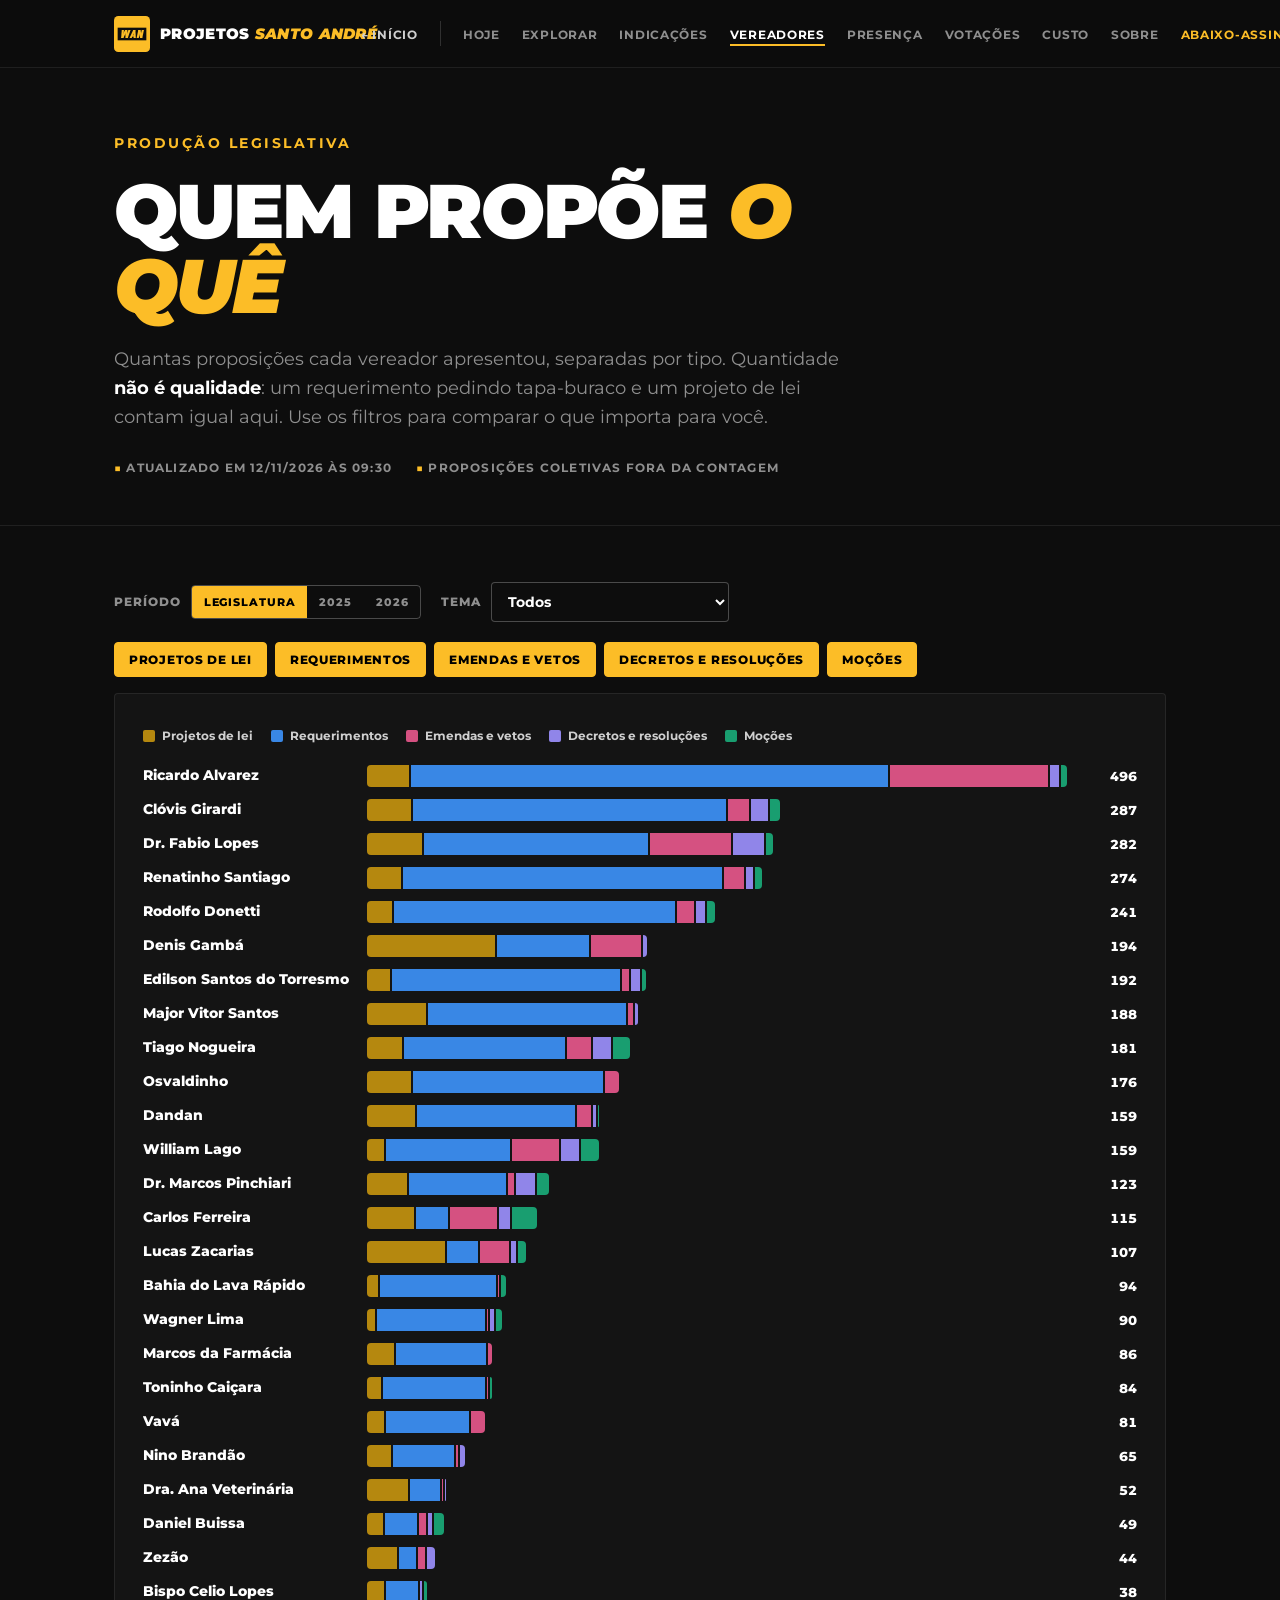
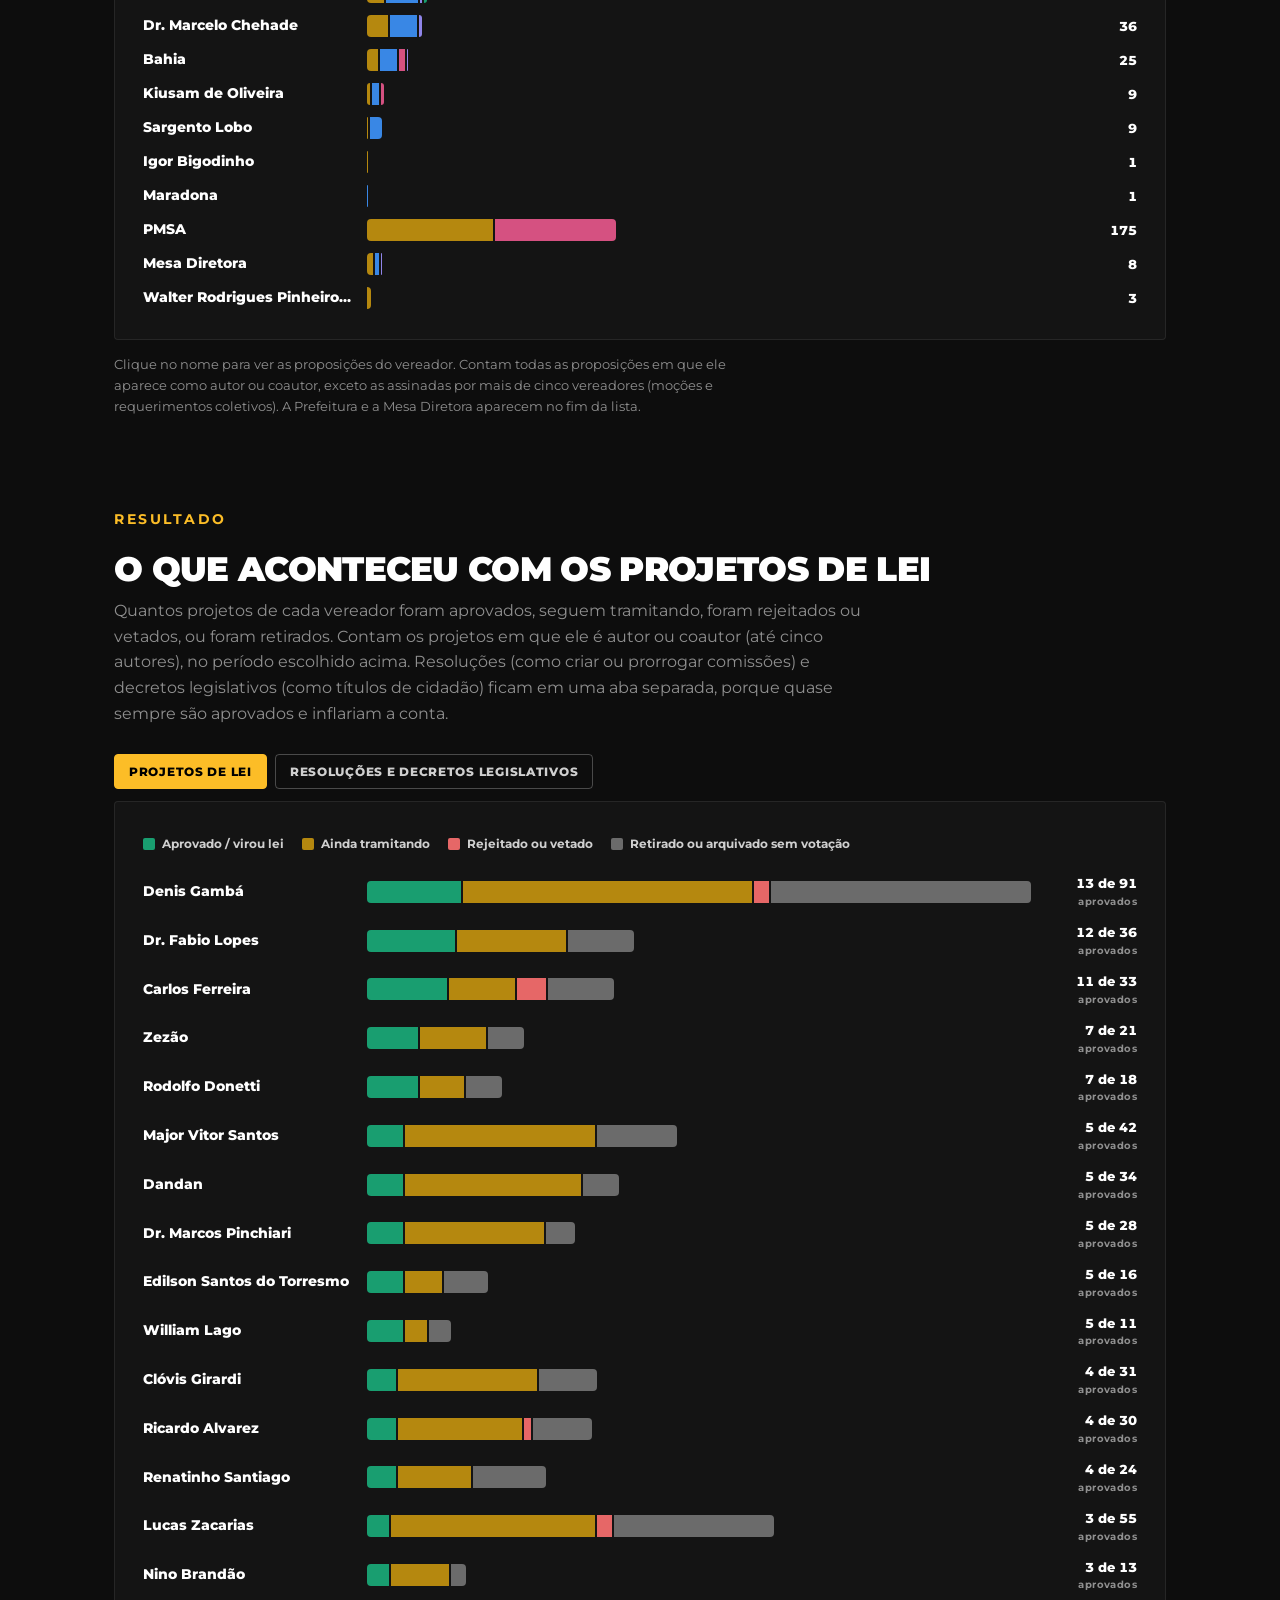
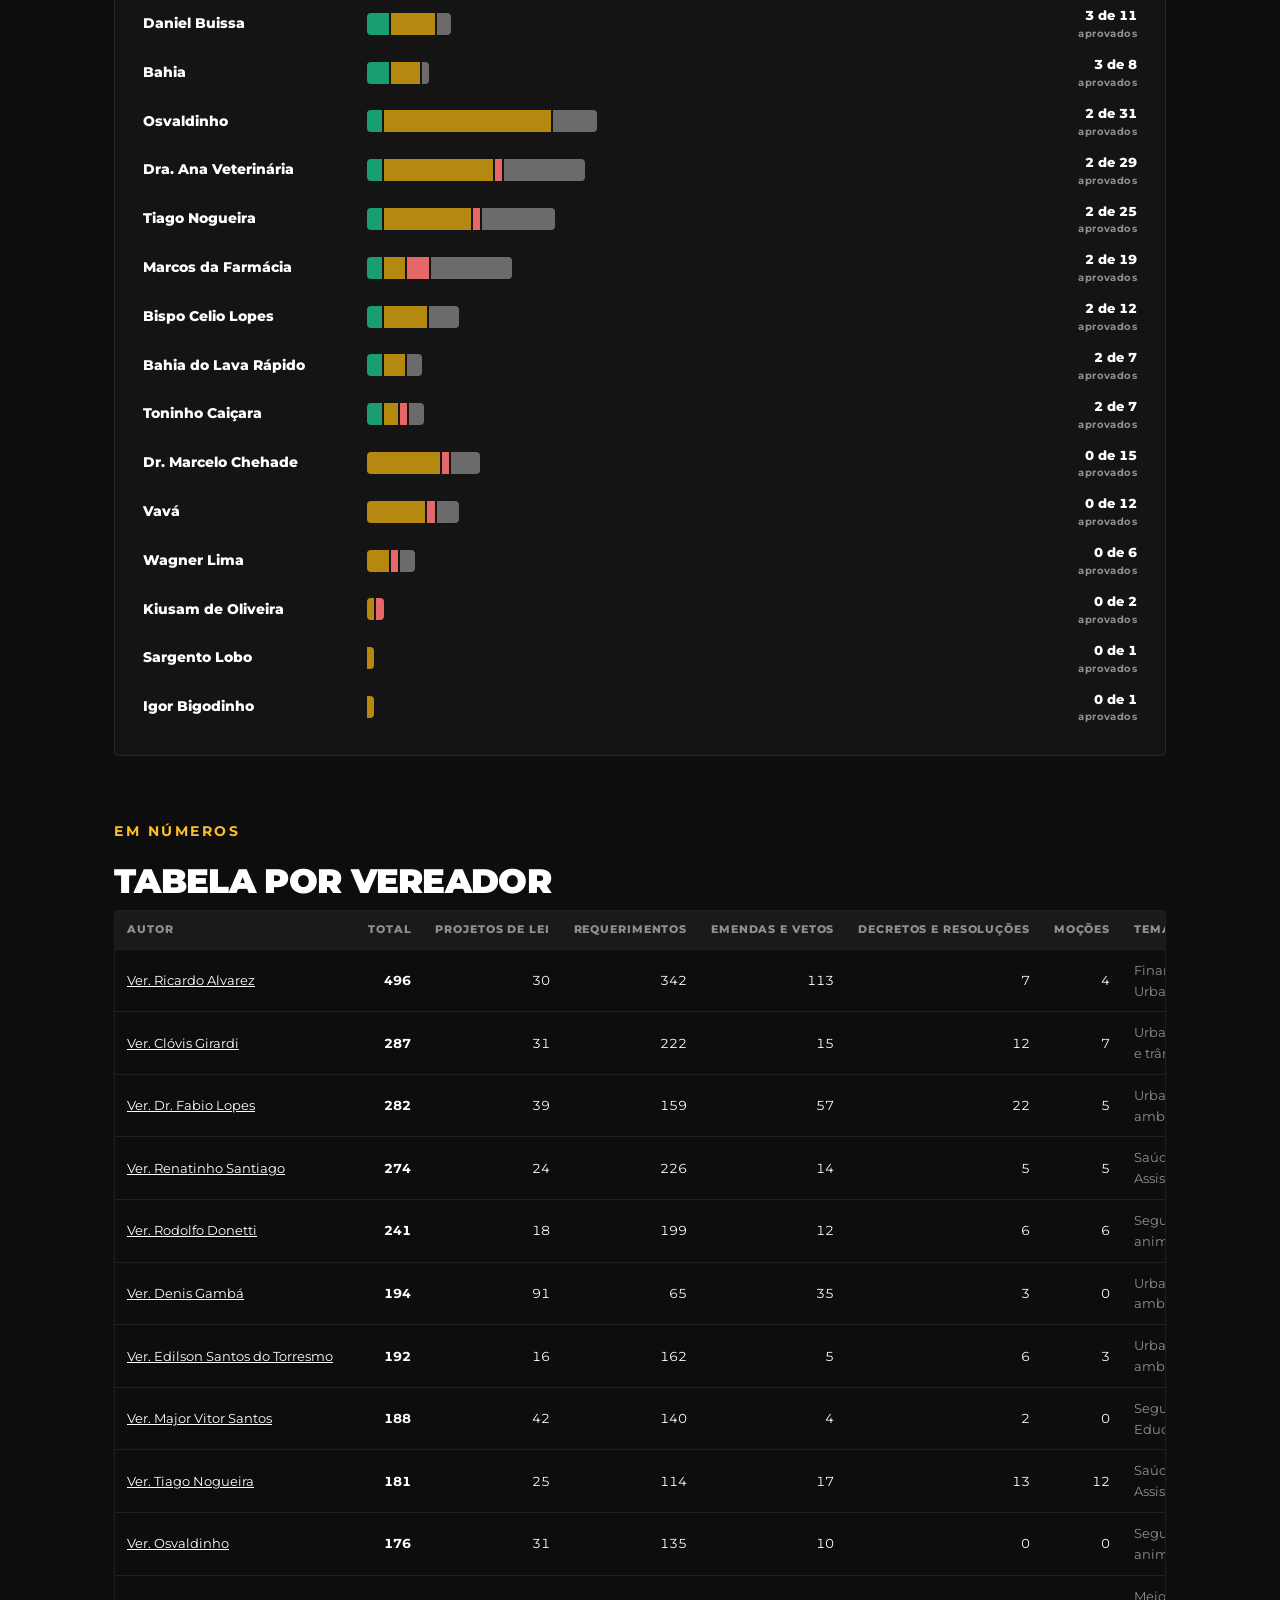
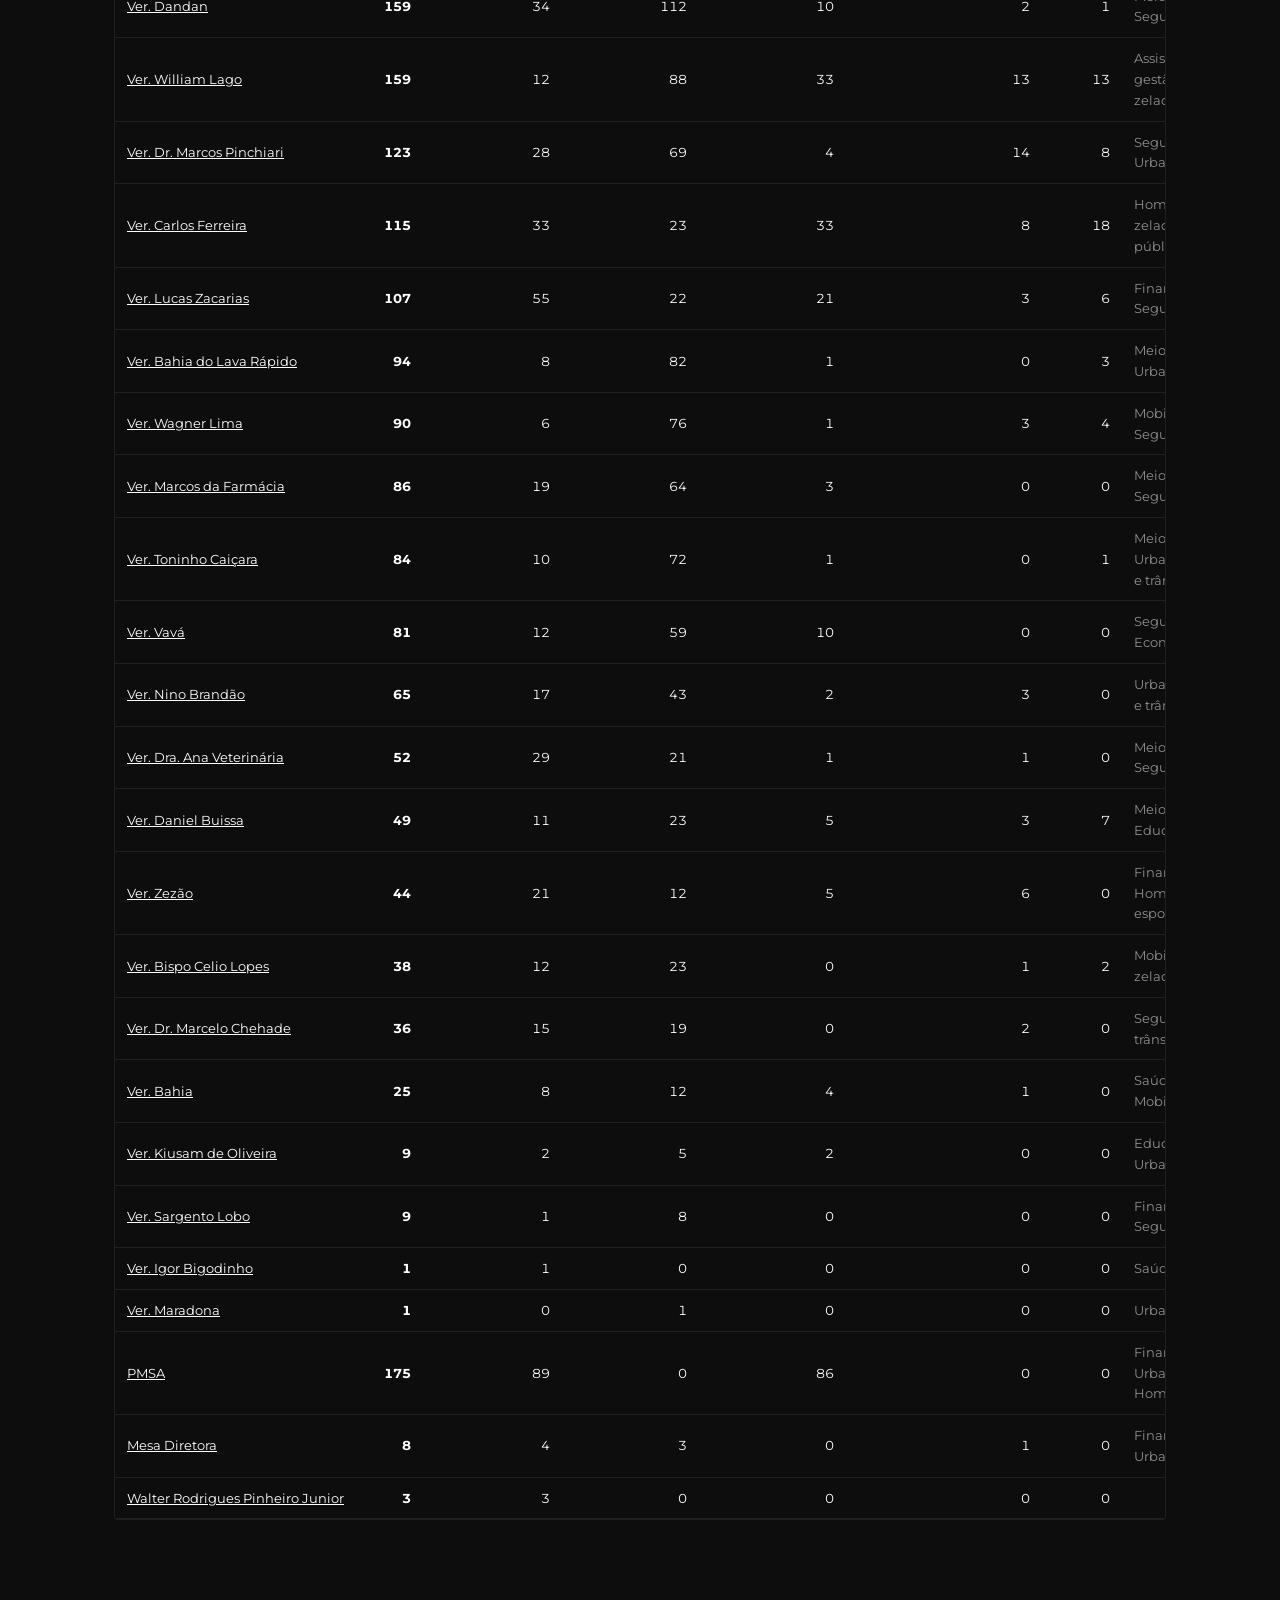
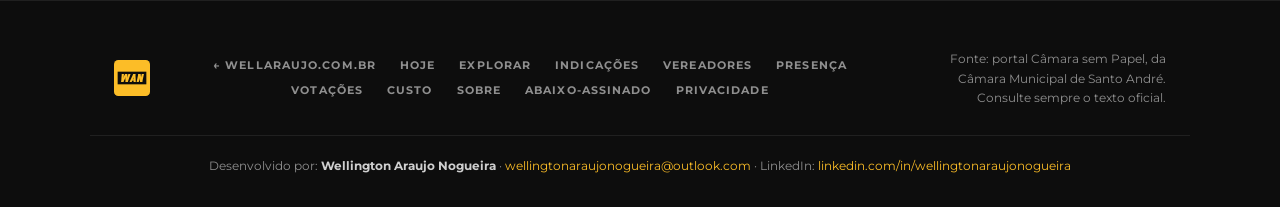
<file: docs/vereadores.html>
<!DOCTYPE html>
<html lang="pt-BR">
<head>
  <meta charset="UTF-8" />
  <meta name="viewport" content="width=device-width, initial-scale=1.0" />
  <title>Vereadores de Santo André</title>
  <meta name="description" content="Quantas proposições cada vereador de Santo André apresentou, por tipo e por tema." />
  <link rel="icon" href="img/wan.svg" type="image/svg+xml" />
  <link rel="apple-touch-icon" href="img/wan_180.png" />
  <meta property="og:image" content="https://wellaraujo.com.br/projetos_santoandre/img/og.png" />
  <link rel="preconnect" href="https://fonts.googleapis.com" />
  <link rel="preconnect" href="https://fonts.gstatic.com" crossorigin />
  <link href="https://fonts.googleapis.com/css2?family=Montserrat:ital,wght@0,400;0,600;0,700;0,800;0,900;1,800;1,900&display=swap" rel="stylesheet" />
  <link rel="stylesheet" href="estilo.css?v=23" />
</head>
<body>

  <nav class="nav">
    <div class="nav__inner container">
      <a href="./" class="marca"><img class="marca__logo" src="img/wan.svg" alt="WAN" width="36" height="36" /><span class="marca__texto">Projetos <em>Santo André</em></span></a>
      <ul class="nav__links">
        <li class="nav__voltar"><a href="/" title="Página inicial de wellaraujo.com.br">← Início</a></li>
        <li><a href="./">Hoje</a></li>
        <li><a href="explorar.html">Explorar</a></li>
        <li><a href="indicacoes.html">Indicações</a></li>
        <li><a href="vereadores.html" aria-current="page">Vereadores</a></li>
        <li><a href="presenca.html">Presença</a></li>
        <li><a href="votacoes.html">Votações</a></li>
        <li><a href="custo.html">Custo</a></li>
        <li><a href="sobre.html">Sobre</a></li>
        <li><a href="abaixo-assinado.html" class="nav__cta">Abaixo-assinado</a></li>
      </ul>
    </div>
  </nav>

  <header class="hero">
    <div class="container">
      <p class="section-label">Produção legislativa</p>
      <h1 class="hero__title">Quem propõe <em>o quê</em></h1>
      <p class="hero__lede">Quantas proposições cada vereador apresentou, separadas por tipo. Quantidade <strong>não é qualidade</strong>: um requerimento pedindo tapa-buraco e um projeto de lei contam igual aqui. Use os filtros para comparar o que importa para você.</p>
      <div class="hero__meta"><span>Atualizado em <b data-atualizado>—</b></span><span>Proposições coletivas fora da contagem</span></div>
    </div>
  </header>

  <main>
    <section class="secao">
      <div class="container">
        <div class="controles">
          <span class="controle">Período <span class="alternar" id="f-ano"></span></span>
          <label class="controle">Tema <select id="f-tema"></select></label>
        </div>
        <div class="chips" id="f-cat" role="group" aria-label="Categorias incluídas"></div>
        <div class="cartao" style="margin-top:16px">
          <div id="legenda"></div>
          <div class="ranking" id="ranking"></div>
        </div>
        <p class="secao__intro" style="margin-top:14px;font-size:13px">Clique no nome para ver as proposições do vereador. Contam todas as proposições em que ele aparece como autor ou coautor, exceto as assinadas por mais de cinco vereadores (moções e requerimentos coletivos). A Prefeitura e a Mesa Diretora aparecem no fim da lista.</p>
      </div>
    </section>

    <section class="secao" id="resultados">
      <div class="container">
        <p class="section-label">Resultado</p>
        <h2 class="secao__titulo">O que aconteceu com os projetos de lei</h2>
        <p class="secao__intro">Quantos projetos de cada vereador foram aprovados, seguem tramitando, foram rejeitados ou vetados, ou foram retirados. Contam os projetos em que ele é autor ou coautor (até cinco autores), no período escolhido acima. Resoluções (como criar ou prorrogar comissões) e decretos legislativos (como títulos de cidadão) ficam em uma aba separada, porque quase sempre são aprovados e inflariam a conta.</p>
        <div class="chips" id="f-res-tipo" role="group" aria-label="Tipo de proposição">
          <button type="button" data-v="lei" aria-pressed="true">Projetos de lei</button>
          <button type="button" data-v="outros" aria-pressed="false">Resoluções e decretos legislativos</button>
        </div>
        <div class="cartao" style="margin-top:12px">
          <div class="legenda" id="leg-res"></div>
          <div class="ranking" id="ranking-res"></div>
        </div>
      </div>
    </section>

    <section class="secao">
      <div class="container">
        <p class="section-label">Em números</p>
        <h2 class="secao__titulo">Tabela por vereador</h2>
        <div class="tabela-wrap"><table id="tabela"></table></div>
      </div>
    </section>
  </main>

  <footer class="footer">
    <div class="container footer__inner">
      <a href="./" class="marca"><img class="marca__logo" src="img/wan.svg" alt="WAN" width="36" height="36" /></a>
      <nav class="footer__links">
        <a href="/">← wellaraujo.com.br</a>
        <a href="./">Hoje</a>
        <a href="explorar.html">Explorar</a>
        <a href="indicacoes.html">Indicações</a>
        <a href="vereadores.html">Vereadores</a>
        <a href="presenca.html">Presença</a>
        <a href="votacoes.html">Votações</a>
        <a href="custo.html">Custo</a>
        <a href="sobre.html">Sobre</a>
        <a href="abaixo-assinado.html">Abaixo-assinado</a>
        <a href="privacidade.html">Privacidade</a>
      </nav>
      <p class="footer__info">Fonte: portal Câmara sem Papel, da Câmara Municipal de Santo André. Consulte sempre o texto oficial.</p>
    </div>
    <p class="footer__credito container">Desenvolvido por: <strong>Wellington Araujo Nogueira</strong> · <a href="mailto:wellingtonaraujonogueira@outlook.com">wellingtonaraujonogueira@outlook.com</a> · LinkedIn: <a href="https://www.linkedin.com/in/wellingtonaraujonogueira/" target="_blank" rel="noopener">linkedin.com/in/wellingtonaraujonogueira</a></p>
  </footer>

  <script src="app.js?v=3"></script>
  <script>
  (function () {
    var A = window.APP, CAT = A.CATEGORIAS;
    A.carregar().then(function (D) {
      var P = D.proposicoes.filter(function (p) { return !A.coletiva(p); });
      var anos = Object.keys(P.reduce(function (o, p) { o[p.ano] = 1; return o; }, {})).sort();
      var estado = { ano: '', tema: '', cats: CAT.map(function (c) { return c.nome; }) };

      document.getElementById('legenda').innerHTML = A.legenda();
      var fAno = document.getElementById('f-ano');
      fAno.innerHTML = [['', 'Legislatura']].concat(anos.map(function (a) { return [a, a]; })).map(function (a) {
        return '<button type="button" data-v="' + a[0] + '" aria-pressed="' + (a[0] === estado.ano) + '">' + a[1] + '</button>';
      }).join('');
      fAno.addEventListener('click', function (e) {
        var b = e.target.closest('button'); if (!b) return;
        estado.ano = b.dataset.v;
        fAno.querySelectorAll('button').forEach(function (x) { x.setAttribute('aria-pressed', x === b); });
        desenhar();
      });
      var temas = {};
      P.forEach(function (p) { p.temas.forEach(function (t) { temas[t] = 1; }); });
      var fTema = document.getElementById('f-tema');
      fTema.innerHTML = '<option value="">Todos</option>' + Object.keys(temas).sort().map(function (t) { return '<option>' + A.esc(t) + '</option>'; }).join('');
      fTema.addEventListener('change', function () { estado.tema = fTema.value; desenhar(); });
      var fCat = document.getElementById('f-cat');
      fCat.innerHTML = CAT.map(function (c) { return '<button type="button" data-v="' + c.nome + '" aria-pressed="true">' + c.nome + '</button>'; }).join('');
      fCat.addEventListener('click', function (e) {
        var b = e.target.closest('button'); if (!b) return;
        var on = b.getAttribute('aria-pressed') !== 'true';
        if (!on && estado.cats.length === 1) return;
        b.setAttribute('aria-pressed', on);
        estado.cats = CAT.map(function (c) { return c.nome; }).filter(function (n) { return fCat.querySelector('[data-v="' + n + '"]').getAttribute('aria-pressed') === 'true'; });
        desenhar();
      });

      // Desfecho dos projetos (lei, resolução, decreto legislativo) por vereador.
      var GRUPOS_RES = [
        { id: 'ok', nome: 'Aprovado / virou lei', cor: '#199e70' },
        { id: 'tram', nome: 'Ainda tramitando', cor: '#b5880f' },
        { id: 'nao', nome: 'Rejeitado ou vetado', cor: '#e66767' },
        { id: 'neutro', nome: 'Retirado ou arquivado sem votação', cor: '#6b6b6b' }
      ];
      document.getElementById('leg-res').innerHTML = GRUPOS_RES.map(function (g) { return '<span><i style="background:' + g.cor + '"></i>' + g.nome + '</span>'; }).join('');
      // Projetos de lei: ordinários, complementares e emendas à Lei Orgânica (sem substitutivos, que repetem um PL).
      var TIPOS_RES = { lei: [161, 205, 168], outros: [163, 167] };
      var tipoRes = 'lei';
      var fResTipo = document.getElementById('f-res-tipo');
      fResTipo.addEventListener('click', function (e) {
        var b = e.target.closest('button'); if (!b) return;
        tipoRes = b.dataset.v;
        fResTipo.querySelectorAll('button').forEach(function (x) { x.setAttribute('aria-pressed', x === b); });
        desenharResultados();
      });
      function desenharResultados() {
        var por = {};
        P.forEach(function (p) {
          if (TIPOS_RES[tipoRes].indexOf(p.tipo_id) < 0) return;
          if (estado.ano && String(p.ano) !== estado.ano) return;
          var g = p.situacao === 'Tramitando' ? 'tram' : (p.desfecho ? A.GRUPO[p.desfecho.codigo] : null);
          if (!g) return;
          p.autores.forEach(function (a) {
            if (!/^Ver\./i.test(a.nome)) return;
            var r = por[a.ids] = por[a.ids] || { id: a.ids, nome: a.nome, total: 0, g: {} };
            r.total++; r.g[g] = (r.g[g] || 0) + 1;
          });
        });
        var lista = Object.keys(por).map(function (k) { return por[k]; })
          .sort(function (a, b) { return ((b.g.ok || 0) - (a.g.ok || 0)) || (b.total - a.total); });
        var max = Math.max.apply(null, lista.map(function (r) { return r.total; }).concat([1]));
        document.getElementById('ranking-res').innerHTML = lista.map(function (r) {
          var segs = GRUPOS_RES.filter(function (g) { return r.g[g.id]; }).map(function (g) {
            return '<i style="width:' + (r.g[g.id] / max * 100) + '%;background:' + g.cor + '" data-dica="<b>' + A.esc(r.nome) + '</b><br>' + g.nome + ': ' + r.g[g.id] + ' de ' + r.total + '"></i>';
          }).join('');
          var dica = '<b>' + A.esc(r.nome) + '</b><br>' + GRUPOS_RES.map(function (g) { return g.nome + ': ' + (r.g[g.id] || 0); }).join('<br>');
          return '<a class="rk rk--res" href="explorar.html?autor=' + r.id + '&categoria=' + encodeURIComponent(tipoRes === 'lei' ? 'Projetos de lei' : 'Decretos e resoluções') + (estado.ano ? '&ano=' + estado.ano : '') + '">' +
            '<span class="rk__nome" data-dica="' + dica.replace(/"/g, '&quot;') + '">' + A.esc(r.nome.replace(/^Ver\. /, '')) + '</span><span class="rk__barra">' + segs + '</span>' +
            '<span class="rk__total">' + (r.g.ok || 0) + ' de ' + r.total + '<small>aprovados</small></span></a>';
        }).join('') || '<p class="vazio">Sem projetos no período.</p>';
      }

      function desenhar() {
        var por = {};
        P.forEach(function (p) {
          if (estado.ano && String(p.ano) !== estado.ano) return;
          if (estado.tema && p.temas.indexOf(estado.tema) < 0) return;
          if (estado.cats.indexOf(p.categoria) < 0) return;
          p.autores.forEach(function (a) {
            if (/^teste/i.test(a.nome)) return;
            var r = por[a.ids] = por[a.ids] || { id: a.ids, nome: a.nome, total: 0, cat: {}, temas: {} };
            r.total++;
            r.cat[p.categoria] = (r.cat[p.categoria] || 0) + 1;
            p.temas.forEach(function (t) { r.temas[t] = (r.temas[t] || 0) + 1; });
          });
        });
        var lista = Object.keys(por).map(function (k) { return por[k]; });
        function ehVereador(r) { return /^Ver\./i.test(r.nome); }
        lista.sort(function (a, b) { return (ehVereador(b) - ehVereador(a)) || (b.total - a.total) || a.nome.localeCompare(b.nome); });
        var max = Math.max.apply(null, lista.map(function (r) { return r.total; }).concat([1]));
        var cats = CAT.filter(function (c) { return estado.cats.indexOf(c.nome) >= 0; });
        function topTemas(r) {
          return Object.keys(r.temas).sort(function (a, b) { return r.temas[b] - r.temas[a]; }).slice(0, 3);
        }

        document.getElementById('ranking').innerHTML = lista.length ? lista.map(function (r) {
          var segs = cats.filter(function (c) { return r.cat[c.nome]; }).map(function (c) {
            var n = r.cat[c.nome];
            return '<i style="width:' + (n / max * 100) + '%;background:' + c.cor + '" data-dica="<b>' + A.esc(r.nome) + '</b><br>' + c.nome + ': ' + A.int(n) + '"></i>';
          }).join('');
          var dica = '<b>' + A.esc(r.nome) + '</b><br>' + A.int(r.total) + ' proposições' + (topTemas(r).length ? '<br>Temas mais frequentes: ' + topTemas(r).map(A.esc).join(', ') : '');
          return '<a class="rk" href="explorar.html?autor=' + r.id + (estado.ano ? '&ano=' + estado.ano : '') + (estado.tema ? '&tema=' + encodeURIComponent(estado.tema) : '') + '">' +
            '<span class="rk__nome" data-dica="' + dica.replace(/"/g, '&quot;') + '">' + A.esc(r.nome.replace(/^Ver\. /, '')) + '</span>' +
            '<span class="rk__barra">' + segs + '</span><span class="rk__total">' + A.int(r.total) + '</span></a>';
        }).join('') : '<p class="vazio">Nenhuma proposição com esses filtros.</p>';

        document.getElementById('tabela').innerHTML = '<thead><tr><th>Autor</th><th>Total</th>' + cats.map(function (c) { return '<th>' + c.nome + '</th>'; }).join('') + '<th class="tabela-temas">Temas mais frequentes</th></tr></thead><tbody>' +
          lista.map(function (r) {
            return '<tr><td><a href="explorar.html?autor=' + r.id + '" style="color:inherit">' + A.esc(r.nome) + '</a></td><td><b>' + A.int(r.total) + '</b></td>' +
              cats.map(function (c) { return '<td>' + A.int(r.cat[c.nome] || 0) + '</td>'; }).join('') +
              '<td class="tabela-temas">' + topTemas(r).map(A.esc).join(', ') + '</td></tr>';
          }).join('') + '</tbody>';
      }
      desenhar();
      desenharResultados();
      fAno.addEventListener('click', desenharResultados);
    });
  })();
  </script>
</body>
</html>
</file>
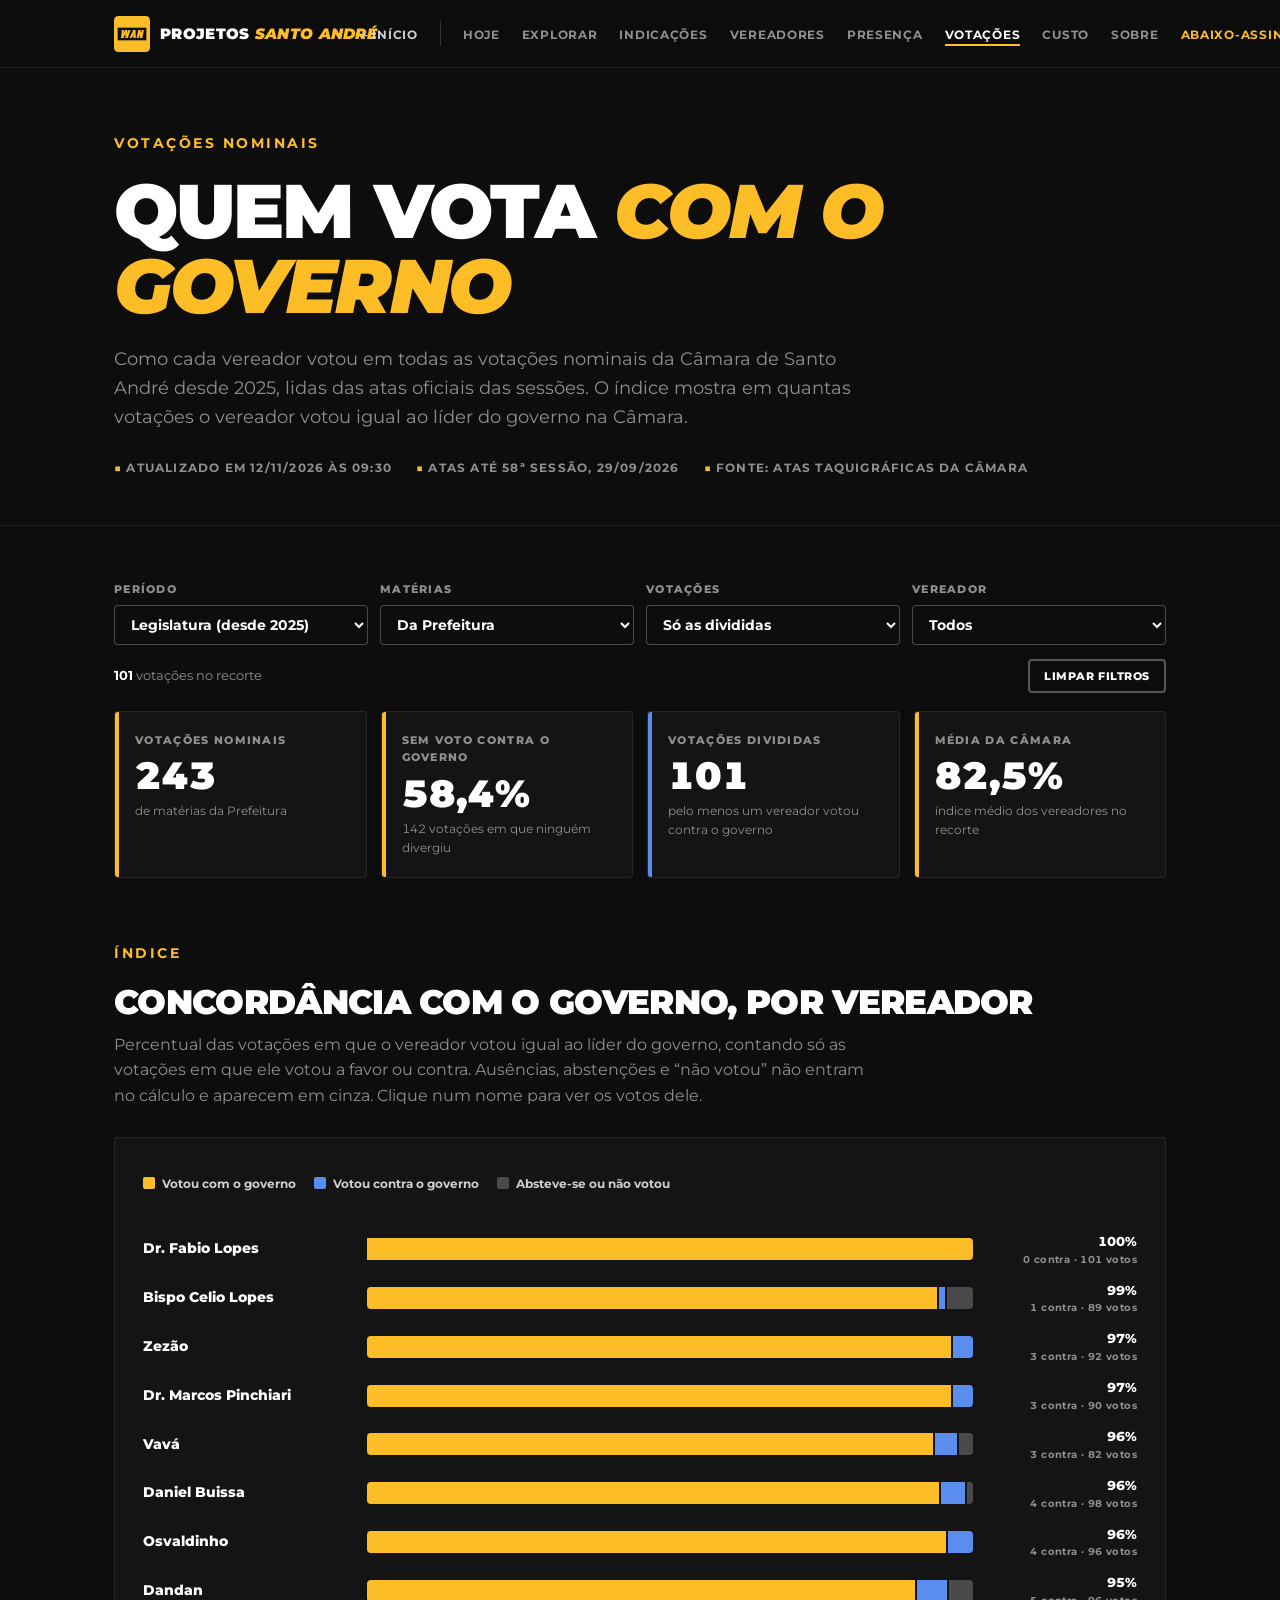
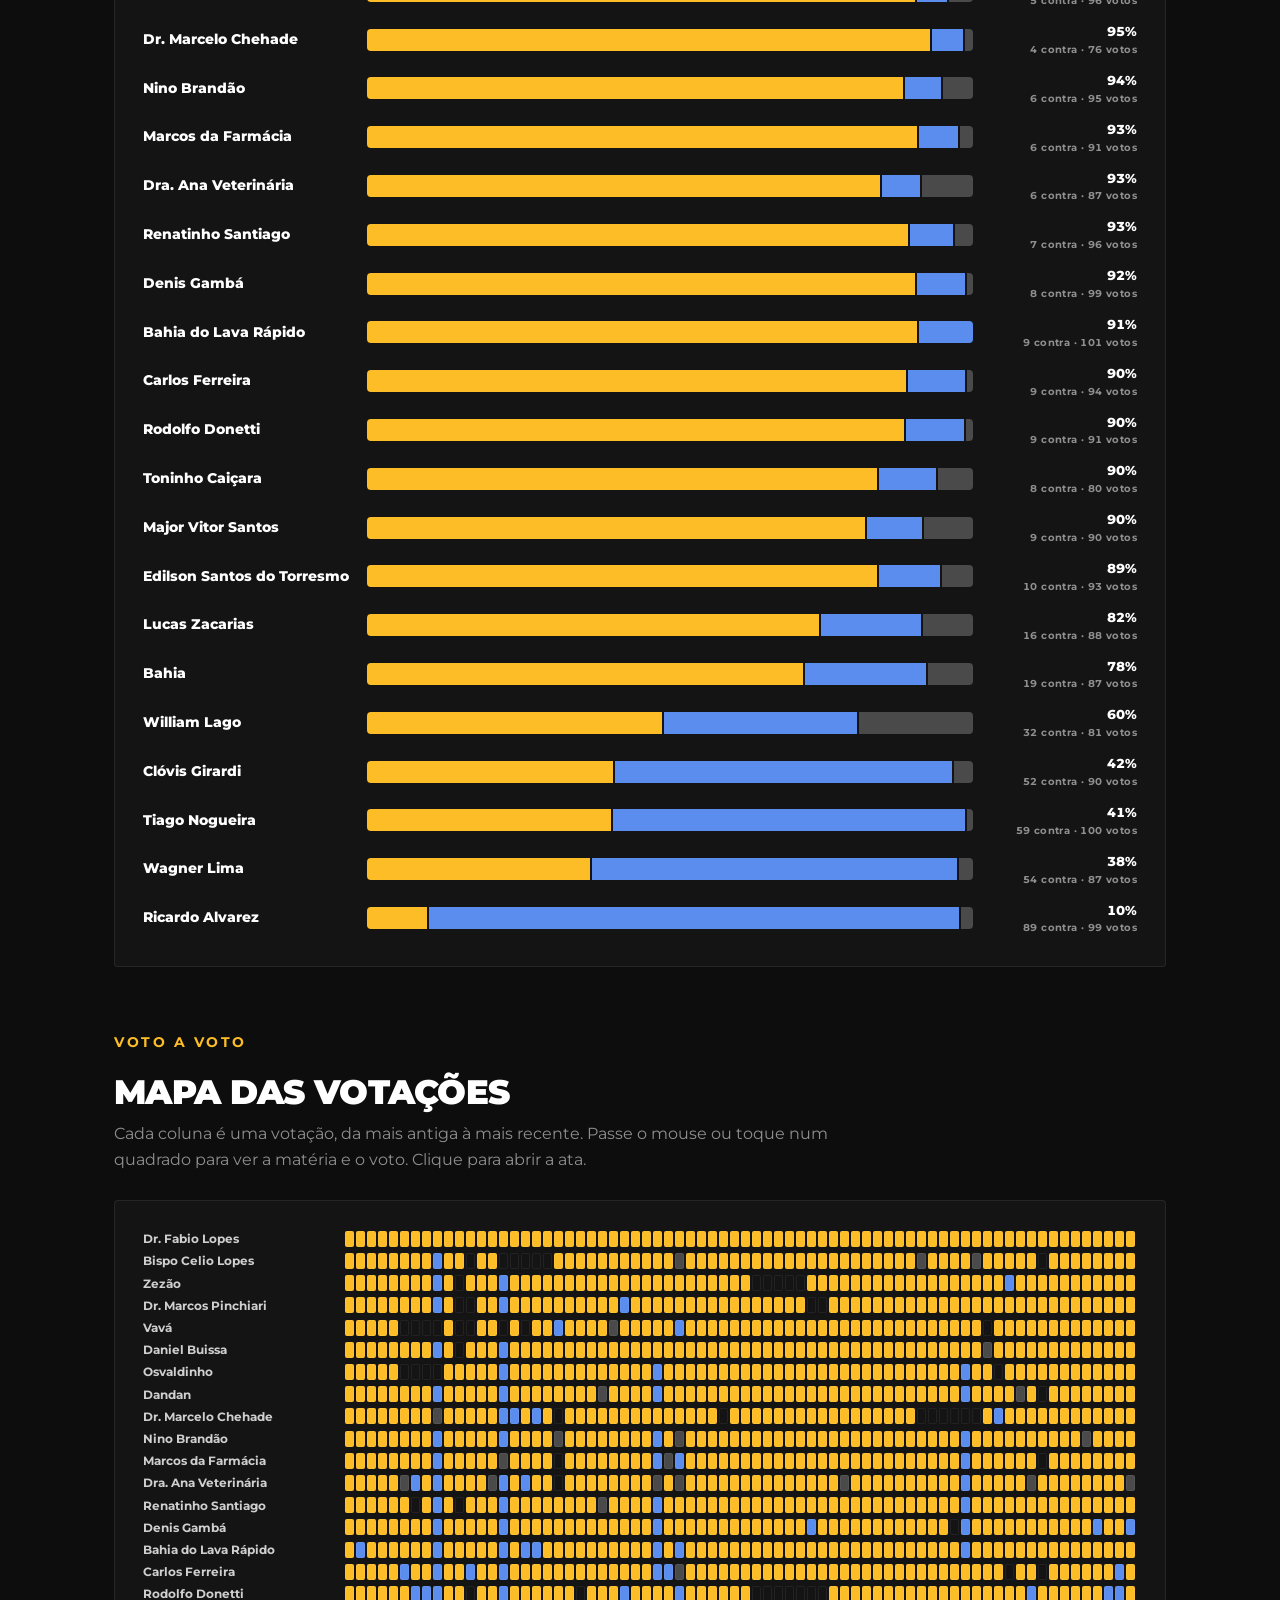
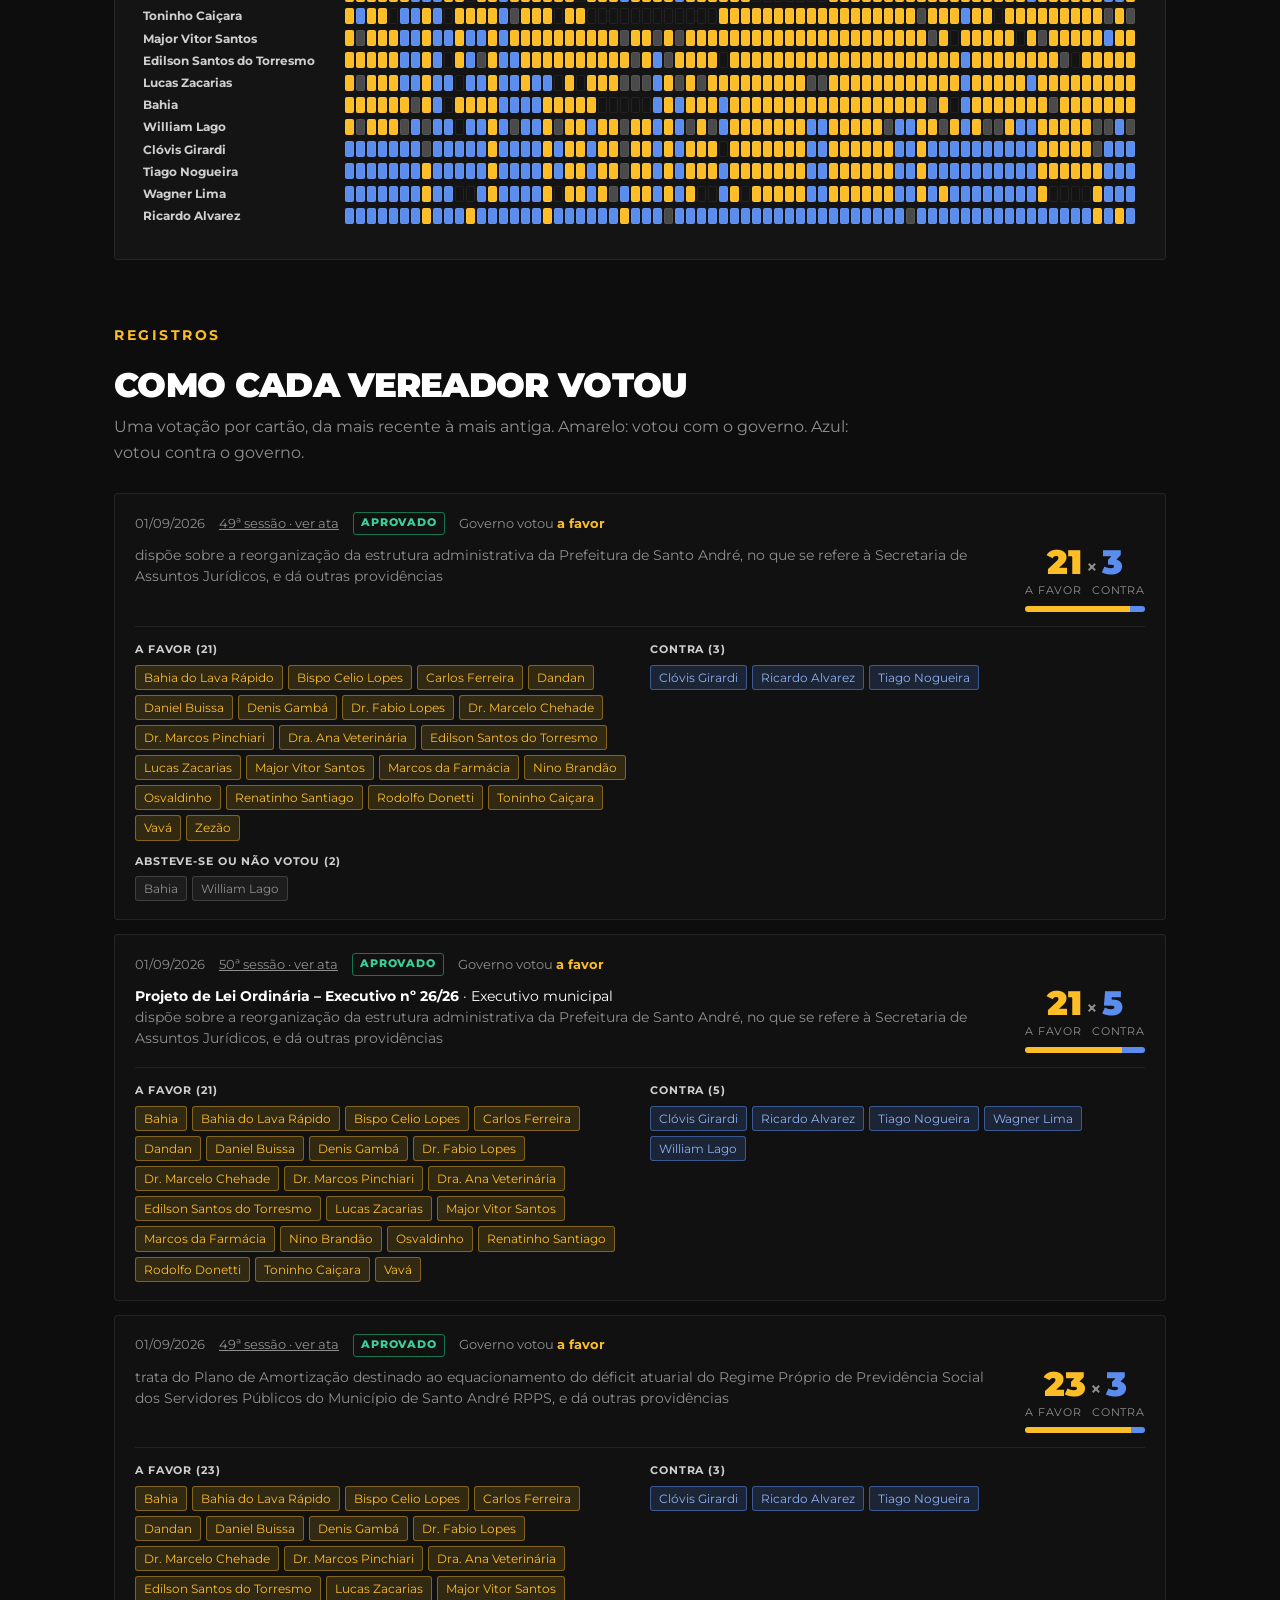
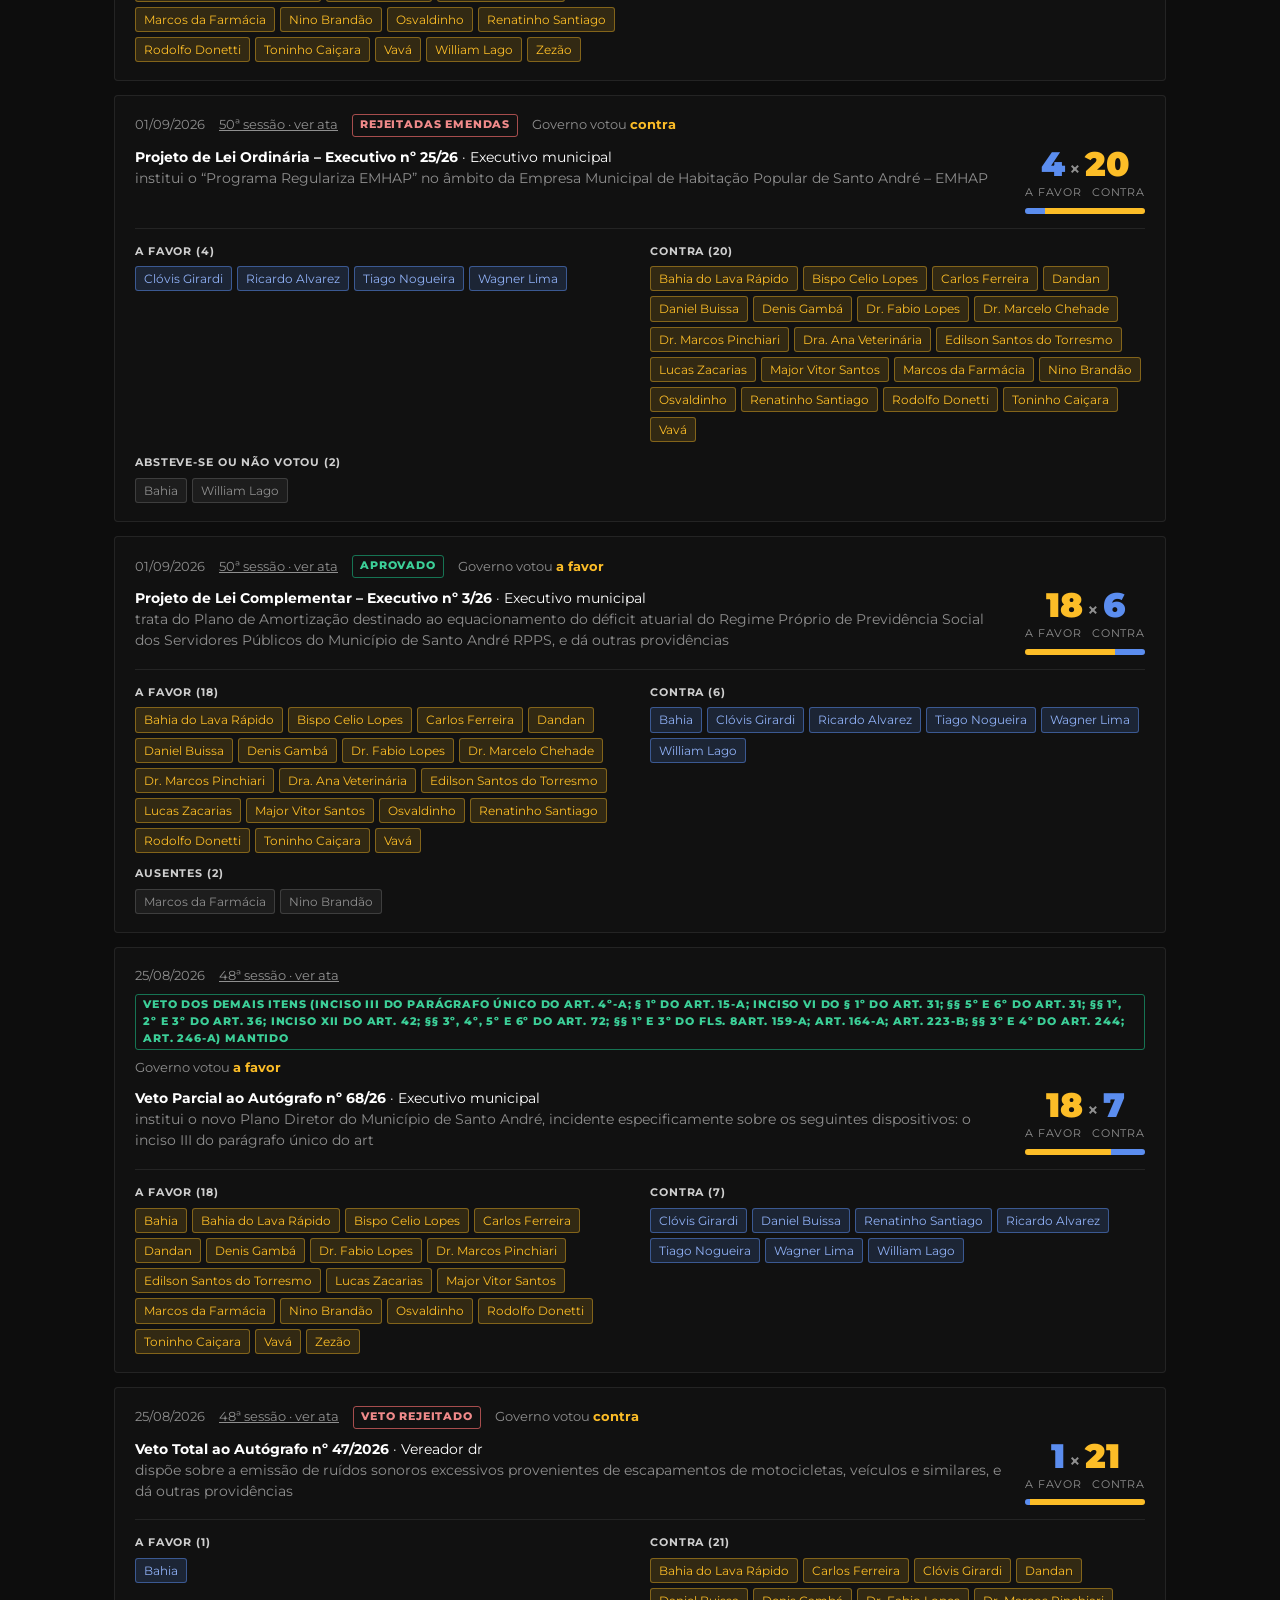
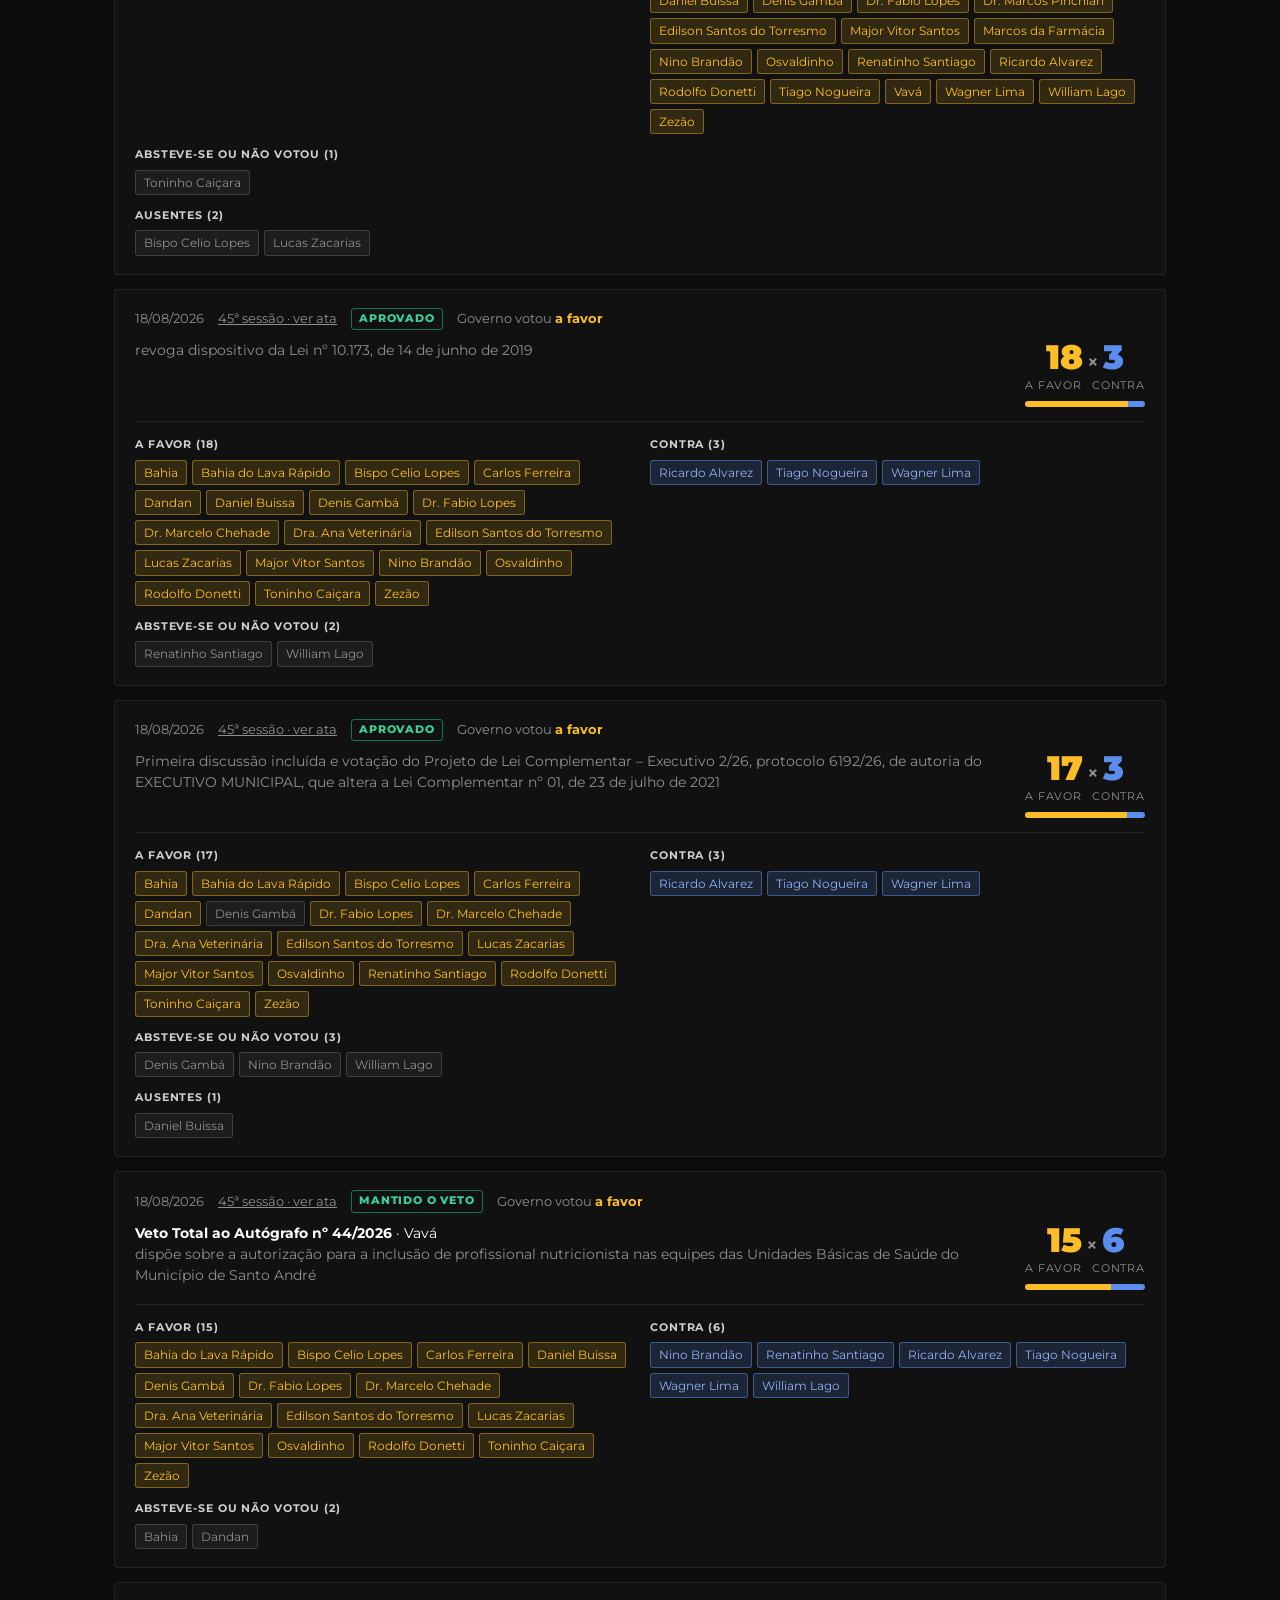
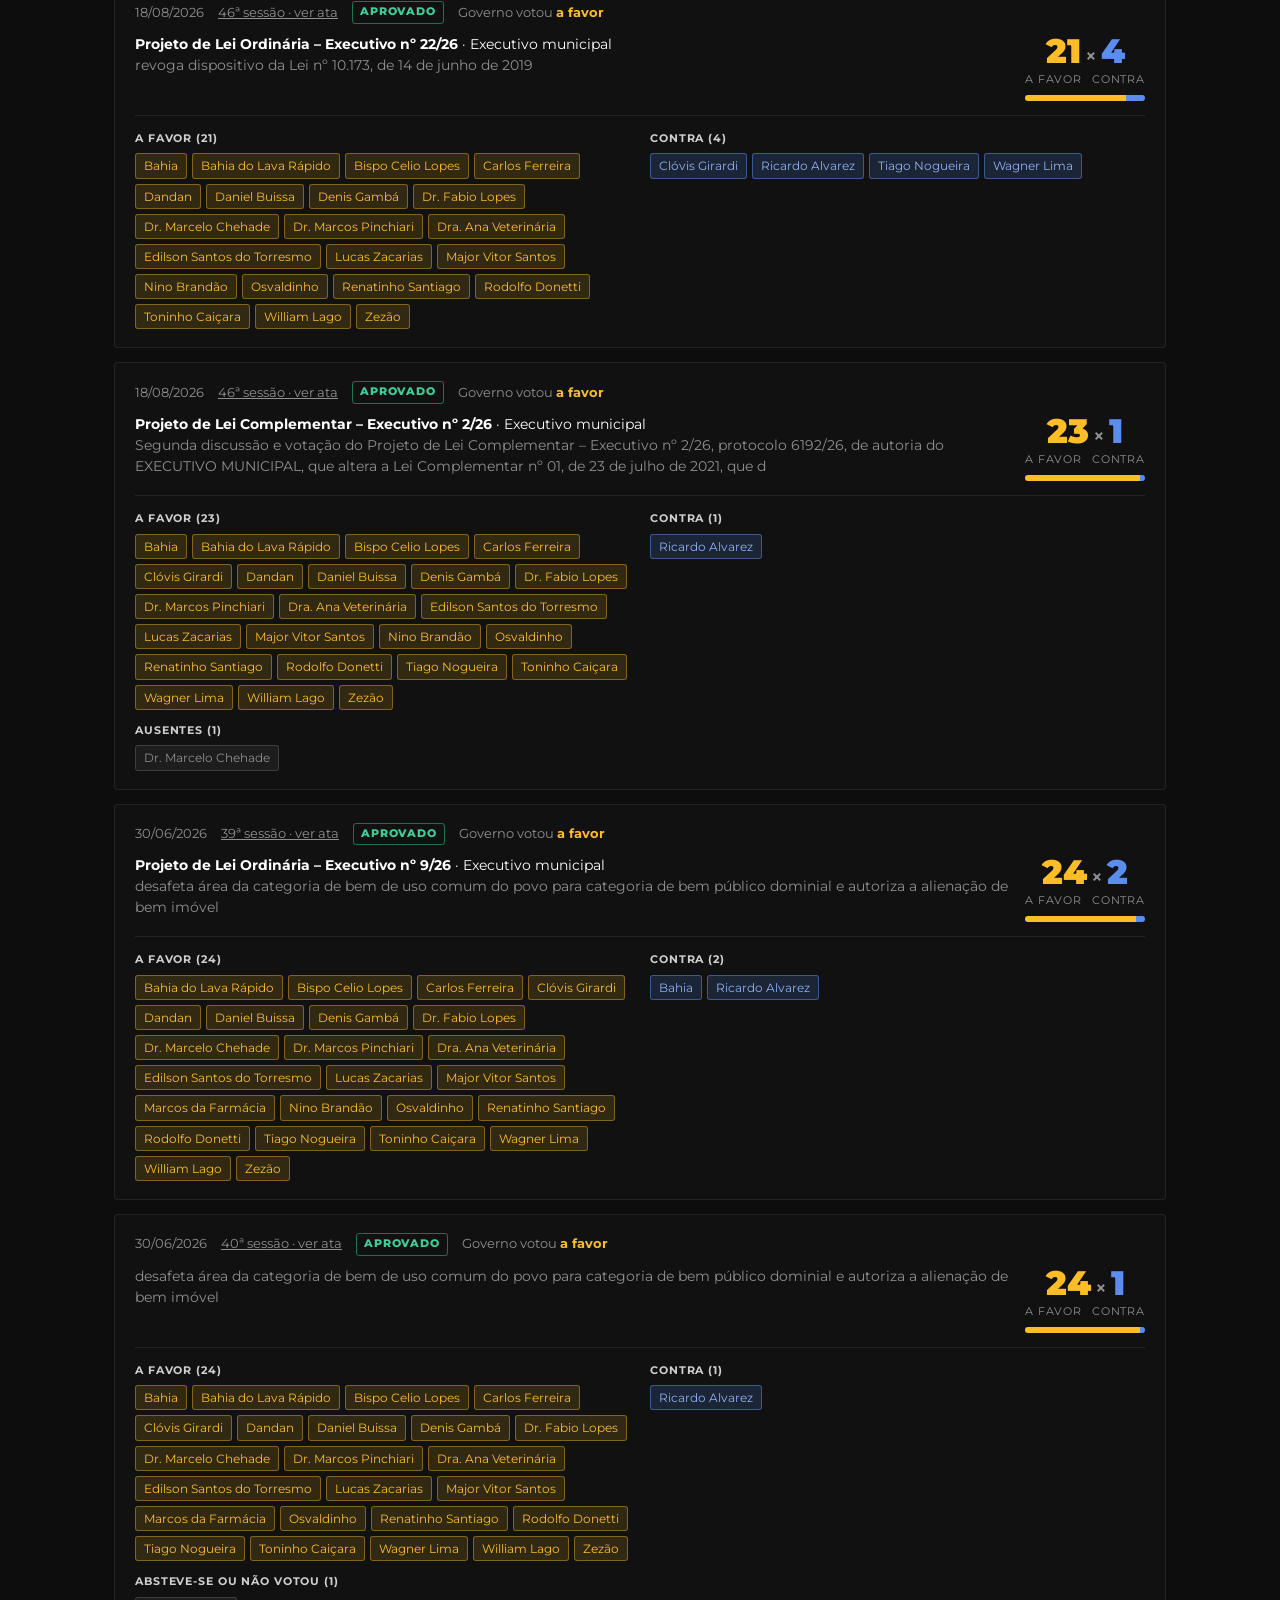
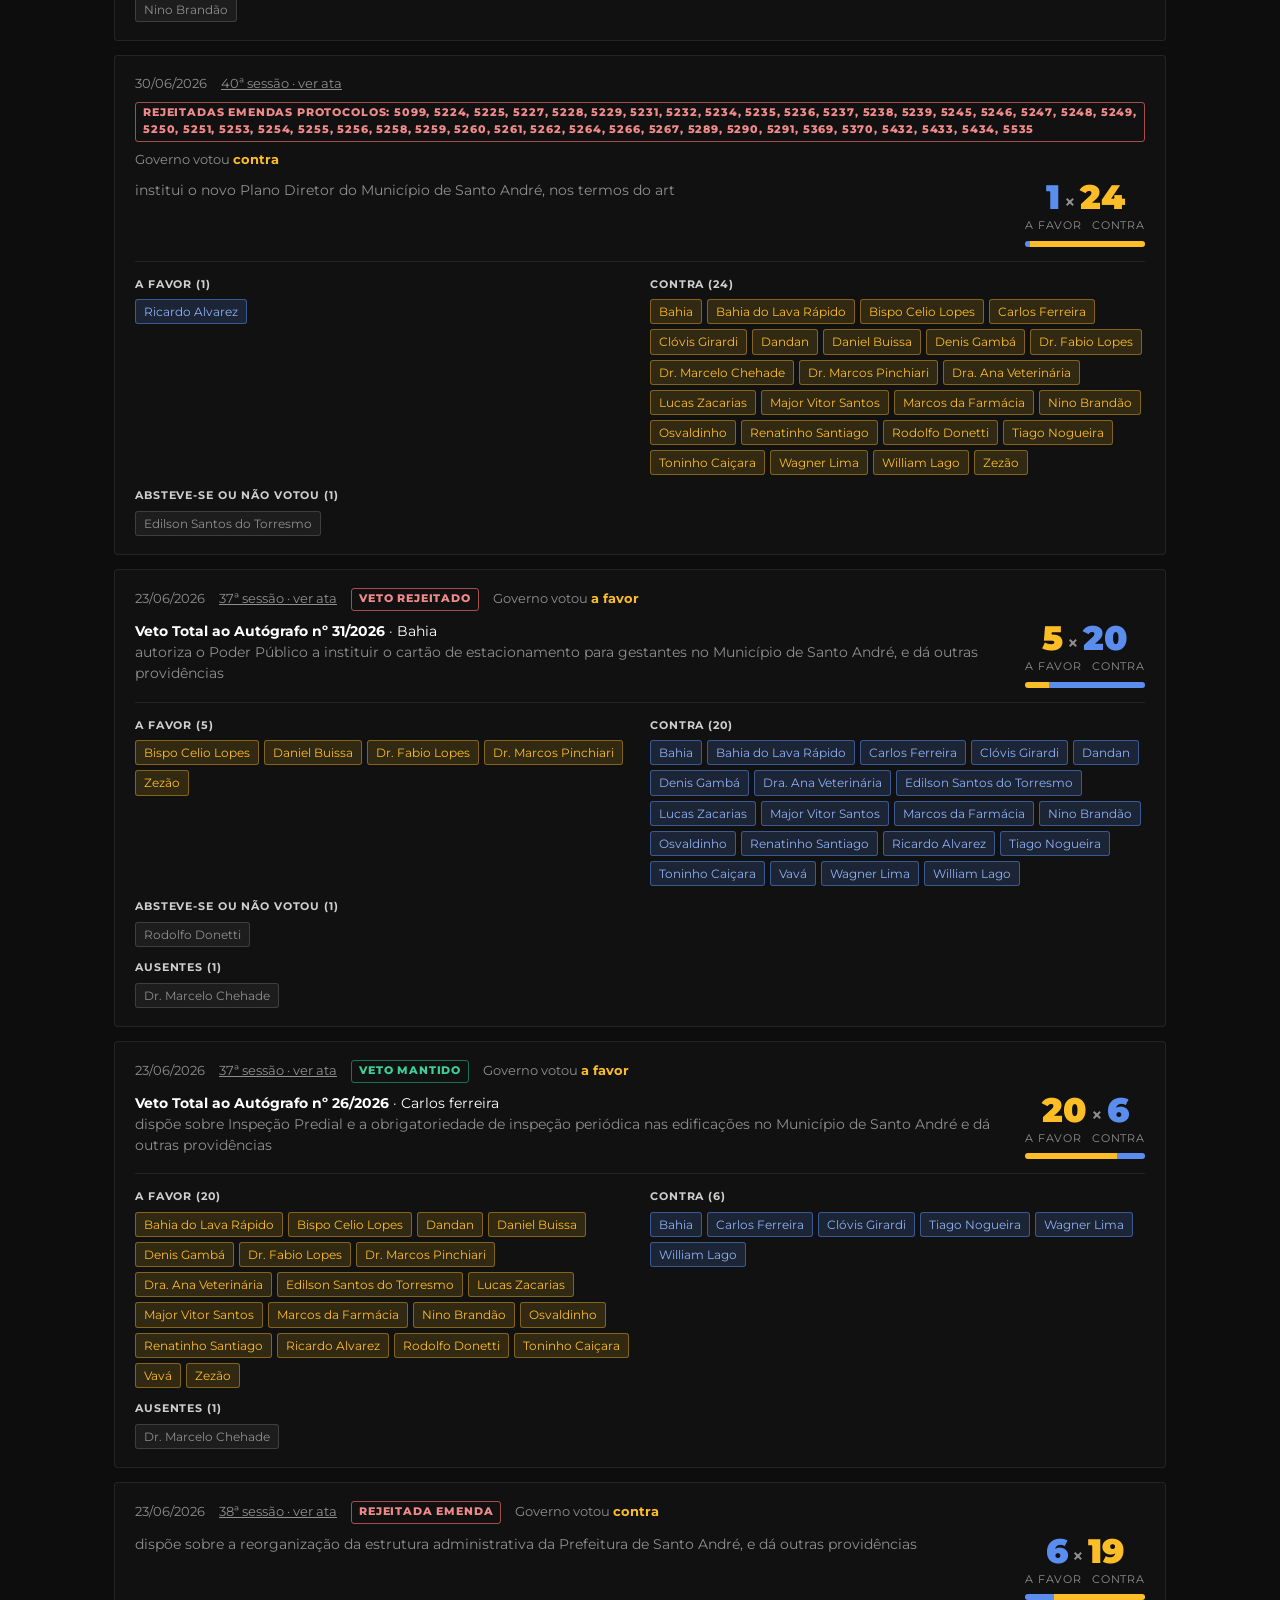
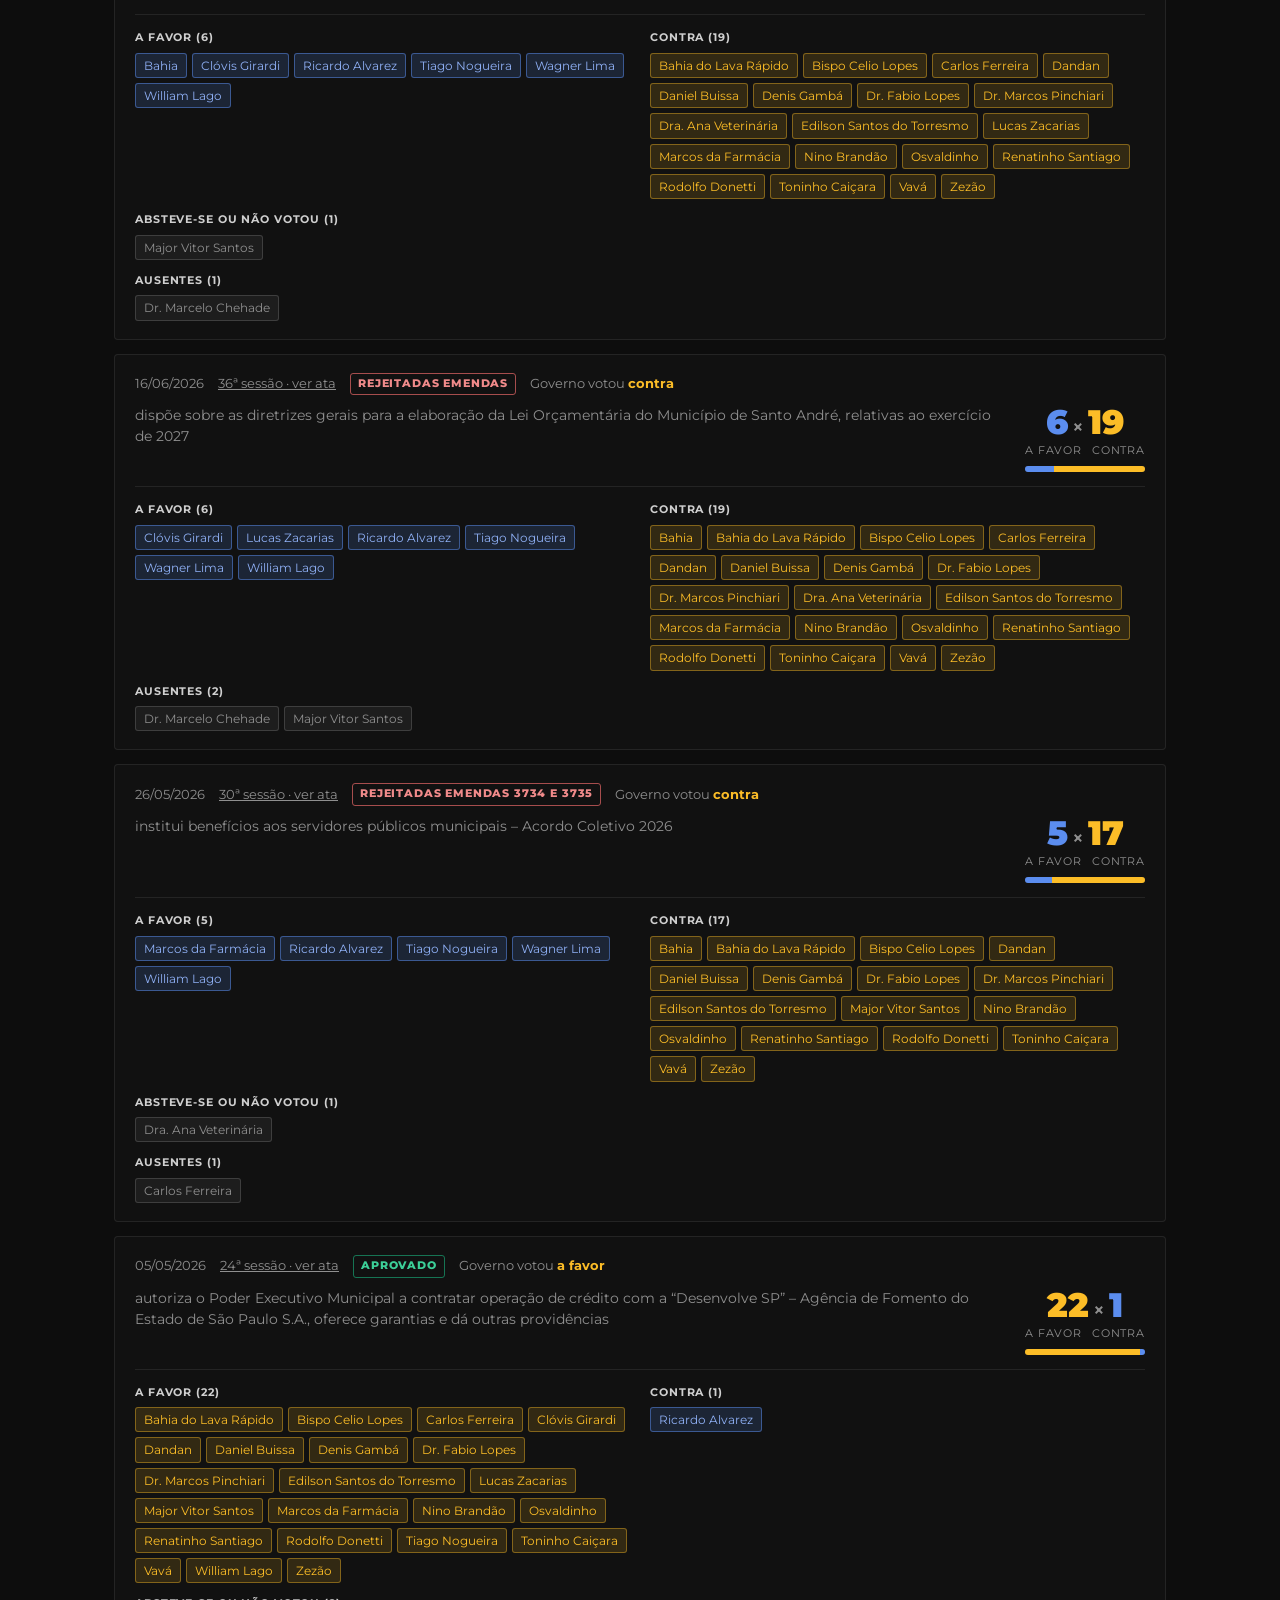
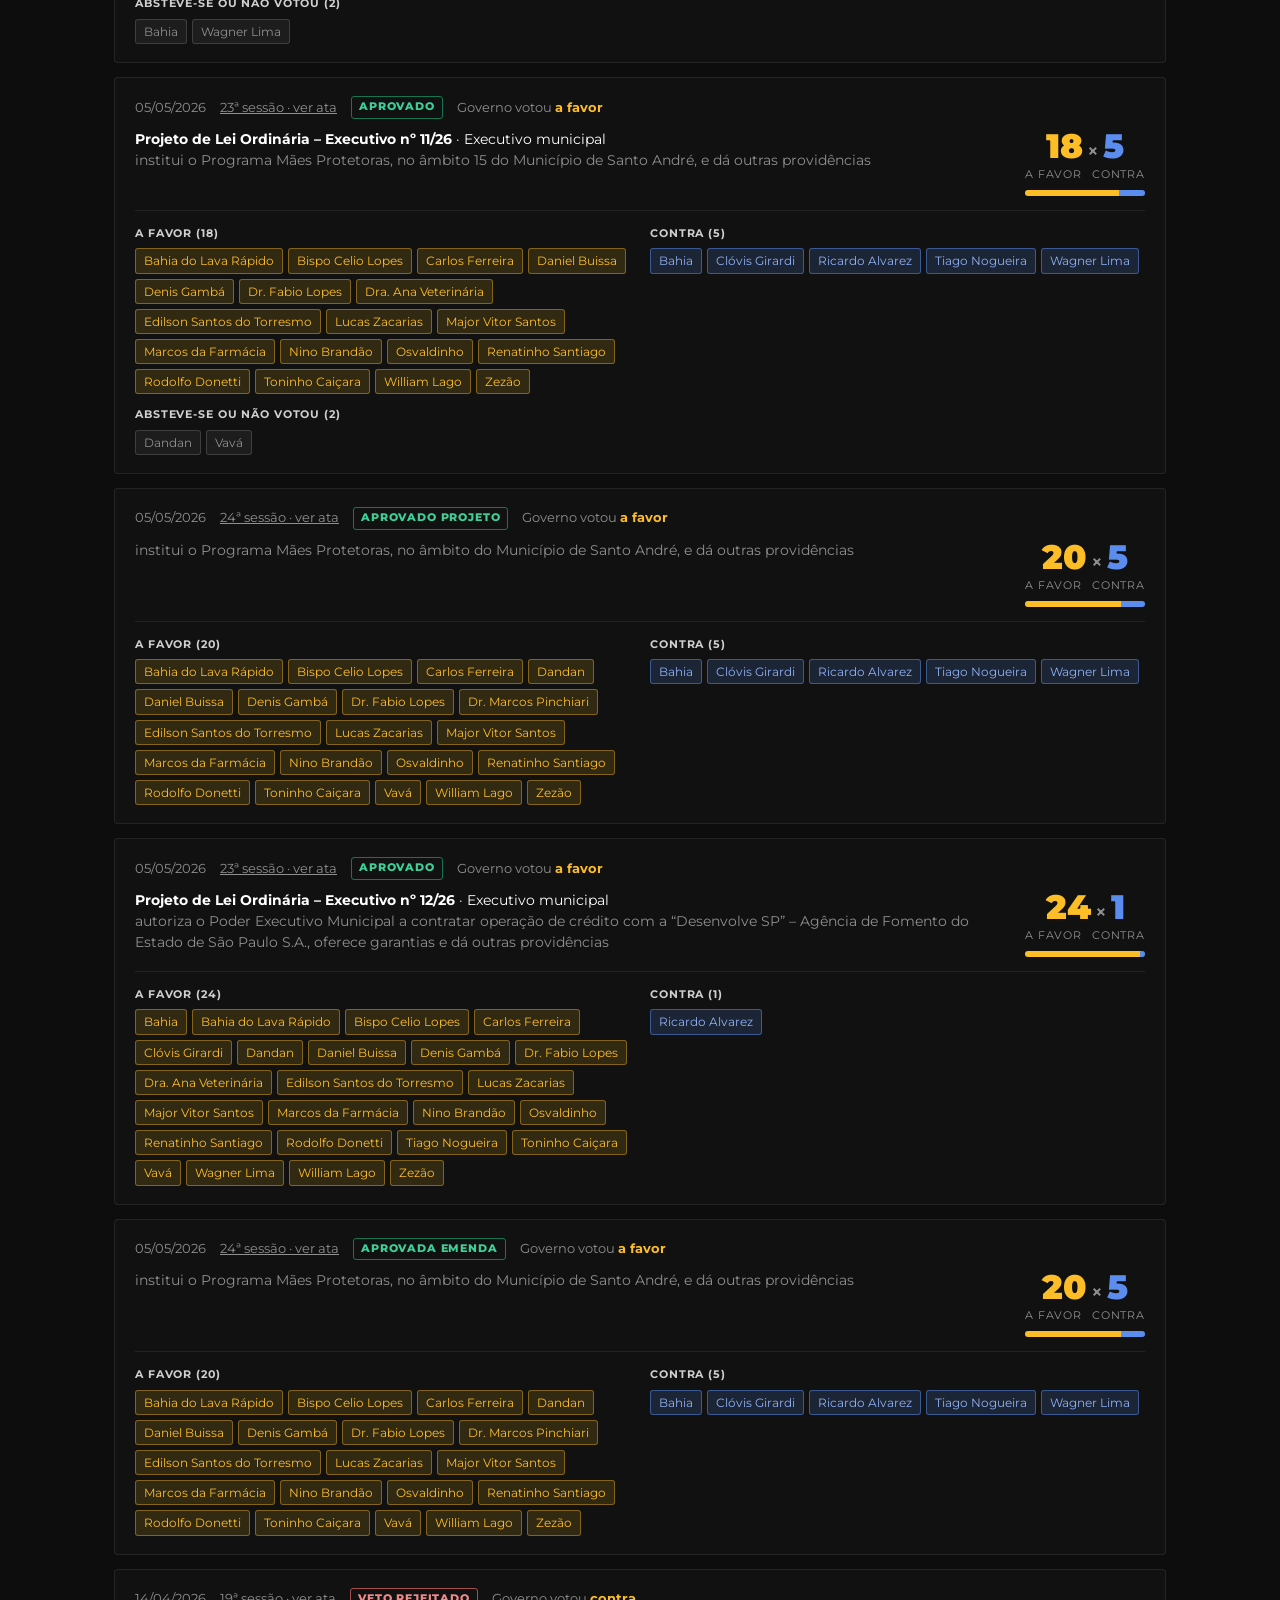
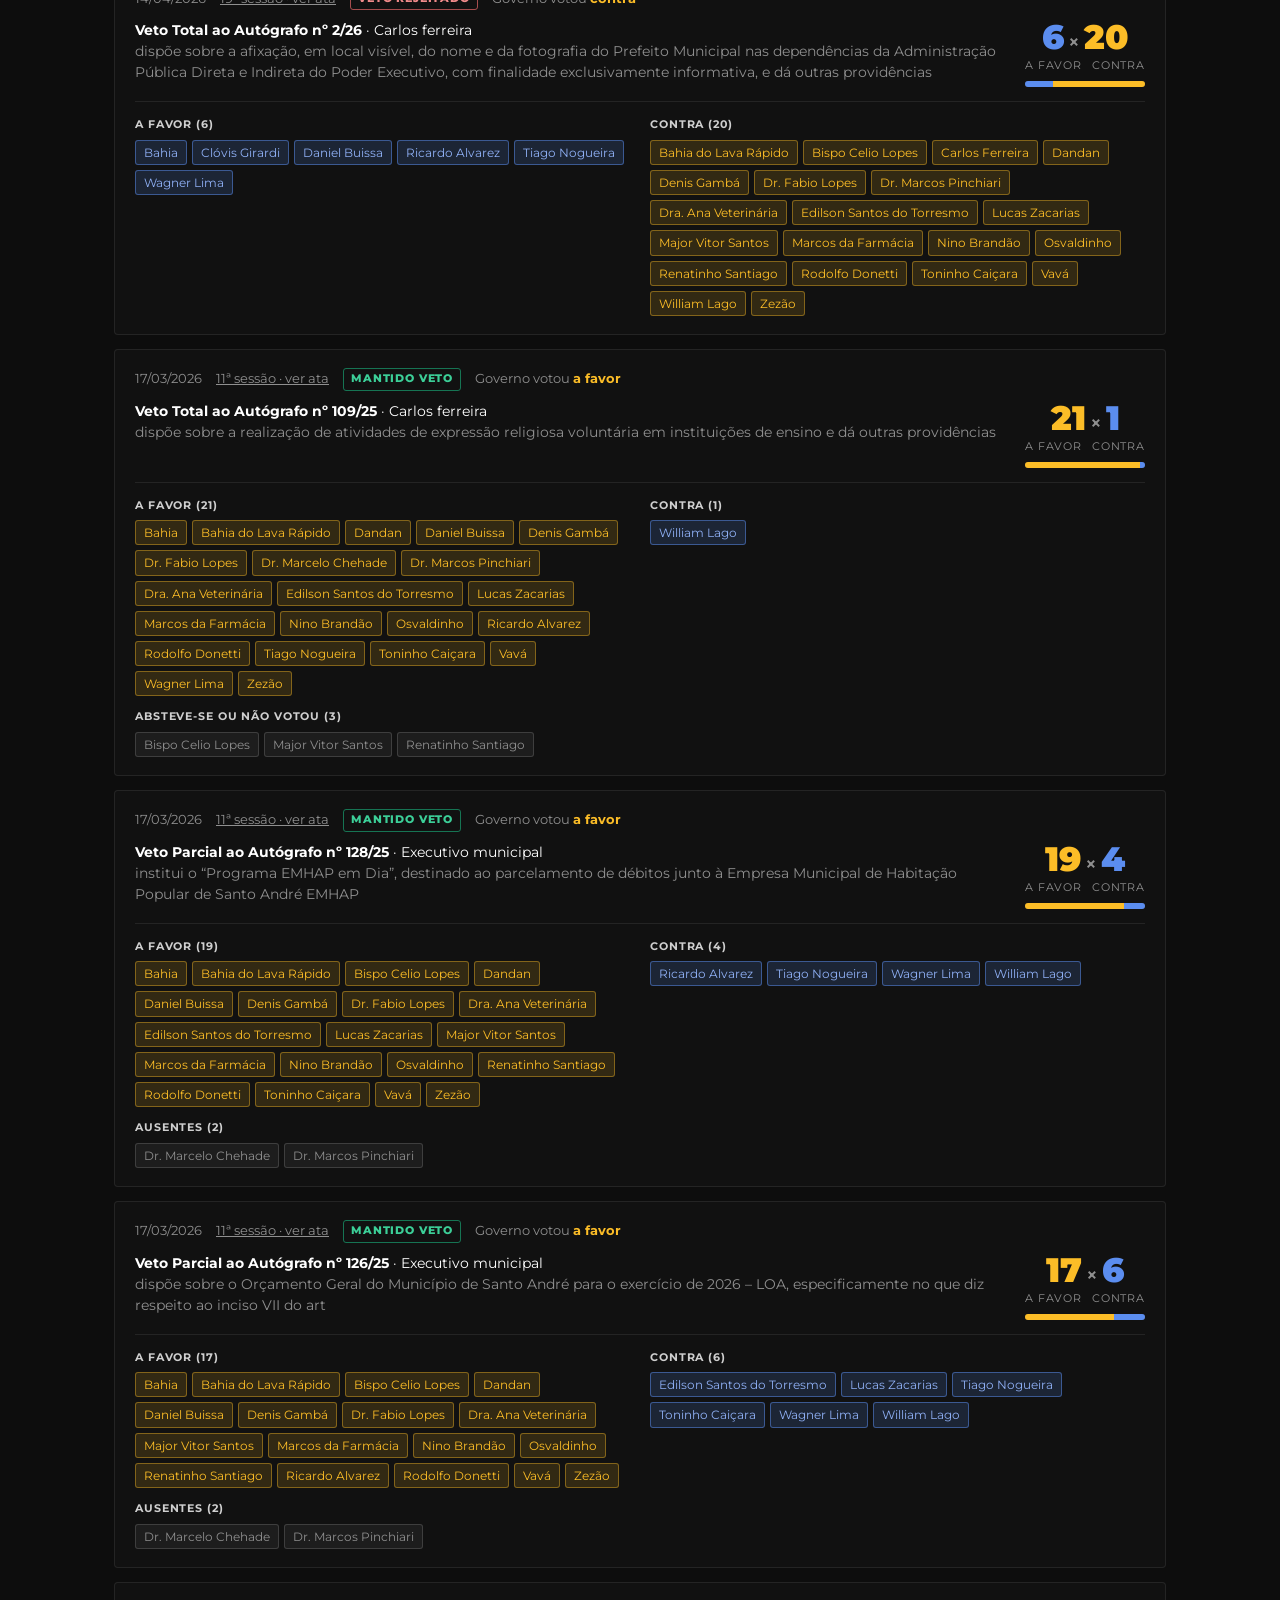
<file: docs/votacoes.html>
<!DOCTYPE html>
<html lang="pt-BR">
<head>
  <meta charset="UTF-8" />
  <meta name="viewport" content="width=device-width, initial-scale=1.0" />
  <title>Votações dos vereadores</title>
  <meta name="description" content="Índice de concordância com o governo: como cada vereador de Santo André vota nas votações nominais da Câmara, lidas das atas oficiais." />
  <link rel="icon" href="img/wan.svg" type="image/svg+xml" />
  <link rel="apple-touch-icon" href="img/wan_180.png" />
  <meta property="og:image" content="https://wellaraujo.com.br/projetos_santoandre/img/og.png" />
  <link rel="preconnect" href="https://fonts.googleapis.com" />
  <link rel="preconnect" href="https://fonts.gstatic.com" crossorigin />
  <link href="https://fonts.googleapis.com/css2?family=Montserrat:ital,wght@0,400;0,600;0,700;0,800;0,900;1,800;1,900&display=swap" rel="stylesheet" />
  <link rel="stylesheet" href="estilo.css?v=23" />
  <style>
    .vts { display: grid; gap: 14px; }
    .vt { border: 1px solid var(--border); border-radius: var(--radius); padding: 18px 20px; background: rgba(255,255,255,0.02); }
    .vt__topo { display: flex; flex-wrap: wrap; align-items: center; gap: 8px 14px; font-size: 12.5px; color: var(--text-muted); }
    .vt__topo a { color: inherit; }
    .vt__corpo { display: grid; grid-template-columns: 1fr auto; gap: 16px; margin-top: 10px; align-items: start; }
    .vt__materia { font-size: 14px; line-height: 1.5; }
    .vt__materia span { color: var(--text-muted); }
    .vt__placar { text-align: center; min-width: 120px; }
    .vt__num { font-size: 34px; font-weight: 900; line-height: 1; white-space: nowrap; }
    .vt__num small { font-size: 20px; color: var(--text-muted); font-weight: 600; margin: 0 4px; }
    .vt__num-rot { display: flex; justify-content: space-between; font-size: 10.5px; letter-spacing: .08em; text-transform: uppercase; color: var(--text-muted); margin-top: 4px; }
    .vt__barra { display: flex; height: 6px; border-radius: 3px; overflow: hidden; margin-top: 6px; background: #2a2a2a; }
    .vt__grupos { display: grid; grid-template-columns: 1fr 1fr; gap: 12px 20px; margin-top: 14px; padding-top: 14px; border-top: 1px solid var(--border); }
    .vt__grupo h4 { margin: 0 0 6px; font-size: 11px; letter-spacing: .08em; text-transform: uppercase; color: var(--text-2); }
    .vt__grupo--largo { grid-column: 1 / -1; }
    .vt__nomes { display: flex; flex-wrap: wrap; gap: 5px; }
    .vt__nome { font-size: 12px; padding: 2px 8px; border-radius: 3px; border: 1px solid transparent; white-space: nowrap; }
    .vt__nome--com { background: rgba(252,189,39,0.14); color: #FCBD27; border-color: rgba(252,189,39,0.4); }
    .vt__nome--contra { background: rgba(91,141,239,0.16); color: #8fb0f5; border-color: rgba(91,141,239,0.5); }
    .vt__nome--outro { background: rgba(255,255,255,0.05); color: var(--text-muted); border-color: rgba(255,255,255,0.15); }
    .vt__nome--eu { outline: 2px solid #fff; outline-offset: 1px; font-weight: 800; }
    .vt__nomes--poucos .vt__nome { font-size: 11.5px; }
    @media (max-width: 640px) {
      .vt { padding: 14px; }
      .vt__corpo { grid-template-columns: 1fr; }
      .vt__placar { text-align: left; max-width: 170px; }
      .vt__grupos { grid-template-columns: 1fr; }
    }
  </style>
</head>
<body>

  <nav class="nav">
    <div class="nav__inner container">
      <a href="./" class="marca"><img class="marca__logo" src="img/wan.svg" alt="WAN" width="36" height="36" /><span class="marca__texto">Projetos <em>Santo André</em></span></a>
      <ul class="nav__links">
        <li class="nav__voltar"><a href="/" title="Página inicial de wellaraujo.com.br">← Início</a></li>
        <li><a href="./">Hoje</a></li>
        <li><a href="explorar.html">Explorar</a></li>
        <li><a href="indicacoes.html">Indicações</a></li>
        <li><a href="vereadores.html">Vereadores</a></li>
        <li><a href="presenca.html">Presença</a></li>
        <li><a href="votacoes.html" aria-current="page">Votações</a></li>
        <li><a href="custo.html">Custo</a></li>
        <li><a href="sobre.html">Sobre</a></li>
        <li><a href="abaixo-assinado.html" class="nav__cta">Abaixo-assinado</a></li>
      </ul>
    </div>
  </nav>

  <header class="hero">
    <div class="container">
      <p class="section-label">Votações nominais</p>
      <h1 class="hero__title">Quem vota <em>com o governo</em></h1>
      <p class="hero__lede">Como cada vereador votou em todas as votações nominais da Câmara de Santo André desde 2025, lidas das atas oficiais das sessões. O índice mostra em quantas votações o vereador votou igual ao líder do governo na Câmara.</p>
      <div class="hero__meta"><span>Atualizado em <b data-atualizado-vot>—</b></span><span>Atas até <b data-ultima-ata>—</b></span><span>Fonte: atas taquigráficas da Câmara</span></div>
    </div>
  </header>

  <main>
    <section class="secao">
      <div class="container">
        <form class="filtros" id="filtros" onsubmit="return false">
          <label>Período<select id="periodo"></select></label>
          <label>Matérias<select id="materia">
            <option value="">Da Prefeitura</option>
            <option value="todas">Todas</option>
          </select></label>
          <label>Votações<select id="escopo">
            <option value="">Só as divididas</option>
            <option value="todas">Todas, com as unânimes</option>
          </select></label>
          <label>Vereador<select id="vereador"></select></label>
        </form>
        <div class="resumo-busca">
          <span id="contagem">Carregando…</span>
          <button type="button" class="btn btn--outline btn--sm" id="limpar">Limpar filtros</button>
        </div>
        <div class="kpis" id="kpis"></div>
      </div>
    </section>

    <section class="secao">
      <div class="container">
        <p class="section-label">Índice</p>
        <h2 class="secao__titulo">Concordância com o governo, por vereador</h2>
        <p class="secao__intro">Percentual das votações em que o vereador votou igual ao líder do governo, contando só as votações em que ele votou a favor ou contra. Ausências, abstenções e “não votou” não entram no cálculo e aparecem em cinza. Clique num nome para ver os votos dele.</p>
        <div class="cartao">
          <div class="legenda" id="legenda"></div>
          <div class="ranking" id="ranking"></div>
        </div>
      </div>
    </section>

    <section class="secao">
      <div class="container">
        <p class="section-label">Voto a voto</p>
        <h2 class="secao__titulo">Mapa das votações</h2>
        <p class="secao__intro">Cada coluna é uma votação, da mais antiga à mais recente. Passe o mouse ou toque num quadrado para ver a matéria e o voto. Clique para abrir a ata.</p>
        <div class="cartao"><div class="mapa-wrap" id="mapa"></div></div>
      </div>
    </section>

    <section class="secao">
      <div class="container">
        <p class="section-label">Registros</p>
        <h2 class="secao__titulo" id="titulo-tabela">Votações</h2>
        <p class="secao__intro">Uma votação por cartão, da mais recente à mais antiga. Amarelo: votou com o governo. Azul: votou contra o governo.</p>
        <div class="vts" id="tabela"></div>
        <div style="text-align:center;margin-top:20px"><button type="button" class="btn btn--outline btn--sm" id="mais" hidden>Mostrar mais votações</button></div>
      </div>
    </section>

    <section class="secao">
      <div class="container">
        <p class="section-label">Método</p>
        <h2 class="secao__titulo">Como o índice é calculado</h2>
        <div class="regras">
          <div class="cartao">
            <p class="section-label">De onde vêm os votos</p>
            <p>O portal Câmara sem Papel não publica o voto de cada vereador. Os votos nominais estão nas <strong>atas taquigráficas</strong> das sessões ordinárias, que a Câmara publica em PDF algumas semanas depois de cada sessão. O site lê todas as atas desde fevereiro de 2025 e extrai, de cada votação, quem votou a favor, contra, se absteve ou não votou.</p>
            <p class="kpi__sub"><a href="http://www6.cmsandre.sp.gov.br:9002/atas-taquigraficas/?categoria=ORDINARIA" target="_blank" rel="noopener">Portal de Publicações da Câmara – Atas Taquigráficas</a></p>
          </div>
          <div class="cartao">
            <p class="section-label">Qual é a posição do governo</p>
            <p>A posição do governo em cada votação é o voto do <strong>líder do governo na Câmara</strong>, <span data-lider>—</span>. Em projetos do Executivo, votar a favor costuma ser votar com o governo; em vetos, votar pela manutenção do veto. Votações em que o líder não votou ficam fora do índice. Votações simbólicas, sem registro nominal na ata, também não entram.</p>
          </div>
          <div class="cartao">
            <p class="section-label">Limites</p>
            <p>Concordar com o governo não é bom nem ruim por si: projeto bom deve ser aprovado. O índice mostra o padrão de voto, não a qualidade dele. Em algumas atas o placar anunciado não bate com a lista de nomes (normalmente falta um nome). O site usa a lista de nomes. Quando uma votação unânime vem sem nomes, conta a favor quem votou nas outras votações da mesma sessão, menos os ausentes.</p>
          </div>
        </div>
      </div>
    </section>
  </main>

  <footer class="footer">
    <div class="container footer__inner">
      <a href="./" class="marca"><img class="marca__logo" src="img/wan.svg" alt="WAN" width="36" height="36" /></a>
      <nav class="footer__links">
        <a href="/">← wellaraujo.com.br</a>
        <a href="./">Hoje</a>
        <a href="explorar.html">Explorar</a>
        <a href="indicacoes.html">Indicações</a>
        <a href="vereadores.html">Vereadores</a>
        <a href="presenca.html">Presença</a>
        <a href="votacoes.html">Votações</a>
        <a href="custo.html">Custo</a>
        <a href="sobre.html">Sobre</a>
        <a href="abaixo-assinado.html">Abaixo-assinado</a>
        <a href="privacidade.html">Privacidade</a>
      </nav>
      <p class="footer__info">Fonte: atas taquigráficas e portal Câmara sem Papel, da Câmara Municipal de Santo André. Consulte sempre o texto oficial.</p>
    </div>
    <p class="footer__credito container">Desenvolvido por: <strong>Wellington Araujo Nogueira</strong> · <a href="mailto:wellingtonaraujonogueira@outlook.com">wellingtonaraujonogueira@outlook.com</a> · LinkedIn: <a href="https://www.linkedin.com/in/wellingtonaraujonogueira/" target="_blank" rel="noopener">linkedin.com/in/wellingtonaraujonogueira</a></p>
  </footer>

  <script src="app.js?v=3"></script>
  <script>
  (function () {
    var A = window.APP;
    var COR = { com: '#FCBD27', contra: '#5b8def', outro: '#4a4a4a' };
    var ATA = 'http://www6.cmsandre.sp.gov.br:9002/atas-taquigraficas/';
    var CAMPOS = ['periodo', 'materia', 'escopo', 'vereador'];
    var el = {};
    CAMPOS.forEach(function (c) { el[c] = document.getElementById(c); });

    function capital(s) { s = String(s || '').toLowerCase(); return s.charAt(0).toUpperCase() + s.slice(1); }
    function pct(n) { return n.toFixed(1).replace('.', ',') + '%'; }

    fetch('dados/votacoes.json', { cache: 'no-cache' }).then(function (r) { return r.json(); }).then(function (D) {
      document.querySelector('[data-atualizado-vot]').textContent = A.dataHora(D.atualizado_em);
      document.querySelector('[data-lider]').textContent = D.lider;
      var V = [];
      D.atas.forEach(function (a) {
        // Plenário da sessão: quem votou em alguma votação da ata. Quem não aparece numa votação estava ausente.
        var pl = {};
        a.votacoes.forEach(function (v) { ['fav', 'contra', 'abst', 'nao_votou'].forEach(function (k) { v[k].forEach(function (n) { pl[n] = 1; }); }); });
        a.plenario = Object.keys(pl);
        a.votacoes.forEach(function (v, i) {
          v.ata = a; v.n = i;
          v.dividida = v.fav.length > 0 && v.contra.length > 0;
          v.voto = {};
          ['fav', 'contra', 'abst', 'nao_votou'].forEach(function (k) { v[k].forEach(function (n) { v.voto[n] = k; }); });
          V.push(v);
        });
      });
      var ultima = D.atas[D.atas.length - 1];
      document.querySelector('[data-ultima-ata]').textContent = ultima ? ultima.sessao + 'ª sessão, ' + A.data(ultima.data) : '—';

      var anos = Object.keys(D.atas.reduce(function (o, a) { o[a.data.slice(0, 4)] = 1; return o; }, {})).sort();
      el.periodo.innerHTML = '<option value="">Legislatura (desde 2025)</option>' + anos.map(function (a) { return '<option value="' + a + '">' + a + '</option>'; }).join('');
      var cont = {};
      V.forEach(function (v) { Object.keys(v.voto).forEach(function (n) { cont[n] = (cont[n] || 0) + 1; }); });
      el.vereador.innerHTML = '<option value="">Todos</option>' + Object.keys(cont).sort(function (a, b) { return a.localeCompare(b); })
        .map(function (n) { return '<option>' + A.esc(n) + '</option>'; }).join('');
      document.getElementById('legenda').innerHTML = '<div class="legenda">' +
        '<span><i style="background:' + COR.com + '"></i>Votou com o governo</span>' +
        '<span><i style="background:' + COR.contra + '"></i>Votou contra o governo</span>' +
        '<span><i style="background:' + COR.outro + '"></i>Absteve-se ou não votou</span></div>';

      var url = new URLSearchParams(location.search);
      CAMPOS.forEach(function (c) { if (url.get(c)) el[c].value = url.get(c); });

      function rotuloVoto(v, n) {
        var k = v.voto[n];
        if (!k) return 'Ausente';
        if (k === 'abst') return 'Absteve-se';
        if (k === 'nao_votou') return 'Não votou';
        return (k === 'fav' ? 'A favor' : 'Contra') + (v.governo ? (k === v.governo ? ' (com o governo)' : ' (contra o governo)') : '');
      }
      function corVoto(v, n) {
        var k = v.voto[n];
        if (!k) return 'transparent';
        if (k === 'abst' || k === 'nao_votou' || !v.governo) return COR.outro;
        return k === v.governo ? COR.com : COR.contra;
      }
      function materia(v) {
        return (v.projeto ? '<strong>' + A.esc(v.projeto) + '</strong>' + (v.autor ? ' · ' + A.esc(capital(v.autor)) : '') + '<br>' : '') +
          '<span style="color:var(--text-muted)">' + A.esc(v.ementa) + '</span>';
      }

      function aplicar() {
        var ano = el.periodo.value, ver = el.vereador.value;
        var lista = V.filter(function (v) {
          return v.governo && (!ano || v.ata.data.slice(0, 4) === ano) &&
            (el.materia.value === 'todas' || v.prefeitura) && (el.escopo.value === 'todas' || v.dividida);
        });
        var u = new URLSearchParams();
        CAMPOS.forEach(function (c) { if (el[c].value) u.set(c, el[c].value); });
        history.replaceState(null, '', location.pathname + (u.toString() ? '?' + u : ''));

        // Índice por vereador.
        var por = {};
        lista.forEach(function (v) {
          Object.keys(v.voto).forEach(function (n) {
            var r = por[n] = por[n] || { nome: n, com: 0, contra: 0, outro: 0 };
            var k = v.voto[n];
            if (k === v.governo) r.com++;
            else if (k === 'fav' || k === 'contra') r.contra++;
            else r.outro++;
          });
        });
        var rk = Object.keys(por).map(function (k) { var r = por[k]; r.validos = r.com + r.contra; r.indice = r.validos ? 100 * r.com / r.validos : 0; return r; })
          .filter(function (r) { return r.validos >= Math.min(10, Math.ceil(lista.length / 4)); });
        rk.sort(function (a, b) { return (b.indice - a.indice) || (a.contra - b.contra) || a.nome.localeCompare(b.nome); });

        // Destaques.
        var semContra = V.filter(function (v) {
          return v.governo && (!ano || v.ata.data.slice(0, 4) === ano) && (el.materia.value === 'todas' || v.prefeitura);
        });
        var unanimes = semContra.filter(function (v) { return !v[v.governo === 'fav' ? 'contra' : 'fav'].length; }).length;
        var media = rk.length ? rk.reduce(function (s, r) { return s + r.indice; }, 0) / rk.length : 0;
        var alvo = ver ? por[ver] : null;
        document.getElementById('contagem').innerHTML = '<strong>' + lista.length + '</strong> votações no recorte' + (ver ? ' · ' + A.esc(ver) : '');
        var kpis = [
          ['Votações nominais', semContra.length, el.materia.value === 'todas' ? 'com posição do governo' : 'de matérias da Prefeitura', 'var(--yellow)'],
          ['Sem voto contra o governo', semContra.length ? pct(100 * unanimes / semContra.length) : '—', A.int(unanimes) + ' votações em que ninguém divergiu', COR.com],
          ['Votações divididas', semContra.length - unanimes, 'pelo menos um vereador votou contra o governo', COR.contra]
        ];
        if (alvo) kpis.push(['Índice de ' + ver, alvo.validos ? pct(alvo.indice) : '—', alvo.com + ' com o governo · ' + alvo.contra + ' contra', COR.com]);
        else kpis.push(['Média da Câmara', pct(media), 'índice médio dos vereadores no recorte', COR.com]);
        document.getElementById('kpis').innerHTML = kpis.map(function (k) {
          return '<div class="kpi" style="--kpi-cor:' + k[3] + '"><div class="kpi__rotulo">' + A.esc(k[0]) + '</div><div class="kpi__valor">' + (typeof k[1] === 'number' ? A.int(k[1]) : k[1]) + '</div><div class="kpi__sub">' + k[2] + '</div></div>';
        }).join('');

        document.getElementById('ranking').innerHTML = rk.map(function (r) {
          var tot = r.com + r.contra + r.outro;
          var segs = [['com', 'Com o governo'], ['contra', 'Contra o governo'], ['outro', 'Absteve-se ou não votou']].filter(function (k) { return r[k[0]]; }).map(function (k) {
            return '<i style="width:' + (r[k[0]] / tot * 100) + '%;background:' + COR[k[0]] + '" data-dica="<b>' + A.esc(r.nome) + '</b><br>' + k[1] + ': ' + r[k[0]] + ' de ' + tot + '"></i>';
          }).join('');
          return '<a class="rk rk--res rk--pres' + (ver && ver !== r.nome ? ' rk--apagado' : '') + '" href="?' + new URLSearchParams(Object.assign(Object.fromEntries(u), { vereador: r.nome })) + '">' +
            '<span class="rk__nome">' + A.esc(r.nome) + '</span><span class="rk__barra">' + segs + '</span>' +
            '<span class="rk__total">' + r.indice.toFixed(0) + '%<small>' + r.contra + ' contra · ' + r.validos + ' votos</small></span></a>';
        }).join('') || '<p class="vazio">Nenhuma votação no recorte.</p>';

        // Mapa vereador × votação.
        var linhas = ver ? [ver] : rk.map(function (r) { return r.nome; });
        document.getElementById('mapa').innerHTML = lista.length ? '<div class="mapa" style="--n:' + lista.length + '">' + linhas.map(function (n) {
          return '<div class="mapa__nome">' + A.esc(n) + '</div><div class="mapa__linha">' + lista.map(function (v) {
            var dica = '<b>' + A.esc(n) + ': ' + rotuloVoto(v, n) + '</b><br>' + A.data(v.ata.data) + ' · ' + v.ata.sessao + 'ª sessão<br>' +
              A.esc(v.projeto || '') + ' · ' + A.esc(capital(v.resultado)) + '<br>' + A.esc(v.ementa.slice(0, 140));
            return '<a class="mapa__c" href="' + ATA + v.ata.id + '" target="_blank" rel="noopener" style="background:' + corVoto(v, n) + '" data-dica="' + dica.replace(/"/g, '&quot;') + '"></a>';
          }).join('') + '</div>';
        }).join('') + '</div>' : '<p class="vazio">Nenhuma votação no recorte.</p>';

        // Cartões, um por votação.
        ordenadas = lista.slice().sort(function (a, b) { return b.ata.data.localeCompare(a.ata.data) || b.n - a.n; });
        document.getElementById('titulo-tabela').textContent = ver ? 'Votos de ' + ver : 'Como cada vereador votou';
        mostradas = POR_PAGINA;
        cartoes();
      }

      var ordenadas = [], mostradas = 0, POR_PAGINA = 30;
      function nomes(v, lista, ver) {
        if (!lista.length) return '<span style="color:var(--text-muted);font-size:12px">ninguém</span>';
        return lista.slice().sort(function (a, b) { return a.localeCompare(b); }).map(function (n) {
          var k = v.voto[n], cls = !k || k === 'abst' || k === 'nao_votou' ? 'outro' : k === v.governo ? 'com' : 'contra';
          return '<span class="vt__nome vt__nome--' + cls + (n === ver ? ' vt__nome--eu' : '') + '">' + A.esc(n) + '</span>';
        }).join('');
      }
      function cartoes() {
        var ver = el.vereador.value;
        var html = ordenadas.slice(0, mostradas).map(function (v) {
          var oposto = v.governo === 'fav' ? 'contra' : 'fav';
          var ausentes = v.ata.plenario.filter(function (n) { return !v.voto[n]; });
          var outros = v.abst.length + v.nao_votou.length;
          var tot = v.fav.length + v.contra.length || 1;
          var corFav = v.governo === 'fav' ? COR.com : COR.contra, corContra = v.governo === 'fav' ? COR.contra : COR.com;
          var aprovado = /APROVAD|MANTID/i.test(v.resultado);
          var topo = '<span>' + A.data(v.ata.data) + '</span><a href="' + ATA + v.ata.id + '" target="_blank" rel="noopener">' + v.ata.sessao + 'ª sessão · ver ata</a>' +
            '<span class="sit sit--' + (aprovado ? 'ok' : 'nao') + '">' + A.esc(capital(v.resultado)) + '</span>' +
            '<span>Governo votou <b style="color:' + COR.com + '">' + (v.governo === 'fav' ? 'a favor' : 'contra') + '</b></span>' +
            (ver ? '<span class="sit sit--' + (v.voto[ver] === v.governo ? 'pauta' : v.voto[ver] === oposto ? 'nao' : 'neutro') + '">' + A.esc(ver) + ': ' + rotuloVoto(v, ver) + '</span>' : '');
          var placar = '<div class="vt__placar"><div class="vt__num"><span style="color:' + corFav + '">' + v.fav.length + '</span><small>×</small><span style="color:' + corContra + '">' + v.contra.length + '</span></div>' +
            '<div class="vt__num-rot"><span>a favor</span><span>contra</span></div>' +
            '<div class="vt__barra"><i style="width:' + (100 * v.fav.length / tot) + '%;background:' + corFav + '"></i><i style="width:' + (100 * v.contra.length / tot) + '%;background:' + corContra + '"></i></div></div>';
          var grupos = '<div class="vt__grupo"><h4>A favor (' + v.fav.length + ')</h4><div class="vt__nomes">' + nomes(v, v.fav, ver) + '</div></div>' +
            '<div class="vt__grupo"><h4>Contra (' + v.contra.length + ')</h4><div class="vt__nomes">' + nomes(v, v.contra, ver) + '</div></div>' +
            (outros ? '<div class="vt__grupo vt__grupo--largo"><h4>Absteve-se ou não votou (' + outros + ')</h4><div class="vt__nomes">' + nomes(v, v.abst.concat(v.nao_votou), ver) + '</div></div>' : '') +
            (ausentes.length ? '<div class="vt__grupo vt__grupo--largo"><h4>Ausentes (' + ausentes.length + ')</h4><div class="vt__nomes">' + nomes(v, ausentes, ver) + '</div></div>' : '');
          return '<article class="vt"><div class="vt__topo">' + topo + '</div><div class="vt__corpo"><div class="vt__materia">' + materia(v) + '</div>' + placar + '</div>' +
            '<div class="vt__grupos">' + grupos + '</div></article>';
        }).join('');
        document.getElementById('tabela').innerHTML = html || '<p class="vazio">Nenhuma votação com esses filtros.</p>';
        var mais = document.getElementById('mais');
        mais.hidden = mostradas >= ordenadas.length;
        mais.textContent = 'Mostrar mais votações (' + (ordenadas.length - mostradas) + ' restantes)';
      }
      document.getElementById('mais').addEventListener('click', function () { mostradas += POR_PAGINA; cartoes(); });

      CAMPOS.forEach(function (c) { el[c].addEventListener('change', aplicar); });
      document.getElementById('limpar').addEventListener('click', function () {
        CAMPOS.forEach(function (c) { el[c].value = ''; });
        aplicar();
      });
      aplicar();
    });
  })();
  </script>
</body>
</html>
</file>
<file: docs/estilo.css>
/* Visual: preto, amarelo e Montserrat (mesma linguagem de rafaminato.com.br, site independente). */

*, *::before, *::after { box-sizing: border-box; margin: 0; padding: 0; }

:root {
  --yellow: #FCBD27;
  --yellow-dark: #e0aa2a;
  --bg: #0d0d0d;
  --bg-2: #141414;
  --bg-3: #1a1a1a;
  --text: #ffffff;
  --text-2: #cfcfcf;
  --text-muted: #8f8f8f;
  --border: rgba(255,255,255,0.08);
  --font: 'Montserrat', 'Segoe UI', Arial, sans-serif;
  --radius: 4px;
  --nav-h: 68px;
  /* categorias (paleta validada para o fundo #141414, nesta ordem) */
  --c-pl: #b5880f;
  --c-req: #3987e5;
  --c-emv: #d55181;
  --c-dr: #9085e9;
  --c-mo: #199e70;
  color-scheme: dark;
}

html { scroll-behavior: smooth; }
body { font-family: var(--font); background-color: var(--bg); color: var(--text); line-height: 1.6; overflow-x: hidden; }
img { max-width: 100%; }
[hidden] { display: none !important; }
.container { max-width: 1100px; margin: 0 auto; padding: 0 24px; }
.num { font-variant-numeric: tabular-nums; }

.section-label { font-size: 14px; font-weight: 700; letter-spacing: 0.18em; text-transform: uppercase; color: var(--yellow); margin-bottom: 20px; }

.btn { display: inline-flex; align-items: center; gap: 8px; padding: 12px 22px; font-family: var(--font); font-size: 13px; font-weight: 800; text-transform: uppercase; letter-spacing: 0.05em; border: 2px solid transparent; border-radius: var(--radius); cursor: pointer; text-decoration: none; transition: all 0.2s ease; }
.btn--yellow { background: var(--yellow); color: #000; border-color: var(--yellow); }
.btn--yellow:hover { background: var(--yellow-dark); border-color: var(--yellow-dark); }
.btn--outline { background: transparent; color: var(--text); border-color: rgba(255,255,255,0.3); }
.btn--outline:hover, .btn--outline[aria-pressed="true"] { border-color: var(--yellow); color: var(--yellow); }
.btn--black { background: #000; color: var(--yellow); border-color: #000; }
.btn--black:hover { background: #1a1a1a; }
.btn--sm { padding: 8px 14px; font-size: 11px; }
.btn:focus-visible, a:focus-visible, select:focus-visible, input:focus-visible { outline: 2px solid var(--yellow); outline-offset: 3px; }

/* Menu */
.nav { position: fixed; top: 0; left: 0; right: 0; z-index: 100; height: var(--nav-h); background: rgba(13,13,13,0.9); backdrop-filter: blur(12px); border-bottom: 1px solid var(--border); }
.nav__inner { display: flex; align-items: center; justify-content: space-between; gap: 20px; height: 100%; }
.marca { display: inline-flex; align-items: center; gap: 10px; text-decoration: none; color: var(--text); font-weight: 900; font-size: 15px; letter-spacing: 0.02em; text-transform: uppercase; white-space: nowrap; }
.marca__icone { display: grid; place-items: center; width: 30px; height: 30px; background: var(--yellow); color: #000; border-radius: var(--radius); font-size: 16px; font-weight: 900; }
.marca em { font-style: italic; color: var(--yellow); }
.marca__logo { display: block; width: 36px; height: 36px; flex-shrink: 0; }
.nav__links { display: flex; align-items: center; gap: 22px; list-style: none; }
.nav__links a { font-size: 12px; font-weight: 700; text-transform: uppercase; letter-spacing: 0.06em; color: var(--text-muted); text-decoration: none; }
.nav__links a:hover, .nav__links a[aria-current="page"] { color: var(--text); }
.nav__links a[aria-current="page"] { box-shadow: inset 0 -2px 0 var(--yellow); padding-bottom: 4px; }

/* Rodapé */
.footer { padding: 48px 0 32px; border-top: 1px solid var(--border); margin-top: 72px; }
.footer__inner { display: grid; grid-template-columns: auto 1fr auto; align-items: center; gap: 32px; }
.footer__links { display: flex; flex-wrap: wrap; gap: 8px 24px; justify-content: center; }
.footer__links a { font-size: 11px; font-weight: 700; text-transform: uppercase; letter-spacing: 0.1em; color: var(--text-muted); text-decoration: none; }
.footer__links a:hover { color: var(--yellow); }
.footer__credito { margin-top: 28px; padding-top: 20px; border-top: 1px solid var(--border); font-size: 12px; color: var(--text-muted); text-align: center; overflow-wrap: anywhere; }
.footer__credito strong { color: var(--text-2); }
.footer__credito a { color: var(--yellow); text-decoration: none; }
.footer__credito a:hover { text-decoration: underline; }
.footer__info { text-align: right; font-size: 12px; color: var(--text-muted); max-width: 32ch; }

/* Abertura */
.hero { padding: calc(var(--nav-h) + 64px) 0 48px; border-bottom: 1px solid var(--border); }
.hero__title { font-size: clamp(36px, 7vw, 76px); font-weight: 900; line-height: 0.98; letter-spacing: -0.03em; text-transform: uppercase; max-width: 16ch; }
.hero__title em { font-style: italic; color: var(--yellow); }
.hero__lede { margin-top: 22px; font-size: 18px; color: var(--text-muted); max-width: 62ch; }
.hero__lede strong { color: var(--text); }
.hero__meta { margin-top: 26px; display: flex; flex-wrap: wrap; gap: 10px 24px; font-size: 12px; font-weight: 700; letter-spacing: 0.1em; text-transform: uppercase; color: var(--text-muted); }
.hero__meta span::before { content: "■ "; color: var(--yellow); }
.hero__grade { display: grid; grid-template-columns: minmax(0, 1.25fr) minmax(0, 1fr); gap: 48px; align-items: center; }
.hero__grade .hero__title { font-size: clamp(36px, 5.4vw, 62px); max-width: none; }
.hero__foto { display: block; width: 100%; height: auto; aspect-ratio: 3 / 2; object-fit: cover; border: 3px solid var(--yellow); border-radius: var(--radius); }
@media (max-width: 920px) { .hero__grade { grid-template-columns: minmax(0, 1fr); gap: 28px; } }

/* Seções */
.secao { padding: 56px 0 8px; }
.secao__titulo { font-size: clamp(24px, 3.6vw, 34px); font-weight: 900; line-height: 1.1; letter-spacing: -0.02em; text-transform: uppercase; margin-bottom: 10px; }
.secao__intro { color: var(--text-muted); font-size: 16px; max-width: 70ch; margin-bottom: 28px; }
.secao__intro strong { color: var(--text); }
.cartao { background: var(--bg-2); border: 1px solid var(--border); border-radius: var(--radius); padding: 28px; }
.cartao + .cartao { margin-top: 20px; }
.cartao--destaque { border-color: rgba(252,189,39,0.45); }
.aviso { background: #1d1708; border: 1px solid rgba(252,189,39,0.45); border-radius: var(--radius); padding: 18px 22px; font-size: 14px; color: var(--text-2); }
.aviso strong { color: var(--yellow); }

/* Números em destaque */
.kpis { display: grid; grid-template-columns: repeat(auto-fit, minmax(160px, 1fr)); gap: 14px; }
.kpi { background: var(--bg-2); border: 1px solid var(--border); border-radius: var(--radius); padding: 20px; position: relative; overflow: hidden; }
.kpi::before { content: ""; position: absolute; left: 0; top: 0; bottom: 0; width: 4px; background: var(--kpi-cor, var(--yellow)); }
.kpi__rotulo { font-size: 11px; font-weight: 800; letter-spacing: 0.12em; text-transform: uppercase; color: var(--text-muted); }
.kpi__valor { font-size: clamp(28px, 4vw, 38px); font-weight: 900; line-height: 1.1; margin-top: 6px; font-variant-numeric: tabular-nums; }
.kpi__sub { font-size: 12px; color: var(--text-muted); margin-top: 4px; font-variant-numeric: tabular-nums; }

/* Legenda */
.legenda { display: flex; flex-wrap: wrap; gap: 8px 18px; margin: 4px 0 18px; font-size: 12px; font-weight: 700; color: var(--text-2); }
.legenda span { display: inline-flex; align-items: center; gap: 7px; }
.legenda i { width: 12px; height: 12px; border-radius: 2px; display: inline-block; }
/* Seletor de grupo */
.chips { display: flex; flex-wrap: wrap; gap: 8px; margin-bottom: 8px; }
.chips button { background: none; border: 1px solid rgba(255,255,255,0.25); border-radius: var(--radius); color: var(--text-2); font: 800 12px var(--font); letter-spacing: 0.06em; text-transform: uppercase; padding: 9px 14px; cursor: pointer; }
.chips button:hover { border-color: var(--yellow); color: var(--text); }
.chips button[aria-pressed="true"] { background: var(--yellow); border-color: var(--yellow); color: #000; }
.chips__sep { width: 100%; font-size: 10.5px; font-weight: 800; letter-spacing: 0.12em; text-transform: uppercase; color: var(--text-muted); margin-top: 6px; }
.dica { position: fixed; z-index: 200; pointer-events: none; background: #000; border: 1px solid rgba(255,255,255,0.2); border-radius: var(--radius); padding: 10px 12px; font-size: 12px; line-height: 1.45; max-width: 260px; box-shadow: 0 6px 24px rgba(0,0,0,.5); }
.dica b { color: var(--yellow); }
/* Tabelas */
.tabela-wrap { overflow-x: auto; border: 1px solid var(--border); border-radius: var(--radius); }
table { width: 100%; border-collapse: collapse; font-size: 13px; }
th, td { padding: 10px 12px; text-align: right; border-bottom: 1px solid var(--border); white-space: nowrap; font-variant-numeric: tabular-nums; }
th:first-child, td:first-child { text-align: left; }
thead th { font-size: 11px; font-weight: 800; letter-spacing: 0.08em; text-transform: uppercase; color: var(--text-muted); background: var(--bg-3); position: sticky; top: 0; cursor: pointer; user-select: none; }
thead th[aria-sort] { color: var(--yellow); }
tbody tr:hover td { background: rgba(255,255,255,0.03); }
/* Controles */
.controles { display: flex; flex-wrap: wrap; gap: 12px 20px; align-items: center; margin-bottom: 20px; }
.controle { display: flex; align-items: center; gap: 10px; font-size: 12px; font-weight: 800; letter-spacing: 0.08em; text-transform: uppercase; color: var(--text-muted); }
select { background: var(--bg); color: var(--text); border: 1px solid rgba(255,255,255,0.25); border-radius: var(--radius); padding: 9px 12px; font: 700 14px var(--font); }
.alternar { display: inline-flex; border: 1px solid rgba(255,255,255,0.25); border-radius: var(--radius); overflow: hidden; }
.alternar button { background: none; border: 0; color: var(--text-muted); font: 800 11px var(--font); letter-spacing: 0.08em; text-transform: uppercase; padding: 9px 12px; cursor: pointer; }
.alternar button[aria-pressed="true"] { background: var(--yellow); color: #000; }
/* Texto técnico */
.doc { padding: calc(var(--nav-h) + 48px) 0 24px; }
.doc__grid { display: grid; grid-template-columns: 220px minmax(0, 1fr); gap: 48px; align-items: start; }
.doc__indice { position: sticky; top: calc(var(--nav-h) + 24px); font-size: 13px; }
.doc__indice p { font-size: 11px; font-weight: 800; letter-spacing: 0.14em; text-transform: uppercase; color: var(--yellow); margin-bottom: 10px; }
.doc__indice ol { list-style: none; display: flex; flex-direction: column; gap: 8px; counter-reset: i; }
.doc__indice a { color: var(--text-muted); text-decoration: none; font-weight: 700; }
.doc__indice a:hover { color: var(--text); }
.doc__corpo { max-width: 760px; }
.doc__corpo h1 { font-size: clamp(30px, 5vw, 48px); font-weight: 900; line-height: 1.02; text-transform: uppercase; letter-spacing: -0.02em; margin-bottom: 18px; }
.doc__corpo h1 em { font-style: italic; color: var(--yellow); }
.doc__corpo h2 { font-size: 22px; font-weight: 900; margin: 48px 0 12px; padding-top: 20px; border-top: 1px solid var(--border); text-transform: uppercase; letter-spacing: -0.01em; scroll-margin-top: calc(var(--nav-h) + 16px); }
.doc__corpo h2 span { color: var(--yellow); margin-right: 10px; }
.doc__corpo h3 { font-size: 16px; font-weight: 800; margin: 26px 0 8px; color: var(--yellow); }
.doc__corpo p, .doc__corpo li { color: var(--text-2); font-size: 15.5px; line-height: 1.7; }
.doc__corpo p + p { margin-top: 12px; }
.doc__corpo ul, .doc__corpo ol { padding-left: 22px; display: flex; flex-direction: column; gap: 6px; margin: 10px 0; }
.doc__corpo strong { color: var(--text); }
.doc__corpo a { color: var(--yellow); }
.doc__corpo code { font-family: Consolas, 'Courier New', monospace; font-size: 13px; background: var(--bg-3); border: 1px solid var(--border); border-radius: 3px; padding: 1px 5px; color: #f0d58a; }
.doc__corpo pre { background: var(--bg-2); border: 1px solid var(--border); border-radius: var(--radius); padding: 16px 18px; overflow-x: auto; margin: 14px 0; font-size: 13px; line-height: 1.55; color: #e8e8e8; }
.doc__corpo pre code { background: none; border: 0; padding: 0; color: inherit; }
.formula { background: var(--bg-2); border-left: 3px solid var(--yellow); padding: 16px 20px; margin: 16px 0; font-family: 'Cambria Math', Cambria, Georgia, serif; font-size: 18px; color: var(--text); overflow-x: auto; }
.formula small { display: block; font-family: var(--font); font-size: 12px; color: var(--text-muted); margin-top: 6px; }
.doc__corpo .tabela-wrap { margin: 16px 0; }
.doc__corpo th, .doc__corpo td { white-space: normal; text-align: left; vertical-align: top; }

/* Proposições */
.lista { display: flex; flex-direction: column; gap: 12px; }
.prop { background: var(--bg-2); border: 1px solid var(--border); border-left: 4px solid var(--cor, var(--yellow)); border-radius: var(--radius); padding: 18px 20px; display: grid; gap: 10px; }
.prop__topo { display: flex; flex-wrap: wrap; align-items: center; gap: 6px 12px; font-size: 12px; color: var(--text-muted); font-variant-numeric: tabular-nums; }
.prop__tipo { font-size: 11px; font-weight: 800; letter-spacing: 0.08em; text-transform: uppercase; color: var(--text); display: inline-flex; align-items: center; gap: 7px; }
.prop__tipo i { width: 10px; height: 10px; border-radius: 2px; background: var(--cor); }
.prop__num { font-weight: 800; color: var(--text-2); }
.prop__ementa { font-size: 15.5px; line-height: 1.55; color: var(--text); }
.prop__resumo { font-size: 13.5px; color: var(--text-2); border-left: 2px solid var(--border); padding-left: 12px; }
.prop__pe { display: flex; flex-wrap: wrap; align-items: center; gap: 8px 16px; font-size: 12.5px; color: var(--text-2); }
.prop__autor { font-weight: 700; }
.prop__autor a { color: inherit; text-decoration: none; }
.prop__autor a:hover { color: var(--yellow); }
.prop__autor small { color: var(--text-muted); font-weight: 600; }
.prop__fase { color: var(--text-muted); }
.prop__link { margin-left: auto; color: var(--yellow); font-size: 11px; font-weight: 800; letter-spacing: 0.08em; text-transform: uppercase; text-decoration: none; white-space: nowrap; }
.prop__link:hover { text-decoration: underline; }
.temas { display: flex; flex-wrap: wrap; gap: 6px; }
.tema { font-size: 10.5px; font-weight: 700; letter-spacing: 0.04em; color: var(--text-2); border: 1px solid rgba(255,255,255,0.18); border-radius: 999px; padding: 1px 9px; text-decoration: none; }
a.tema:hover { border-color: var(--yellow); color: var(--yellow); }
.sit { font-size: 10.5px; font-weight: 800; letter-spacing: 0.08em; text-transform: uppercase; border-radius: 3px; padding: 2px 7px; border: 1px solid rgba(255,255,255,0.25); color: var(--text-2); }
.sit--tramitando { border-color: rgba(252,189,39,0.6); color: var(--yellow); }
.sit--pauta { background: var(--yellow); border-color: var(--yellow); color: #000; }
/* resultado das arquivadas: o rótulo e o ícone carregam o sentido, a cor só reforça */
.sit--ok { border-color: rgba(25,158,112,0.7); color: #3ccf98; }
.sit--nao { border-color: rgba(230,103,103,0.7); color: #f08a8a; }
.sit--neutro { border-color: rgba(255,255,255,0.25); color: var(--text-muted); }

/* Linha do tempo por dia */
.dia { display: grid; grid-template-columns: 150px minmax(0, 1fr); gap: 20px; padding: 22px 0; border-top: 1px solid var(--border); }
.dia:first-child { border-top: 0; padding-top: 0; }
.dia__data { position: sticky; top: calc(var(--nav-h) + 16px); align-self: start; }
.dia__dia { font-size: 30px; font-weight: 900; line-height: 1; font-variant-numeric: tabular-nums; }
.dia__mes { font-size: 11px; font-weight: 800; letter-spacing: 0.12em; text-transform: uppercase; color: var(--yellow); margin-top: 4px; }
.dia__qtd { font-size: 12px; color: var(--text-muted); margin-top: 6px; }

/* Movimentações */
.movs { display: flex; flex-direction: column; }
.mov { display: grid; grid-template-columns: 92px minmax(0, 1fr); gap: 16px; padding: 12px 0; border-bottom: 1px solid var(--border); font-size: 13.5px; }
.mov__quando { font-size: 12px; color: var(--text-muted); font-variant-numeric: tabular-nums; }
.mov__o { color: var(--text); font-weight: 700; text-decoration: none; }
.mov__o:hover { color: var(--yellow); }
.mov__seta { color: var(--text-muted); }
.mov__para { color: var(--yellow); font-weight: 700; }
.vazio { color: var(--text-muted); font-size: 14px; padding: 18px 0; }

/* Busca e filtros */
.filtros { display: grid; grid-template-columns: repeat(auto-fit, minmax(190px, 1fr)); gap: 12px; margin-bottom: 14px; }
.filtros label { display: flex; flex-direction: column; gap: 6px; font-size: 10.5px; font-weight: 800; letter-spacing: 0.12em; text-transform: uppercase; color: var(--text-muted); }
.filtros select, .filtros input { width: 100%; }
.busca { grid-column: 1 / -1; }
input[type="search"] { background: var(--bg); color: var(--text); border: 1px solid rgba(255,255,255,0.25); border-radius: var(--radius); padding: 12px 14px; font: 600 15px var(--font); }
input[type="search"]::placeholder { color: var(--text-muted); }
.resumo-busca { display: flex; flex-wrap: wrap; justify-content: space-between; align-items: center; gap: 10px; margin: 6px 0 18px; font-size: 13px; color: var(--text-muted); }
.resumo-busca strong { color: var(--text); }
.paginas { display: flex; justify-content: center; align-items: center; gap: 12px; margin-top: 24px; font-size: 13px; color: var(--text-muted); }

/* Ranking de vereadores */
.ranking { display: flex; flex-direction: column; gap: 8px; }
.rk { display: grid; grid-template-columns: 210px minmax(0, 1fr) 56px; gap: 14px; align-items: center; text-decoration: none; color: inherit; border-radius: var(--radius); padding: 2px 0; }
.rk:hover .rk__nome { color: var(--yellow); }
.rk__nome { font-size: 13.5px; font-weight: 800; white-space: nowrap; overflow: hidden; text-overflow: ellipsis; }
.rk__barra { display: flex; gap: 2px; height: 22px; }
.rk__barra i { display: block; height: 100%; min-width: 0; }
.rk__barra i:first-child { border-radius: 4px 0 0 4px; }
.rk__barra i:last-child { border-radius: 0 4px 4px 0; }
.rk__barra i:hover { filter: brightness(1.25); }
.tabela-temas { min-width: 260px; white-space: normal !important; text-align: left !important; color: var(--text-muted); }
.rk__total { font-size: 13px; font-weight: 800; text-align: right; font-variant-numeric: tabular-nums; }

@media (max-width: 920px) {
  .doc__grid { grid-template-columns: minmax(0, 1fr); gap: 24px; }
  .doc__indice { position: static; }
}
@media (max-width: 768px) {
  .footer__inner { grid-template-columns: 1fr; justify-items: center; text-align: center; gap: 24px; }
  .footer__info { text-align: center; }
}
@media (max-width: 640px) {
  .container { padding: 0 16px; }
  .marca__texto { display: none; }
  .nav__links { gap: 12px; overflow-x: auto; scrollbar-width: none; min-width: 0; }
  .nav__links a { font-size: 10px; letter-spacing: 0.02em; white-space: nowrap; }
  .hero { padding-top: calc(var(--nav-h) + 40px); }
  .cartao { padding: 20px 16px; }
  .prop { padding: 16px 14px; }
  .prop__link { margin-left: 0; }
  .dia { grid-template-columns: 1fr; gap: 12px; }
  .dia__data { position: static; display: flex; align-items: baseline; gap: 10px; }
  .dia__mes, .dia__qtd { margin-top: 0; }
  .mov { grid-template-columns: 1fr; gap: 2px; }
  .rk { grid-template-columns: minmax(0, 1fr) 48px; gap: 4px 10px; }
  .rk__nome { grid-column: 1 / -1; }
}

/* Sessões plenárias (página inicial) */
.sessoes { display: grid; grid-template-columns: repeat(auto-fit, minmax(min(100%, 460px), 1fr)); gap: 16px; }
.sessao { background: var(--bg-2); border: 1px solid var(--border); border-top: 4px solid var(--yellow); border-radius: var(--radius); padding: 22px; display: flex; flex-direction: column; gap: 12px; min-width: 0; }
.sessao--vivo { border-color: rgba(252,189,39,0.6); box-shadow: 0 0 0 1px rgba(252,189,39,0.35); }
.sessao__topo { display: flex; justify-content: space-between; align-items: center; gap: 10px; flex-wrap: wrap; }
.sessao__quando { font-size: 12px; font-weight: 800; letter-spacing: 0.12em; text-transform: uppercase; color: var(--yellow); }
.sessao__titulo { font-size: 22px; font-weight: 900; text-transform: uppercase; letter-spacing: -0.01em; line-height: 1.1; }
.sessao__pres, .sessao__conta { font-size: 13.5px; color: var(--text-2); }
.sessao__pres strong { color: var(--text); }
.sessao__acoes { display: flex; flex-wrap: wrap; gap: 8px; margin-top: auto; padding-top: 6px; }
.sessao__itens summary { cursor: pointer; font-size: 12px; font-weight: 800; letter-spacing: 0.08em; text-transform: uppercase; color: var(--text-2); padding: 6px 0; }
.sessao__itens summary:hover { color: var(--yellow); }
.sessao__itens ul { list-style: none; display: flex; flex-direction: column; max-height: 420px; overflow-y: auto; border-top: 1px solid var(--border); }
.sessao__itens li { padding: 10px 2px; border-bottom: 1px solid var(--border); font-size: 13px; display: flex; flex-wrap: wrap; gap: 2px 8px; align-items: baseline; }
.sessao__itens li a { color: var(--text); text-decoration: none; }
.sessao__itens li a:hover { color: var(--yellow); }
.sessao__voto { font-size: 10px; font-weight: 800; letter-spacing: 0.08em; text-transform: uppercase; color: var(--text-muted); border: 1px solid rgba(255,255,255,0.18); border-radius: 3px; padding: 1px 6px; }
.sessao__autor { color: var(--text-muted); }
.sessao__ementa { flex-basis: 100%; color: var(--text-2); }
.sessao__agora { flex-basis: 100%; font-size: 12px; color: var(--text-muted); display: flex; align-items: center; gap: 6px; margin-top: 2px; }
.rk--res { grid-template-columns: 210px minmax(0, 1fr) 92px; }
.rk__total small { display: block; font-size: 10px; font-weight: 700; color: var(--text-muted); letter-spacing: 0.04em; }
@media (max-width: 640px) { .rk--res { grid-template-columns: minmax(0, 1fr) 80px; } }
.placar { display: flex; flex-direction: column; gap: 6px; background: var(--bg-3); border-radius: var(--radius); padding: 12px 14px; font-size: 13.5px; color: var(--text-2); }
.placar__linha { display: flex; flex-direction: column; gap: 1px; }
.placar__rot { font-size: 10.5px; font-weight: 800; letter-spacing: 0.1em; text-transform: uppercase; color: var(--text-muted); }
.placar b { color: var(--text); }

/* Página de presença */
input[type="date"] { background: var(--bg); color: var(--text); border: 1px solid rgba(255,255,255,0.25); border-radius: var(--radius); padding: 8px 10px; font: 700 14px var(--font); color-scheme: dark; }
input[type="date"]:disabled { opacity: 0.4; }
.rk--apagado { opacity: 0.35; }
.mapa-wrap { overflow-x: auto; padding-bottom: 6px; }
.mapa { display: grid; grid-template-columns: 190px max-content; gap: 3px 12px; align-items: center; }
.mapa__nome { font-size: 12px; font-weight: 700; color: var(--text-2); white-space: nowrap; overflow: hidden; text-overflow: ellipsis; position: sticky; left: 0; background: var(--bg-2); padding-right: 6px; z-index: 1; }
.mapa__linha { display: flex; gap: 2px; }
.mapa__c { display: block; flex: none; width: 9px; height: 16px; border-radius: 2px; box-shadow: inset 0 0 0 1px rgba(255,255,255,0.06); }
.mapa__c:hover { outline: 2px solid var(--text); outline-offset: 1px; }
.mapa__c--fraco { opacity: 0.2; }
@media (max-width: 640px) { .mapa { grid-template-columns: 110px max-content; } }
.rk--pres { grid-template-columns: 210px minmax(0, 1fr) 150px; }
@media (max-width: 640px) { .rk--pres { grid-template-columns: minmax(0, 1fr) 130px; } }

/* Regras de faltas (presença) */
.regras { display: grid; grid-template-columns: repeat(auto-fit, minmax(260px, 1fr)); gap: 16px; }
.regras .cartao + .cartao { margin-top: 0; }
.regras .cartao p + p { margin-top: 10px; }
.regras .cartao p { font-size: 14px; color: var(--text-2); }
.regras .cartao .section-label { color: var(--yellow); }

/* ---------- Abaixo-assinado (formulário) ---------- */
.nav__links a.nav__cta { color: var(--yellow); }
.cad { padding: calc(var(--nav-h) + 56px) 0 64px; }
.cad__grid { display: grid; grid-template-columns: minmax(0, 1.1fr) minmax(0, 1fr); gap: 48px; align-items: start; }
.cad__selo { font-size: 11px; font-weight: 800; letter-spacing: 0.14em; text-transform: uppercase; color: var(--yellow); margin-bottom: 12px; }
.cad__titulo { font-size: clamp(32px, 5vw, 54px); font-weight: 900; line-height: 1.02; letter-spacing: -0.03em; text-transform: uppercase; }
.cad__titulo em { font-style: italic; color: var(--yellow); }
.cad__texto { margin-top: 20px; font-size: 17px; color: var(--text-2); max-width: 52ch; }
.cad__texto strong { color: var(--text); }
.cad__lista { margin-top: 22px; list-style: none; display: flex; flex-direction: column; gap: 10px; }
.cad__lista li { font-size: 15px; display: grid; grid-template-columns: 24px 1fr; }
.cad__lista li::before { content: "✓"; color: var(--yellow); font-weight: 900; }
.cad__nota { margin-top: 22px; font-size: 14px; color: var(--text-muted); }
.cad__caixa { background: var(--bg-2); border: 1px solid var(--border); border-top: 3px solid var(--yellow); border-radius: var(--radius); }
.cad__ok { font-size: 20px; font-weight: 800; line-height: 1.3; margin-bottom: 20px; }
.form { padding: 28px; }
.form__group { display: flex; flex-direction: column; gap: 8px; margin-bottom: 14px; }
.form__group label { font-size: 11px; font-weight: 800; letter-spacing: 0.1em; text-transform: uppercase; color: var(--text-muted); }
.form__group input { background: var(--bg); border: 1px solid var(--border); border-radius: var(--radius); padding: 13px 16px; font-family: var(--font); font-size: 16px; color: var(--text); outline: none; transition: border-color 0.2s; width: 100%; }
.form__group input:focus { border-color: var(--yellow); }
.form__group input::placeholder { color: var(--text-muted); }
.form__group input.is-erro { border-color: #f44336; }
.form__erro { display: block; font-size: 11px; color: #f44336; min-height: 14px; padding-left: 2px; }
.form__msg { margin-top: 14px; font-size: 14px; font-weight: 700; color: var(--yellow); min-height: 20px; }
.form__hp { position: absolute; left: -9999px; width: 1px; height: 1px; overflow: hidden; }
.form .btn[type="submit"] { width: 100%; justify-content: center; margin-top: 16px; }
.btn--lg { padding: 16px 28px; font-size: 14px; }
.btn:disabled { opacity: 0.6; cursor: wait; }
.lgpd { display: flex; align-items: flex-start; gap: 10px; cursor: pointer; margin-top: 4px; }
.lgpd input[type="checkbox"] { accent-color: var(--yellow); width: 16px; height: 16px; flex-shrink: 0; margin-top: 3px; }
.lgpd span { font-size: 13px; color: var(--text-muted); line-height: 1.55; }
.lgpd a { color: var(--yellow); }
.endereco { border: 0; border-left: 3px solid var(--yellow); padding: 4px 0 4px 16px; margin: 0 0 16px; min-width: 0; }
.endereco legend { font-size: 11px; font-weight: 800; letter-spacing: 0.14em; text-transform: uppercase; color: var(--yellow); margin-bottom: 12px; padding: 0; }
.endereco__aviso { font-size: 12px; color: var(--text-muted); align-self: center; margin-bottom: 14px; }
.form__row { display: grid; grid-template-columns: minmax(0, 1fr) minmax(0, 1fr); gap: 14px; }
.form__row--cep { grid-template-columns: 150px minmax(0, 1fr); }
.form__row--cidade { grid-template-columns: minmax(0, 1fr) 80px; }
.cad__subtitulo { margin-top: 32px; font-size: 18px; font-weight: 900; text-transform: uppercase; letter-spacing: -0.01em; }
.cad__pedidos { margin-top: 14px; padding-left: 0; list-style: none; counter-reset: p; display: flex; flex-direction: column; gap: 12px; }
.cad__pedidos li { counter-increment: p; display: grid; grid-template-columns: 34px 1fr; font-size: 15px; color: var(--text-2); }
.cad__pedidos li::before { content: counter(p, decimal-leading-zero); color: var(--yellow); font-weight: 900; }
.cad__pedidos strong { color: var(--text); }
.grupo { margin-top: 4px; padding: 20px; background: var(--bg); border: 1px solid rgba(37,211,102,0.4); border-radius: var(--radius); }
.grupo__titulo { font-size: 16px; font-weight: 800; }
.grupo__titulo strong { color: #25d366; }
.grupo__texto { margin-top: 6px; font-size: 14px; color: var(--text-muted); }
.btn--whats { margin-top: 16px; width: 100%; justify-content: center; background: #25d366; color: #000; border-color: #25d366; }
.btn--whats:hover { background: #1ebe5a; border-color: #1ebe5a; }
.cad__fatos { margin-top: 14px; list-style: none; display: flex; flex-direction: column; gap: 12px; }
.cad__fatos li { display: grid; grid-template-columns: 26px 1fr; font-size: 15px; color: var(--text-2); }
.cad__fatos li::before { content: "✕"; color: #f44336; font-weight: 900; }
.cad__fatos strong { color: var(--text); }
@media (max-width: 920px) { .cad__grid { grid-template-columns: minmax(0, 1fr); gap: 32px; } }
@media (max-width: 640px) { .cad { padding-top: calc(var(--nav-h) + 36px); } .form { padding: 22px 18px; } }

/* ---------- Modal do abaixo-assinado (página inicial) ---------- */
.modal { margin: auto; width: min(520px, calc(100% - 32px)); padding: 36px 32px 28px; background: var(--bg-2); color: var(--text); border: 1px solid var(--border); border-top: 4px solid var(--yellow); border-radius: var(--radius); box-shadow: 0 20px 60px rgba(0,0,0,.6); }
.modal::backdrop { background: rgba(0,0,0,0.75); backdrop-filter: blur(3px); }
.modal[open] { animation: modal-entra 0.3s ease-out; }
@keyframes modal-entra { from { opacity: 0; transform: translateY(16px); } }
.modal__fechar { position: absolute; top: 10px; right: 14px; background: none; border: 0; color: var(--text-muted); font-size: 28px; line-height: 1; cursor: pointer; }
.modal__fechar:hover { color: var(--text); }
.modal__titulo { font-size: clamp(22px, 4.5vw, 28px); font-weight: 900; line-height: 1.12; text-transform: uppercase; letter-spacing: -0.02em; }
.modal__titulo em { font-style: italic; color: var(--yellow); }
.modal__texto { margin-top: 14px; font-size: 15px; color: var(--text-2); }
.modal__cta { width: 100%; justify-content: center; margin-top: 22px; }
.modal__depois { display: block; margin: 14px auto 0; background: none; border: 0; color: var(--text-muted); font-family: var(--font); font-size: 13px; text-decoration: underline; cursor: pointer; }
@media (prefers-reduced-motion: reduce) { .modal[open] { animation: none; } }

/* ---------- Quem sou eu (Sobre) ---------- */
.autor { display: grid; grid-template-columns: 160px minmax(0, 1fr); gap: 28px; align-items: start; margin: 36px 0 8px; padding: 28px; background: var(--bg-2); border: 1px solid var(--border); border-left: 4px solid var(--yellow); border-radius: var(--radius); scroll-margin-top: calc(var(--nav-h) + 16px); }
.autor__foto { width: 160px; height: 160px; border-radius: 50%; object-fit: cover; border: 3px solid var(--yellow); }
.doc__corpo .autor__selo { font-size: 11px; font-weight: 800; letter-spacing: 0.14em; text-transform: uppercase; color: var(--yellow); }
.doc__corpo .autor__nome { margin: 4px 0 10px; padding: 0; border: 0; font-size: 22px; }
.autor__redes-titulo { margin-top: 14px; }
.autor__redes { display: flex; flex-wrap: wrap; gap: 8px; margin-top: 10px; }
.doc__corpo .autor__redes a { padding: 7px 14px; font-size: 12px; font-weight: 800; text-transform: uppercase; letter-spacing: 0.05em; color: var(--text); text-decoration: none; border: 1px solid rgba(255,255,255,0.25); border-radius: 999px; }
.doc__corpo .autor__redes a:hover { border-color: var(--yellow); color: var(--yellow); }
@media (max-width: 640px) { .autor { grid-template-columns: 1fr; justify-items: center; text-align: center; padding: 24px 18px; } .autor__redes { justify-content: center; } }

/* Volta para o site principal (wellaraujo.com.br) */
.nav__links .nav__voltar { padding-right: 22px; border-right: 1px solid rgba(255,255,255,0.15); }
.nav__links .nav__voltar a { color: var(--text-2); }
.nav__links .nav__voltar a:hover { color: var(--yellow); }
@media (max-width: 640px) { .nav__links .nav__voltar { padding-right: 12px; } }
.nav__links a { white-space: nowrap; }
@media (max-width: 1180px) and (min-width: 641px) {
  .nav__links { gap: 14px; }
  .nav__links .nav__voltar { padding-right: 14px; }
  .nav__links a { font-size: 11px; letter-spacing: 0.03em; }
}
@media (max-width: 900px) and (min-width: 641px) { .marca__texto { display: none; } }
</file>
